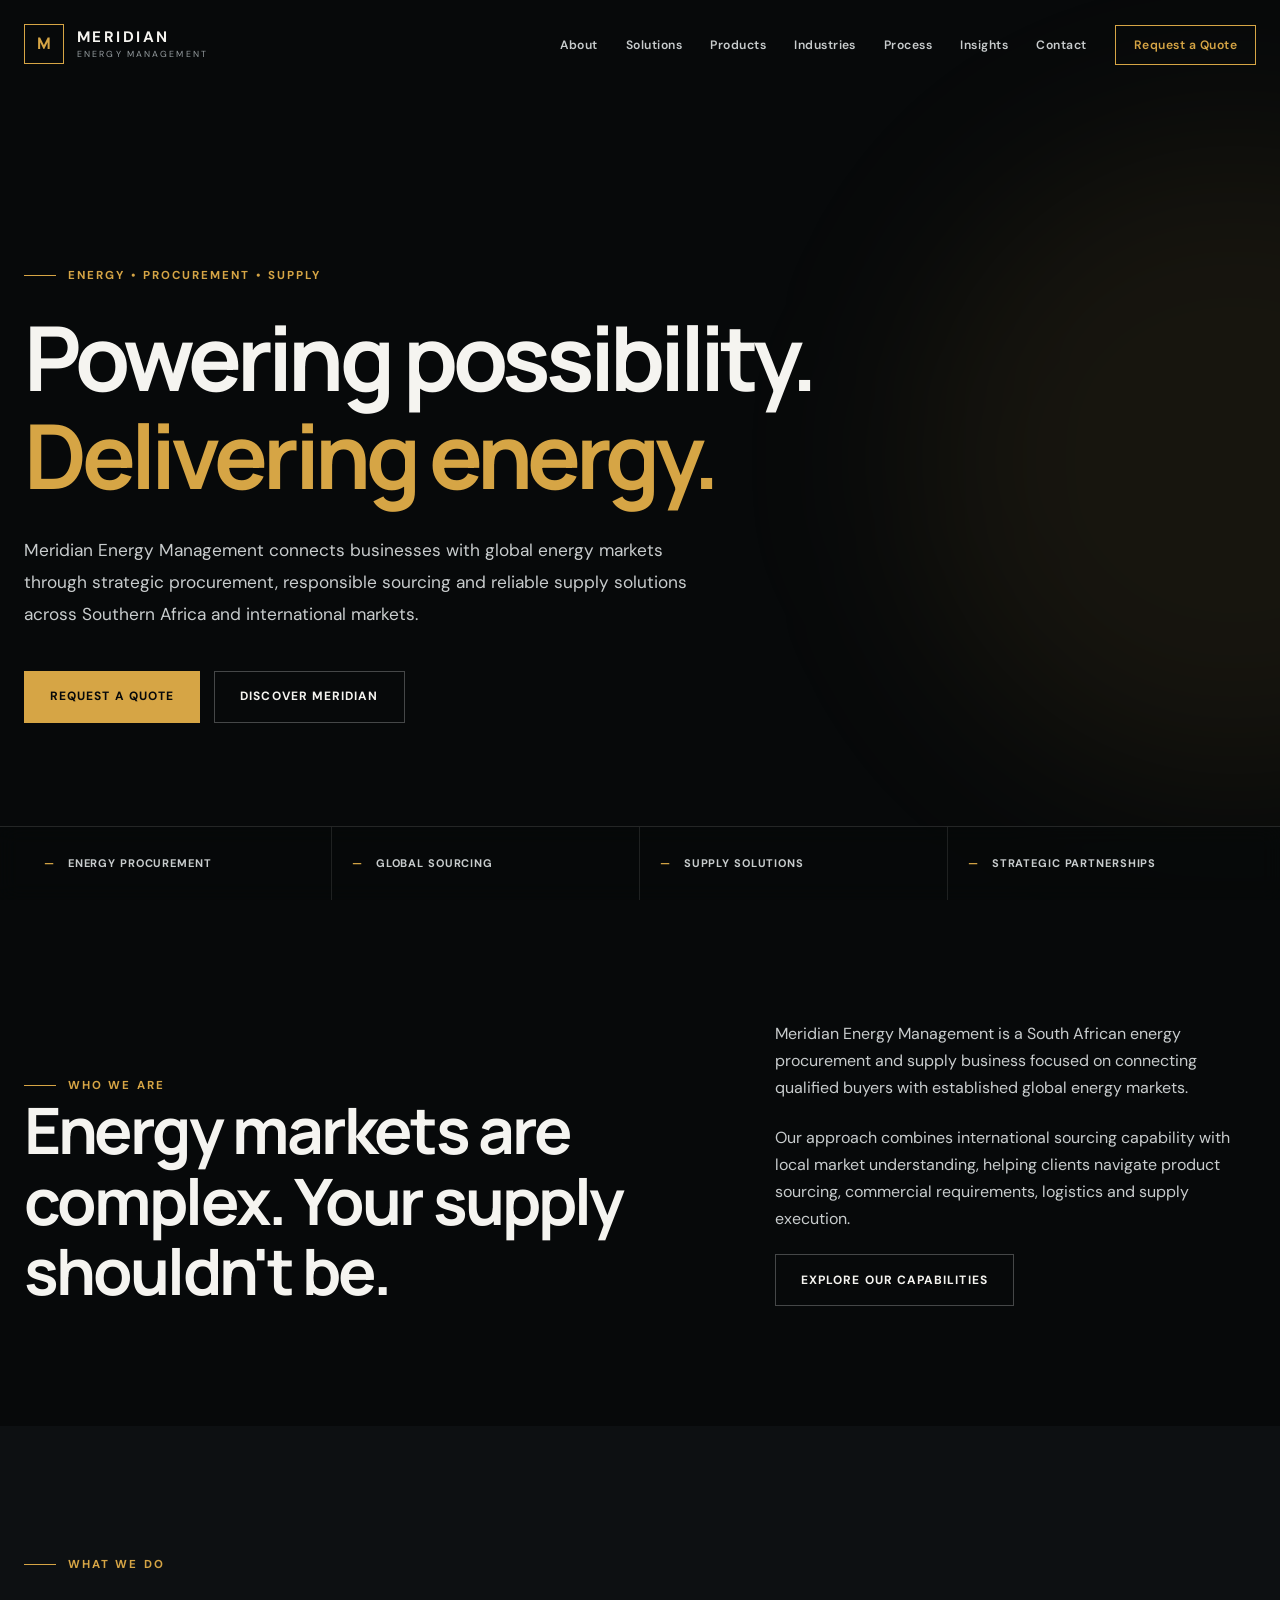
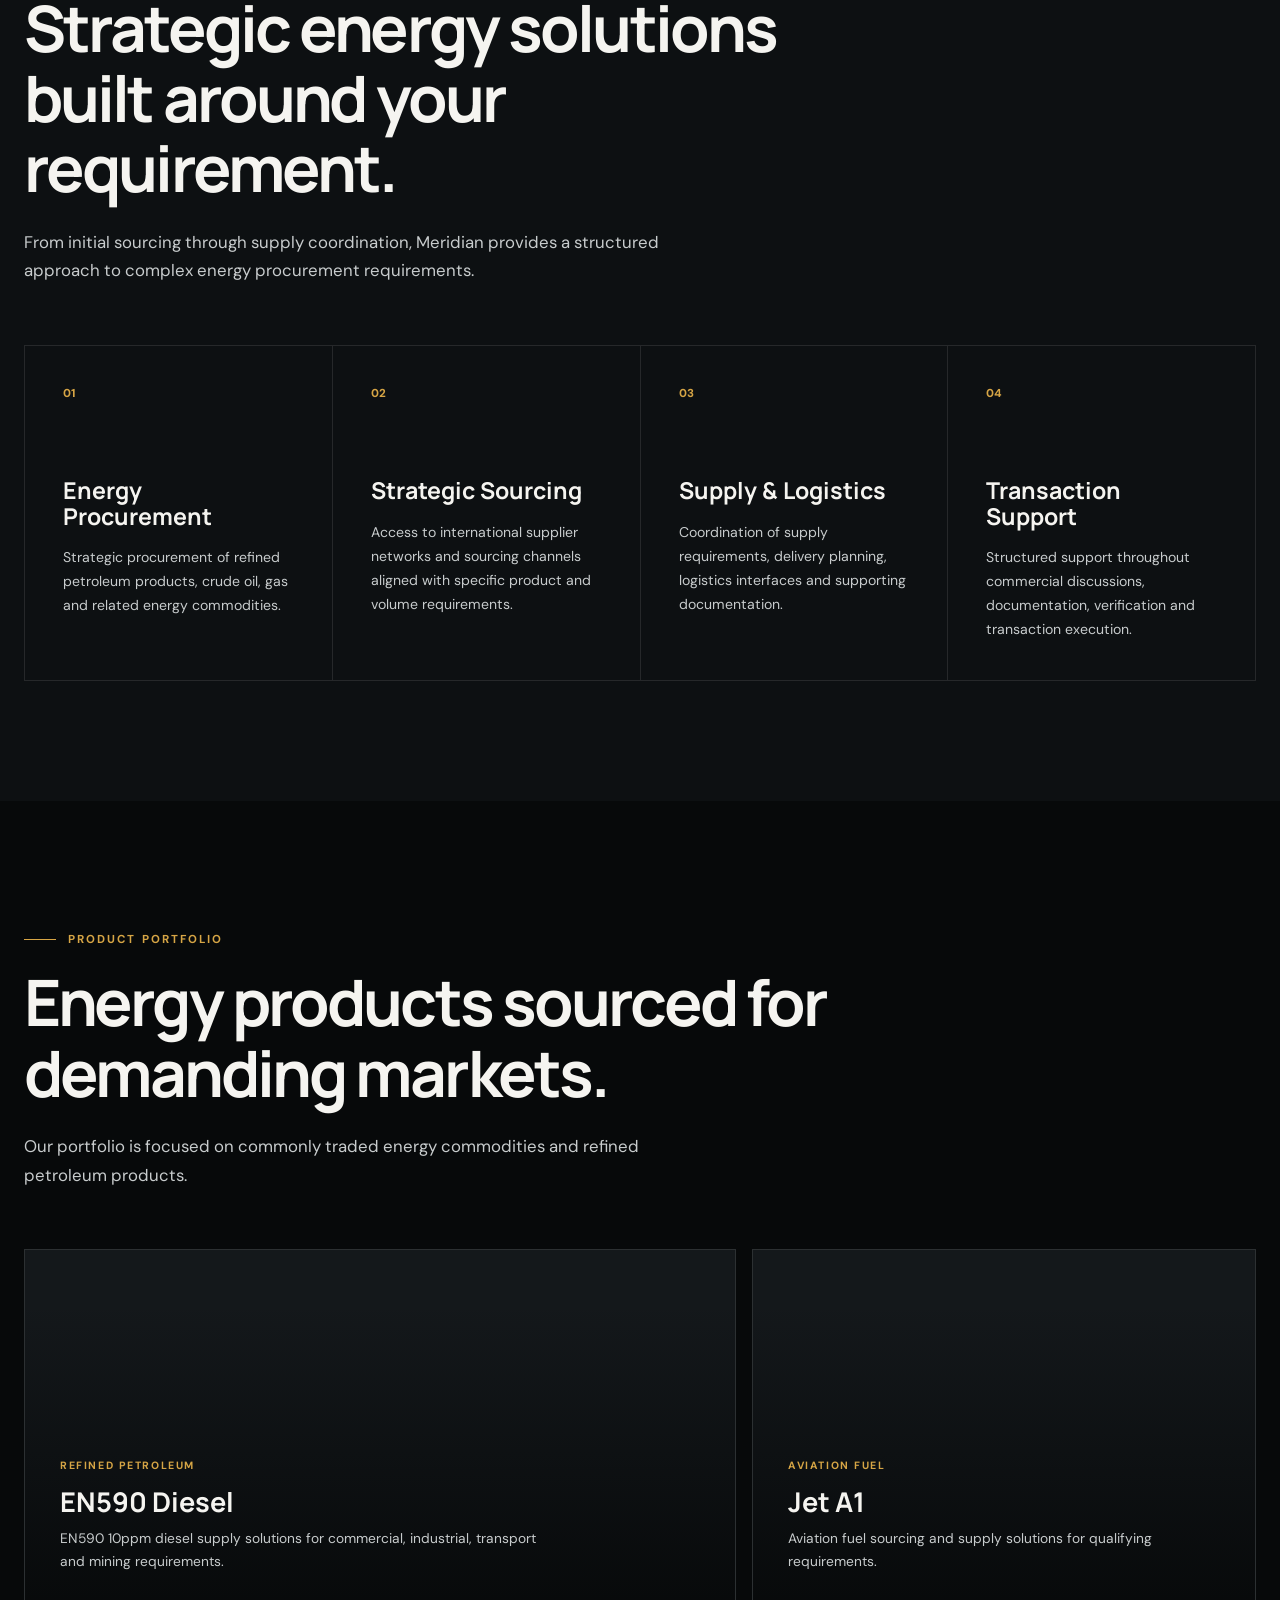
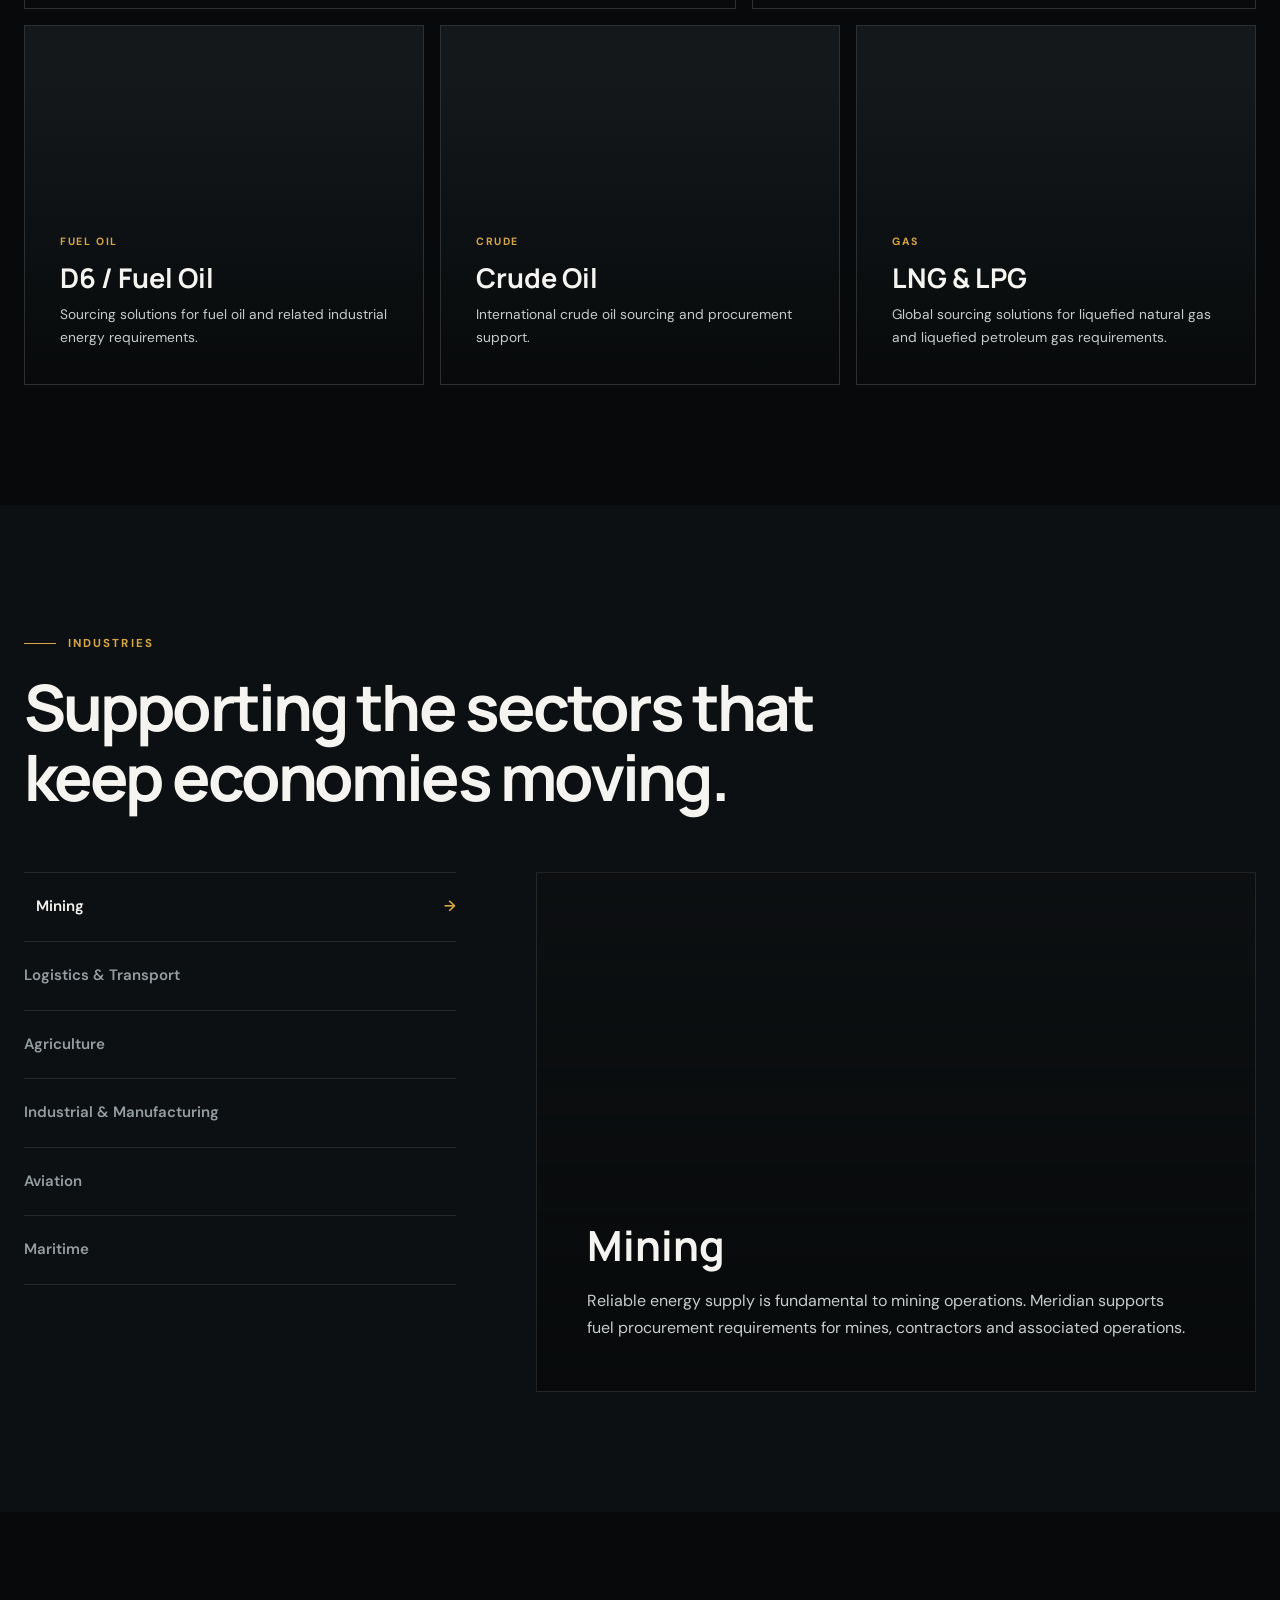
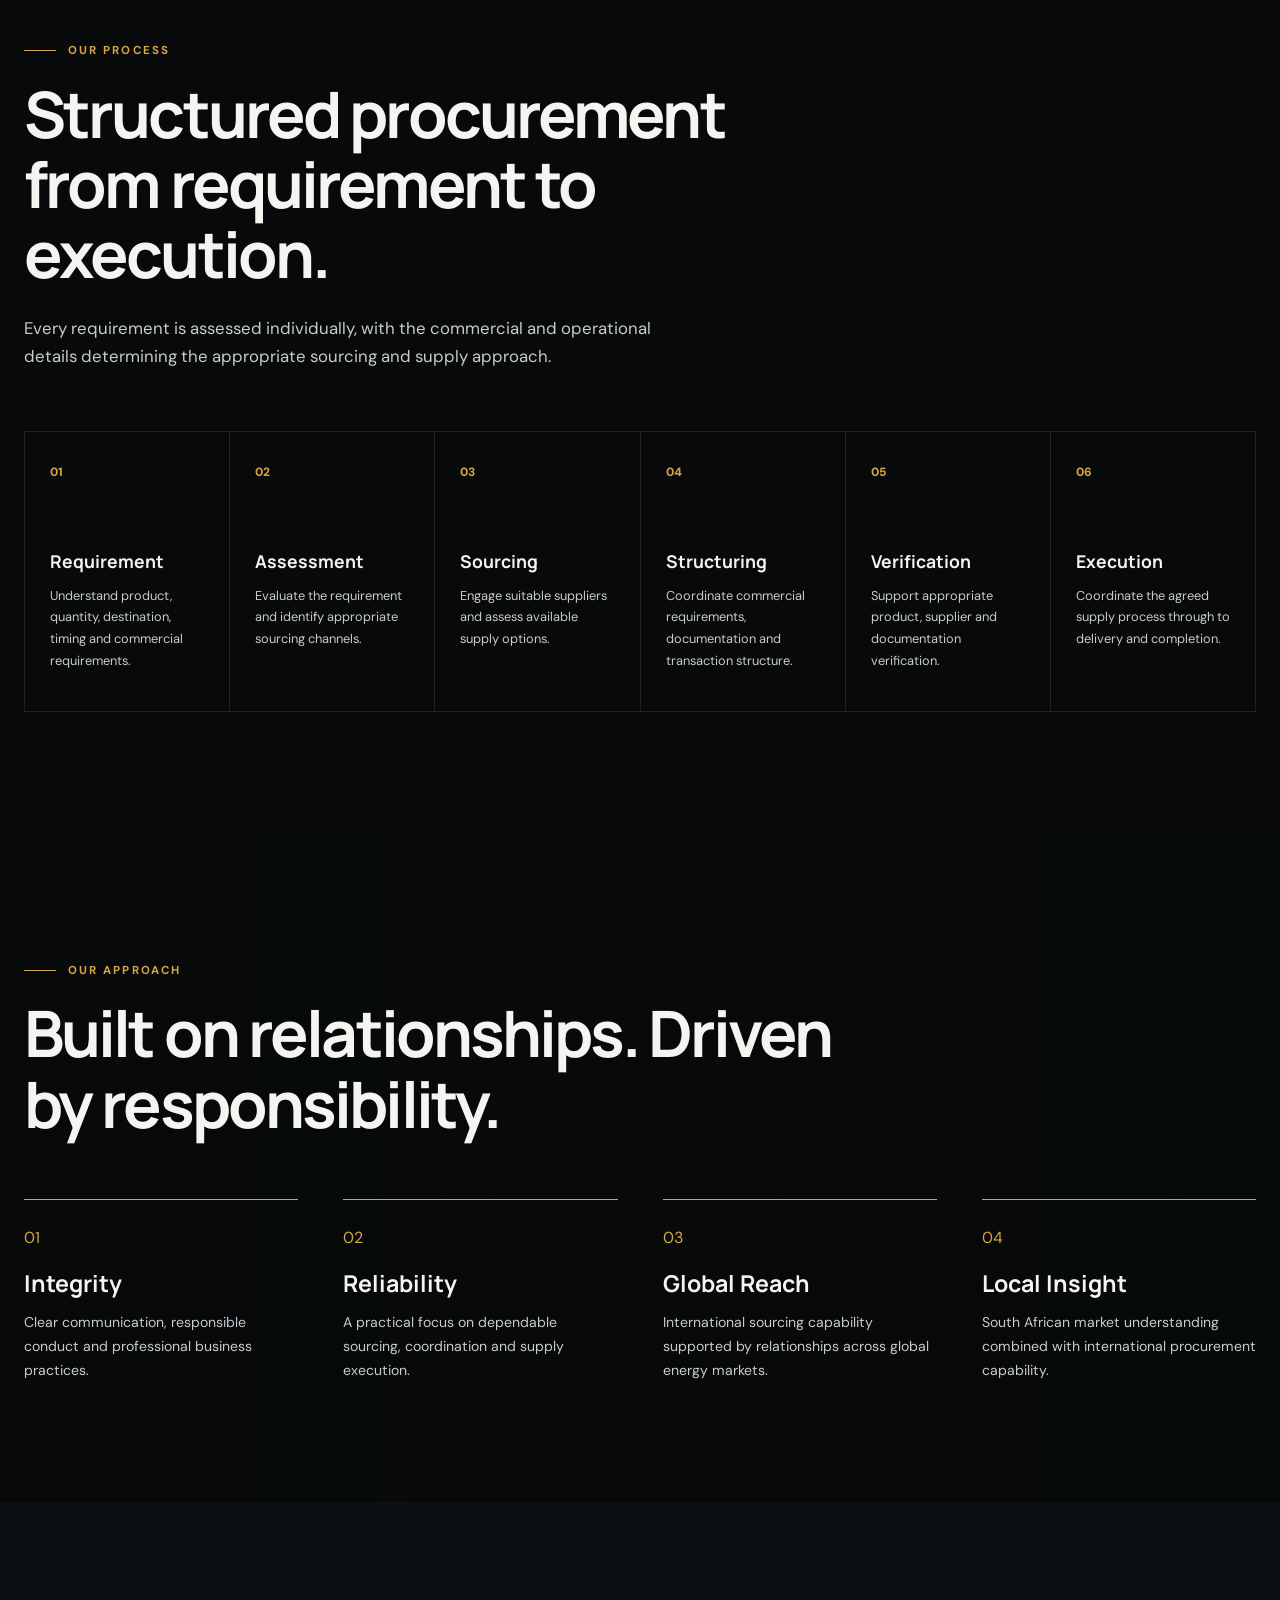
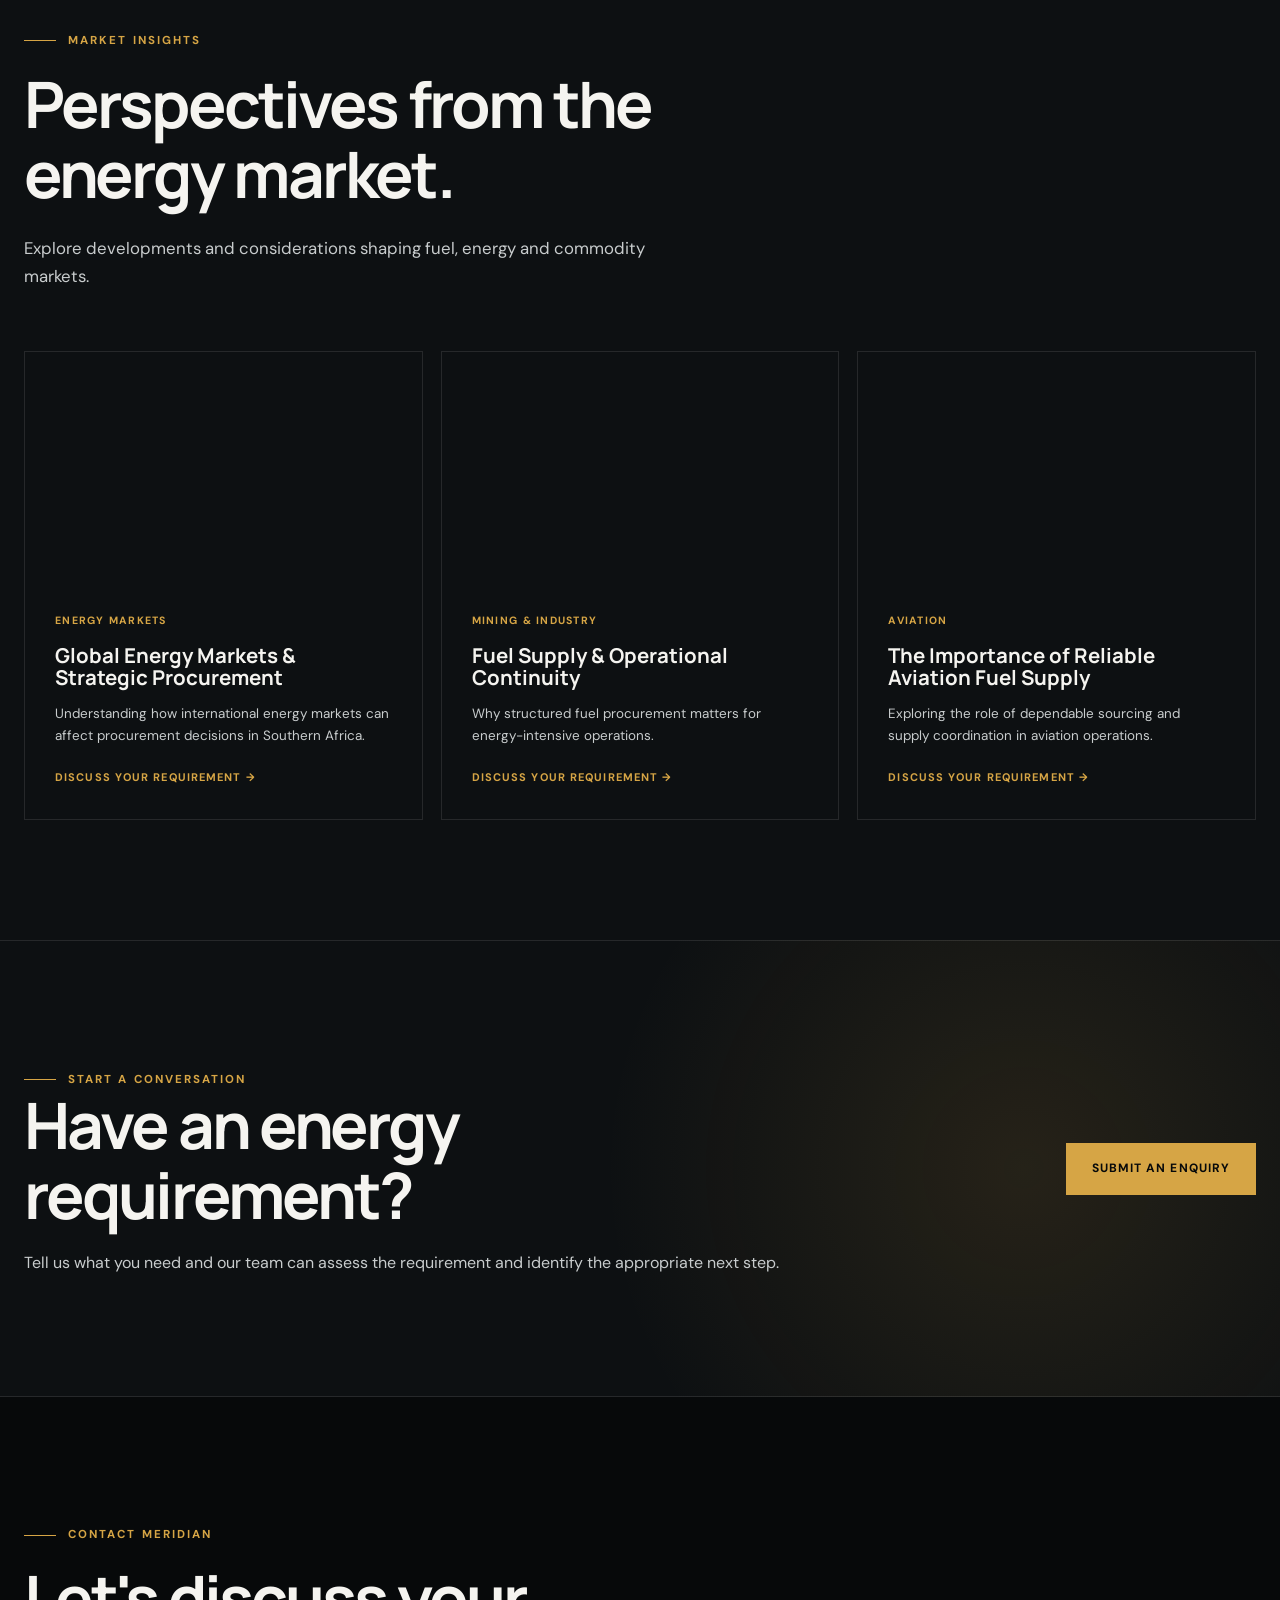
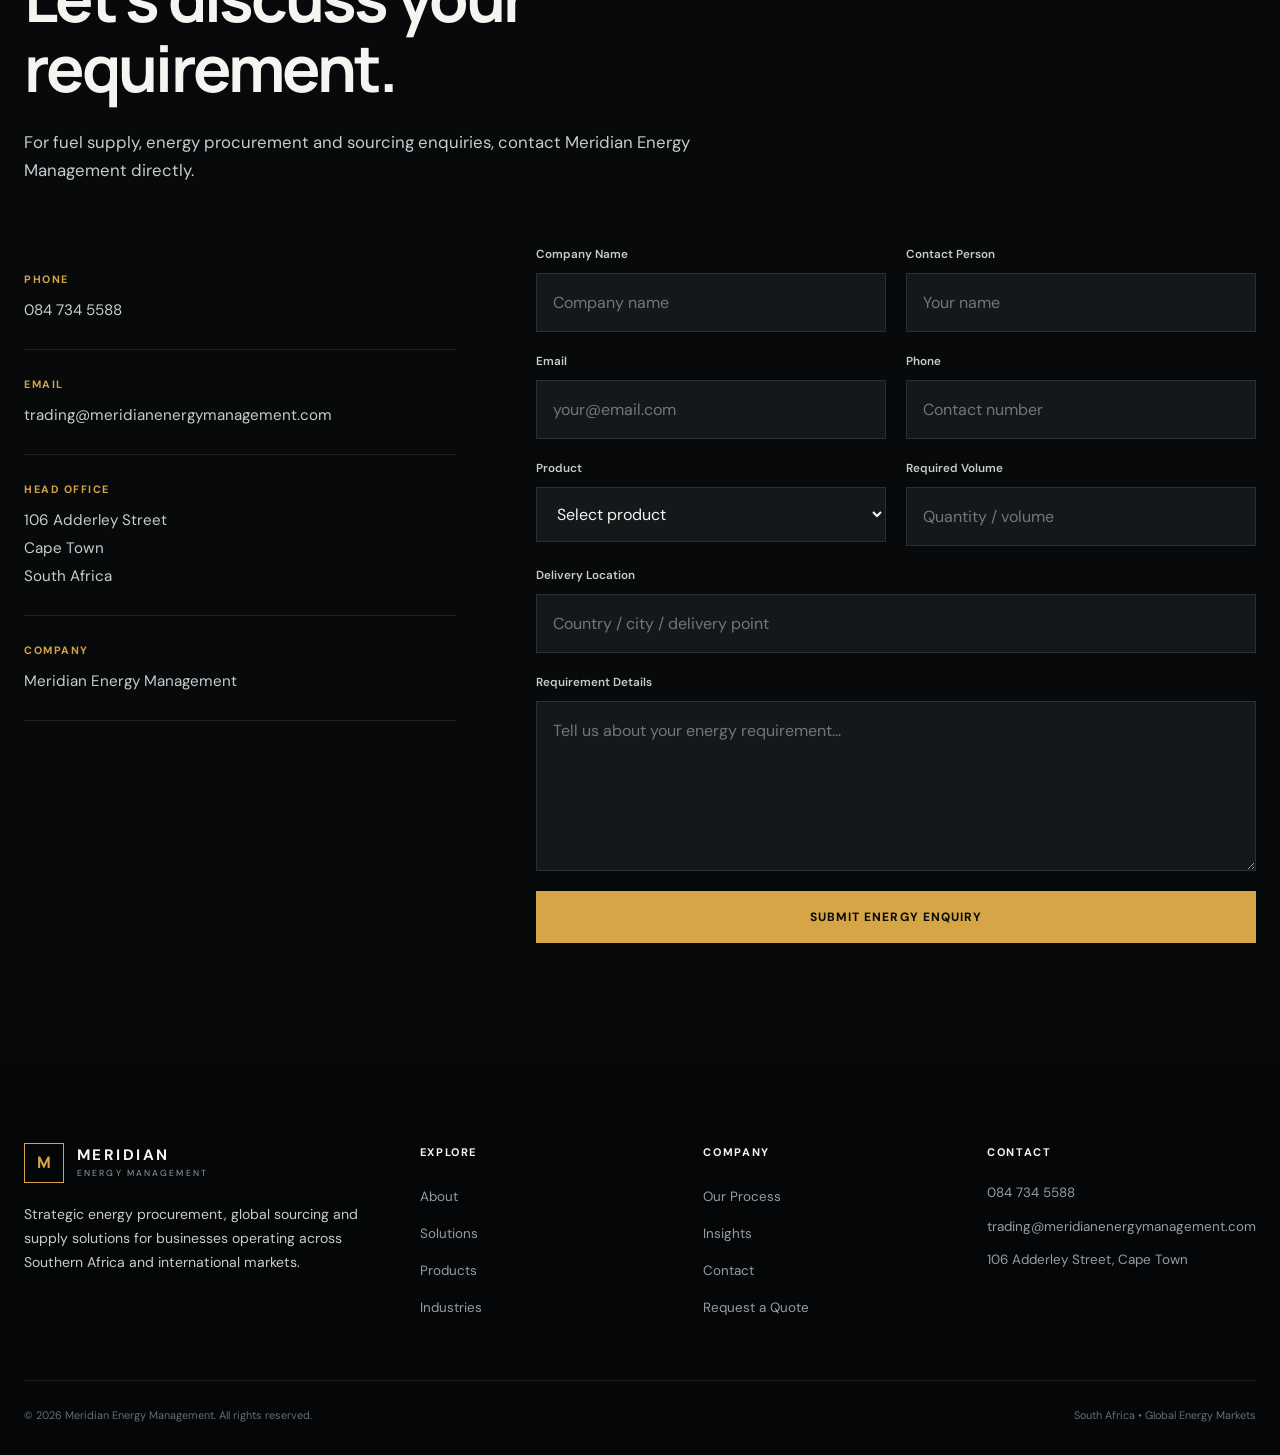
<file: index.html>
<!DOCTYPE html>
<html lang="en">
<head>
<meta charset="UTF-8">
<meta name="viewport" content="width=device-width, initial-scale=1.0">

<title>Meridian Energy Management | Strategic Energy Procurement & Supply</title>

<meta name="description" content="Meridian Energy Management provides strategic energy procurement, global sourcing and reliable fuel supply solutions across Southern Africa.">
<meta name="keywords" content="Meridian Energy Management, fuel supply South Africa, EN590 diesel, Jet A1, crude oil, LNG, LPG, energy procurement, fuel sourcing">
<meta name="author" content="Meridian Energy Management">

<meta property="og:title" content="Meridian Energy Management">
<meta property="og:description" content="Strategic energy procurement. Global sourcing. Reliable supply.">
<meta property="og:type" content="website">

<link rel="preconnect" href="https://fonts.googleapis.com">
<link rel="preconnect" href="https://fonts.gstatic.com" crossorigin>

<link href="https://fonts.googleapis.com/css2?family=DM+Sans:wght@400;500;600;700&family=Manrope:wght@500;600;700;800&display=swap" rel="stylesheet">

<style>

/* =========================================================
   MERIDIAN ENERGY MANAGEMENT
   SINGLE-FILE WEBSITE
   ========================================================= */

:root {
    --black:#07090a;
    --black2:#0d1012;
    --black3:#14181b;
    --black4:#1c2124;

    --white:#f5f4f0;
    --grey:#969da0;
    --grey-light:#c8cccd;

    --gold:#d6a545;
    --gold-light:#edc66d;
    --gold-dark:#9c7425;

    --border:rgba(255,255,255,.10);
    --gold-border:rgba(214,165,69,.30);

    --max:1240px;

    --ease:.35s ease;
}

/* RESET */

* {
    margin:0;
    padding:0;
    box-sizing:border-box;
}

html {
    scroll-behavior:smooth;
}

body {
    background:var(--black);
    color:var(--white);
    font-family:"DM Sans",Arial,sans-serif;
    line-height:1.7;
    overflow-x:hidden;
}

img {
    max-width:100%;
    display:block;
}

a {
    color:inherit;
    text-decoration:none;
}

button,
input,
textarea,
select {
    font:inherit;
}

button {
    cursor:pointer;
}

::selection {
    background:var(--gold);
    color:var(--black);
}

/* TYPOGRAPHY */

h1,h2,h3,h4 {
    font-family:"Manrope",Arial,sans-serif;
    line-height:1.1;
    font-weight:700;
}

h1 {
    font-size:clamp(3.1rem,7vw,6.7rem);
    letter-spacing:-.055em;
}

h2 {
    font-size:clamp(2.4rem,5vw,4.5rem);
    letter-spacing:-.045em;
}

h3 {
    font-size:1.45rem;
}

p {
    color:var(--grey-light);
}

.container {
    width:min(calc(100% - 48px),var(--max));
    margin:auto;
}

.section {
    padding:120px 0;
}

.dark {
    background:var(--black2);
}

.darker {
    background:var(--black3);
}

.eyebrow {
    display:inline-flex;
    align-items:center;
    gap:12px;

    color:var(--gold);

    font-size:.72rem;
    font-weight:700;
    letter-spacing:.18em;
    text-transform:uppercase;
}

.eyebrow:before {
    content:"";
    width:32px;
    height:1px;
    background:var(--gold);
}

.section-heading {
    max-width:820px;
    margin-bottom:60px;
}

.section-heading h2 {
    margin-top:18px;
}

.section-heading p {
    max-width:680px;
    margin-top:24px;
    font-size:1.05rem;
}

.gold {
    color:var(--gold);
}

/* =========================================================
   HEADER
   ========================================================= */

header {
    position:fixed;
    top:0;
    left:0;
    width:100%;
    z-index:999;

    transition:.35s ease;

    border-bottom:1px solid transparent;
}

header.scrolled {
    background:rgba(7,9,10,.94);
    border-color:var(--border);
    backdrop-filter:blur(18px);
}

.nav {
    height:88px;

    display:flex;
    align-items:center;
    justify-content:space-between;
}

.logo {
    display:flex;
    align-items:center;
    gap:13px;
}

.logo-mark {
    width:40px;
    height:40px;

    display:grid;
    place-items:center;

    border:1px solid var(--gold);

    color:var(--gold);

    font-family:"Manrope";
    font-weight:800;
}

.logo-text {
    display:flex;
    flex-direction:column;
    line-height:1;
}

.logo-text strong {
    font-size:.95rem;
    letter-spacing:.16em;
}

.logo-text span {
    margin-top:5px;
    color:var(--grey);
    font-size:.55rem;
    letter-spacing:.24em;
}

.nav-links {
    display:flex;
    align-items:center;
    gap:28px;
    list-style:none;
}

.nav-links a {
    position:relative;

    color:var(--grey-light);

    font-size:.76rem;
    font-weight:600;
    letter-spacing:.04em;

    transition:color var(--ease);
}

.nav-links a:after {
    content:"";

    position:absolute;
    left:0;
    bottom:-8px;

    width:0;
    height:1px;

    background:var(--gold);

    transition:width var(--ease);
}

.nav-links a:hover {
    color:var(--white);
}

.nav-links a:hover:after {
    width:100%;
}

.nav-quote {
    padding:11px 18px;
    border:1px solid var(--gold)!important;
    color:var(--gold)!important;
}

.nav-quote:hover {
    background:var(--gold);
    color:var(--black)!important;
}

.nav-quote:after {
    display:none;
}

.menu {
    display:none;

    width:42px;
    height:42px;

    border:1px solid var(--border);

    background:transparent;
    color:white;
}

/* =========================================================
   HERO
   ========================================================= */

.hero {
    min-height:100vh;

    position:relative;

    display:flex;
    align-items:center;

    background:
    linear-gradient(
        90deg,
        rgba(7,9,10,.98) 0%,
        rgba(7,9,10,.87) 38%,
        rgba(7,9,10,.50) 72%,
        rgba(7,9,10,.75) 100%
    ),
    url("https://images.unsplash.com/photo-1473448912268-2022ce9509d8?auto=format&fit=crop&w=2400&q=90")
    center/cover no-repeat;

    overflow:hidden;
}

.hero:after {
    content:"";

    position:absolute;

    width:650px;
    height:650px;

    right:-280px;
    top:15%;

    border-radius:50%;

    background:rgba(214,165,69,.08);

    filter:blur(90px);
}

.hero-content {
    position:relative;
    z-index:2;

    max-width:950px;

    padding-top:80px;
}

.hero h1 {
    margin-top:22px;
}

.hero h1 span {
    color:var(--gold);
}

.hero-text {
    max-width:670px;
    margin-top:30px;

    font-size:1.08rem;
    line-height:1.85;
}

.buttons {
    display:flex;
    flex-wrap:wrap;
    gap:14px;

    margin-top:40px;
}

.btn {
    min-height:52px;

    display:inline-flex;
    align-items:center;
    justify-content:center;

    padding:0 25px;

    border:1px solid transparent;

    font-size:.75rem;
    font-weight:700;
    letter-spacing:.09em;
    text-transform:uppercase;

    transition:all var(--ease);
}

.btn:hover {
    transform:translateY(-3px);
}

.btn-primary {
    background:var(--gold);
    color:var(--black);
}

.btn-primary:hover {
    background:var(--gold-light);
}

.btn-outline {
    border-color:rgba(255,255,255,.25);
    color:var(--white);
}

.btn-outline:hover {
    border-color:var(--gold);
    color:var(--gold);
}

.hero-bottom {
    position:absolute;
    bottom:0;
    left:0;
    width:100%;

    z-index:5;

    background:rgba(7,9,10,.68);

    border-top:1px solid rgba(255,255,255,.12);

    backdrop-filter:blur(10px);
}

.hero-bottom-grid {
    display:grid;
    grid-template-columns:repeat(4,1fr);
}

.hero-bottom-item {
    padding:27px 20px;

    border-right:1px solid var(--border);

    color:var(--grey-light);

    font-size:.69rem;
    font-weight:700;
    letter-spacing:.08em;
    text-transform:uppercase;
}

.hero-bottom-item:last-child {
    border-right:0;
}

.hero-bottom-item:before {
    content:"—";
    color:var(--gold);
    margin-right:9px;
}

/* =========================================================
   INTRO
   ========================================================= */

.intro-grid {
    display:grid;
    grid-template-columns:1.15fr .85fr;
    gap:100px;
    align-items:end;
}

.intro h2 {
    max-width:800px;
}

.intro-copy {
    max-width:500px;
}

.intro-copy p {
    margin-bottom:22px;
}

/* =========================================================
   CAPABILITIES
   ========================================================= */

.capabilities {
    display:grid;
    grid-template-columns:repeat(4,1fr);

    border-left:1px solid var(--border);
    border-top:1px solid var(--border);
}

.capability {
    min-height:320px;

    padding:38px;

    border-right:1px solid var(--border);
    border-bottom:1px solid var(--border);

    background:var(--black2);

    transition:all var(--ease);
}

.capability:hover {
    background:var(--black3);
    transform:translateY(-6px);
}

.cap-number {
    color:var(--gold);
    font-size:.72rem;
    font-weight:800;
}

.capability h3 {
    margin-top:75px;
}

.capability p {
    margin-top:17px;
    font-size:.88rem;
}

/* =========================================================
   PRODUCTS
   ========================================================= */

.products {
    display:grid;
    grid-template-columns:repeat(12,1fr);
    gap:16px;
}

.product {
    min-height:360px;

    position:relative;

    display:flex;
    align-items:flex-end;

    padding:35px;

    overflow:hidden;

    border:1px solid var(--border);

    background:var(--black3);

    transition:all var(--ease);
}

.product:hover {
    transform:translateY(-7px);
    border-color:var(--gold-border);
}

.product:nth-child(1) {
    grid-column:span 7;
}

.product:nth-child(2) {
    grid-column:span 5;
}

.product:nth-child(3),
.product:nth-child(4),
.product:nth-child(5) {
    grid-column:span 4;
}

.product-bg {
    position:absolute;
    inset:0;

    background-position:center;
    background-size:cover;

    filter:saturate(.55);

    transition:transform .8s ease,filter .8s ease;
}

.product:hover .product-bg {
    transform:scale(1.06);
    filter:saturate(.8);
}

.product:after {
    content:"";

    position:absolute;
    inset:0;

    background:linear-gradient(
        180deg,
        transparent 15%,
        rgba(7,9,10,.96) 100%
    );
}

.product-content {
    position:relative;
    z-index:2;
}

.product-tag {
    color:var(--gold);

    font-size:.66rem;
    font-weight:700;
    letter-spacing:.15em;
    text-transform:uppercase;
}

.product h3 {
    margin-top:12px;
    font-size:1.7rem;
}

.product p {
    margin-top:10px;
    max-width:480px;
    font-size:.86rem;
}

/* =========================================================
   INDUSTRIES
   ========================================================= */

.industry-layout {
    display:grid;
    grid-template-columns:.75fr 1.25fr;
    gap:80px;
}

.industry-tabs {
    border-top:1px solid var(--border);
}

.industry-tab {
    width:100%;

    display:flex;
    justify-content:space-between;
    align-items:center;

    padding:21px 0;

    border:0;
    border-bottom:1px solid var(--border);

    background:none;

    color:var(--grey);

    text-align:left;

    font-size:.94rem;
    font-weight:600;

    transition:all var(--ease);
}

.industry-tab span {
    color:var(--gold);
    opacity:0;
}

.industry-tab:hover,
.industry-tab.active {
    color:var(--white);
    padding-left:12px;
}

.industry-tab:hover span,
.industry-tab.active span {
    opacity:1;
}

.industry-display {
    min-height:520px;

    position:relative;

    display:flex;
    align-items:flex-end;

    padding:50px;

    border:1px solid var(--border);

    background:
    linear-gradient(
        180deg,
        rgba(7,9,10,.10),
        rgba(7,9,10,.95)
    ),
    url("https://images.unsplash.com/photo-1504917595217-d4dc5ebe6122?auto=format&fit=crop&w=1800&q=85")
    center/cover;
}

.industry-display h3 {
    font-size:2.6rem;
}

.industry-display p {
    margin-top:18px;
    max-width:600px;
}

/* =========================================================
   PROCESS
   ========================================================= */

.process {
    display:grid;
    grid-template-columns:repeat(6,1fr);

    border-left:1px solid var(--border);
    border-top:1px solid var(--border);
}

.step {
    min-height:280px;

    padding:30px 25px;

    border-right:1px solid var(--border);
    border-bottom:1px solid var(--border);
}

.step-number {
    color:var(--gold);
    font-size:.75rem;
    font-weight:800;
}

.step h3 {
    margin-top:70px;
    font-size:1.1rem;
}

.step p {
    margin-top:13px;
    font-size:.8rem;
}

/* =========================================================
   VALUES
   ========================================================= */

.values {
    background:
    linear-gradient(
        90deg,
        rgba(7,9,10,.98),
        rgba(7,9,10,.80)
    ),
    url("https://images.unsplash.com/photo-1518770660439-4636190af475?auto=format&fit=crop&w=2400&q=85")
    center/cover;
}

.values-grid {
    display:grid;
    grid-template-columns:repeat(4,1fr);
    gap:45px;
}

.value {
    padding-top:24px;
    border-top:1px solid var(--gold);
}

.value h3 {
    margin-top:20px;
}

.value p {
    margin-top:14px;
    font-size:.88rem;
}

/* =========================================================
   INSIGHTS
   ========================================================= */

.insights {
    display:grid;
    grid-template-columns:repeat(3,1fr);
    gap:18px;
}

.insight {
    overflow:hidden;

    border:1px solid var(--border);

    background:var(--black2);

    transition:all var(--ease);
}

.insight:hover {
    transform:translateY(-6px);
    border-color:var(--gold-border);
}

.insight-image {
    height:230px;
    background-size:cover;
    background-position:center;
}

.insight-body {
    padding:30px;
}

.insight-date {
    color:var(--gold);
    font-size:.66rem;
    font-weight:700;
    letter-spacing:.12em;
    text-transform:uppercase;
}

.insight h3 {
    margin-top:14px;
    font-size:1.28rem;
}

.insight p {
    margin-top:14px;
    font-size:.84rem;
}

.read {
    display:inline-block;
    margin-top:20px;

    color:var(--gold);

    font-size:.69rem;
    font-weight:700;
    letter-spacing:.1em;
    text-transform:uppercase;
}

/* =========================================================
   CTA
   ========================================================= */

.cta {
    border-top:1px solid var(--border);
    border-bottom:1px solid var(--border);

    background:
    radial-gradient(
        circle at 80% 50%,
        rgba(214,165,69,.12),
        transparent 40%
    ),
    var(--black2);
}

.cta-inner {
    display:flex;
    align-items:center;
    justify-content:space-between;
    gap:50px;
}

.cta h2 {
    max-width:800px;
}

.cta p {
    margin-top:18px;
}

/* =========================================================
   CONTACT
   ========================================================= */

.contact-grid {
    display:grid;
    grid-template-columns:.75fr 1.25fr;
    gap:80px;
}

.contact-item {
    padding:25px 0;
    border-bottom:1px solid var(--border);
}

.contact-item small {
    display:block;

    margin-bottom:8px;

    color:var(--gold);

    font-size:.67rem;
    font-weight:700;
    letter-spacing:.14em;
    text-transform:uppercase;
}

.contact-item a,
.contact-item span {
    color:var(--grey-light);
    font-size:.95rem;
}

.contact-item a:hover {
    color:var(--gold);
}

/* FORM */

.form-grid {
    display:grid;
    grid-template-columns:repeat(2,1fr);
    gap:20px;
}

.form-group {
    display:flex;
    flex-direction:column;
    gap:8px;
}

.form-group.full {
    grid-column:1/-1;
}

.form-group label {
    color:var(--grey-light);
    font-size:.73rem;
    font-weight:600;
}

.form-group input,
.form-group textarea,
.form-group select {
    width:100%;

    padding:15px 16px;

    background:var(--black3);

    border:1px solid var(--border);

    color:var(--white);

    outline:none;
}

.form-group textarea {
    min-height:170px;
    resize:vertical;
}

.form-group input:focus,
.form-group textarea:focus,
.form-group select:focus {
    border-color:var(--gold);
}

/* =========================================================
   FOOTER
   ========================================================= */

footer {
    padding:80px 0 30px;
    background:#050607;
}

.footer-grid {
    display:grid;
    grid-template-columns:1.5fr 1fr 1fr 1.2fr;
    gap:60px;

    padding-bottom:60px;

    border-bottom:1px solid var(--border);
}

.footer-brand p {
    max-width:380px;
    margin-top:20px;
    font-size:.88rem;
}

.footer-title {
    margin-bottom:20px;

    color:var(--white);

    font-size:.69rem;
    font-weight:700;
    letter-spacing:.15em;
    text-transform:uppercase;
}

.footer-links {
    list-style:none;

    display:flex;
    flex-direction:column;
    gap:10px;
}

.footer-links a {
    color:var(--grey);
    font-size:.84rem;
}

.footer-links a:hover {
    color:var(--gold);
}

.footer-contact {
    display:flex;
    flex-direction:column;
    gap:11px;
}

.footer-contact a {
    color:var(--grey);
    font-size:.84rem;
}

.footer-contact a:hover {
    color:var(--gold);
}

.footer-bottom {
    padding-top:25px;

    display:flex;
    justify-content:space-between;

    color:#666d70;

    font-size:.68rem;
}

/* =========================================================
   REVEAL
   ========================================================= */

.reveal {
    opacity:0;
    transform:translateY(30px);

    transition:
        opacity .8s ease,
        transform .8s ease;
}

.reveal.visible {
    opacity:1;
    transform:translateY(0);
}

/* =========================================================
   SCROLLBAR
   ========================================================= */

::-webkit-scrollbar {
    width:9px;
}

::-webkit-scrollbar-track {
    background:var(--black);
}

::-webkit-scrollbar-thumb {
    background:#292e31;
}

::-webkit-scrollbar-thumb:hover {
    background:var(--gold-dark);
}

/* =========================================================
   MOBILE
   ========================================================= */

@media(max-width:1000px) {

    .nav-links {
        position:absolute;
        top:88px;
        left:0;

        width:100%;

        display:none;
        flex-direction:column;
        align-items:stretch;

        padding:25px;

        background:rgba(7,9,10,.98);

        border-bottom:1px solid var(--border);
    }

    .nav-links.active {
        display:flex;
    }

    .nav-links a {
        padding:10px 0;
    }

    .menu {
        display:block;
    }

    .intro-grid,
    .industry-layout,
    .contact-grid {
        grid-template-columns:1fr;
        gap:50px;
    }

    .capabilities {
        grid-template-columns:repeat(2,1fr);
    }

    .process {
        grid-template-columns:repeat(3,1fr);
    }

    .values-grid {
        grid-template-columns:repeat(2,1fr);
    }

    .footer-grid {
        grid-template-columns:repeat(2,1fr);
    }
}

@media(max-width:700px) {

    .container {
        width:calc(100% - 32px);
    }

    .section {
        padding:80px 0;
    }

    .nav {
        height:74px;
    }

    .nav-links {
        top:74px;
    }

    .hero {
        min-height:850px;

        background:
        linear-gradient(
            180deg,
            rgba(7,9,10,.48),
            rgba(7,9,10,.97)
        ),
        url("https://images.unsplash.com/photo-1473448912268-2022ce9509d8?auto=format&fit=crop&w=1600&q=85")
        center/cover;
    }

    .hero-content {
        padding-top:90px;
    }

    h1 {
        font-size:clamp(2.8rem,13vw,4.5rem);
    }

    h2 {
        font-size:clamp(2.2rem,10vw,3.4rem);
    }

    .hero-text {
        font-size:.95rem;
    }

    .buttons {
        flex-direction:column;
        align-items:stretch;
    }

    .btn {
        width:100%;
    }

    .hero-bottom-grid {
        grid-template-columns:repeat(2,1fr);
    }

    .hero-bottom-item {
        padding:16px 10px;
        font-size:.58rem;
    }

    .capabilities {
        grid-template-columns:1fr;
    }

    .products {
        grid-template-columns:1fr;
    }

    .product,
    .product:nth-child(1),
    .product:nth-child(2),
    .product:nth-child(3),
    .product:nth-child(4),
    .product:nth-child(5) {
        grid-column:span 1;
        min-height:320px;
    }

    .industry-display {
        min-height:430px;
        padding:30px;
    }

    .industry-display h3 {
        font-size:2rem;
    }

    .process {
        grid-template-columns:repeat(2,1fr);
    }

    .step {
        min-height:230px;
    }

    .step h3 {
        margin-top:50px;
    }

    .values-grid {
        grid-template-columns:1fr;
    }

    .insights {
        grid-template-columns:1fr;
    }

    .cta-inner {
        flex-direction:column;
        align-items:flex-start;
    }

    .contact-grid {
        gap:30px;
    }

    .form-grid {
        grid-template-columns:1fr;
    }

    .form-group.full {
        grid-column:auto;
    }

    .footer-grid {
        grid-template-columns:1fr;
        gap:40px;
    }

    .footer-bottom {
        flex-direction:column;
        gap:8px;
    }
}

</style>
</head>

<body>

<!-- ======================================================
     HEADER
     ====================================================== -->

<header id="header">

<nav class="nav container">

<a href="#home" class="logo">

<div class="logo-mark">M</div>

<div class="logo-text">
<strong>MERIDIAN</strong>
<span>ENERGY MANAGEMENT</span>
</div>

</a>

<ul class="nav-links" id="navLinks">

<li><a href="#about">About</a></li>
<li><a href="#solutions">Solutions</a></li>
<li><a href="#products">Products</a></li>
<li><a href="#industries">Industries</a></li>
<li><a href="#process">Process</a></li>
<li><a href="#insights">Insights</a></li>
<li><a href="#contact">Contact</a></li>

<li>
<a href="#quote" class="nav-quote">Request a Quote</a>
</li>

</ul>

<button class="menu" id="menuButton">☰</button>

</nav>

</header>


<!-- ======================================================
     HERO
     ====================================================== -->

<section class="hero" id="home">

<div class="container">

<div class="hero-content reveal">

<div class="eyebrow">
Energy • Procurement • Supply
</div>

<h1>
Powering possibility.<br>
<span>Delivering energy.</span>
</h1>

<p class="hero-text">
Meridian Energy Management connects businesses with global energy markets through strategic procurement, responsible sourcing and reliable supply solutions across Southern Africa and international markets.
</p>

<div class="buttons">

<a href="#quote" class="btn btn-primary">
Request a Quote
</a>

<a href="#about" class="btn btn-outline">
Discover Meridian
</a>

</div>

</div>

</div>


<div class="hero-bottom">

<div class="hero-bottom-grid container">

<div class="hero-bottom-item">
Energy Procurement
</div>

<div class="hero-bottom-item">
Global Sourcing
</div>

<div class="hero-bottom-item">
Supply Solutions
</div>

<div class="hero-bottom-item">
Strategic Partnerships
</div>

</div>

</div>

</section>


<!-- ======================================================
     ABOUT / INTRO
     ====================================================== -->

<section class="section intro" id="about">

<div class="container intro-grid">

<div class="reveal">

<div class="eyebrow">
Who We Are
</div>

<h2>
Energy markets are complex.
<strong> Your supply shouldn't be.</strong>
</h2>

</div>

<div class="intro-copy reveal">

<p>
Meridian Energy Management is a South African energy procurement and supply business focused on connecting qualified buyers with established global energy markets.
</p>

<p>
Our approach combines international sourcing capability with local market understanding, helping clients navigate product sourcing, commercial requirements, logistics and supply execution.
</p>

<a href="#solutions" class="btn btn-outline">
Explore Our Capabilities
</a>

</div>

</div>

</section>


<!-- ======================================================
     SOLUTIONS
     ====================================================== -->

<section class="section dark" id="solutions">

<div class="container">

<div class="section-heading reveal">

<div class="eyebrow">
What We Do
</div>

<h2>
Strategic energy solutions built around your requirement.
</h2>

<p>
From initial sourcing through supply coordination, Meridian provides a structured approach to complex energy procurement requirements.
</p>

</div>


<div class="capabilities">

<div class="capability reveal">

<div class="cap-number">01</div>

<h3>Energy Procurement</h3>

<p>
Strategic procurement of refined petroleum products, crude oil, gas and related energy commodities.
</p>

</div>


<div class="capability reveal">

<div class="cap-number">02</div>

<h3>Strategic Sourcing</h3>

<p>
Access to international supplier networks and sourcing channels aligned with specific product and volume requirements.
</p>

</div>


<div class="capability reveal">

<div class="cap-number">03</div>

<h3>Supply & Logistics</h3>

<p>
Coordination of supply requirements, delivery planning, logistics interfaces and supporting documentation.
</p>

</div>


<div class="capability reveal">

<div class="cap-number">04</div>

<h3>Transaction Support</h3>

<p>
Structured support throughout commercial discussions, documentation, verification and transaction execution.
</p>

</div>

</div>

</div>

</section>


<!-- ======================================================
     PRODUCTS
     ====================================================== -->

<section class="section" id="products">

<div class="container">

<div class="section-heading reveal">

<div class="eyebrow">
Product Portfolio
</div>

<h2>
Energy products sourced for demanding markets.
</h2>

<p>
Our portfolio is focused on commonly traded energy commodities and refined petroleum products.
</p>

</div>


<div class="products">


<div class="product reveal">

<div class="product-bg"
style="background-image:url('https://images.unsplash.com/photo-1565610222536-ef125c59da2e?auto=format&fit=crop&w=1600&q=85');">
</div>

<div class="product-content">

<div class="product-tag">
Refined Petroleum
</div>

<h3>EN590 Diesel</h3>

<p>
EN590 10ppm diesel supply solutions for commercial, industrial, transport and mining requirements.
</p>

</div>

</div>


<div class="product reveal">

<div class="product-bg"
style="background-image:url('https://images.unsplash.com/photo-1518770660439-4636190af475?auto=format&fit=crop&w=1600&q=85');">
</div>

<div class="product-content">

<div class="product-tag">
Aviation Fuel
</div>

<h3>Jet A1</h3>

<p>
Aviation fuel sourcing and supply solutions for qualifying requirements.
</p>

</div>

</div>


<div class="product reveal">

<div class="product-bg"
style="background-image:url('https://images.unsplash.com/photo-1581094794329-c8112a89af12?auto=format&fit=crop&w=1600&q=85');">
</div>

<div class="product-content">

<div class="product-tag">
Fuel Oil
</div>

<h3>D6 / Fuel Oil</h3>

<p>
Sourcing solutions for fuel oil and related industrial energy requirements.
</p>

</div>

</div>


<div class="product reveal">

<div class="product-bg"
style="background-image:url('https://images.unsplash.com/photo-1473448912268-2022ce9509d8?auto=format&fit=crop&w=1600&q=85');">
</div>

<div class="product-content">

<div class="product-tag">
Crude
</div>

<h3>Crude Oil</h3>

<p>
International crude oil sourcing and procurement support.
</p>

</div>

</div>


<div class="product reveal">

<div class="product-bg"
style="background-image:url('https://images.unsplash.com/photo-1474487548417-781cb71495f3?auto=format&fit=crop&w=1600&q=85');">
</div>

<div class="product-content">

<div class="product-tag">
Gas
</div>

<h3>LNG & LPG</h3>

<p>
Global sourcing solutions for liquefied natural gas and liquefied petroleum gas requirements.
</p>

</div>

</div>


</div>

</div>

</section>


<!-- ======================================================
     INDUSTRIES
     ====================================================== -->

<section class="section dark" id="industries">

<div class="container">

<div class="section-heading reveal">

<div class="eyebrow">
Industries
</div>

<h2>
Supporting the sectors that keep economies moving.
</h2>

</div>


<div class="industry-layout">


<div class="industry-tabs">

<button class="industry-tab active"
data-title="Mining"
data-text="Reliable energy supply is fundamental to mining operations. Meridian supports fuel procurement requirements for mines, contractors and associated operations."
data-image="https://images.unsplash.com/photo-1513828583688-c52646db42da?auto=format&fit=crop&w=1800&q=85">
Mining
<span>→</span>
</button>


<button class="industry-tab"
data-title="Logistics & Transport"
data-text="Fuel is a critical operating input for transport fleets. We support structured procurement and supply requirements for logistics and commercial transport operations."
data-image="https://images.unsplash.com/photo-1519003722824-194d4455a60c?auto=format&fit=crop&w=1800&q=85">
Logistics & Transport
<span>→</span>
</button>


<button class="industry-tab"
data-title="Agriculture"
data-text="Agricultural operations depend on dependable energy availability. Meridian supports fuel requirements for farming, equipment and associated logistics."
data-image="https://images.unsplash.com/photo-1500076656116-558758c991c1?auto=format&fit=crop&w=1800&q=85">
Agriculture
<span>→</span>
</button>


<button class="industry-tab"
data-title="Industrial & Manufacturing"
data-text="Manufacturing and industrial environments require dependable energy inputs. We assist businesses with structured procurement and supply requirements."
data-image="https://images.unsplash.com/photo-1565793298595-6a879b1d9492?auto=format&fit=crop&w=1800&q=85">
Industrial & Manufacturing
<span>→</span>
</button>


<button class="industry-tab"
data-title="Aviation"
data-text="Meridian supports aviation fuel sourcing requirements including Jet A1 for qualifying buyers and operational requirements."
data-image="https://images.unsplash.com/photo-1436491865332-7a61a109cc05?auto=format&fit=crop&w=1800&q=85">
Aviation
<span>→</span>
</button>


<button class="industry-tab"
data-title="Maritime"
data-text="Energy supply is essential across maritime operations. Meridian supports fuel and energy sourcing requirements for qualifying marine applications."
data-image="https://images.unsplash.com/photo-1544551763-46a013bb70d5?auto=format&fit=crop&w=1800&q=85">
Maritime
<span>→</span>
</button>

</div>


<div class="industry-display" id="industryDisplay">

<div>

<h3 id="industryTitle">
Mining
</h3>

<p id="industryText">
Reliable energy supply is fundamental to mining operations. Meridian supports fuel procurement requirements for mines, contractors and associated operations.
</p>

</div>

</div>


</div>

</div>

</section>


<!-- ======================================================
     PROCESS
     ====================================================== -->

<section class="section" id="process">

<div class="container">

<div class="section-heading reveal">

<div class="eyebrow">
Our Process
</div>

<h2>
Structured procurement from requirement to execution.
</h2>

<p>
Every requirement is assessed individually, with the commercial and operational details determining the appropriate sourcing and supply approach.
</p>

</div>


<div class="process">


<div class="step reveal">

<div class="step-number">01</div>

<h3>Requirement</h3>

<p>
Understand product, quantity, destination, timing and commercial requirements.
</p>

</div>


<div class="step reveal">

<div class="step-number">02</div>

<h3>Assessment</h3>

<p>
Evaluate the requirement and identify appropriate sourcing channels.
</p>

</div>


<div class="step reveal">

<div class="step-number">03</div>

<h3>Sourcing</h3>

<p>
Engage suitable suppliers and assess available supply options.
</p>

</div>


<div class="step reveal">

<div class="step-number">04</div>

<h3>Structuring</h3>

<p>
Coordinate commercial requirements, documentation and transaction structure.
</p>

</div>


<div class="step reveal">

<div class="step-number">05</div>

<h3>Verification</h3>

<p>
Support appropriate product, supplier and documentation verification.
</p>

</div>


<div class="step reveal">

<div class="step-number">06</div>

<h3>Execution</h3>

<p>
Coordinate the agreed supply process through to delivery and completion.
</p>

</div>


</div>

</div>

</section>


<!-- ======================================================
     VALUES
     ====================================================== -->

<section class="section values">

<div class="container">

<div class="section-heading reveal">

<div class="eyebrow">
Our Approach
</div>

<h2>
Built on relationships. Driven by responsibility.
</h2>

</div>


<div class="values-grid">


<div class="value reveal">

<div class="gold">01</div>

<h3>Integrity</h3>

<p>
Clear communication, responsible conduct and professional business practices.
</p>

</div>


<div class="value reveal">

<div class="gold">02</div>

<h3>Reliability</h3>

<p>
A practical focus on dependable sourcing, coordination and supply execution.
</p>

</div>


<div class="value reveal">

<div class="gold">03</div>

<h3>Global Reach</h3>

<p>
International sourcing capability supported by relationships across global energy markets.
</p>

</div>


<div class="value reveal">

<div class="gold">04</div>

<h3>Local Insight</h3>

<p>
South African market understanding combined with international procurement capability.
</p>

</div>


</div>

</div>

</section>


<!-- ======================================================
     INSIGHTS
     ====================================================== -->

<section class="section dark" id="insights">

<div class="container">

<div class="section-heading reveal">

<div class="eyebrow">
Market Insights
</div>

<h2>
Perspectives from the energy market.
</h2>

<p>
Explore developments and considerations shaping fuel, energy and commodity markets.
</p>

</div>


<div class="insights">


<article class="insight reveal">

<div class="insight-image"
style="background-image:url('https://images.unsplash.com/photo-1473448912268-2022ce9509d8?auto=format&fit=crop&w=1200&q=80');">
</div>

<div class="insight-body">

<div class="insight-date">
Energy Markets
</div>

<h3>
Global Energy Markets & Strategic Procurement
</h3>

<p>
Understanding how international energy markets can affect procurement decisions in Southern Africa.
</p>

<a href="#contact" class="read">
Discuss Your Requirement →
</a>

</div>

</article>


<article class="insight reveal">

<div class="insight-image"
style="background-image:url('https://images.unsplash.com/photo-1513828583688-c52646db42da?auto=format&fit=crop&w=1200&q=80');">
</div>

<div class="insight-body">

<div class="insight-date">
Mining & Industry
</div>

<h3>
Fuel Supply & Operational Continuity
</h3>

<p>
Why structured fuel procurement matters for energy-intensive operations.
</p>

<a href="#contact" class="read">
Discuss Your Requirement →
</a>

</div>

</article>


<article class="insight reveal">

<div class="insight-image"
style="background-image:url('https://images.unsplash.com/photo-1436491865332-7a61a109cc05?auto=format&fit=crop&w=1200&q=80');">
</div>

<div class="insight-body">

<div class="insight-date">
Aviation
</div>

<h3>
The Importance of Reliable Aviation Fuel Supply
</h3>

<p>
Exploring the role of dependable sourcing and supply coordination in aviation operations.
</p>

<a href="#contact" class="read">
Discuss Your Requirement →
</a>

</div>

</article>


</div>

</div>

</section>


<!-- ======================================================
     QUOTE CTA
     ====================================================== -->

<section class="section cta" id="quote">

<div class="container cta-inner">

<div>

<div class="eyebrow">
Start a Conversation
</div>

<h2>
Have an energy requirement?
</h2>

<p>
Tell us what you need and our team can assess the requirement and identify the appropriate next step.
</p>

</div>

<a href="#contact" class="btn btn-primary">
Submit an Enquiry
</a>

</div>

</section>


<!-- ======================================================
     CONTACT
     ====================================================== -->

<section class="section" id="contact">

<div class="container">

<div class="section-heading reveal">

<div class="eyebrow">
Contact Meridian
</div>

<h2>
Let's discuss your requirement.
</h2>

<p>
For fuel supply, energy procurement and sourcing enquiries, contact Meridian Energy Management directly.
</p>

</div>


<div class="contact-grid">


<div class="reveal">

<div class="contact-item">

<small>Phone</small>

<a href="tel:0847345588">
084 734 5588
</a>

</div>


<div class="contact-item">

<small>Email</small>

<a href="mailto:trading@meridianenergymanagement.com">
trading@meridianenergymanagement.com
</a>

</div>


<div class="contact-item">

<small>Head Office</small>

<span>
106 Adderley Street<br>
Cape Town<br>
South Africa
</span>

</div>


<div class="contact-item">

<small>Company</small>

<span>
Meridian Energy Management
</span>

</div>

</div>


<div class="reveal">

<form id="quoteForm">

<div class="form-grid">


<div class="form-group">

<label>Company Name</label>

<input
type="text"
name="company"
placeholder="Company name"
required>

</div>


<div class="form-group">

<label>Contact Person</label>

<input
type="text"
name="contact"
placeholder="Your name"
required>

</div>


<div class="form-group">

<label>Email</label>

<input
type="email"
name="email"
placeholder="your@email.com"
required>

</div>


<div class="form-group">

<label>Phone</label>

<input
type="tel"
name="phone"
placeholder="Contact number"
required>

</div>


<div class="form-group">

<label>Product</label>

<select name="product">

<option value="">Select product</option>

<option>EN590 Diesel</option>
<option>Jet A1</option>
<option>D6 / Fuel Oil</option>
<option>Crude Oil</option>
<option>LNG</option>
<option>LPG</option>
<option>Other</option>

</select>

</div>


<div class="form-group">

<label>Required Volume</label>

<input
type="text"
name="volume"
placeholder="Quantity / volume">

</div>


<div class="form-group full">

<label>Delivery Location</label>

<input
type="text"
name="location"
placeholder="Country / city / delivery point">

</div>


<div class="form-group full">

<label>Requirement Details</label>

<textarea
name="message"
placeholder="Tell us about your energy requirement..."></textarea>

</div>


<div class="form-group full">

<button
type="submit"
class="btn btn-primary">

Submit Energy Enquiry

</button>

</div>


</div>

</form>

</div>


</div>

</div>

</section>


<!-- ======================================================
     FOOTER
     ====================================================== -->

<footer>

<div class="container">

<div class="footer-grid">


<div class="footer-brand">

<div class="logo">

<div class="logo-mark">M</div>

<div class="logo-text">

<strong>MERIDIAN</strong>

<span>ENERGY MANAGEMENT</span>

</div>

</div>

<p>
Strategic energy procurement, global sourcing and supply solutions for businesses operating across Southern Africa and international markets.
</p>

</div>


<div>

<div class="footer-title">
Explore
</div>

<ul class="footer-links">

<li><a href="#about">About</a></li>
<li><a href="#solutions">Solutions</a></li>
<li><a href="#products">Products</a></li>
<li><a href="#industries">Industries</a></li>

</ul>

</div>


<div>

<div class="footer-title">
Company
</div>

<ul class="footer-links">

<li><a href="#process">Our Process</a></li>
<li><a href="#insights">Insights</a></li>
<li><a href="#contact">Contact</a></li>
<li><a href="#quote">Request a Quote</a></li>

</ul>

</div>


<div>

<div class="footer-title">
Contact
</div>

<div class="footer-contact">

<a href="tel:0847345588">
084 734 5588
</a>

<a href="mailto:trading@meridianenergymanagement.com">
trading@meridianenergymanagement.com
</a>

<a href="#contact">
106 Adderley Street, Cape Town
</a>

</div>

</div>


</div>


<div class="footer-bottom">

<span>
© <span id="year"></span> Meridian Energy Management. All rights reserved.
</span>

<span>
South Africa • Global Energy Markets
</span>

</div>

</div>

</footer>


<!-- ======================================================
     JAVASCRIPT
     ====================================================== -->

<script>

/* HEADER */

const header = document.getElementById("header");

window.addEventListener("scroll", () => {

    if(window.scrollY > 50) {
        header.classList.add("scrolled");
    } else {
        header.classList.remove("scrolled");
    }

});


/* MOBILE MENU */

const menuButton = document.getElementById("menuButton");
const navLinks = document.getElementById("navLinks");

menuButton.addEventListener("click", () => {

    navLinks.classList.toggle("active");

});

document.querySelectorAll(".nav-links a").forEach(link => {

    link.addEventListener("click", () => {

        navLinks.classList.remove("active");

    });

});


/* REVEAL ANIMATIONS */

const revealObserver = new IntersectionObserver(
    entries => {

        entries.forEach(entry => {

            if(entry.isIntersecting) {

                entry.target.classList.add("visible");

                revealObserver.unobserve(entry.target);

            }

        });

    },
    {
        threshold:.12
    }
);

document.querySelectorAll(".reveal").forEach(element => {

    revealObserver.observe(element);

});


/* INDUSTRY SWITCHER */

const industryTabs = document.querySelectorAll(".industry-tab");

const industryDisplay = document.getElementById("industryDisplay");

const industryTitle = document.getElementById("industryTitle");

const industryText = document.getElementById("industryText");


industryTabs.forEach(tab => {

    tab.addEventListener("click", () => {

        industryTabs.forEach(item => {

            item.classList.remove("active");

        });

        tab.classList.add("active");

        industryTitle.textContent = tab.dataset.title;

        industryText.textContent = tab.dataset.text;

        industryDisplay.style.background =
        `linear-gradient(
            180deg,
            rgba(7,9,10,.10),
            rgba(7,9,10,.95)
        ),
        url("${tab.dataset.image}") center/cover`;

    });

});


/* YEAR */

document.getElementById("year").textContent =
new Date().getFullYear();


/* FORM */

document.getElementById("quoteForm").addEventListener("submit", function(event) {

    event.preventDefault();

    const company = this.company.value;
    const contact = this.contact.value;
    const email = this.email.value;
    const phone = this.phone.value;
    const product = this.product.value;
    const volume = this.volume.value;
    const location = this.location.value;
    const message = this.message.value;

    const subject =
    encodeURIComponent(
        "Meridian Energy Management - Energy Enquiry"
    );

    const body =
    encodeURIComponent(
`ENERGY ENQUIRY

Company:
${company}

Contact Person:
${contact}

Email:
${email}

Phone:
${phone}

Product:
${product}

Required Volume:
${volume}

Delivery Location:
${location}

Requirement Details:
${message}
`
    );

    window.location.href =
    `mailto:trading@meridianenergymanagement.com?subject=${subject}&body=${body}`;

});


/* SMOOTH INTERNAL LINKS */

document.querySelectorAll('a[href^="#"]').forEach(link => {

    link.addEventListener("click", function(event) {

        const target = document.querySelector(this.getAttribute("href"));

        if(target) {

            event.preventDefault();

            target.scrollIntoView({
                behavior:"smooth",
                block:"start"
            });

        }

    });

});

</script>

</body>
</html>
</file>
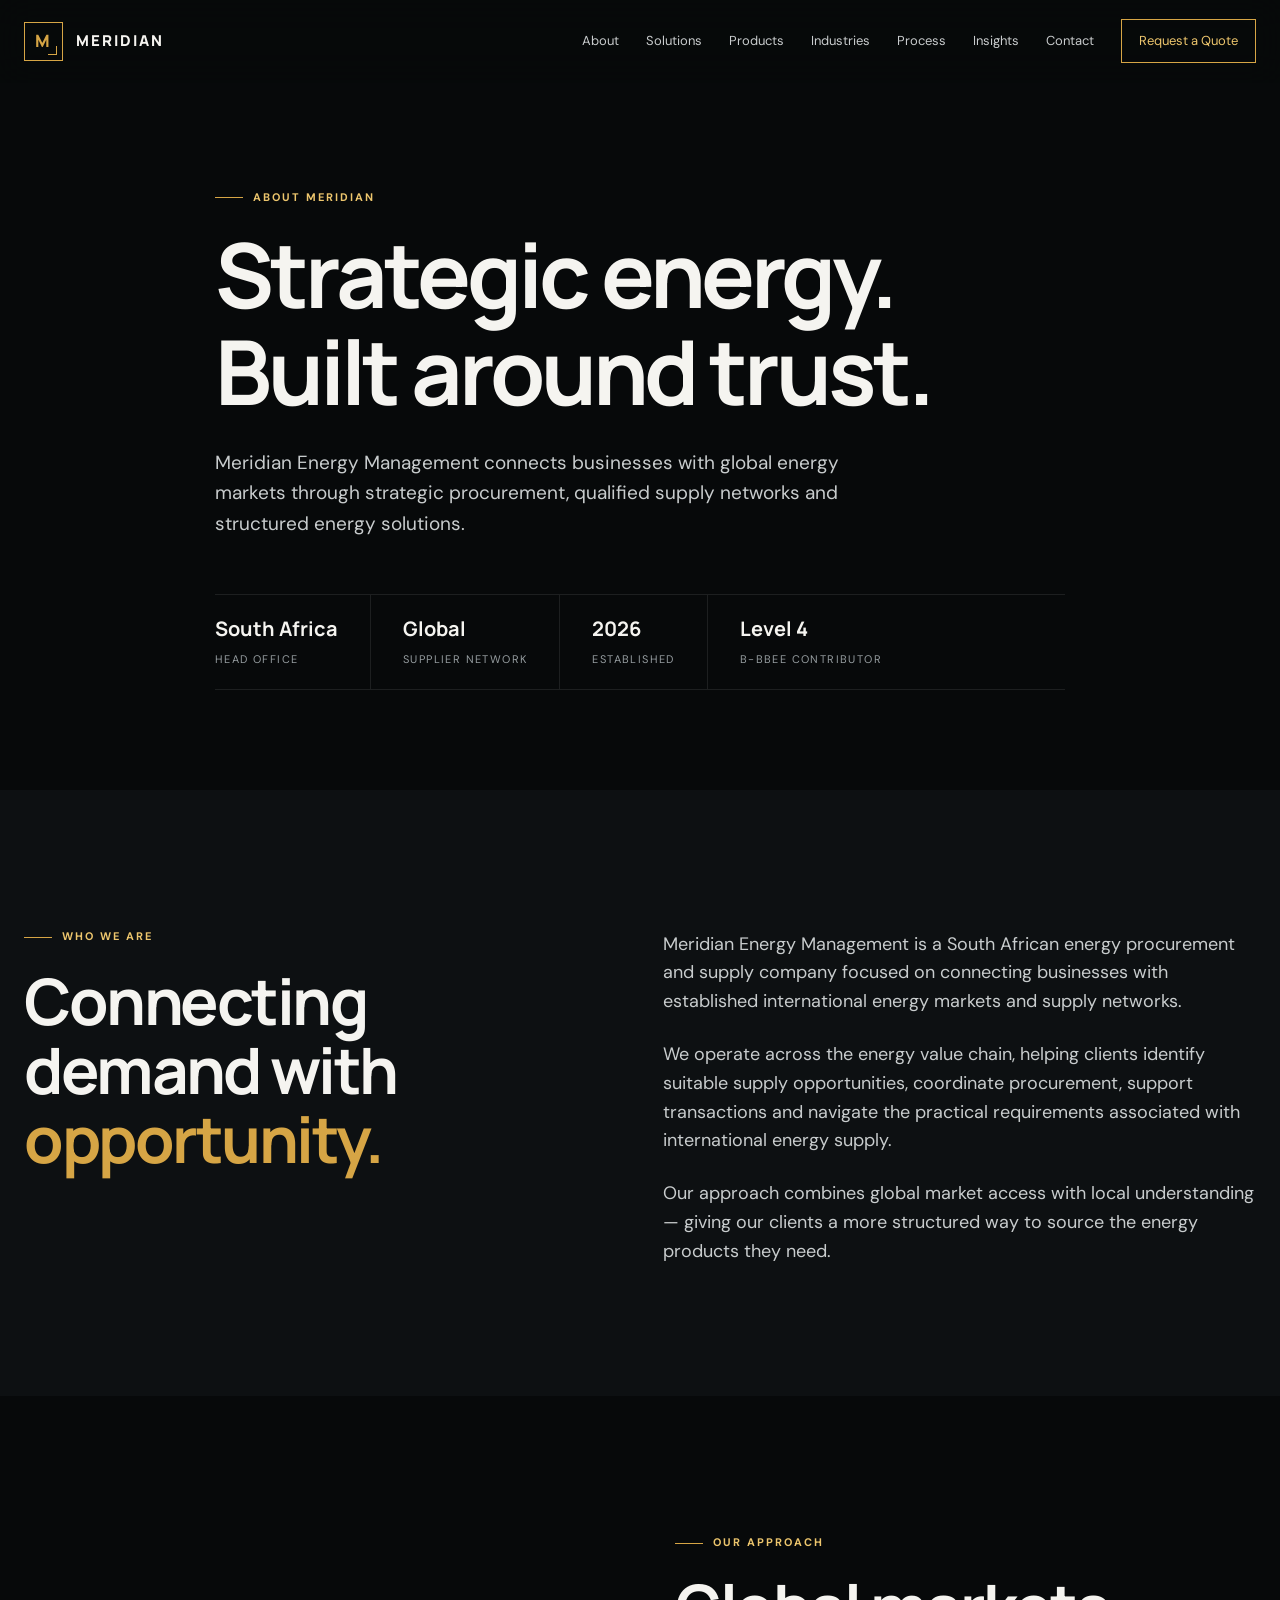
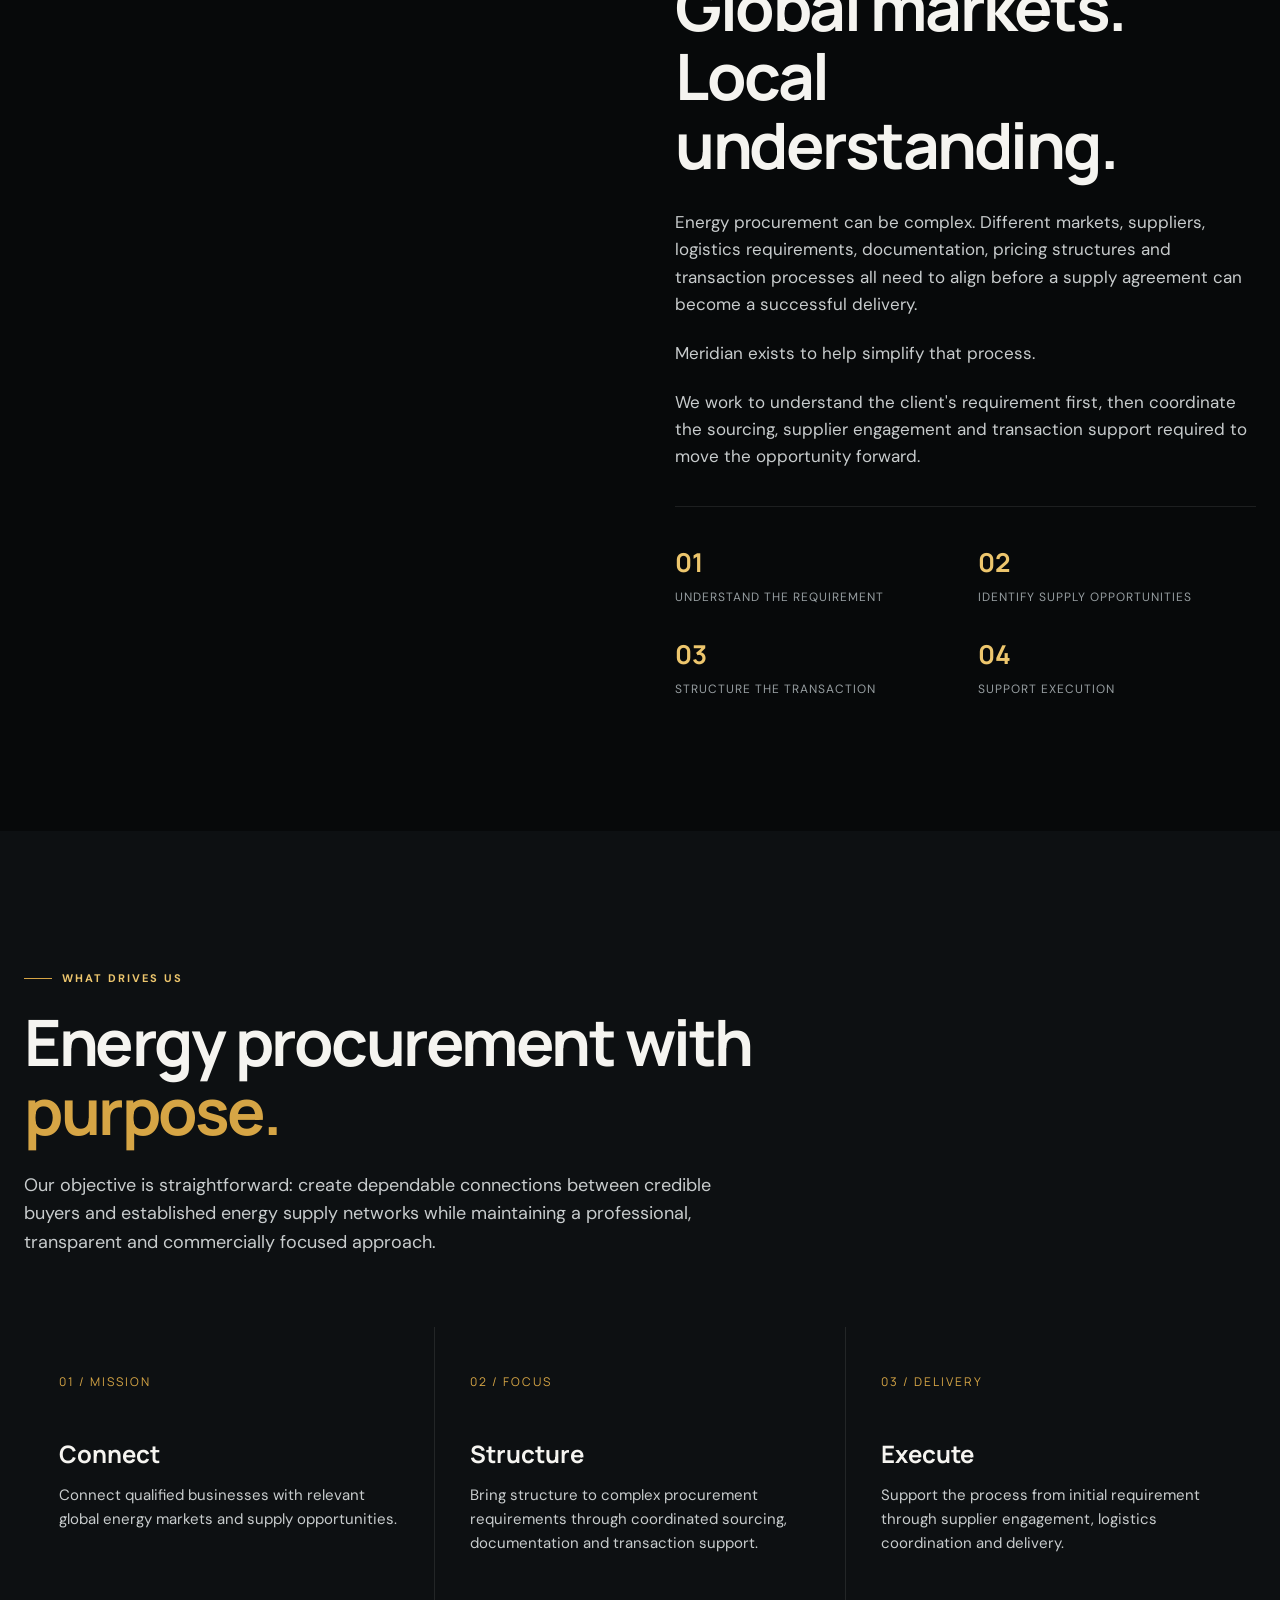
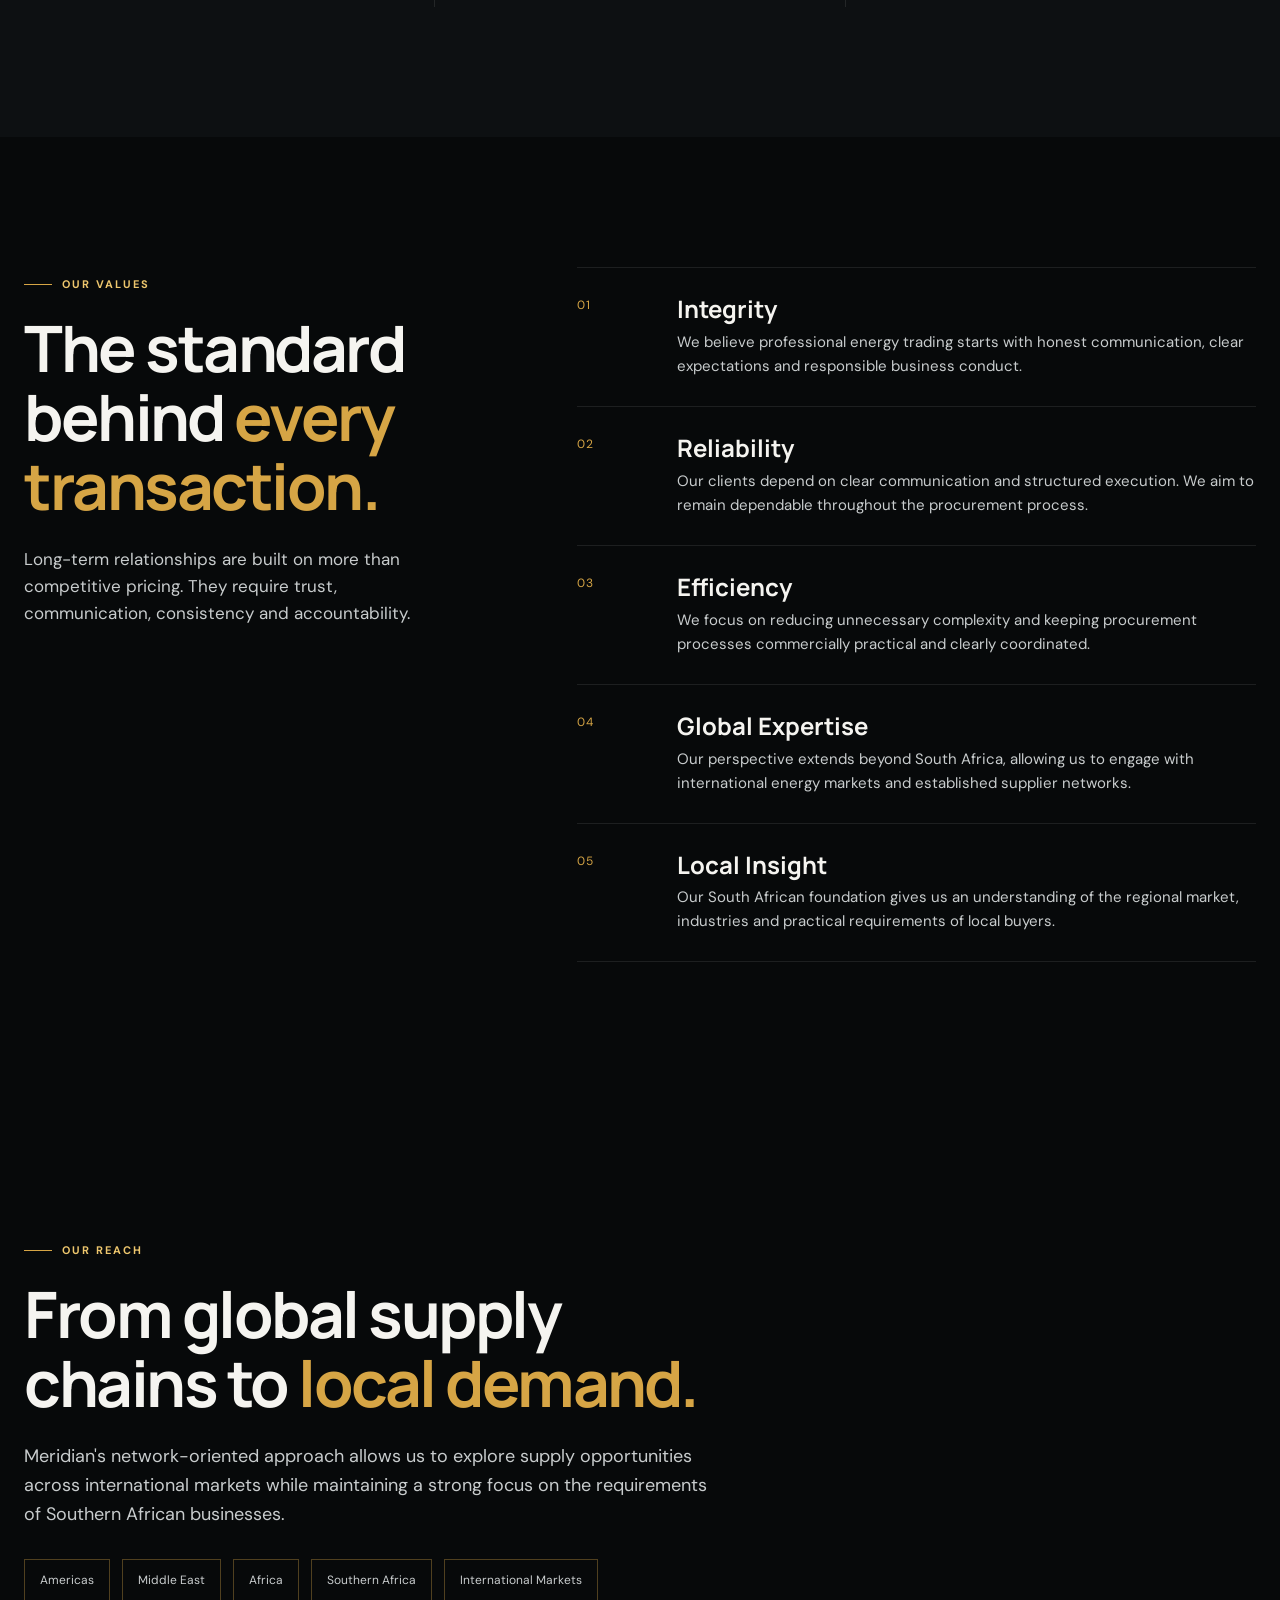
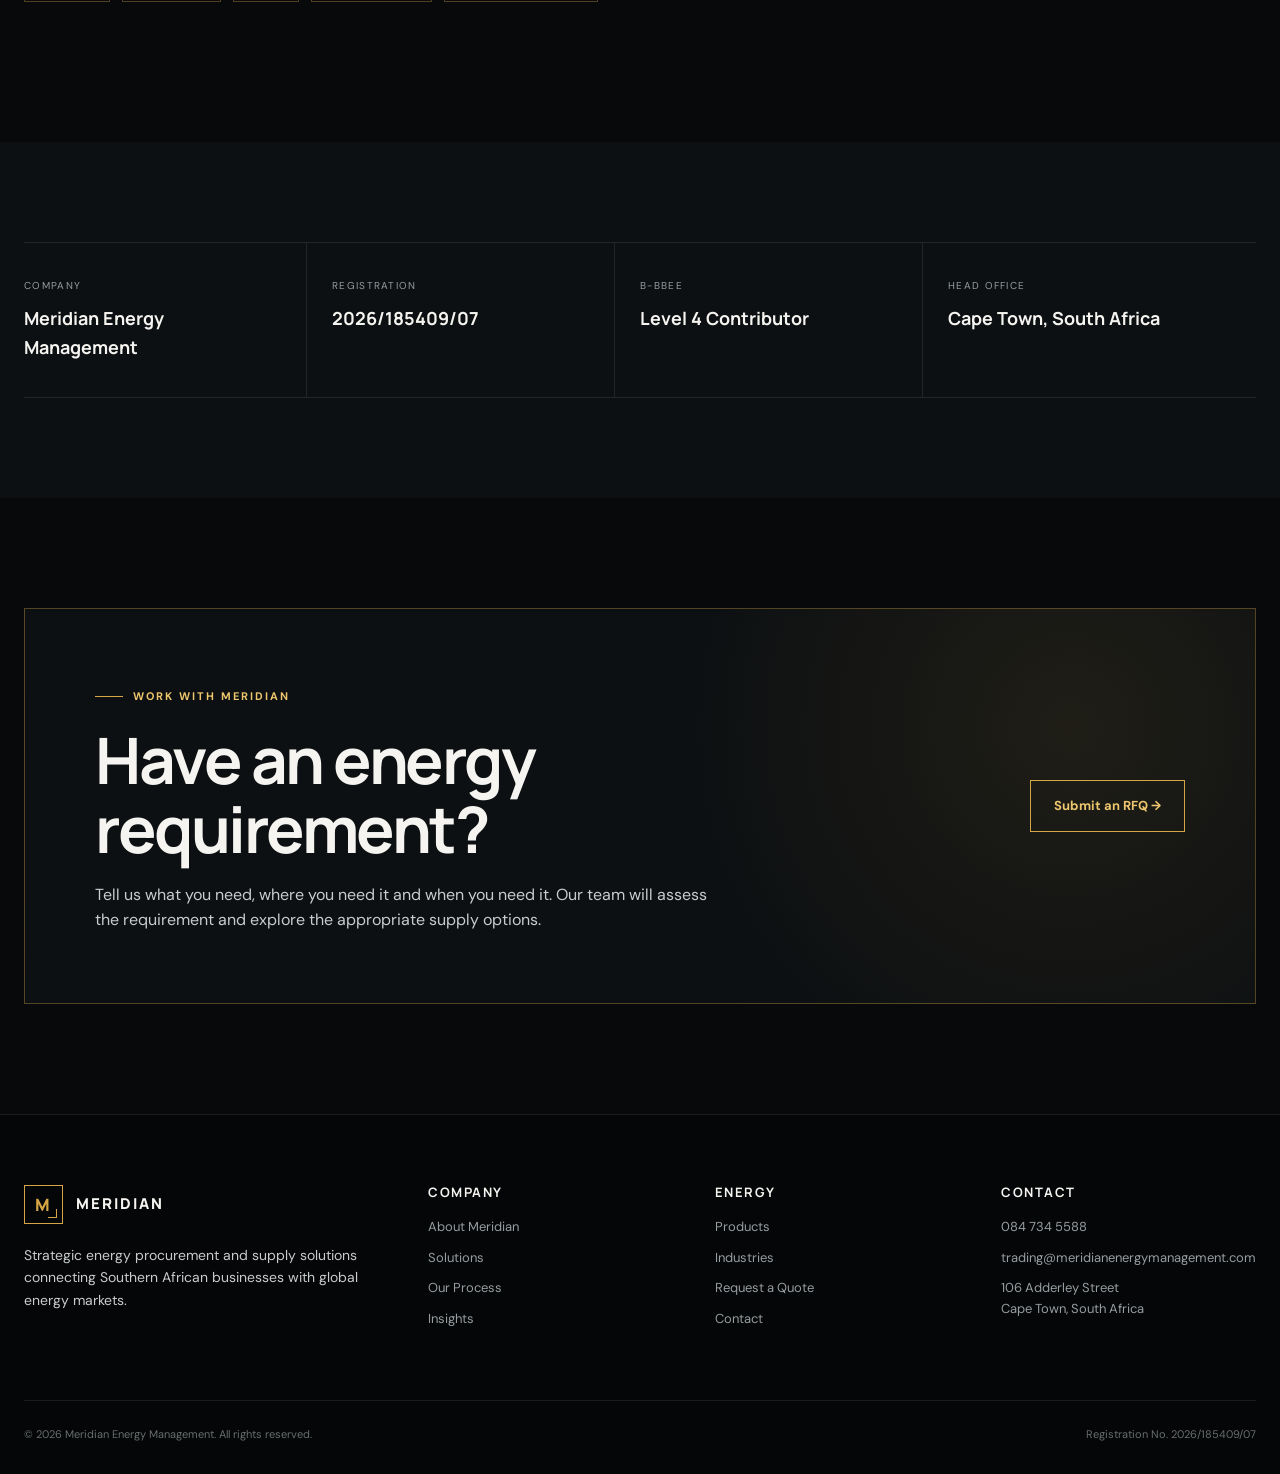
<file: about.html>
<!DOCTYPE html>
<html lang="en-ZA">
<head>
<meta charset="UTF-8">
<meta name="viewport" content="width=device-width, initial-scale=1.0">

<title>About Meridian Energy Management | Strategic Energy Procurement</title>

<meta name="description" content="Learn about Meridian Energy Management, a South African energy procurement and supply company connecting businesses with global energy markets, reliable suppliers and structured fuel solutions.">

<meta name="keywords" content="Meridian Energy Management, energy procurement South Africa, fuel supply South Africa, EN590 diesel, Jet A1, crude oil, LNG, LPG, energy trading">

<meta name="author" content="Meridian Energy Management">

<meta property="og:title" content="About Meridian Energy Management">
<meta property="og:description" content="Strategic energy procurement and supply solutions connecting Southern African businesses with global energy markets.">
<meta property="og:type" content="website">

<link rel="preconnect" href="https://fonts.googleapis.com">
<link rel="preconnect" href="https://fonts.gstatic.com" crossorigin>
<link href="https://fonts.googleapis.com/css2?family=DM+Sans:wght@400;500;600;700&family=Manrope:wght@500;600;700;800&display=swap" rel="stylesheet">

<style>

:root{
    --black:#07090a;
    --black2:#0d1012;
    --black3:#14181b;
    --black4:#1c2124;

    --white:#f5f4f0;
    --grey:#969da0;
    --grey-light:#c8cccd;

    --gold:#d6a545;
    --gold-light:#edc66d;
    --gold-dark:#9c7425;

    --border:rgba(255,255,255,.09);

    --max:1240px;
}

*{
    margin:0;
    padding:0;
    box-sizing:border-box;
}

html{
    scroll-behavior:smooth;
}

body{
    background:var(--black);
    color:var(--white);
    font-family:"DM Sans",Arial,sans-serif;
    line-height:1.6;
    overflow-x:hidden;
}

a{
    color:inherit;
    text-decoration:none;
}

img{
    width:100%;
    display:block;
}

.container{
    width:min(var(--max),calc(100% - 48px));
    margin:auto;
}

section{
    position:relative;
}

h1,h2,h3,h4{
    font-family:"Manrope",Arial,sans-serif;
    line-height:1.08;
}

h1{
    font-size:clamp(48px,7vw,92px);
    letter-spacing:-4px;
}

h2{
    font-size:clamp(36px,5vw,64px);
    letter-spacing:-2.5px;
}

h3{
    font-size:24px;
}

p{
    color:var(--grey-light);
}

.gold{
    color:var(--gold);
}

.eyebrow{
    display:inline-flex;
    align-items:center;
    gap:10px;
    color:var(--gold-light);
    text-transform:uppercase;
    letter-spacing:2px;
    font-size:11px;
    font-weight:700;
    margin-bottom:20px;
}

.eyebrow:before{
    content:"";
    width:28px;
    height:1px;
    background:var(--gold);
}

/* HEADER */

header{
    position:fixed;
    top:0;
    left:0;
    right:0;
    z-index:1000;
    background:rgba(7,9,10,.78);
    backdrop-filter:blur(18px);
    border-bottom:1px solid transparent;
    transition:.3s ease;
}

header.scrolled{
    border-color:var(--border);
}

.nav{
    height:82px;
    display:flex;
    align-items:center;
    justify-content:space-between;
}

.logo{
    display:flex;
    align-items:center;
    gap:13px;
    font-family:"Manrope";
    font-weight:800;
    letter-spacing:2px;
}

.logo-mark{
    width:39px;
    height:39px;
    border:1px solid var(--gold);
    display:grid;
    place-items:center;
    color:var(--gold);
    font-size:17px;
    position:relative;
}

.logo-mark:after{
    content:"";
    position:absolute;
    width:8px;
    height:8px;
    border-right:1px solid var(--gold);
    border-bottom:1px solid var(--gold);
    bottom:5px;
    right:5px;
}

.logo span{
    font-size:15px;
}

.nav-links{
    display:flex;
    align-items:center;
    gap:27px;
    font-size:13px;
    color:var(--grey-light);
}

.nav-links a{
    transition:.25s;
}

.nav-links a:hover{
    color:var(--white);
}

.nav-cta{
    border:1px solid var(--gold);
    padding:11px 17px;
    color:var(--gold-light)!important;
}

.menu-btn{
    display:none;
    background:none;
    border:0;
    color:white;
    font-size:25px;
}

/* HERO */

.about-hero{
    min-height:82vh;
    display:flex;
    align-items:flex-end;
    overflow:hidden;
    background:
        linear-gradient(90deg,rgba(7,9,10,.97) 0%,rgba(7,9,10,.77) 48%,rgba(7,9,10,.3) 100%),
        linear-gradient(0deg,rgba(7,9,10,.98) 0%,transparent 60%),
        url("https://images.unsplash.com/photo-1473341304170-971dccb5ac1e?auto=format&fit=crop&w=2200&q=85")
        center/cover no-repeat;
}

.hero-content{
    padding:180px 0 100px;
    max-width:850px;
}

.hero-content p{
    max-width:690px;
    font-size:19px;
    margin-top:28px;
}

.hero-meta{
    margin-top:55px;
    display:flex;
    flex-wrap:wrap;
    gap:0;
    border-top:1px solid var(--border);
    border-bottom:1px solid var(--border);
}

.hero-meta div{
    padding:18px 32px 18px 0;
    margin-right:32px;
    border-right:1px solid var(--border);
}

.hero-meta div:last-child{
    border:0;
}

.hero-meta strong{
    display:block;
    font-family:"Manrope";
    font-size:20px;
    color:var(--white);
}

.hero-meta span{
    font-size:11px;
    text-transform:uppercase;
    letter-spacing:1.4px;
    color:var(--grey);
}

/* INTRO */

.intro{
    padding:130px 0;
    background:var(--black2);
}

.intro-grid{
    display:grid;
    grid-template-columns:1fr 1.1fr;
    gap:100px;
    align-items:start;
}

.intro h2{
    max-width:570px;
}

.intro-copy{
    padding-top:10px;
}

.intro-copy p{
    font-size:18px;
    margin-bottom:24px;
}

.intro-copy p:last-child{
    margin-bottom:0;
}

/* STORY */

.story{
    padding:130px 0;
    background:var(--black);
}

.story-grid{
    display:grid;
    grid-template-columns:1fr 1fr;
    gap:70px;
    align-items:center;
}

.story-image{
    height:610px;
    background:
        linear-gradient(0deg,rgba(7,9,10,.35),rgba(7,9,10,.05)),
        url("https://images.unsplash.com/photo-1565610222536-ef125c59da2e?auto=format&fit=crop&w=1400&q=85")
        center/cover;
}

.story-copy h2{
    margin-bottom:30px;
}

.story-copy p{
    margin-bottom:22px;
    font-size:17px;
}

.story-line{
    height:1px;
    background:var(--border);
    margin:35px 0;
}

.story-stat{
    display:grid;
    grid-template-columns:1fr 1fr;
    gap:25px;
}

.story-stat strong{
    display:block;
    font-family:"Manrope";
    font-size:26px;
    color:var(--gold-light);
}

.story-stat span{
    color:var(--grey);
    font-size:12px;
    text-transform:uppercase;
    letter-spacing:1px;
}

/* MISSION */

.mission{
    padding:130px 0;
    background:var(--black2);
}

.mission-header{
    max-width:800px;
    margin-bottom:70px;
}

.mission-header p{
    margin-top:25px;
    font-size:18px;
    max-width:700px;
}

.mission-grid{
    display:grid;
    grid-template-columns:repeat(3,1fr);
    gap:1px;
    background:var(--border);
}

.mission-card{
    background:var(--black2);
    padding:45px 35px;
    min-height:280px;
    transition:.3s;
}

.mission-card:hover{
    background:var(--black3);
}

.card-number{
    color:var(--gold);
    font-family:"Manrope";
    font-size:12px;
    letter-spacing:2px;
    margin-bottom:50px;
}

.mission-card h3{
    margin-bottom:16px;
}

.mission-card p{
    font-size:15px;
}

/* VALUES */

.values{
    padding:130px 0;
    background:var(--black);
}

.values-layout{
    display:grid;
    grid-template-columns:.8fr 1.2fr;
    gap:100px;
}

.values-intro p{
    margin-top:25px;
    max-width:430px;
    font-size:17px;
}

.values-list{
    border-top:1px solid var(--border);
}

.value{
    display:grid;
    grid-template-columns:80px 1fr;
    gap:20px;
    padding:28px 0;
    border-bottom:1px solid var(--border);
    transition:.3s;
}

.value:hover{
    padding-left:10px;
}

.value-number{
    color:var(--gold);
    font-size:12px;
    letter-spacing:1px;
}

.value h3{
    margin-bottom:8px;
}

.value p{
    font-size:15px;
    max-width:650px;
}

/* GLOBAL */

.global{
    min-height:650px;
    display:flex;
    align-items:center;
    background:
        linear-gradient(90deg,rgba(7,9,10,.98) 0%,rgba(7,9,10,.82) 45%,rgba(7,9,10,.35) 100%),
        url("https://images.unsplash.com/photo-1473448912268-2022ce9509d8?auto=format&fit=crop&w=2200&q=85")
        center/cover;
}

.global-content{
    max-width:700px;
}

.global-content h2{
    margin-bottom:25px;
}

.global-content p{
    font-size:18px;
    margin-bottom:30px;
}

.global-points{
    display:flex;
    flex-wrap:wrap;
    gap:12px;
}

.global-points span{
    border:1px solid rgba(214,165,69,.35);
    padding:11px 15px;
    color:var(--grey-light);
    font-size:12px;
}

/* B-BBEE / COMPANY INFO */

.company{
    padding:100px 0;
    background:var(--black2);
}

.company-grid{
    display:grid;
    grid-template-columns:repeat(4,1fr);
    border-top:1px solid var(--border);
    border-bottom:1px solid var(--border);
}

.company-item{
    padding:35px 25px 35px 0;
    border-right:1px solid var(--border);
    margin-right:25px;
}

.company-item:last-child{
    border:0;
}

.company-item span{
    display:block;
    color:var(--grey);
    text-transform:uppercase;
    letter-spacing:1.3px;
    font-size:10px;
    margin-bottom:10px;
}

.company-item strong{
    font-family:"Manrope";
    font-size:18px;
}

/* CTA */

.cta{
    padding:110px 0;
    background:var(--black);
}

.cta-box{
    border:1px solid rgba(214,165,69,.35);
    padding:70px;
    display:flex;
    align-items:center;
    justify-content:space-between;
    gap:50px;
    background:
        radial-gradient(circle at 85% 30%,rgba(214,165,69,.09),transparent 35%),
        var(--black2);
}

.cta-box h2{
    max-width:700px;
}

.cta-box p{
    margin-top:18px;
    max-width:620px;
}

.button{
    display:inline-flex;
    align-items:center;
    justify-content:center;
    padding:15px 23px;
    border:1px solid var(--gold);
    color:var(--gold-light);
    font-weight:700;
    font-size:13px;
    white-space:nowrap;
    transition:.3s;
}

.button:hover{
    background:var(--gold);
    color:var(--black);
}

/* FOOTER */

footer{
    padding:70px 0 30px;
    background:#050607;
    border-top:1px solid var(--border);
}

.footer-grid{
    display:grid;
    grid-template-columns:1.5fr 1fr 1fr 1fr;
    gap:50px;
    padding-bottom:60px;
}

.footer-brand p{
    max-width:350px;
    margin-top:20px;
    font-size:14px;
}

.footer-col h4{
    color:var(--white);
    margin-bottom:18px;
    font-size:13px;
    text-transform:uppercase;
    letter-spacing:1.5px;
}

.footer-col a{
    display:block;
    color:var(--grey);
    font-size:13px;
    margin:10px 0;
    transition:.2s;
}

.footer-col a:hover{
    color:var(--gold-light);
}

.footer-bottom{
    border-top:1px solid var(--border);
    padding-top:25px;
    display:flex;
    justify-content:space-between;
    gap:20px;
    color:#686e70;
    font-size:11px;
}

/* REVEAL */

.reveal{
    opacity:0;
    transform:translateY(25px);
    transition:opacity .7s ease,transform .7s ease;
}

.reveal.visible{
    opacity:1;
    transform:none;
}

/* MOBILE */

@media(max-width:900px){

    .nav-links{
        display:none;
        position:absolute;
        top:82px;
        left:0;
        right:0;
        background:rgba(7,9,10,.98);
        padding:25px;
        flex-direction:column;
        align-items:flex-start;
        border-bottom:1px solid var(--border);
    }

    .nav-links.open{
        display:flex;
    }

    .menu-btn{
        display:block;
    }

    h1{
        letter-spacing:-2.5px;
    }

    .intro-grid,
    .story-grid,
    .values-layout{
        grid-template-columns:1fr;
        gap:55px;
    }

    .mission-grid{
        grid-template-columns:1fr;
    }

    .company-grid{
        grid-template-columns:1fr 1fr;
    }

    .company-item:nth-child(2){
        border:0;
    }

    .company-item{
        margin-bottom:0;
    }

    .cta-box{
        flex-direction:column;
        align-items:flex-start;
        padding:45px 30px;
    }

    .footer-grid{
        grid-template-columns:1fr 1fr;
    }

}

@media(max-width:600px){

    .container{
        width:min(var(--max),calc(100% - 32px));
    }

    .about-hero{
        min-height:760px;
    }

    .hero-content{
        padding:160px 0 65px;
    }

    .hero-content p{
        font-size:16px;
    }

    .hero-meta{
        display:grid;
        grid-template-columns:1fr 1fr;
    }

    .hero-meta div{
        border-right:0;
        margin:0;
        padding:15px 10px 15px 0;
    }

    .intro,
    .story,
    .mission,
    .values{
        padding:85px 0;
    }

    .story-image{
        height:400px;
    }

    .company{
        padding:70px 0;
    }

    .company-grid{
        grid-template-columns:1fr;
    }

    .company-item,
    .company-item:nth-child(2){
        border-right:0;
        border-bottom:1px solid var(--border);
        padding:25px 0;
    }

    .footer-grid{
        grid-template-columns:1fr;
    }

    .footer-bottom{
        flex-direction:column;
    }

}

</style>
</head>

<body>

<header id="header">

<div class="container nav">

<a href="index.html" class="logo">
    <div class="logo-mark">M</div>
    <span>MERIDIAN</span>
</a>

<nav class="nav-links" id="navLinks">

<a href="about.html">About</a>
<a href="solutions.html">Solutions</a>
<a href="products.html">Products</a>
<a href="industries.html">Industries</a>
<a href="process.html">Process</a>
<a href="insights.html">Insights</a>
<a href="contact.html">Contact</a>

<a href="quote.html" class="nav-cta">Request a Quote</a>

</nav>

<button class="menu-btn" id="menuBtn">☰</button>

</div>

</header>


<!-- HERO -->

<section class="about-hero">

<div class="container hero-content reveal">

<div class="eyebrow">About Meridian</div>

<h1>
Strategic energy.<br>
<strong>Built around trust.</strong>
</h1>

<p>
Meridian Energy Management connects businesses with global energy markets through strategic procurement, qualified supply networks and structured energy solutions.
</p>

<div class="hero-meta">

<div>
<strong>South Africa</strong>
<span>Head Office</span>
</div>

<div>
<strong>Global</strong>
<span>Supplier Network</span>
</div>

<div>
<strong>2026</strong>
<span>Established</span>
</div>

<div>
<strong>Level 4</strong>
<span>B-BBEE Contributor</span>
</div>

</div>

</div>

</section>


<!-- INTRO -->

<section class="intro">

<div class="container intro-grid">

<div class="reveal">

<div class="eyebrow">Who We Are</div>

<h2>
Connecting demand with <span class="gold">opportunity.</span>
</h2>

</div>

<div class="intro-copy reveal">

<p>
Meridian Energy Management is a South African energy procurement and supply company focused on connecting businesses with established international energy markets and supply networks.
</p>

<p>
We operate across the energy value chain, helping clients identify suitable supply opportunities, coordinate procurement, support transactions and navigate the practical requirements associated with international energy supply.
</p>

<p>
Our approach combines global market access with local understanding — giving our clients a more structured way to source the energy products they need.
</p>

</div>

</div>

</section>


<!-- STORY -->

<section class="story">

<div class="container story-grid">

<div class="story-image reveal"></div>

<div class="story-copy reveal">

<div class="eyebrow">Our Approach</div>

<h2>
Global markets.<br>
<strong>Local understanding.</strong>
</h2>

<p>
Energy procurement can be complex. Different markets, suppliers, logistics requirements, documentation, pricing structures and transaction processes all need to align before a supply agreement can become a successful delivery.
</p>

<p>
Meridian exists to help simplify that process.
</p>

<p>
We work to understand the client's requirement first, then coordinate the sourcing, supplier engagement and transaction support required to move the opportunity forward.
</p>

<div class="story-line"></div>

<div class="story-stat">

<div>
<strong>01</strong>
<span>Understand the requirement</span>
</div>

<div>
<strong>02</strong>
<span>Identify supply opportunities</span>
</div>

<div>
<strong>03</strong>
<span>Structure the transaction</span>
</div>

<div>
<strong>04</strong>
<span>Support execution</span>
</div>

</div>

</div>

</div>

</section>


<!-- MISSION -->

<section class="mission">

<div class="container">

<div class="mission-header reveal">

<div class="eyebrow">What Drives Us</div>

<h2>
Energy procurement with <span class="gold">purpose.</span>
</h2>

<p>
Our objective is straightforward: create dependable connections between credible buyers and established energy supply networks while maintaining a professional, transparent and commercially focused approach.
</p>

</div>

<div class="mission-grid">

<div class="mission-card reveal">

<div class="card-number">01 / MISSION</div>

<h3>Connect</h3>

<p>
Connect qualified businesses with relevant global energy markets and supply opportunities.
</p>

</div>

<div class="mission-card reveal">

<div class="card-number">02 / FOCUS</div>

<h3>Structure</h3>

<p>
Bring structure to complex procurement requirements through coordinated sourcing, documentation and transaction support.
</p>

</div>

<div class="mission-card reveal">

<div class="card-number">03 / DELIVERY</div>

<h3>Execute</h3>

<p>
Support the process from initial requirement through supplier engagement, logistics coordination and delivery.
</p>

</div>

</div>

</div>

</section>


<!-- VALUES -->

<section class="values">

<div class="container values-layout">

<div class="values-intro reveal">

<div class="eyebrow">Our Values</div>

<h2>
The standard behind <span class="gold">every transaction.</span>
</h2>

<p>
Long-term relationships are built on more than competitive pricing. They require trust, communication, consistency and accountability.
</p>

</div>

<div class="values-list reveal">

<div class="value">

<div class="value-number">01</div>

<div>
<h3>Integrity</h3>
<p>
We believe professional energy trading starts with honest communication, clear expectations and responsible business conduct.
</p>
</div>

</div>

<div class="value">

<div class="value-number">02</div>

<div>
<h3>Reliability</h3>
<p>
Our clients depend on clear communication and structured execution. We aim to remain dependable throughout the procurement process.
</p>
</div>

</div>

<div class="value">

<div class="value-number">03</div>

<div>
<h3>Efficiency</h3>
<p>
We focus on reducing unnecessary complexity and keeping procurement processes commercially practical and clearly coordinated.
</p>
</div>

</div>

<div class="value">

<div class="value-number">04</div>

<div>
<h3>Global Expertise</h3>
<p>
Our perspective extends beyond South Africa, allowing us to engage with international energy markets and established supplier networks.
</p>
</div>

</div>

<div class="value">

<div class="value-number">05</div>

<div>
<h3>Local Insight</h3>
<p>
Our South African foundation gives us an understanding of the regional market, industries and practical requirements of local buyers.
</p>
</div>

</div>

</div>

</div>

</section>


<!-- GLOBAL REACH -->

<section class="global">

<div class="container">

<div class="global-content reveal">

<div class="eyebrow">Our Reach</div>

<h2>
From global supply chains to <span class="gold">local demand.</span>
</h2>

<p>
Meridian's network-oriented approach allows us to explore supply opportunities across international markets while maintaining a strong focus on the requirements of Southern African businesses.
</p>

<div class="global-points">

<span>Americas</span>
<span>Middle East</span>
<span>Africa</span>
<span>Southern Africa</span>
<span>International Markets</span>

</div>

</div>

</div>

</section>


<!-- COMPANY -->

<section class="company">

<div class="container">

<div class="company-grid reveal">

<div class="company-item">

<span>Company</span>

<strong>Meridian Energy Management</strong>

</div>

<div class="company-item">

<span>Registration</span>

<strong>2026/185409/07</strong>

</div>

<div class="company-item">

<span>B-BBEE</span>

<strong>Level 4 Contributor</strong>

</div>

<div class="company-item">

<span>Head Office</span>

<strong>Cape Town, South Africa</strong>

</div>

</div>

</div>

</section>


<!-- CTA -->

<section class="cta">

<div class="container">

<div class="cta-box reveal">

<div>

<div class="eyebrow">Work With Meridian</div>

<h2>
Have an energy requirement?
</h2>

<p>
Tell us what you need, where you need it and when you need it. Our team will assess the requirement and explore the appropriate supply options.
</p>

</div>

<a href="quote.html" class="button">
Submit an RFQ →
</a>

</div>

</div>

</section>


<!-- FOOTER -->

<footer>

<div class="container">

<div class="footer-grid">

<div class="footer-brand">

<a href="index.html" class="logo">

<div class="logo-mark">M</div>

<span>MERIDIAN</span>

</a>

<p>
Strategic energy procurement and supply solutions connecting Southern African businesses with global energy markets.
</p>

</div>


<div class="footer-col">

<h4>Company</h4>

<a href="about.html">About Meridian</a>
<a href="solutions.html">Solutions</a>
<a href="process.html">Our Process</a>
<a href="insights.html">Insights</a>

</div>


<div class="footer-col">

<h4>Energy</h4>

<a href="products.html">Products</a>
<a href="industries.html">Industries</a>
<a href="quote.html">Request a Quote</a>
<a href="contact.html">Contact</a>

</div>


<div class="footer-col">

<h4>Contact</h4>

<a href="tel:0847345588">084 734 5588</a>

<a href="mailto:trading@meridianenergymanagement.com">
trading@meridianenergymanagement.com
</a>

<a href="contact.html">
106 Adderley Street<br>
Cape Town, South Africa
</a>

</div>

</div>


<div class="footer-bottom">

<span>
© <span id="year"></span> Meridian Energy Management. All rights reserved.
</span>

<span>
Registration No. 2026/185409/07
</span>

</div>

</div>

</footer>


<script>

/* HEADER */

const header = document.getElementById("header");

window.addEventListener("scroll", () => {

    if(window.scrollY > 30){
        header.classList.add("scrolled");
    }else{
        header.classList.remove("scrolled");
    }

});


/* MOBILE MENU */

const menuBtn = document.getElementById("menuBtn");
const navLinks = document.getElementById("navLinks");

menuBtn.addEventListener("click", () => {

    navLinks.classList.toggle("open");

});


/* CLOSE MOBILE MENU */

document.querySelectorAll(".nav-links a").forEach(link => {

    link.addEventListener("click", () => {

        navLinks.classList.remove("open");

    });

});


/* SCROLL REVEAL */

const observer = new IntersectionObserver((entries) => {

    entries.forEach(entry => {

        if(entry.isIntersecting){

            entry.target.classList.add("visible");

        }

    });

},{
    threshold:.12
});


document.querySelectorAll(".reveal").forEach(el => {

    observer.observe(el);

});


/* YEAR */

document.getElementById("year").textContent = new Date().getFullYear();

</script>

</body>
</html>
</file>
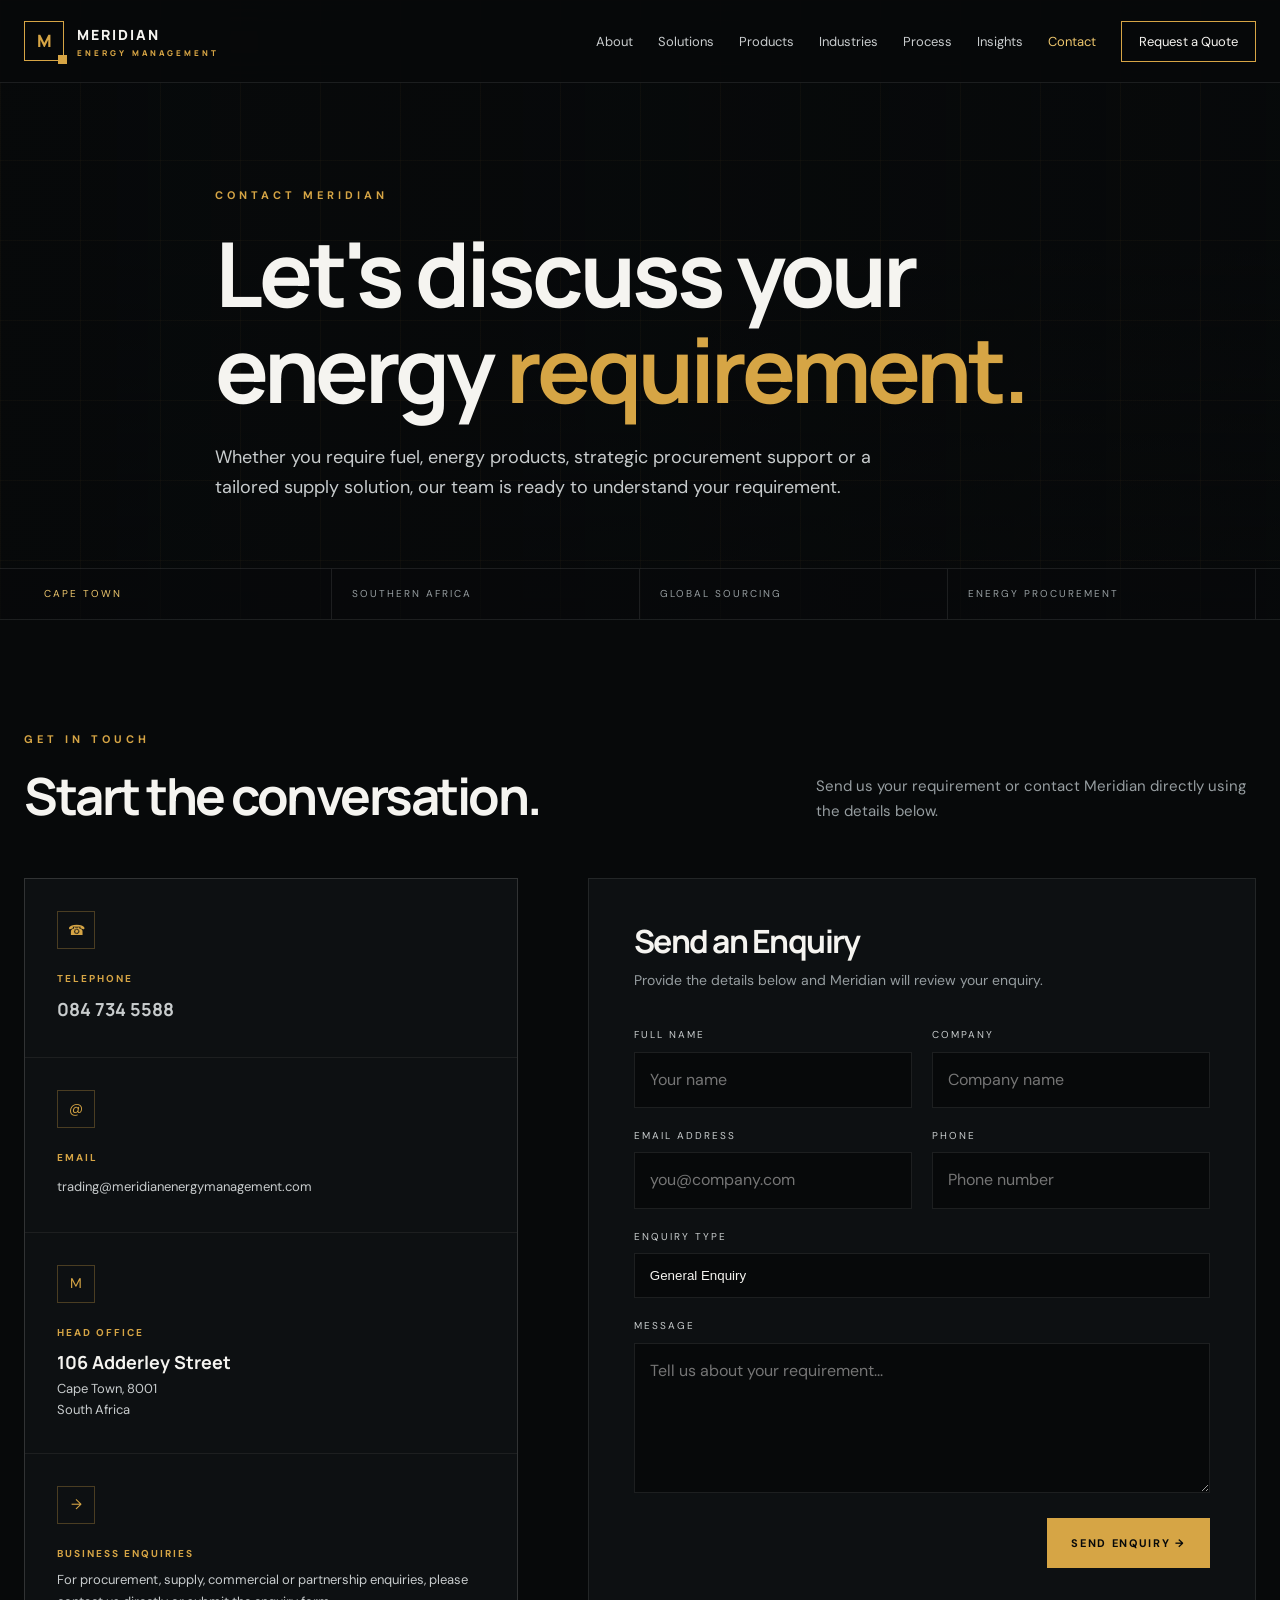
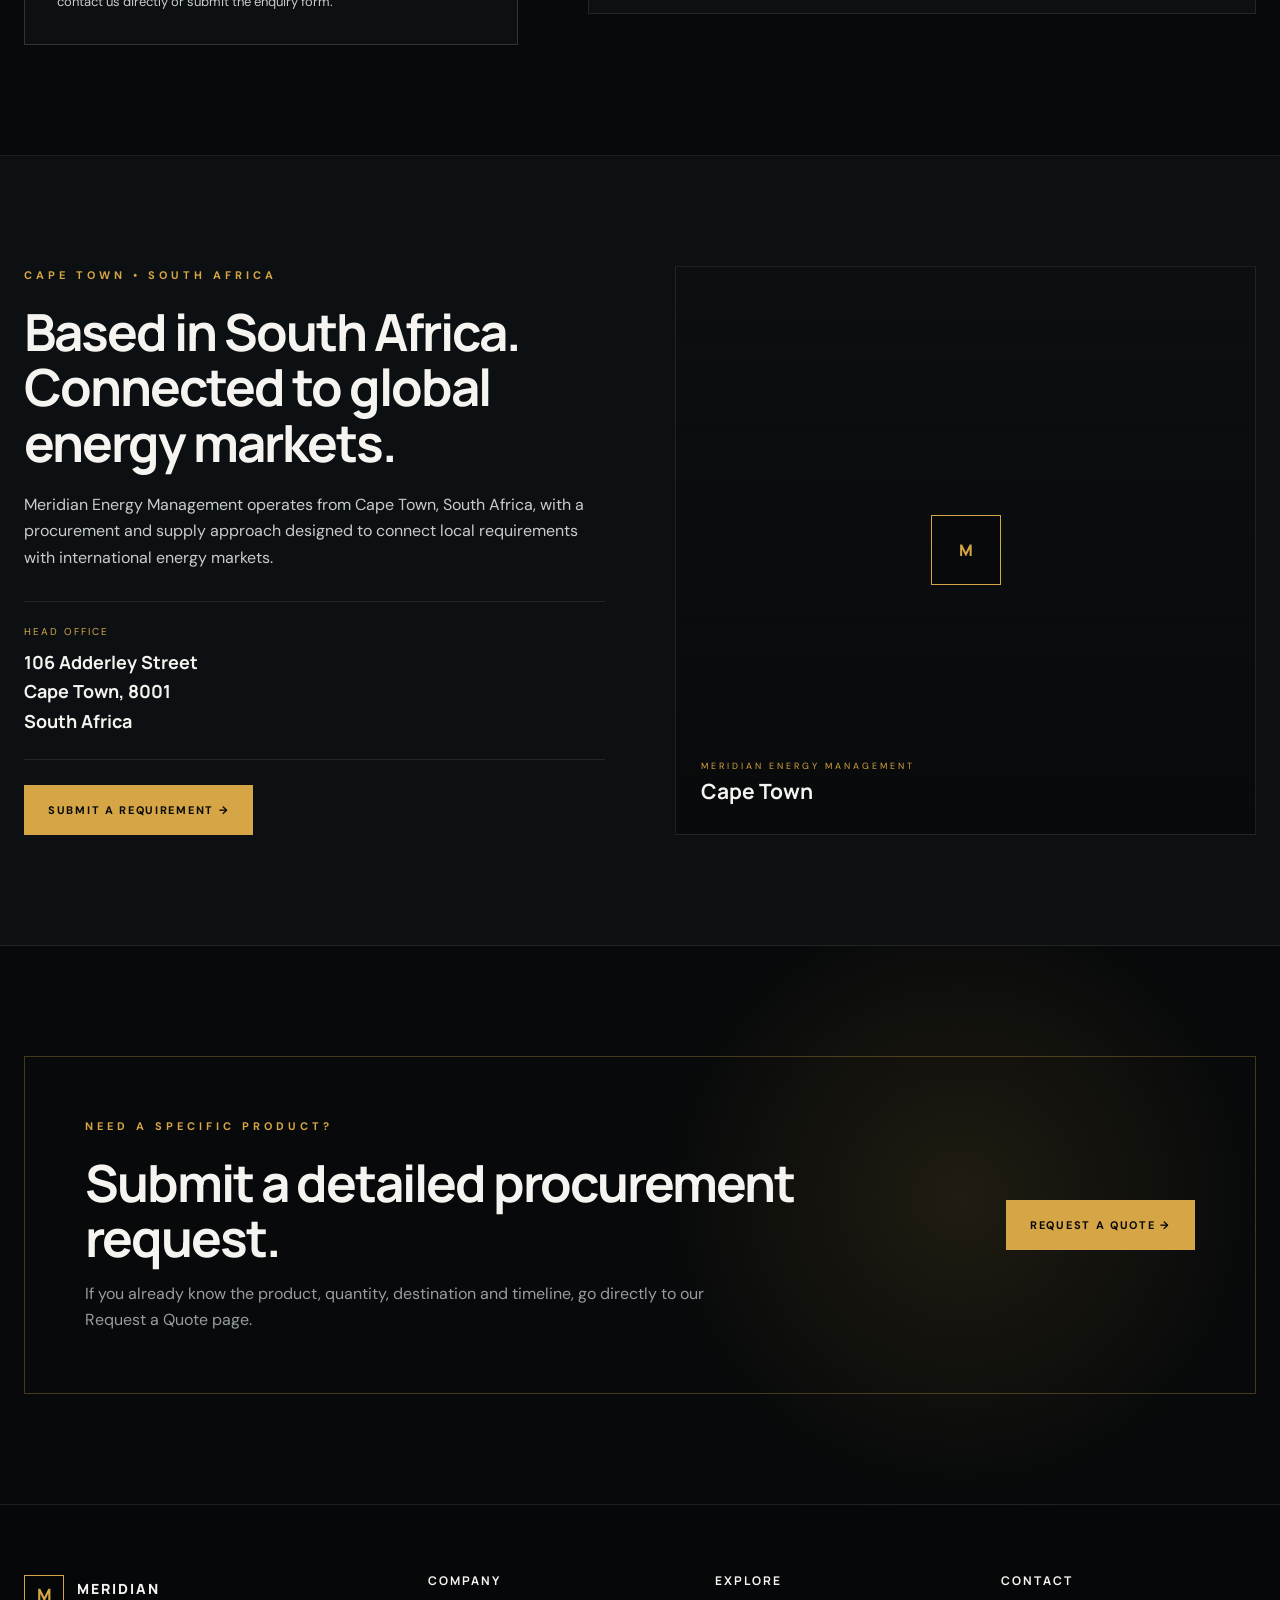
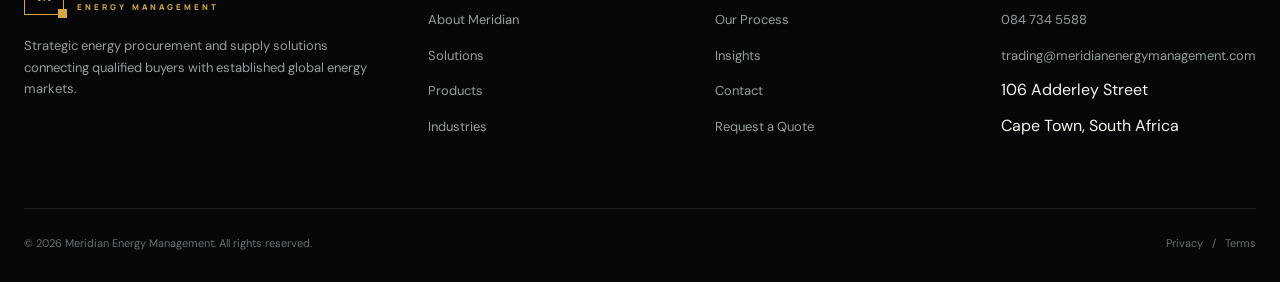
<file: contact.html>
<!DOCTYPE html>
<html lang="en-ZA">
<head>
<meta charset="UTF-8">
<meta name="viewport" content="width=device-width, initial-scale=1.0">

<title>Contact Meridian Energy Management | Cape Town</title>
<meta name="description" content="Contact Meridian Energy Management in Cape Town for energy procurement, fuel supply, strategic sourcing and supply solutions.">
<meta name="author" content="Meridian Energy Management">

<link rel="preconnect" href="https://fonts.googleapis.com">
<link rel="preconnect" href="https://fonts.gstatic.com" crossorigin>
<link href="https://fonts.googleapis.com/css2?family=DM+Sans:wght@400;500;600;700&family=Manrope:wght@400;500;600;700;800&display=swap" rel="stylesheet">

<style>
:root{
--black:#07090a;
--black2:#0d1012;
--black3:#14181b;
--black4:#1c2124;
--white:#f5f4f0;
--grey:#969da0;
--grey-light:#c8cccd;
--gold:#d6a545;
--gold-light:#edc66d;
--gold-dark:#9c7425;
--border:rgba(255,255,255,.09);
--gold-border:rgba(214,165,69,.30);
--max:1240px;
}

*{box-sizing:border-box;margin:0;padding:0}

html{scroll-behavior:smooth}

body{
background:var(--black);
color:var(--white);
font-family:"DM Sans",sans-serif;
line-height:1.65;
overflow-x:hidden;
}

a{
color:inherit;
text-decoration:none;
}

button,input,textarea{
font:inherit;
}

.container{
width:min(var(--max),calc(100% - 48px));
margin:auto;
}

header{
position:fixed;
top:0;
left:0;
width:100%;
z-index:1000;
background:rgba(7,9,10,.87);
backdrop-filter:blur(18px);
border-bottom:1px solid var(--border);
transition:.3s;
}

header.scrolled{
background:rgba(7,9,10,.97);
box-shadow:0 10px 40px rgba(0,0,0,.35);
}

.nav{
height:82px;
display:flex;
align-items:center;
justify-content:space-between;
gap:30px;
}

.brand{
display:flex;
align-items:center;
gap:13px;
}

.brand-mark{
width:40px;
height:40px;
border:1px solid var(--gold);
display:grid;
place-items:center;
color:var(--gold);
font-family:Manrope,sans-serif;
font-weight:800;
font-size:17px;
position:relative;
}

.brand-mark:after{
content:"";
position:absolute;
width:9px;
height:9px;
background:var(--gold);
right:-4px;
bottom:-4px;
}

.brand-name{
font-family:Manrope,sans-serif;
font-weight:800;
font-size:14px;
letter-spacing:2px;
}

.brand-name span{
display:block;
font-size:8px;
color:var(--gold);
letter-spacing:3px;
}

nav ul{
display:flex;
list-style:none;
gap:25px;
align-items:center;
}

nav a{
font-size:13px;
color:var(--grey-light);
transition:.25s;
}

nav a:hover,
nav a.active{
color:var(--gold-light);
}

.nav-cta{
border:1px solid var(--gold);
padding:11px 17px;
color:var(--white)!important;
}

.nav-cta:hover{
background:var(--gold);
color:var(--black)!important;
}

.menu-toggle{
display:none;
background:none;
border:0;
color:var(--white);
font-size:26px;
cursor:pointer;
}

/* HERO */

.hero{
min-height:620px;
padding:170px 0 100px;
display:flex;
align-items:center;
position:relative;
overflow:hidden;
background:
linear-gradient(90deg,rgba(7,9,10,.98),rgba(7,9,10,.82),rgba(7,9,10,.38)),
linear-gradient(0deg,var(--black),transparent 60%),
url("https://images.unsplash.com/photo-1497366754035-f200968a6e72?auto=format&fit=crop&w=2200&q=85") center/cover;
}

.hero:after{
content:"";
position:absolute;
inset:0;
background:
linear-gradient(90deg,rgba(214,165,69,.035) 1px,transparent 1px),
linear-gradient(rgba(214,165,69,.035) 1px,transparent 1px);
background-size:80px 80px;
pointer-events:none;
}

.hero-content{
position:relative;
z-index:1;
max-width:850px;
}

.eyebrow{
color:var(--gold);
font-size:11px;
font-weight:700;
text-transform:uppercase;
letter-spacing:4px;
margin-bottom:20px;
}

h1,h2,h3,h4{
font-family:Manrope,sans-serif;
line-height:1.08;
}

h1{
font-size:clamp(50px,7vw,92px);
letter-spacing:-4px;
margin-bottom:25px;
}

.hero p{
font-size:18px;
color:var(--grey-light);
max-width:700px;
}

.hero-strip{
position:absolute;
bottom:0;
left:0;
width:100%;
z-index:2;
border-top:1px solid var(--border);
background:rgba(7,9,10,.62);
}

.strip-inner{
display:grid;
grid-template-columns:repeat(4,1fr);
}

.strip-inner div{
padding:17px 20px;
border-right:1px solid var(--border);
font-size:10px;
color:var(--grey);
text-transform:uppercase;
letter-spacing:2px;
}

.strip-inner div:first-child{
color:var(--gold-light);
}

/* SECTIONS */

section{
padding:110px 0;
border-bottom:1px solid var(--border);
}

.section-head{
display:flex;
justify-content:space-between;
align-items:flex-end;
gap:50px;
margin-bottom:55px;
}

.section-head h2{
font-size:clamp(38px,4vw,58px);
letter-spacing:-2.5px;
max-width:700px;
}

.section-head p{
max-width:440px;
color:var(--grey);
font-size:15px;
}

/* CONTACT GRID */

.contact-grid{
display:grid;
grid-template-columns:.85fr 1.15fr;
gap:70px;
align-items:start;
}

.contact-info{
display:flex;
flex-direction:column;
gap:1px;
background:var(--border);
border:1px solid var(--border);
}

.contact-item{
background:var(--black2);
padding:32px;
min-height:155px;
}

.contact-item .icon{
width:38px;
height:38px;
border:1px solid var(--gold-border);
display:grid;
place-items:center;
color:var(--gold);
margin-bottom:22px;
font-size:14px;
}

.contact-item small{
display:block;
color:var(--gold);
font-size:10px;
font-weight:700;
letter-spacing:2px;
text-transform:uppercase;
margin-bottom:7px;
}

.contact-item strong{
font-family:Manrope,sans-serif;
font-size:18px;
display:block;
}

.contact-item p,
.contact-item a{
font-size:13px;
color:var(--grey-light);
}

.contact-item a:hover{
color:var(--gold-light);
}

/* FORM */

.form-box{
border:1px solid var(--border);
background:var(--black2);
padding:45px;
}

.form-box h2{
font-size:32px;
letter-spacing:-1.5px;
margin-bottom:10px;
}

.form-intro{
color:var(--grey);
font-size:14px;
margin-bottom:35px;
}

.form-grid{
display:grid;
grid-template-columns:1fr 1fr;
gap:20px;
}

.field{
display:flex;
flex-direction:column;
gap:8px;
}

.field.full{
grid-column:1/-1;
}

label{
font-size:10px;
text-transform:uppercase;
letter-spacing:2px;
color:var(--grey-light);
}

input,
textarea,
select{
width:100%;
border:1px solid var(--border);
background:var(--black);
color:var(--white);
padding:14px 15px;
outline:none;
transition:.25s;
border-radius:0;
}

input:focus,
textarea:focus,
select:focus{
border-color:var(--gold);
box-shadow:0 0 0 2px rgba(214,165,69,.07);
}

textarea{
min-height:150px;
resize:vertical;
}

select{
appearance:none;
cursor:pointer;
}

select option{
background:var(--black2);
}

.form-submit{
margin-top:25px;
display:flex;
justify-content:flex-end;
}

.button{
display:inline-flex;
align-items:center;
justify-content:center;
padding:15px 23px;
border:1px solid var(--gold);
text-transform:uppercase;
font-size:11px;
font-weight:700;
letter-spacing:1.7px;
white-space:nowrap;
transition:.3s;
background:var(--gold);
color:var(--black);
cursor:pointer;
}

.button:hover{
background:var(--gold-light);
}

/* LOCATION */

.location{
background:var(--black2);
}

.location-grid{
display:grid;
grid-template-columns:1fr 1fr;
gap:70px;
align-items:stretch;
}

.location-copy h2{
font-size:clamp(38px,4vw,55px);
letter-spacing:-2px;
margin-bottom:22px;
}

.location-copy>p{
color:var(--grey-light);
max-width:570px;
margin-bottom:30px;
}

.address{
border-top:1px solid var(--border);
border-bottom:1px solid var(--border);
padding:22px 0;
margin-bottom:25px;
}

.address span{
display:block;
color:var(--gold);
font-size:10px;
text-transform:uppercase;
letter-spacing:2px;
margin-bottom:7px;
}

.address strong{
font-family:Manrope,sans-serif;
font-size:18px;
}

.location-visual{
min-height:420px;
border:1px solid var(--border);
position:relative;
overflow:hidden;
background:
linear-gradient(0deg,rgba(7,9,10,.88),rgba(7,9,10,.15)),
url("https://images.unsplash.com/photo-1521292270410-a8c4d716d518?auto=format&fit=crop&w=1500&q=85") center/cover;
}

.location-marker{
position:absolute;
left:50%;
top:50%;
transform:translate(-50%,-50%);
width:70px;
height:70px;
border:1px solid var(--gold);
display:grid;
place-items:center;
background:rgba(7,9,10,.86);
color:var(--gold);
font-family:Manrope,sans-serif;
font-weight:800;
}

.location-label{
position:absolute;
bottom:25px;
left:25px;
}

.location-label small{
display:block;
color:var(--gold);
font-size:9px;
letter-spacing:3px;
text-transform:uppercase;
}

.location-label strong{
font-family:Manrope,sans-serif;
font-size:21px;
}

/* CTA */

.cta{
background:
radial-gradient(circle at 75% 45%,rgba(214,165,69,.12),transparent 30%),
var(--black);
}

.cta-box{
border:1px solid var(--gold-border);
padding:60px;
display:flex;
align-items:center;
justify-content:space-between;
gap:50px;
}

.cta-box h2{
font-size:clamp(37px,4vw,58px);
letter-spacing:-2px;
max-width:720px;
}

.cta-box p{
color:var(--grey);
max-width:620px;
margin-top:15px;
}

footer{
padding:70px 0 30px;
background:#050708;
}

.footer-grid{
display:grid;
grid-template-columns:1.5fr 1fr 1fr 1fr;
gap:50px;
padding-bottom:60px;
border-bottom:1px solid var(--border);
}

.footer-brand p{
color:var(--grey);
font-size:13px;
max-width:370px;
margin-top:20px;
}

footer h4{
font-size:12px;
text-transform:uppercase;
letter-spacing:2px;
margin-bottom:18px;
}

footer ul{
list-style:none;
}

footer li{
margin-bottom:9px;
}

footer li a{
color:var(--grey);
font-size:13px;
transition:.2s;
}

footer li a:hover{
color:var(--gold-light);
}

.footer-bottom{
padding-top:25px;
display:flex;
justify-content:space-between;
gap:30px;
font-size:11px;
color:#687074;
}

.reveal{
opacity:0;
transform:translateY(25px);
transition:opacity .8s ease,transform .8s ease;
}

.reveal.visible{
opacity:1;
transform:none;
}

.success{
display:none;
margin-top:20px;
border:1px solid rgba(214,165,69,.35);
background:rgba(214,165,69,.06);
padding:15px;
font-size:13px;
color:var(--gold-light);
}

/* RESPONSIVE */

@media(max-width:1050px){

nav ul{gap:14px}

.contact-grid{
grid-template-columns:1fr;
}

.location-grid{
grid-template-columns:1fr;
}

}

@media(max-width:800px){

.container{
width:min(var(--max),calc(100% - 32px));
}

.menu-toggle{
display:block;
}

nav{
display:none;
position:absolute;
top:82px;
left:0;
width:100%;
background:rgba(7,9,10,.98);
border-bottom:1px solid var(--border);
}

nav.open{
display:block;
}

nav ul{
flex-direction:column;
align-items:stretch;
padding:20px;
gap:0;
}

nav a{
display:block;
padding:14px 5px;
border-bottom:1px solid var(--border);
}

.nav-cta{
margin-top:10px;
text-align:center;
}

.hero{
min-height:680px;
}

.strip-inner{
grid-template-columns:repeat(2,1fr);
}

.strip-inner div{
padding:12px;
}

.form-grid{
grid-template-columns:1fr;
}

.field.full{
grid-column:auto;
}

.cta-box{
padding:35px 25px;
flex-direction:column;
align-items:flex-start;
}

.footer-grid{
grid-template-columns:repeat(2,1fr);
}

}

@media(max-width:600px){

section{
padding:80px 0;
}

.section-head{
display:block;
margin-bottom:40px;
}

.section-head p{
margin-top:20px;
}

h1{
font-size:48px;
letter-spacing:-2.5px;
}

.hero p{
font-size:16px;
}

.form-box{
padding:28px 22px;
}

.footer-grid{
grid-template-columns:1fr;
}

.footer-bottom{
flex-direction:column;
}

}
</style>
</head>

<body>

<header id="header">

<div class="container nav">

<a href="index.html" class="brand">
<div class="brand-mark">M</div>
<div class="brand-name">
MERIDIAN
<span>ENERGY MANAGEMENT</span>
</div>
</a>

<button class="menu-toggle" id="menuToggle">☰</button>

<nav id="mainNav">
<ul>
<li><a href="about.html">About</a></li>
<li><a href="solutions.html">Solutions</a></li>
<li><a href="products.html">Products</a></li>
<li><a href="industries.html">Industries</a></li>
<li><a href="process.html">Process</a></li>
<li><a href="insights.html">Insights</a></li>
<li><a href="contact.html" class="active">Contact</a></li>
<li><a href="quote.html" class="nav-cta">Request a Quote</a></li>
</ul>
</nav>

</div>

</header>


<!-- HERO -->

<section class="hero">

<div class="container hero-content reveal">

<div class="eyebrow">Contact Meridian</div>

<h1>
Let's discuss your<br>
energy <span style="color:var(--gold)">requirement.</span>
</h1>

<p>
Whether you require fuel, energy products, strategic procurement
support or a tailored supply solution, our team is ready to
understand your requirement.
</p>

</div>

<div class="hero-strip">

<div class="container strip-inner">
<div>Cape Town</div>
<div>Southern Africa</div>
<div>Global Sourcing</div>
<div>Energy Procurement</div>
</div>

</div>

</section>


<!-- CONTACT -->

<section>

<div class="container">

<div class="section-head reveal">

<div>

<div class="eyebrow">Get In Touch</div>

<h2>
Start the conversation.
</h2>

</div>

<p>
Send us your requirement or contact Meridian directly using the
details below.
</p>

</div>


<div class="contact-grid">

<div class="contact-info reveal">

<div class="contact-item">

<div class="icon">☎</div>

<small>Telephone</small>

<a href="tel:0847345588">
<strong>084 734 5588</strong>
</a>

</div>


<div class="contact-item">

<div class="icon">@</div>

<small>Email</small>

<a href="mailto:trading@meridianenergymanagement.com">
trading@meridianenergymanagement.com
</a>

</div>


<div class="contact-item">

<div class="icon">M</div>

<small>Head Office</small>

<strong>106 Adderley Street</strong>

<p>Cape Town, 8001<br>South Africa</p>

</div>


<div class="contact-item">

<div class="icon">→</div>

<small>Business Enquiries</small>

<p>
For procurement, supply, commercial or partnership enquiries,
please contact us directly or submit the enquiry form.
</p>

</div>

</div>


<div class="form-box reveal">

<h2>Send an Enquiry</h2>

<p class="form-intro">
Provide the details below and Meridian will review your enquiry.
</p>

<form id="contactForm">

<div class="form-grid">

<div class="field">

<label for="name">Full Name</label>

<input
type="text"
id="name"
name="name"
placeholder="Your name"
required
>

</div>


<div class="field">

<label for="company">Company</label>

<input
type="text"
id="company"
name="company"
placeholder="Company name"
>

</div>


<div class="field">

<label for="email">Email Address</label>

<input
type="email"
id="email"
name="email"
placeholder="you@company.com"
required
>

</div>


<div class="field">

<label for="phone">Phone</label>

<input
type="tel"
id="phone"
name="phone"
placeholder="Phone number"
>

</div>


<div class="field full">

<label for="subject">Enquiry Type</label>

<select id="subject" name="subject">

<option value="General Enquiry">General Enquiry</option>
<option value="Energy Procurement">Energy Procurement</option>
<option value="Fuel Supply">Fuel Supply</option>
<option value="Product Enquiry">Product Enquiry</option>
<option value="Strategic Sourcing">Strategic Sourcing</option>
<option value="Partnership">Partnership</option>
<option value="Other">Other</option>

</select>

</div>


<div class="field full">

<label for="message">Message</label>

<textarea
id="message"
name="message"
placeholder="Tell us about your requirement..."
required
></textarea>

</div>

</div>


<div class="form-submit">

<button type="submit" class="button">
Send Enquiry →
</button>

</div>

<div class="success" id="successMessage">
Your email application should now open with the enquiry prepared
for Meridian Energy Management.
</div>

</form>

</div>

</div>

</div>

</section>


<!-- LOCATION -->

<section class="location">

<div class="container location-grid">

<div class="location-copy reveal">

<div class="eyebrow">Cape Town • South Africa</div>

<h2>
Based in South Africa. Connected to global energy markets.
</h2>

<p>
Meridian Energy Management operates from Cape Town, South Africa,
with a procurement and supply approach designed to connect local
requirements with international energy markets.
</p>

<div class="address">

<span>Head Office</span>

<strong>
106 Adderley Street<br>
Cape Town, 8001<br>
South Africa
</strong>

</div>

<a href="quote.html" class="button">
Submit A Requirement →
</a>

</div>


<div class="location-visual reveal">

<div class="location-marker">M</div>

<div class="location-label">

<small>Meridian Energy Management</small>

<strong>Cape Town</strong>

</div>

</div>

</div>

</section>


<!-- CTA -->

<section class="cta">

<div class="container">

<div class="cta-box reveal">

<div>

<div class="eyebrow">Need A Specific Product?</div>

<h2>
Submit a detailed procurement request.
</h2>

<p>
If you already know the product, quantity, destination and timeline,
go directly to our Request a Quote page.
</p>

</div>

<a href="quote.html" class="button">
Request a Quote →
</a>

</div>

</div>

</section>


<!-- FOOTER -->

<footer>

<div class="container">

<div class="footer-grid">

<div class="footer-brand">

<a href="index.html" class="brand">

<div class="brand-mark">M</div>

<div class="brand-name">
MERIDIAN
<span>ENERGY MANAGEMENT</span>
</div>

</a>

<p>
Strategic energy procurement and supply solutions connecting
qualified buyers with established global energy markets.
</p>

</div>


<div>

<h4>Company</h4>

<ul>
<li><a href="about.html">About Meridian</a></li>
<li><a href="solutions.html">Solutions</a></li>
<li><a href="products.html">Products</a></li>
<li><a href="industries.html">Industries</a></li>
</ul>

</div>


<div>

<h4>Explore</h4>

<ul>
<li><a href="process.html">Our Process</a></li>
<li><a href="insights.html">Insights</a></li>
<li><a href="contact.html">Contact</a></li>
<li><a href="quote.html">Request a Quote</a></li>
</ul>

</div>


<div>

<h4>Contact</h4>

<ul>
<li><a href="tel:0847345588">084 734 5588</a></li>
<li><a href="mailto:trading@meridianenergymanagement.com">trading@meridianenergymanagement.com</a></li>
<li>106 Adderley Street</li>
<li>Cape Town, South Africa</li>
</ul>

</div>

</div>


<div class="footer-bottom">

<div>
© <span id="year"></span> Meridian Energy Management. All rights reserved.
</div>

<div>
<a href="privacy.html">Privacy</a>
&nbsp; / &nbsp;
<a href="terms.html">Terms</a>
</div>

</div>

</div>

</footer>


<script>

const header=document.getElementById("header");

window.addEventListener("scroll",()=>{

if(window.scrollY>30){
header.classList.add("scrolled");
}else{
header.classList.remove("scrolled");
}

});


const menuToggle=document.getElementById("menuToggle");
const mainNav=document.getElementById("mainNav");

menuToggle.addEventListener("click",()=>{
mainNav.classList.toggle("open");
});


document.querySelectorAll("#mainNav a").forEach(link=>{

link.addEventListener("click",()=>{
mainNav.classList.remove("open");
});

});


const observer=new IntersectionObserver(entries=>{

entries.forEach(entry=>{

if(entry.isIntersecting){

entry.target.classList.add("visible");
observer.unobserve(entry.target);

}

});

},{threshold:.12});


document.querySelectorAll(".reveal").forEach(el=>{
observer.observe(el);
});


document.getElementById("year").textContent=new Date().getFullYear();


document.getElementById("contactForm").addEventListener("submit",function(e){

e.preventDefault();

const name=document.getElementById("name").value;
const company=document.getElementById("company").value;
const email=document.getElementById("email").value;
const phone=document.getElementById("phone").value;
const subject=document.getElementById("subject").value;
const message=document.getElementById("message").value;

const body=
"Name: "+name+"\n"+
"Company: "+company+"\n"+
"Email: "+email+"\n"+
"Phone: "+phone+"\n\n"+
"Enquiry Type: "+subject+"\n\n"+
"Message:\n"+message;

const mailto=
"mailto:trading@meridianenergymanagement.com"+
"?subject="+encodeURIComponent("Website Enquiry - "+subject)+
"&body="+encodeURIComponent(body);

window.location.href=mailto;

document.getElementById("successMessage").style.display="block";

});

</script>

</body>
</html>
</file>
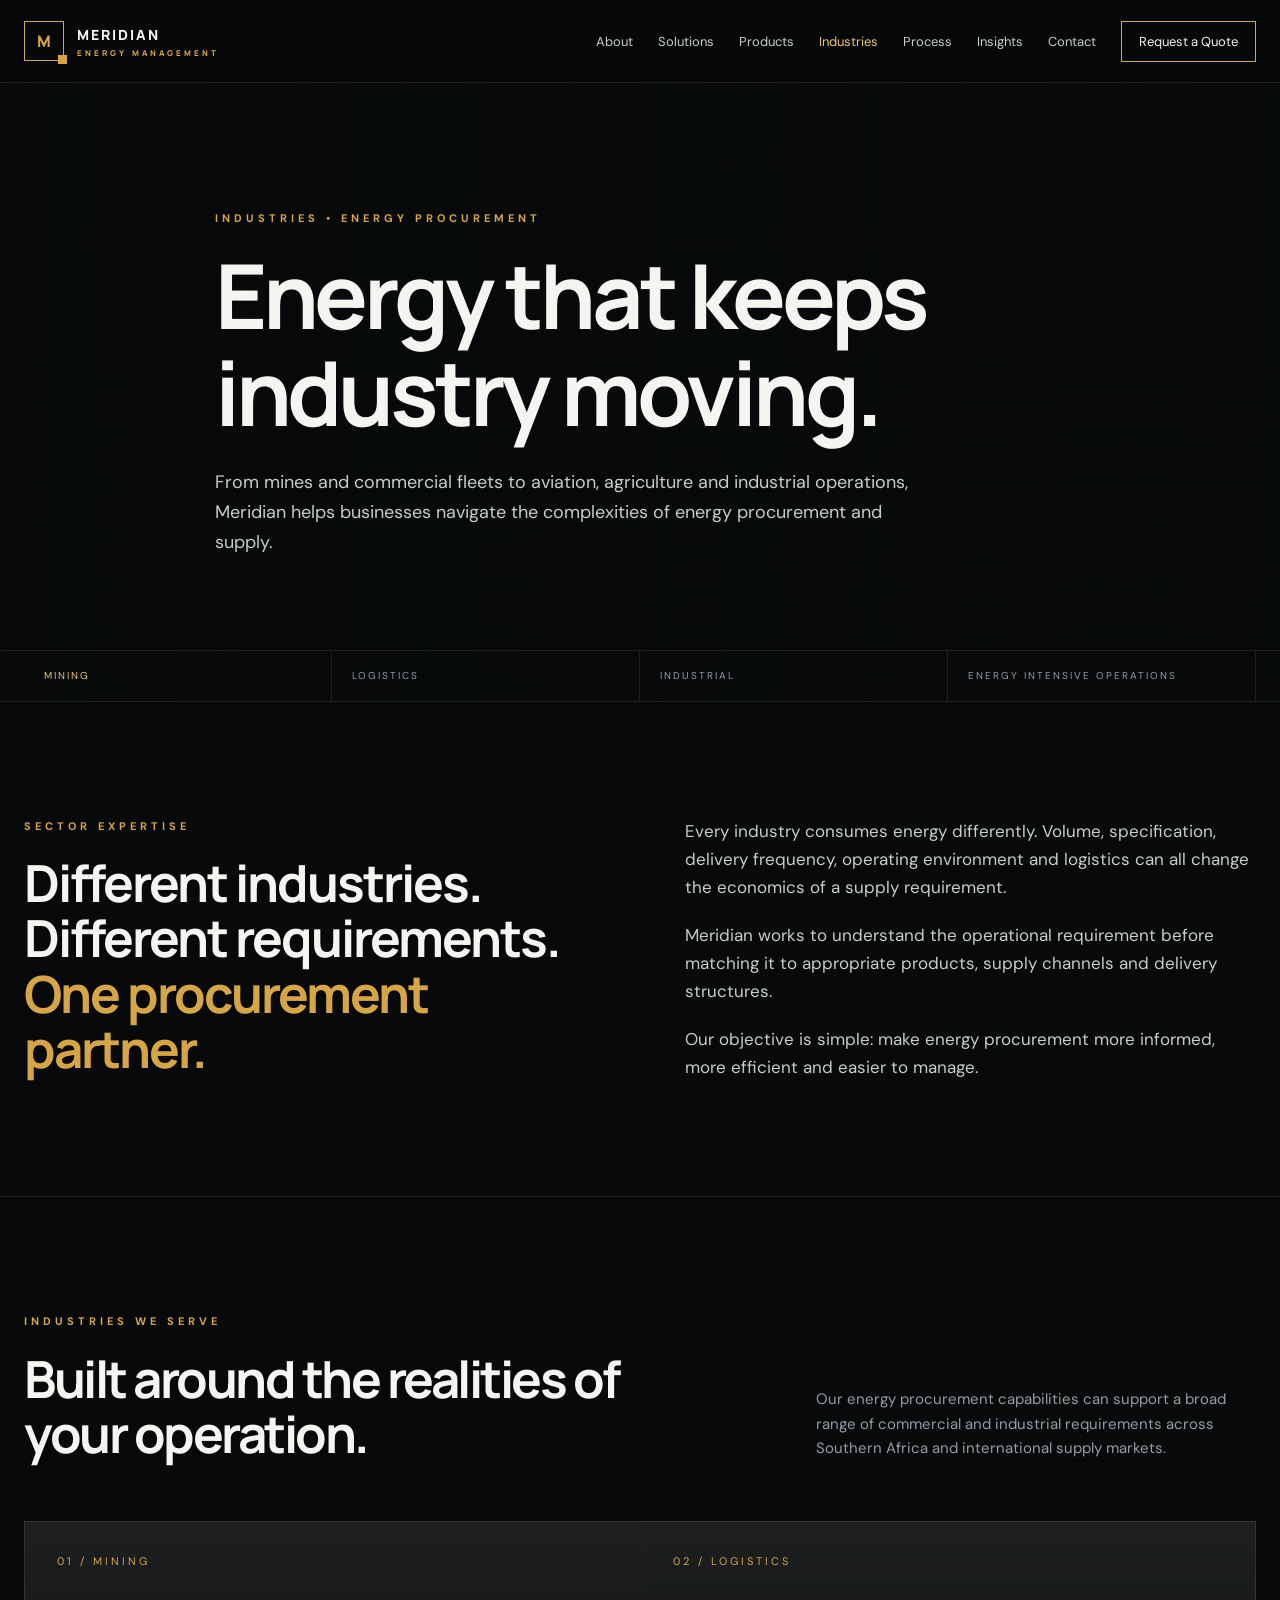
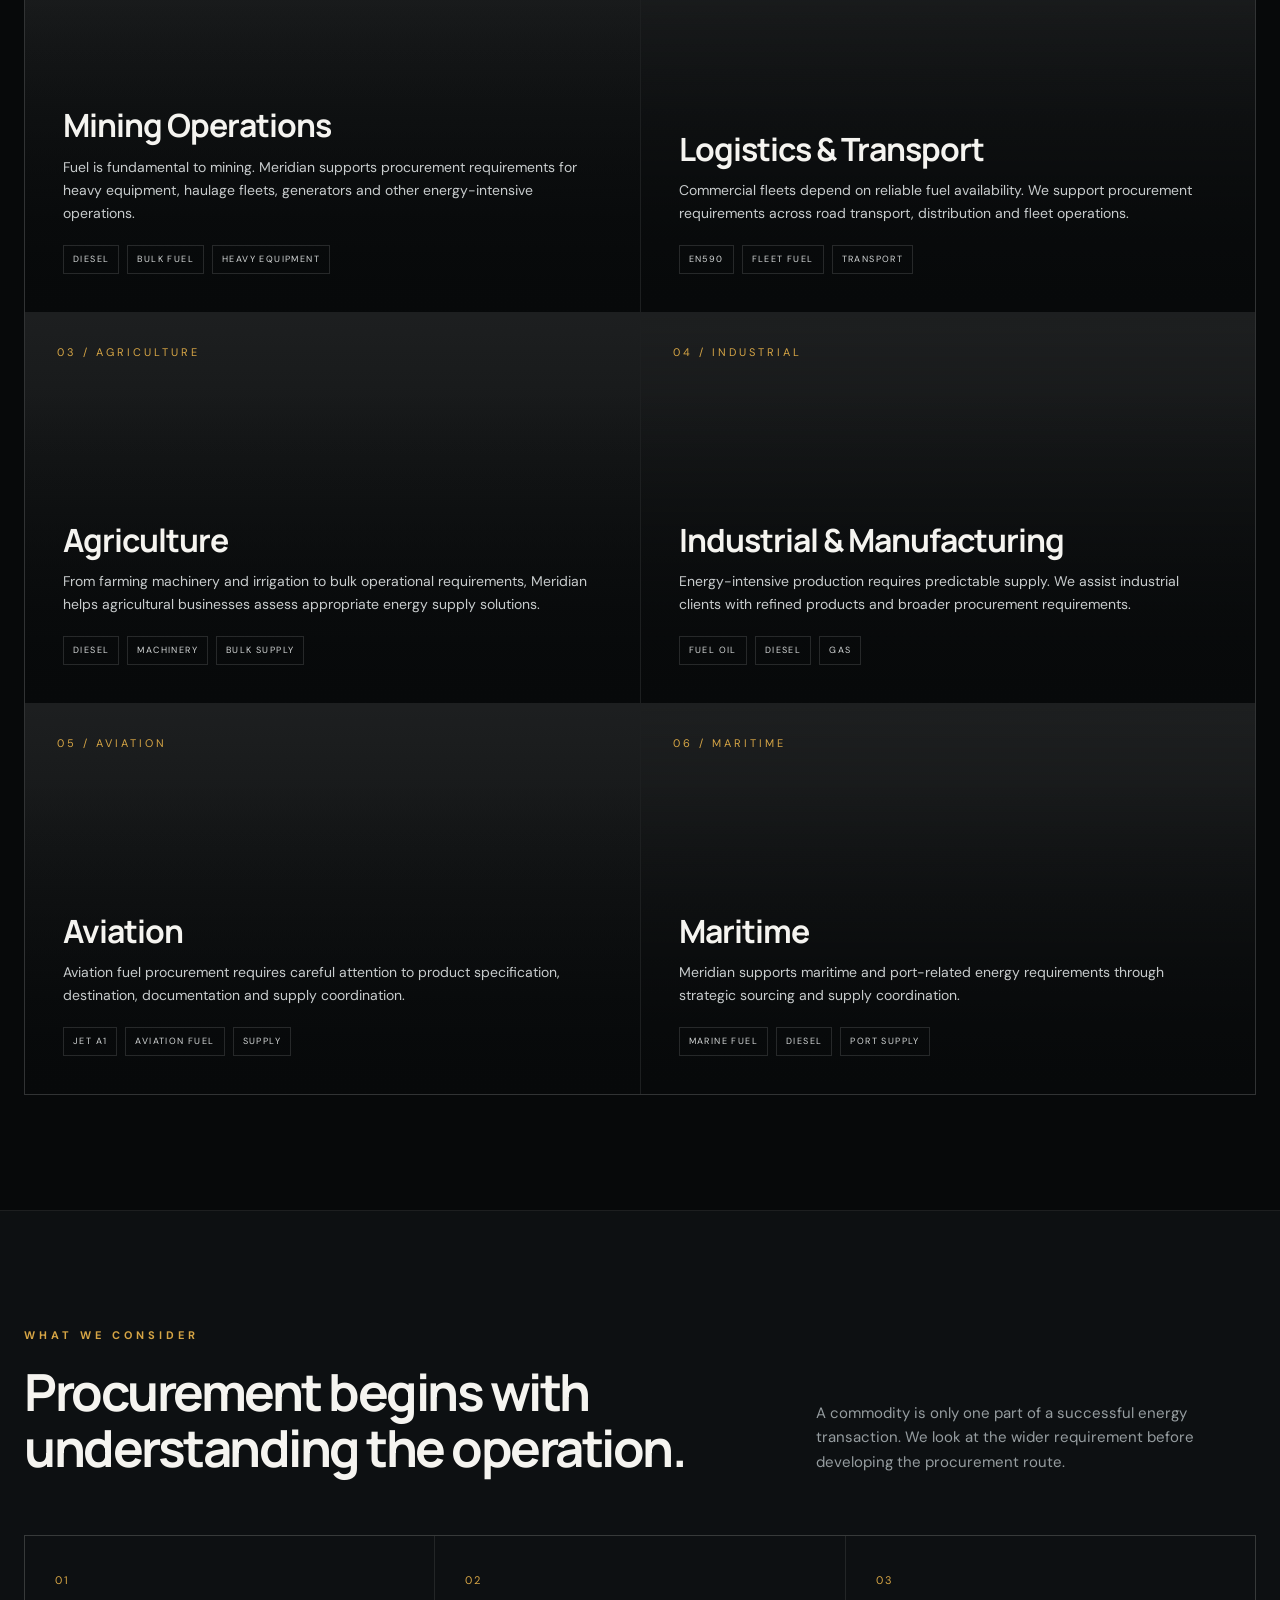
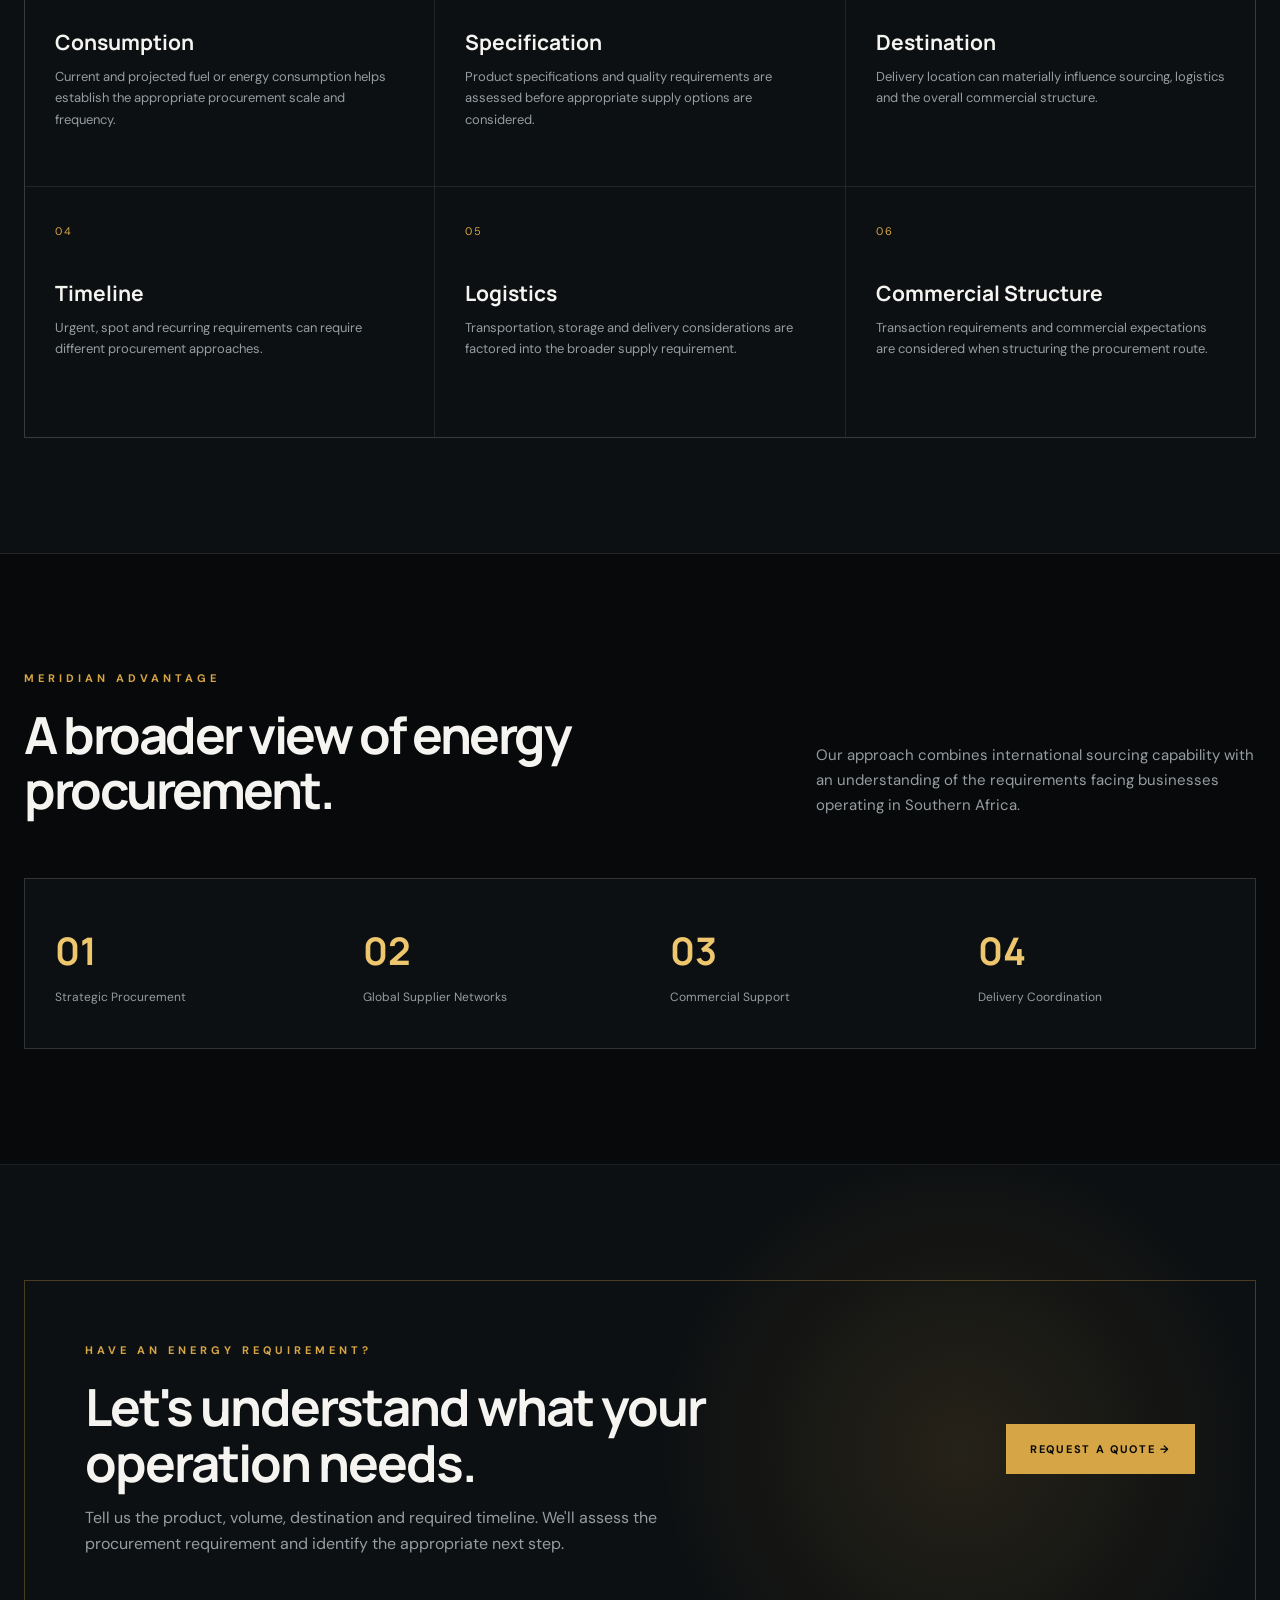
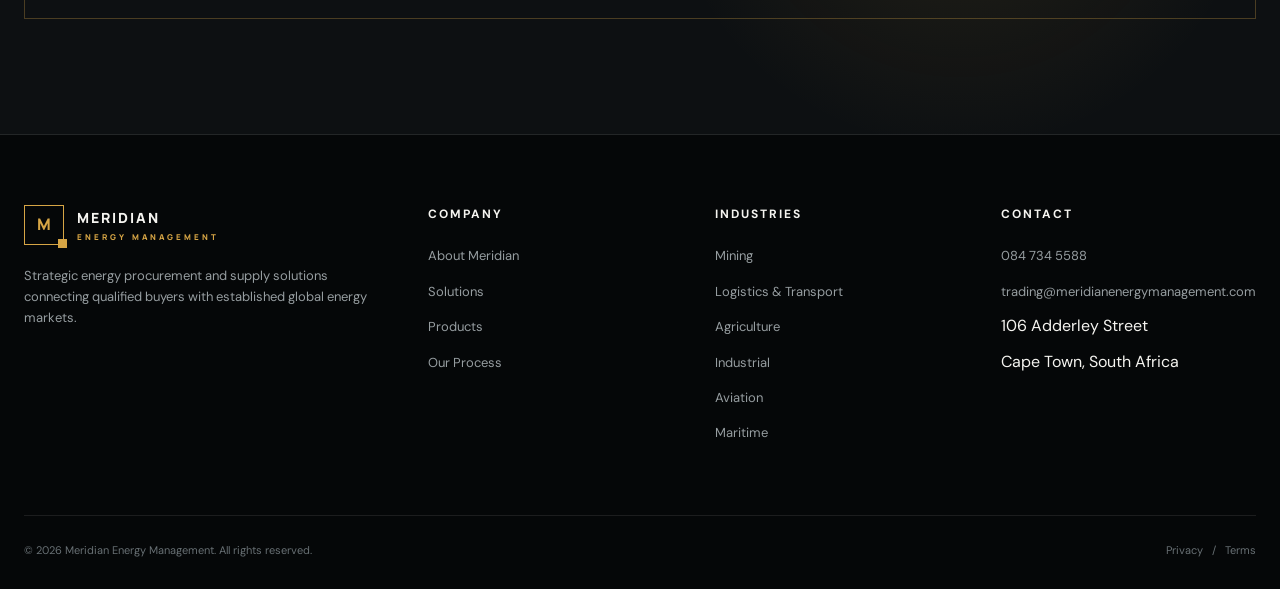
<file: industries.html>
<!DOCTYPE html>
<html lang="en-ZA">
<head>
<meta charset="UTF-8">
<meta name="viewport" content="width=device-width,initial-scale=1.0">

<title>Industries | Meridian Energy Management</title>
<meta name="description" content="Meridian Energy Management provides strategic energy procurement and supply solutions for mining, logistics, agriculture, industrial, aviation and maritime operations.">

<link rel="preconnect" href="https://fonts.googleapis.com">
<link rel="preconnect" href="https://fonts.gstatic.com" crossorigin>
<link href="https://fonts.googleapis.com/css2?family=DM+Sans:wght@400;500;600;700&family=Manrope:wght@400;500;600;700;800&display=swap" rel="stylesheet">

<style>
:root{
--black:#07090a;
--black2:#0d1012;
--black3:#14181b;
--white:#f5f4f0;
--grey:#969da0;
--grey-light:#c8cccd;
--gold:#d6a545;
--gold-light:#edc66d;
--border:rgba(255,255,255,.09);
--gold-border:rgba(214,165,69,.3);
--max:1240px
}

*{box-sizing:border-box;margin:0;padding:0}
html{scroll-behavior:smooth}
body{
background:var(--black);
color:var(--white);
font-family:"DM Sans",sans-serif;
line-height:1.65;
overflow-x:hidden
}
a{color:inherit;text-decoration:none}
button{font:inherit}
.container{width:min(var(--max),calc(100% - 48px));margin:auto}

header{
position:fixed;
top:0;
left:0;
width:100%;
z-index:1000;
background:rgba(7,9,10,.86);
backdrop-filter:blur(18px);
border-bottom:1px solid var(--border);
transition:.3s
}
header.scrolled{background:rgba(7,9,10,.97);box-shadow:0 10px 40px #0008}

.nav{
height:82px;
display:flex;
align-items:center;
justify-content:space-between;
gap:30px
}

.brand{display:flex;align-items:center;gap:13px}
.brand-mark{
width:40px;height:40px;
border:1px solid var(--gold);
display:grid;place-items:center;
color:var(--gold);
font-family:Manrope,sans-serif;
font-weight:800;
position:relative
}
.brand-mark:after{
content:"";
position:absolute;
width:9px;height:9px;
background:var(--gold);
right:-4px;bottom:-4px
}
.brand-name{
font-family:Manrope,sans-serif;
font-weight:800;
font-size:14px;
letter-spacing:2px
}
.brand-name span{
display:block;
font-size:8px;
color:var(--gold);
letter-spacing:3px
}

nav ul{
display:flex;
list-style:none;
gap:25px;
align-items:center
}
nav a{
font-size:13px;
color:var(--grey-light);
transition:.25s
}
nav a:hover,nav a.active{color:var(--gold-light)}
.nav-cta{
border:1px solid var(--gold);
padding:11px 17px;
color:var(--white)!important
}
.nav-cta:hover{background:var(--gold);color:var(--black)!important}

.menu-toggle{
display:none;
background:none;
border:0;
color:white;
font-size:26px;
cursor:pointer
}

.hero{
min-height:78vh;
padding:170px 0 105px;
display:flex;
align-items:center;
position:relative;
overflow:hidden;
background:
linear-gradient(90deg,rgba(7,9,10,.96),rgba(7,9,10,.73),rgba(7,9,10,.38)),
linear-gradient(0deg,var(--black),transparent 50%),
url("https://images.unsplash.com/photo-1504917595217-d4dc5ebe6122?auto=format&fit=crop&w=2200&q=85") center/cover
}

.hero:after{
content:"";
position:absolute;
inset:0;
background:linear-gradient(90deg,rgba(214,165,69,.035) 1px,transparent 1px),linear-gradient(rgba(214,165,69,.035) 1px,transparent 1px);
background-size:80px 80px;
mask-image:linear-gradient(to bottom,black,transparent)
}

.hero-content{position:relative;z-index:1;max-width:850px}

.eyebrow{
color:var(--gold);
font-size:11px;
font-weight:700;
text-transform:uppercase;
letter-spacing:4px;
margin-bottom:20px
}

h1,h2,h3{
font-family:Manrope,sans-serif;
line-height:1.08
}

h1{
font-size:clamp(48px,7vw,92px);
letter-spacing:-4px;
margin-bottom:28px
}
.hero p{
font-size:18px;
color:var(--grey-light);
max-width:720px
}

.hero-bottom{
position:absolute;
bottom:0;
left:0;
width:100%;
z-index:2;
border-top:1px solid var(--border);
background:#07090a99
}

.hero-strip{
display:grid;
grid-template-columns:repeat(4,1fr)
}
.hero-strip div{
padding:17px 20px;
border-right:1px solid var(--border);
font-size:10px;
color:var(--grey);
text-transform:uppercase;
letter-spacing:2px
}
.hero-strip div:first-child{color:var(--gold-light)}

section{
padding:115px 0;
border-bottom:1px solid var(--border)
}

.section-head{
display:flex;
justify-content:space-between;
align-items:end;
gap:50px;
margin-bottom:60px
}
.section-head h2{
font-size:clamp(38px,4vw,58px);
letter-spacing:-2.5px;
max-width:700px
}
.section-head p{
max-width:440px;
color:var(--grey);
font-size:15px
}

.intro-grid{
display:grid;
grid-template-columns:1fr 1fr;
gap:90px
}
.intro-title{
font-size:clamp(38px,4vw,58px);
letter-spacing:-2px
}
.intro-title span{color:var(--gold)}
.intro-copy{
font-size:17px;
color:var(--grey-light)
}
.intro-copy p+p{margin-top:20px}

.industry-grid{
display:grid;
grid-template-columns:repeat(2,1fr);
gap:1px;
background:var(--border);
border:1px solid var(--border)
}

.industry-card{
min-height:390px;
padding:38px;
background:var(--black2);
position:relative;
overflow:hidden;
transition:.4s;
display:flex;
flex-direction:column;
justify-content:flex-end
}

.industry-card:hover{
background:var(--black3);
transform:translateY(-3px);
z-index:2
}

.industry-card:before{
content:"";
position:absolute;
inset:0;
background:linear-gradient(180deg,transparent 20%,rgba(7,9,10,.96) 100%);
z-index:1
}

.industry-card.mining{
background:
linear-gradient(180deg,transparent,rgba(7,9,10,.98)),
url("https://images.unsplash.com/photo-1578662996442-48f60103fc96?auto=format&fit=crop&w=1200&q=80") center/cover
}
.industry-card.logistics{
background:
linear-gradient(180deg,transparent,rgba(7,9,10,.98)),
url("https://images.unsplash.com/photo-1586528116311-ad8dd3c8310d?auto=format&fit=crop&w=1200&q=80") center/cover
}
.industry-card.agriculture{
background:
linear-gradient(180deg,transparent,rgba(7,9,10,.98)),
url("https://images.unsplash.com/photo-1625246333195-78d9c38ad449?auto=format&fit=crop&w=1200&q=80") center/cover
}
.industry-card.industrial{
background:
linear-gradient(180deg,transparent,rgba(7,9,10,.98)),
url("https://images.unsplash.com/photo-1565793298595-6a879b1d9492?auto=format&fit=crop&w=1200&q=80") center/cover
}
.industry-card.aviation{
background:
linear-gradient(180deg,transparent,rgba(7,9,10,.98)),
url("https://images.unsplash.com/photo-1436491865332-7a61a109cc05?auto=format&fit=crop&w=1200&q=80") center/cover
}
.industry-card.maritime{
background:
linear-gradient(180deg,transparent,rgba(7,9,10,.98)),
url("https://images.unsplash.com/photo-1494412574643-ff11b0a5c1c3?auto=format&fit=crop&w=1200&q=80") center/cover
}

.industry-content{
position:relative;
z-index:2
}

.industry-number{
position:absolute;
top:30px;
left:32px;
z-index:2;
font-size:11px;
letter-spacing:3px;
color:var(--gold)
}

.industry-card h3{
font-size:32px;
letter-spacing:-1px;
margin-bottom:13px
}

.industry-card p{
color:var(--grey-light);
font-size:14px;
max-width:540px
}

.industry-tags{
display:flex;
flex-wrap:wrap;
gap:8px;
margin-top:20px
}
.industry-tags span{
border:1px solid #ffffff20;
padding:6px 9px;
font-size:9px;
letter-spacing:1.4px;
text-transform:uppercase;
color:#d5d8d8
}

.dark-section{background:var(--black2)}

.capability-grid{
display:grid;
grid-template-columns:repeat(3,1fr);
gap:1px;
background:var(--border);
border:1px solid var(--border)
}

.capability{
background:var(--black2);
padding:35px 30px;
min-height:250px
}
.capability-number{
color:var(--gold);
font-size:11px;
letter-spacing:2px
}
.capability h3{
font-size:21px;
margin:42px 0 12px
}
.capability p{
font-size:13px;
color:var(--grey)
}

.stats{
display:grid;
grid-template-columns:repeat(4,1fr);
border:1px solid var(--border);
background:var(--border)
}
.stat{
background:var(--black2);
padding:40px 30px
}
.stat strong{
font-family:Manrope,sans-serif;
font-size:38px;
color:var(--gold-light)
}
.stat span{
display:block;
color:var(--grey);
font-size:12px;
margin-top:7px
}

.cta{
background:
radial-gradient(circle at 75% 50%,rgba(214,165,69,.12),transparent 30%),
var(--black2)
}
.cta-box{
border:1px solid var(--gold-border);
padding:60px;
display:flex;
align-items:center;
justify-content:space-between;
gap:50px
}
.cta-box h2{
font-size:clamp(37px,4vw,58px);
letter-spacing:-2px;
max-width:720px
}
.cta-box p{
color:var(--grey);
max-width:620px;
margin-top:15px
}

.button{
display:inline-flex;
align-items:center;
justify-content:center;
padding:15px 23px;
border:1px solid var(--gold);
text-transform:uppercase;
font-size:11px;
font-weight:700;
letter-spacing:1.7px;
white-space:nowrap;
transition:.3s
}
.button.primary{
background:var(--gold);
color:var(--black)
}
.button.primary:hover{background:var(--gold-light)}

footer{
padding:70px 0 30px;
background:#050708
}
.footer-grid{
display:grid;
grid-template-columns:1.5fr 1fr 1fr 1fr;
gap:50px;
padding-bottom:60px;
border-bottom:1px solid var(--border)
}
.footer-brand p{
color:var(--grey);
font-size:13px;
max-width:370px;
margin-top:20px
}
footer h4{
font-size:12px;
text-transform:uppercase;
letter-spacing:2px;
margin-bottom:18px
}
footer ul{list-style:none}
footer li{margin-bottom:9px}
footer li a{
color:var(--grey);
font-size:13px;
transition:.2s
}
footer li a:hover{color:var(--gold-light)}
.footer-bottom{
padding-top:25px;
display:flex;
justify-content:space-between;
gap:30px;
font-size:11px;
color:#687074
}

.reveal{
opacity:0;
transform:translateY(25px);
transition:.8s ease
}
.reveal.visible{
opacity:1;
transform:none
}

@media(max-width:1000px){
nav ul{gap:14px}
.intro-grid{grid-template-columns:1fr;gap:50px}
.capability-grid{grid-template-columns:repeat(2,1fr)}
.stats{grid-template-columns:repeat(2,1fr)}
.footer-grid{grid-template-columns:repeat(2,1fr)}
}

@media(max-width:800px){
.container{width:min(var(--max),calc(100% - 32px))}
.menu-toggle{display:block}

nav{
display:none;
position:absolute;
top:82px;
left:0;
width:100%;
background:rgba(7,9,10,.98);
border-bottom:1px solid var(--border)
}
nav.open{display:block}
nav ul{
flex-direction:column;
align-items:stretch;
padding:20px;
gap:0
}
nav a{
display:block;
padding:14px 5px;
border-bottom:1px solid var(--border)
}
.nav-cta{
margin-top:10px;
text-align:center
}

.hero{
min-height:720px;
padding-bottom:130px
}
.hero-strip{grid-template-columns:repeat(2,1fr)}
.hero-strip div{padding:12px}

.industry-grid{grid-template-columns:1fr}
.cta-box{
padding:35px 25px;
flex-direction:column;
align-items:flex-start
}
}

@media(max-width:600px){
section{padding:80px 0}
.section-head{
display:block;
margin-bottom:40px
}
.section-head p{margin-top:20px}
h1{
font-size:48px;
letter-spacing:-2.5px
}
.hero p{font-size:16px}
.industry-card{min-height:420px}
.capability-grid{grid-template-columns:1fr}
.stats{grid-template-columns:1fr}
.footer-grid{grid-template-columns:1fr}
.footer-bottom{flex-direction:column}
}
</style>
</head>

<body>

<header id="header">
<div class="container nav">

<a href="index.html" class="brand">
<div class="brand-mark">M</div>
<div class="brand-name">
MERIDIAN
<span>ENERGY MANAGEMENT</span>
</div>
</a>

<button class="menu-toggle" id="menuToggle">☰</button>

<nav id="mainNav">
<ul>
<li><a href="about.html">About</a></li>
<li><a href="solutions.html">Solutions</a></li>
<li><a href="products.html">Products</a></li>
<li><a href="industries.html" class="active">Industries</a></li>
<li><a href="process.html">Process</a></li>
<li><a href="insights.html">Insights</a></li>
<li><a href="contact.html">Contact</a></li>
<li><a href="quote.html" class="nav-cta">Request a Quote</a></li>
</ul>
</nav>

</div>
</header>


<section class="hero">

<div class="container hero-content reveal">

<div class="eyebrow">Industries • Energy Procurement</div>

<h1>
Energy that keeps<br>
<strong>industry moving.</strong>
</h1>

<p>
From mines and commercial fleets to aviation, agriculture and
industrial operations, Meridian helps businesses navigate the
complexities of energy procurement and supply.
</p>

</div>

<div class="hero-bottom">
<div class="container hero-strip">
<div>Mining</div>
<div>Logistics</div>
<div>Industrial</div>
<div>Energy Intensive Operations</div>
</div>
</div>

</section>


<section>

<div class="container intro-grid">

<div class="reveal">

<div class="eyebrow">Sector Expertise</div>

<h2 class="intro-title">
Different industries.<br>
Different requirements.<br>
<span>One procurement partner.</span>
</h2>

</div>

<div class="intro-copy reveal">

<p>
Every industry consumes energy differently. Volume, specification,
delivery frequency, operating environment and logistics can all
change the economics of a supply requirement.
</p>

<p>
Meridian works to understand the operational requirement before
matching it to appropriate products, supply channels and delivery
structures.
</p>

<p>
Our objective is simple: make energy procurement more informed,
more efficient and easier to manage.
</p>

</div>

</div>

</section>


<section>

<div class="container">

<div class="section-head reveal">

<div>
<div class="eyebrow">Industries We Serve</div>
<h2>Built around the realities of your operation.</h2>
</div>

<p>
Our energy procurement capabilities can support a broad range
of commercial and industrial requirements across Southern Africa
and international supply markets.
</p>

</div>


<div class="industry-grid">


<article class="industry-card mining reveal">

<div class="industry-number">01 / MINING</div>

<div class="industry-content">

<h3>Mining Operations</h3>

<p>
Fuel is fundamental to mining. Meridian supports procurement
requirements for heavy equipment, haulage fleets, generators
and other energy-intensive operations.
</p>

<div class="industry-tags">
<span>Diesel</span>
<span>Bulk Fuel</span>
<span>Heavy Equipment</span>
</div>

</div>

</article>


<article class="industry-card logistics reveal">

<div class="industry-number">02 / LOGISTICS</div>

<div class="industry-content">

<h3>Logistics &amp; Transport</h3>

<p>
Commercial fleets depend on reliable fuel availability.
We support procurement requirements across road transport,
distribution and fleet operations.
</p>

<div class="industry-tags">
<span>EN590</span>
<span>Fleet Fuel</span>
<span>Transport</span>
</div>

</div>

</article>


<article class="industry-card agriculture reveal">

<div class="industry-number">03 / AGRICULTURE</div>

<div class="industry-content">

<h3>Agriculture</h3>

<p>
From farming machinery and irrigation to bulk operational
requirements, Meridian helps agricultural businesses assess
appropriate energy supply solutions.
</p>

<div class="industry-tags">
<span>Diesel</span>
<span>Machinery</span>
<span>Bulk Supply</span>
</div>

</div>

</article>


<article class="industry-card industrial reveal">

<div class="industry-number">04 / INDUSTRIAL</div>

<div class="industry-content">

<h3>Industrial &amp; Manufacturing</h3>

<p>
Energy-intensive production requires predictable supply.
We assist industrial clients with refined products and
broader procurement requirements.
</p>

<div class="industry-tags">
<span>Fuel Oil</span>
<span>Diesel</span>
<span>Gas</span>
</div>

</div>

</article>


<article class="industry-card aviation reveal">

<div class="industry-number">05 / AVIATION</div>

<div class="industry-content">

<h3>Aviation</h3>

<p>
Aviation fuel procurement requires careful attention to
product specification, destination, documentation and
supply coordination.
</p>

<div class="industry-tags">
<span>Jet A1</span>
<span>Aviation Fuel</span>
<span>Supply</span>
</div>

</div>

</article>


<article class="industry-card maritime reveal">

<div class="industry-number">06 / MARITIME</div>

<div class="industry-content">

<h3>Maritime</h3>

<p>
Meridian supports maritime and port-related energy requirements
through strategic sourcing and supply coordination.
</p>

<div class="industry-tags">
<span>Marine Fuel</span>
<span>Diesel</span>
<span>Port Supply</span>
</div>

</div>

</article>

</div>

</div>

</section>


<section class="dark-section">

<div class="container">

<div class="section-head reveal">

<div>
<div class="eyebrow">What We Consider</div>
<h2>Procurement begins with understanding the operation.</h2>
</div>

<p>
A commodity is only one part of a successful energy transaction.
We look at the wider requirement before developing the procurement route.
</p>

</div>


<div class="capability-grid">

<div class="capability reveal">
<div class="capability-number">01</div>
<h3>Consumption</h3>
<p>
Current and projected fuel or energy consumption helps establish
the appropriate procurement scale and frequency.
</p>
</div>

<div class="capability reveal">
<div class="capability-number">02</div>
<h3>Specification</h3>
<p>
Product specifications and quality requirements are assessed
before appropriate supply options are considered.
</p>
</div>

<div class="capability reveal">
<div class="capability-number">03</div>
<h3>Destination</h3>
<p>
Delivery location can materially influence sourcing, logistics
and the overall commercial structure.
</p>
</div>

<div class="capability reveal">
<div class="capability-number">04</div>
<h3>Timeline</h3>
<p>
Urgent, spot and recurring requirements can require different
procurement approaches.
</p>
</div>

<div class="capability reveal">
<div class="capability-number">05</div>
<h3>Logistics</h3>
<p>
Transportation, storage and delivery considerations are factored
into the broader supply requirement.
</p>
</div>

<div class="capability reveal">
<div class="capability-number">06</div>
<h3>Commercial Structure</h3>
<p>
Transaction requirements and commercial expectations are considered
when structuring the procurement route.
</p>
</div>

</div>

</div>

</section>


<section>

<div class="container">

<div class="section-head reveal">

<div>
<div class="eyebrow">Meridian Advantage</div>
<h2>A broader view of energy procurement.</h2>
</div>

<p>
Our approach combines international sourcing capability with
an understanding of the requirements facing businesses operating
in Southern Africa.
</p>

</div>


<div class="stats">

<div class="stat reveal">
<strong>01</strong>
<span>Strategic Procurement</span>
</div>

<div class="stat reveal">
<strong>02</strong>
<span>Global Supplier Networks</span>
</div>

<div class="stat reveal">
<strong>03</strong>
<span>Commercial Support</span>
</div>

<div class="stat reveal">
<strong>04</strong>
<span>Delivery Coordination</span>
</div>

</div>

</div>

</section>


<section class="cta">

<div class="container">

<div class="cta-box reveal">

<div>

<div class="eyebrow">Have An Energy Requirement?</div>

<h2>
Let's understand what your operation needs.
</h2>

<p>
Tell us the product, volume, destination and required timeline.
We'll assess the procurement requirement and identify the
appropriate next step.
</p>

</div>

<a href="quote.html" class="button primary">
Request a Quote →
</a>

</div>

</div>

</section>


<footer>

<div class="container">

<div class="footer-grid">

<div class="footer-brand">

<a href="index.html" class="brand">
<div class="brand-mark">M</div>
<div class="brand-name">
MERIDIAN
<span>ENERGY MANAGEMENT</span>
</div>
</a>

<p>
Strategic energy procurement and supply solutions connecting
qualified buyers with established global energy markets.
</p>

</div>


<div>

<h4>Company</h4>

<ul>
<li><a href="about.html">About Meridian</a></li>
<li><a href="solutions.html">Solutions</a></li>
<li><a href="products.html">Products</a></li>
<li><a href="process.html">Our Process</a></li>
</ul>

</div>


<div>

<h4>Industries</h4>

<ul>
<li><a href="industries.html">Mining</a></li>
<li><a href="industries.html">Logistics &amp; Transport</a></li>
<li><a href="industries.html">Agriculture</a></li>
<li><a href="industries.html">Industrial</a></li>
<li><a href="industries.html">Aviation</a></li>
<li><a href="industries.html">Maritime</a></li>
</ul>

</div>


<div>

<h4>Contact</h4>

<ul>
<li><a href="tel:0847345588">084 734 5588</a></li>
<li><a href="mailto:trading@meridianenergymanagement.com">trading@meridianenergymanagement.com</a></li>
<li>106 Adderley Street</li>
<li>Cape Town, South Africa</li>
</ul>

</div>

</div>


<div class="footer-bottom">

<div>
© <span id="year"></span> Meridian Energy Management. All rights reserved.
</div>

<div>
<a href="privacy.html">Privacy</a>
&nbsp; / &nbsp;
<a href="terms.html">Terms</a>
</div>

</div>

</div>

</footer>


<script>

const header=document.getElementById("header");

window.addEventListener("scroll",()=>{
if(window.scrollY>30){
header.classList.add("scrolled");
}else{
header.classList.remove("scrolled");
}
});

const menuToggle=document.getElementById("menuToggle");
const mainNav=document.getElementById("mainNav");

menuToggle.addEventListener("click",()=>{
mainNav.classList.toggle("open");
});

document.querySelectorAll("#mainNav a").forEach(link=>{
link.addEventListener("click",()=>{
mainNav.classList.remove("open");
});
});

const observer=new IntersectionObserver(entries=>{
entries.forEach(entry=>{
if(entry.isIntersecting){
entry.target.classList.add("visible");
observer.unobserve(entry.target);
}
});
},{threshold:.12});

document.querySelectorAll(".reveal").forEach(el=>{
observer.observe(el);
});

document.getElementById("year").textContent=new Date().getFullYear();

</script>

</body>
</html>
</file>
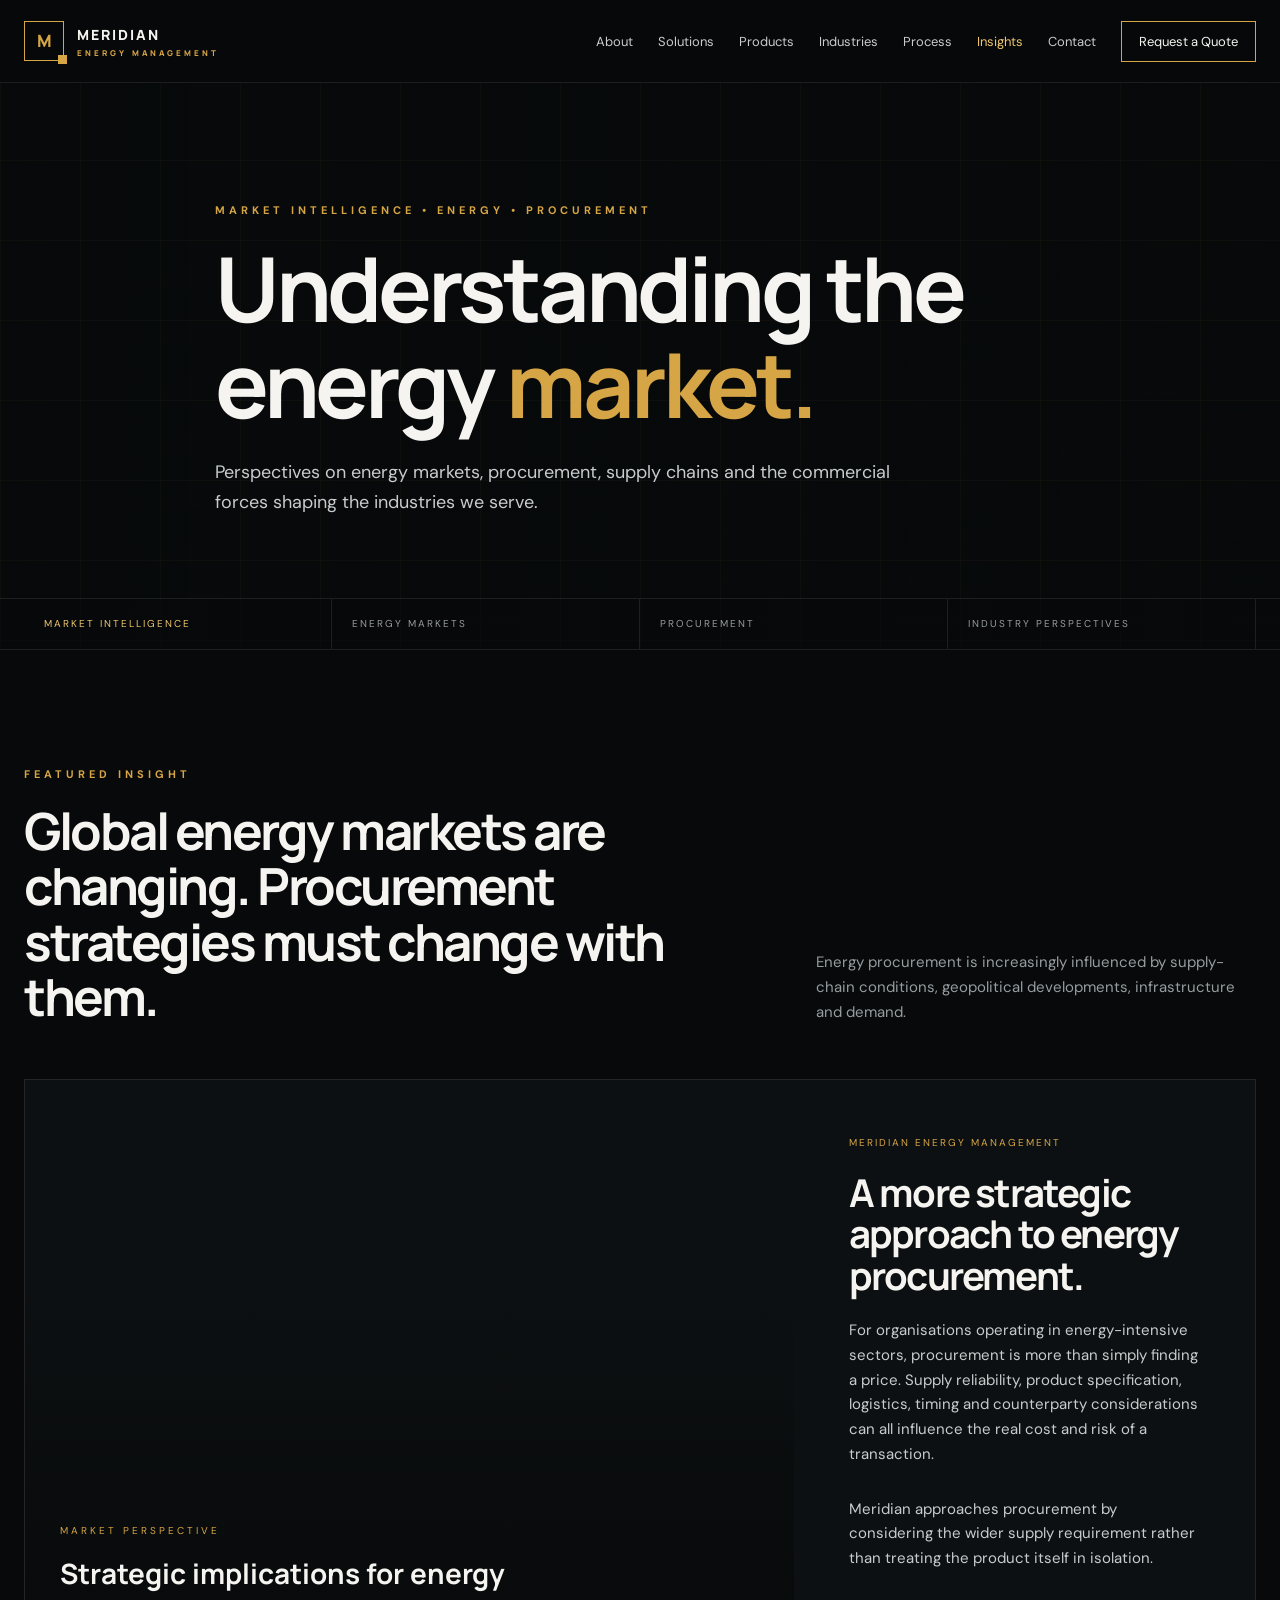
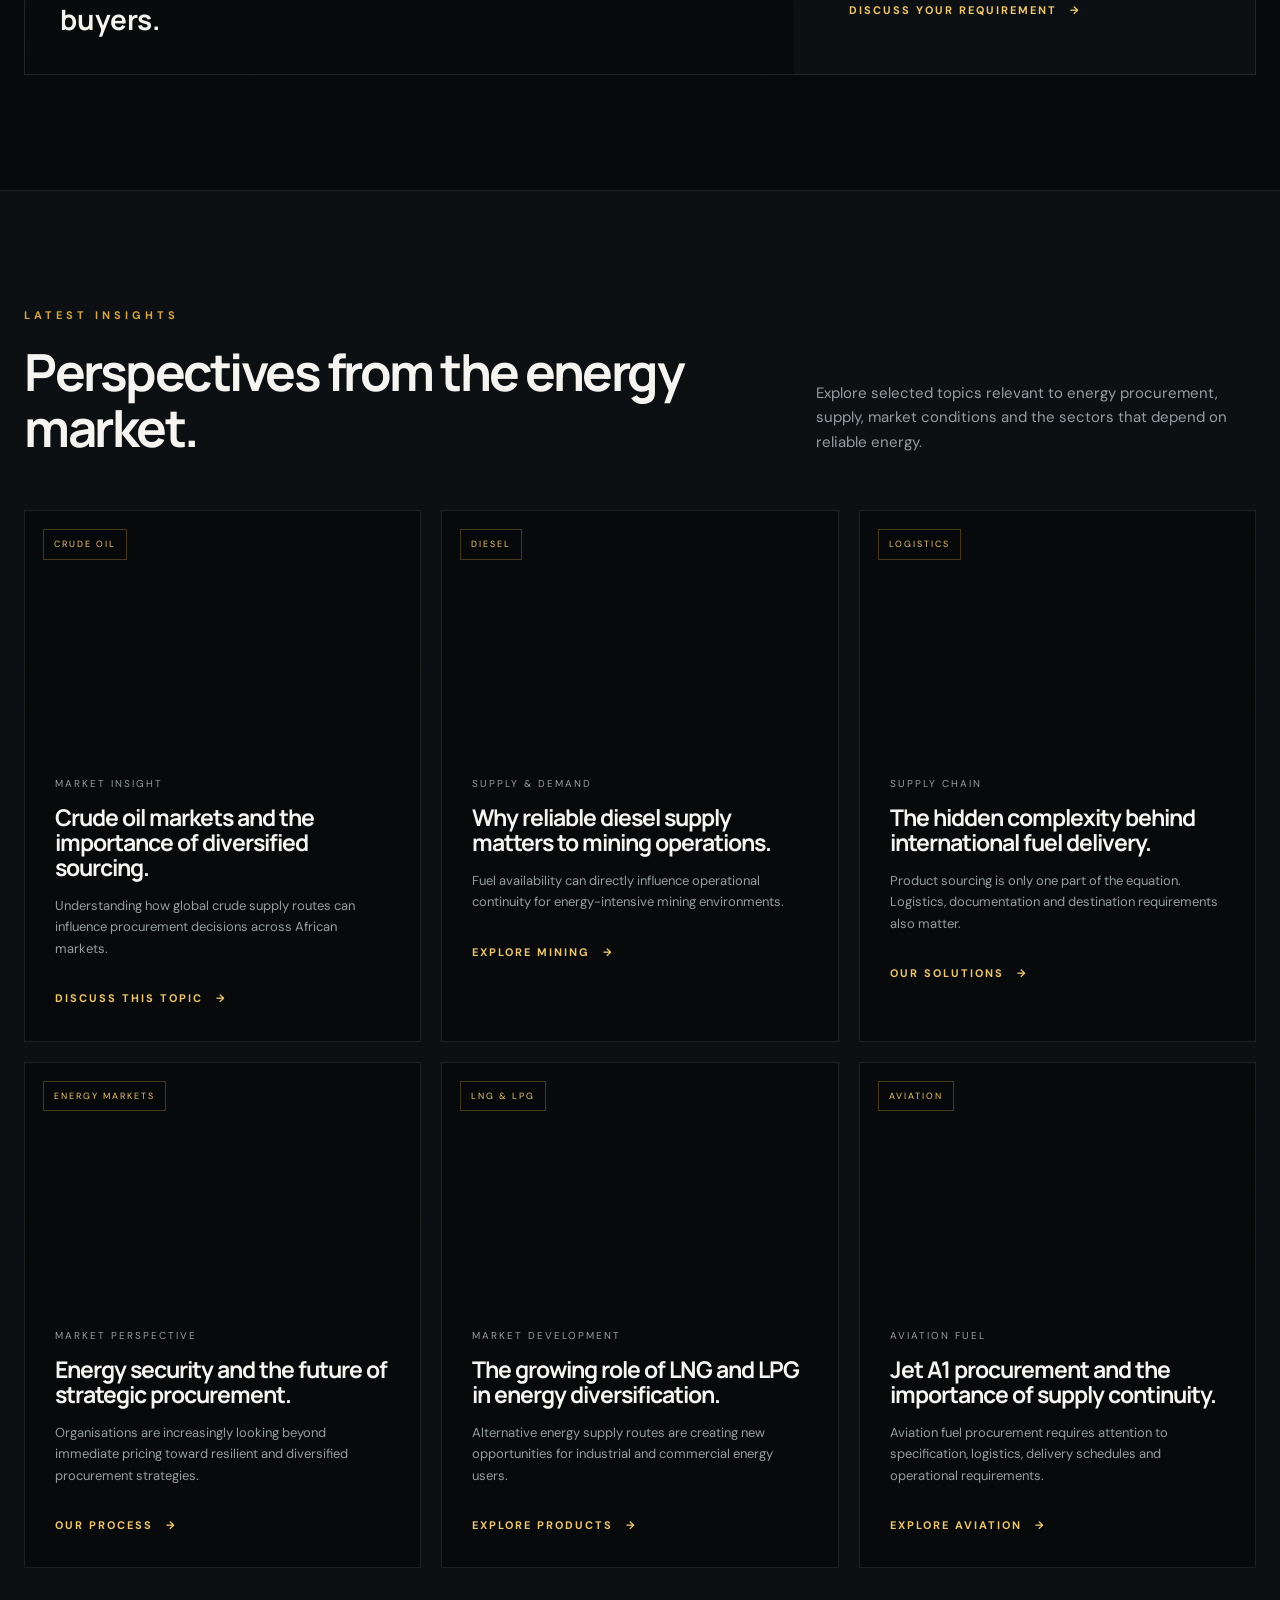
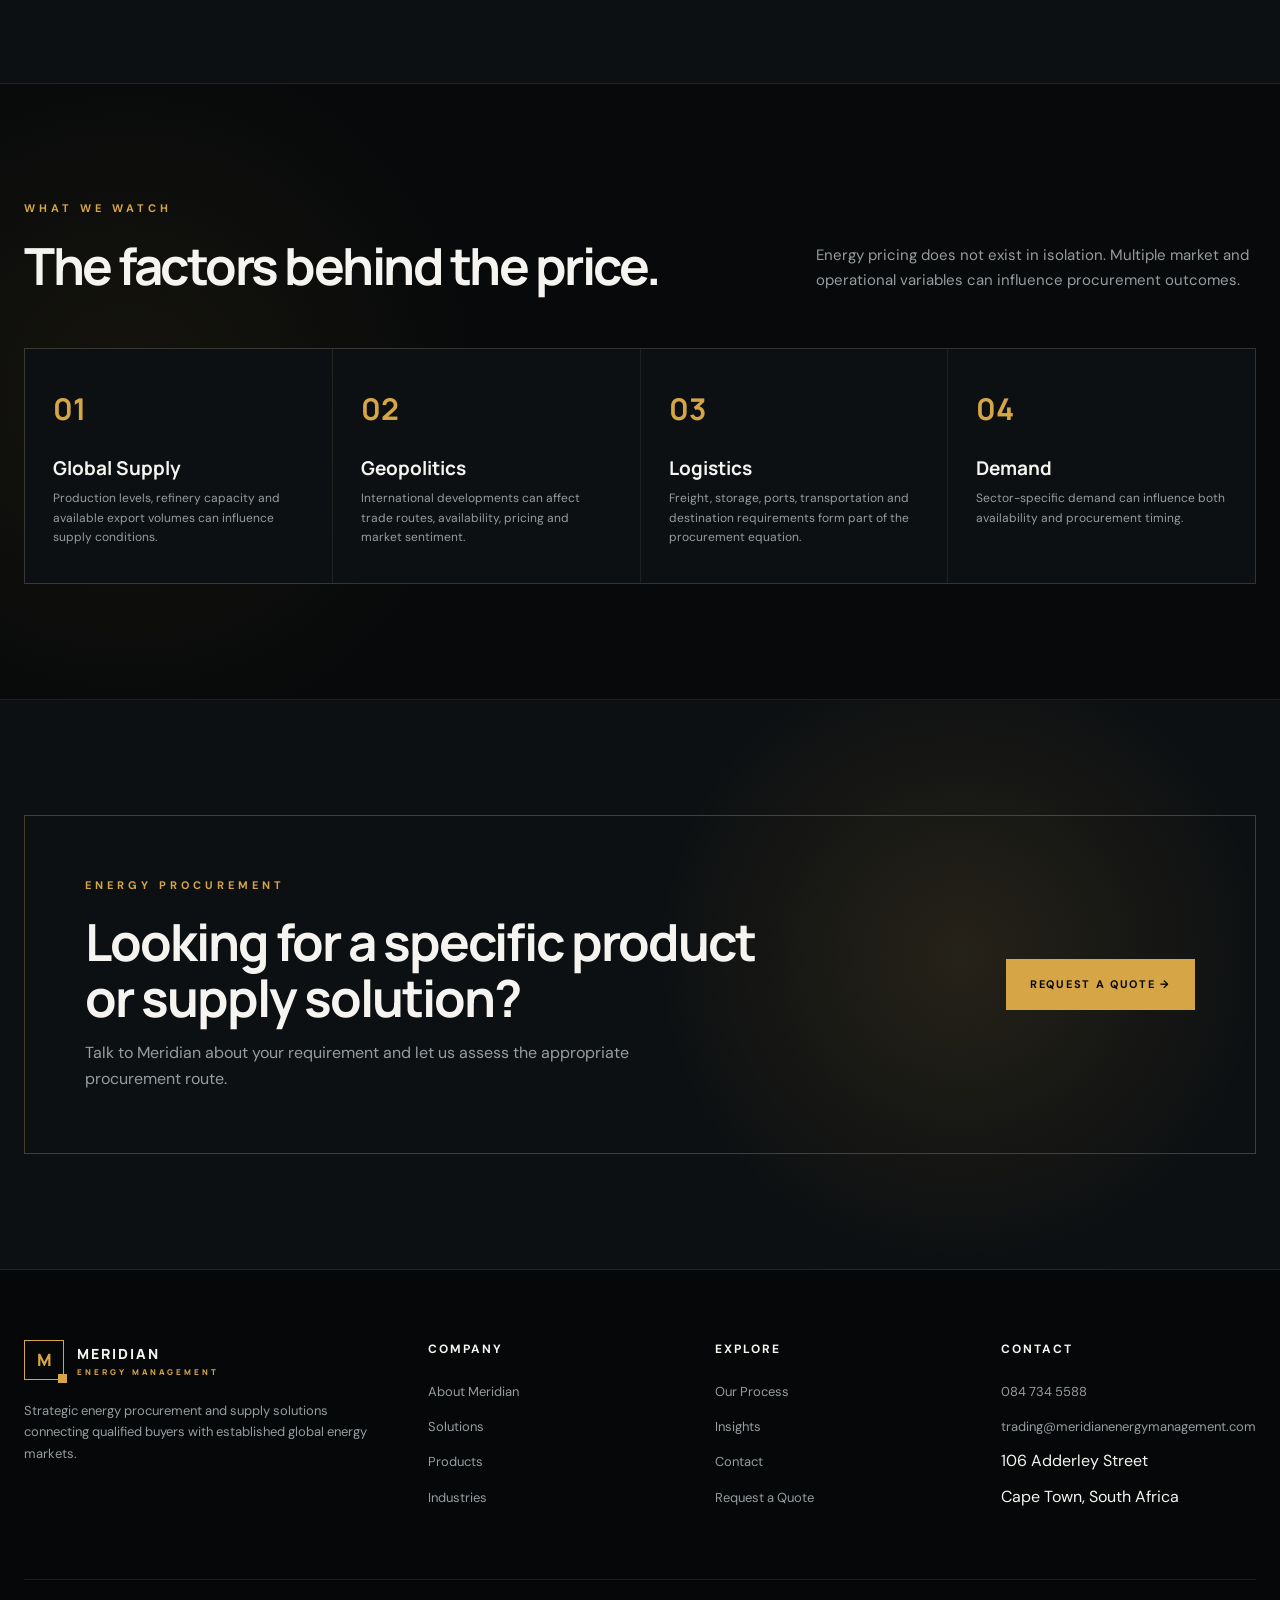
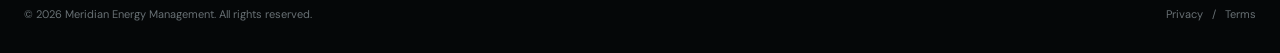
<file: insights.html>
<!DOCTYPE html>
<html lang="en-ZA">
<head>
<meta charset="UTF-8">
<meta name="viewport" content="width=device-width, initial-scale=1.0">

<title>Energy Insights | Meridian Energy Management</title>
<meta name="description" content="Energy market insights, procurement perspectives and industry developments from Meridian Energy Management.">
<meta name="author" content="Meridian Energy Management">

<link rel="preconnect" href="https://fonts.googleapis.com">
<link rel="preconnect" href="https://fonts.gstatic.com" crossorigin>
<link href="https://fonts.googleapis.com/css2?family=DM+Sans:wght@400;500;600;700&family=Manrope:wght@400;500;600;700;800&display=swap" rel="stylesheet">

<style>
:root{
--black:#07090a;
--black2:#0d1012;
--black3:#14181b;
--black4:#1c2124;
--white:#f5f4f0;
--grey:#969da0;
--grey-light:#c8cccd;
--gold:#d6a545;
--gold-light:#edc66d;
--gold-dark:#9c7425;
--border:rgba(255,255,255,.09);
--gold-border:rgba(214,165,69,.30);
--max:1240px;
}

*{box-sizing:border-box;margin:0;padding:0}

html{scroll-behavior:smooth}

body{
background:var(--black);
color:var(--white);
font-family:"DM Sans",sans-serif;
line-height:1.65;
overflow-x:hidden;
}

a{
color:inherit;
text-decoration:none;
}

.container{
width:min(var(--max),calc(100% - 48px));
margin:auto;
}

button{
font:inherit;
}

header{
position:fixed;
top:0;
left:0;
width:100%;
z-index:1000;
background:rgba(7,9,10,.87);
backdrop-filter:blur(18px);
border-bottom:1px solid var(--border);
transition:.3s;
}

header.scrolled{
background:rgba(7,9,10,.97);
box-shadow:0 10px 40px rgba(0,0,0,.35);
}

.nav{
height:82px;
display:flex;
align-items:center;
justify-content:space-between;
gap:30px;
}

.brand{
display:flex;
align-items:center;
gap:13px;
}

.brand-mark{
width:40px;
height:40px;
border:1px solid var(--gold);
display:grid;
place-items:center;
color:var(--gold);
font-family:Manrope,sans-serif;
font-weight:800;
font-size:17px;
position:relative;
}

.brand-mark:after{
content:"";
position:absolute;
width:9px;
height:9px;
background:var(--gold);
right:-4px;
bottom:-4px;
}

.brand-name{
font-family:Manrope,sans-serif;
font-weight:800;
font-size:14px;
letter-spacing:2px;
}

.brand-name span{
display:block;
font-size:8px;
color:var(--gold);
letter-spacing:3px;
}

nav ul{
display:flex;
list-style:none;
gap:25px;
align-items:center;
}

nav a{
font-size:13px;
color:var(--grey-light);
transition:.25s;
}

nav a:hover,
nav a.active{
color:var(--gold-light);
}

.nav-cta{
border:1px solid var(--gold);
padding:11px 17px;
color:var(--white)!important;
}

.nav-cta:hover{
background:var(--gold);
color:var(--black)!important;
}

.menu-toggle{
display:none;
background:none;
border:0;
color:var(--white);
font-size:26px;
cursor:pointer;
}

.hero{
min-height:650px;
padding:170px 0 100px;
display:flex;
align-items:center;
position:relative;
overflow:hidden;
background:
linear-gradient(90deg,rgba(7,9,10,.98),rgba(7,9,10,.80),rgba(7,9,10,.42)),
linear-gradient(0deg,var(--black),transparent 60%),
url("https://images.unsplash.com/photo-1497435334941-8c899ee9e8e9?auto=format&fit=crop&w=2200&q=85") center/cover;
}

.hero:after{
content:"";
position:absolute;
inset:0;
background:
linear-gradient(90deg,rgba(214,165,69,.035) 1px,transparent 1px),
linear-gradient(rgba(214,165,69,.035) 1px,transparent 1px);
background-size:80px 80px;
pointer-events:none;
}

.hero-content{
position:relative;
z-index:1;
max-width:850px;
}

.eyebrow{
color:var(--gold);
font-size:11px;
font-weight:700;
text-transform:uppercase;
letter-spacing:4px;
margin-bottom:20px;
}

h1,h2,h3{
font-family:Manrope,sans-serif;
line-height:1.08;
}

h1{
font-size:clamp(50px,7vw,92px);
letter-spacing:-4px;
margin-bottom:25px;
}

.hero p{
font-size:18px;
color:var(--grey-light);
max-width:700px;
}

.hero-strip{
position:absolute;
bottom:0;
left:0;
width:100%;
z-index:2;
border-top:1px solid var(--border);
background:rgba(7,9,10,.62);
}

.strip-inner{
display:grid;
grid-template-columns:repeat(4,1fr);
}

.strip-inner div{
padding:17px 20px;
border-right:1px solid var(--border);
font-size:10px;
color:var(--grey);
text-transform:uppercase;
letter-spacing:2px;
}

.strip-inner div:first-child{
color:var(--gold-light);
}

section{
padding:115px 0;
border-bottom:1px solid var(--border);
}

.section-head{
display:flex;
justify-content:space-between;
align-items:flex-end;
gap:50px;
margin-bottom:55px;
}

.section-head h2{
font-size:clamp(38px,4vw,58px);
letter-spacing:-2.5px;
max-width:720px;
}

.section-head p{
max-width:440px;
color:var(--grey);
font-size:15px;
}

.feature{
display:grid;
grid-template-columns:1.25fr .75fr;
min-height:560px;
border:1px solid var(--border);
background:var(--black2);
}

.feature-image{
position:relative;
background:
linear-gradient(0deg,rgba(7,9,10,.97),transparent 65%),
url("https://images.unsplash.com/photo-1565793298595-6a879b1d9492?auto=format&fit=crop&w=1800&q=85") center/cover;
}

.feature-label{
position:absolute;
left:35px;
bottom:32px;
}

.feature-label small{
display:block;
color:var(--gold);
font-size:10px;
text-transform:uppercase;
letter-spacing:3px;
margin-bottom:10px;
}

.feature-label strong{
font-family:Manrope,sans-serif;
font-size:28px;
max-width:450px;
display:block;
}

.feature-content{
padding:55px;
display:flex;
flex-direction:column;
justify-content:center;
}

.feature-content .date{
color:var(--gold);
font-size:10px;
text-transform:uppercase;
letter-spacing:2px;
margin-bottom:20px;
}

.feature-content h2{
font-size:clamp(30px,3vw,46px);
letter-spacing:-1.8px;
margin-bottom:22px;
}

.feature-content p{
color:var(--grey-light);
font-size:15px;
margin-bottom:30px;
}

.read-more{
display:inline-flex;
align-items:center;
gap:13px;
color:var(--gold-light);
font-size:11px;
font-weight:700;
letter-spacing:2px;
text-transform:uppercase;
}

.read-more span{
transition:.25s;
}

.read-more:hover span{
transform:translateX(6px);
}

.insights{
background:var(--black2);
}

.cards{
display:grid;
grid-template-columns:repeat(3,1fr);
gap:20px;
}

.card{
border:1px solid var(--border);
background:var(--black);
overflow:hidden;
transition:.35s;
}

.card:hover{
transform:translateY(-6px);
border-color:var(--gold-border);
}

.card-image{
height:235px;
background-size:cover;
background-position:center;
position:relative;
}

.card:nth-child(1) .card-image{
background-image:
linear-gradient(0deg,rgba(7,9,10,.7),transparent),
url("https://images.unsplash.com/photo-1565610222536-ef125c59da2e?auto=format&fit=crop&w=1000&q=80");
}

.card:nth-child(2) .card-image{
background-image:
linear-gradient(0deg,rgba(7,9,10,.7),transparent),
url("https://images.unsplash.com/photo-1586864387967-d02ef85d93e8?auto=format&fit=crop&w=1000&q=80");
}

.card:nth-child(3) .card-image{
background-image:
linear-gradient(0deg,rgba(7,9,10,.7),transparent),
url("https://images.unsplash.com/photo-1473448912268-2022ce9509d8?auto=format&fit=crop&w=1000&q=80");
}

.card:nth-child(4) .card-image{
background-image:
linear-gradient(0deg,rgba(7,9,10,.7),transparent),
url("https://images.unsplash.com/photo-1473341304170-971dccb5ac1e?auto=format&fit=crop&w=1000&q=80");
}

.card:nth-child(5) .card-image{
background-image:
linear-gradient(0deg,rgba(7,9,10,.7),transparent),
url("https://images.unsplash.com/photo-1532601224476-15c79f2f7a51?auto=format&fit=crop&w=1000&q=80");
}

.card:nth-child(6) .card-image{
background-image:
linear-gradient(0deg,rgba(7,9,10,.7),transparent),
url("https://images.unsplash.com/photo-1497435334941-8c899ee9e8e9?auto=format&fit=crop&w=1000&q=80");
}

.card-category{
position:absolute;
top:18px;
left:18px;
background:rgba(7,9,10,.88);
border:1px solid var(--gold-border);
padding:7px 10px;
font-size:9px;
text-transform:uppercase;
letter-spacing:2px;
color:var(--gold-light);
}

.card-content{
padding:30px;
}

.card-date{
font-size:10px;
text-transform:uppercase;
letter-spacing:2px;
color:var(--grey);
margin-bottom:13px;
}

.card h3{
font-size:23px;
letter-spacing:-1px;
margin-bottom:15px;
}

.card p{
font-size:13px;
color:var(--grey);
margin-bottom:25px;
}

.market{
background:
radial-gradient(circle at 10% 50%,rgba(214,165,69,.07),transparent 30%),
var(--black);
}

.market-grid{
display:grid;
grid-template-columns:repeat(4,1fr);
gap:1px;
background:var(--border);
border:1px solid var(--border);
}

.market-item{
background:var(--black2);
padding:35px 28px;
min-height:210px;
}

.market-number{
font-family:Manrope,sans-serif;
font-size:30px;
color:var(--gold);
font-weight:700;
}

.market-item h3{
font-size:19px;
margin:25px 0 10px;
}

.market-item p{
font-size:12px;
color:var(--grey);
}

.cta{
background:
radial-gradient(circle at 75% 45%,rgba(214,165,69,.12),transparent 30%),
var(--black2);
}

.cta-box{
border:1px solid var(--gold-border);
padding:60px;
display:flex;
align-items:center;
justify-content:space-between;
gap:50px;
}

.cta-box h2{
font-size:clamp(37px,4vw,58px);
letter-spacing:-2px;
max-width:700px;
}

.cta-box p{
color:var(--grey);
max-width:620px;
margin-top:15px;
}

.button{
display:inline-flex;
align-items:center;
justify-content:center;
padding:15px 23px;
border:1px solid var(--gold);
text-transform:uppercase;
font-size:11px;
font-weight:700;
letter-spacing:1.7px;
white-space:nowrap;
transition:.3s;
}

.button.primary{
background:var(--gold);
color:var(--black);
}

.button.primary:hover{
background:var(--gold-light);
}

footer{
padding:70px 0 30px;
background:#050708;
}

.footer-grid{
display:grid;
grid-template-columns:1.5fr 1fr 1fr 1fr;
gap:50px;
padding-bottom:60px;
border-bottom:1px solid var(--border);
}

.footer-brand p{
color:var(--grey);
font-size:13px;
max-width:370px;
margin-top:20px;
}

footer h4{
font-size:12px;
text-transform:uppercase;
letter-spacing:2px;
margin-bottom:18px;
}

footer ul{
list-style:none;
}

footer li{
margin-bottom:9px;
}

footer li a{
color:var(--grey);
font-size:13px;
transition:.2s;
}

footer li a:hover{
color:var(--gold-light);
}

.footer-bottom{
padding-top:25px;
display:flex;
justify-content:space-between;
gap:30px;
font-size:11px;
color:#687074;
}

.reveal{
opacity:0;
transform:translateY(25px);
transition:opacity .8s ease,transform .8s ease;
}

.reveal.visible{
opacity:1;
transform:none;
}

@media(max-width:1050px){

nav ul{gap:14px}

.cards{
grid-template-columns:repeat(2,1fr);
}

.market-grid{
grid-template-columns:repeat(2,1fr);
}

}

@media(max-width:800px){

.container{
width:min(var(--max),calc(100% - 32px));
}

.menu-toggle{
display:block;
}

nav{
display:none;
position:absolute;
top:82px;
left:0;
width:100%;
background:rgba(7,9,10,.98);
border-bottom:1px solid var(--border);
}

nav.open{
display:block;
}

nav ul{
flex-direction:column;
align-items:stretch;
padding:20px;
gap:0;
}

nav a{
display:block;
padding:14px 5px;
border-bottom:1px solid var(--border);
}

.nav-cta{
margin-top:10px;
text-align:center;
}

.hero{
min-height:680px;
}

.strip-inner{
grid-template-columns:repeat(2,1fr);
}

.strip-inner div{
padding:12px;
}

.feature{
grid-template-columns:1fr;
}

.feature-image{
min-height:400px;
}

.cta-box{
padding:35px 25px;
flex-direction:column;
align-items:flex-start;
}

.footer-grid{
grid-template-columns:repeat(2,1fr);
}

}

@media(max-width:600px){

section{
padding:80px 0;
}

.section-head{
display:block;
margin-bottom:40px;
}

.section-head p{
margin-top:20px;
}

h1{
font-size:48px;
letter-spacing:-2.5px;
}

.hero p{
font-size:16px;
}

.cards{
grid-template-columns:1fr;
}

.market-grid{
grid-template-columns:1fr;
}

.feature-content{
padding:35px 25px;
}

.footer-grid{
grid-template-columns:1fr;
}

.footer-bottom{
flex-direction:column;
}

}
</style>
</head>

<body>

<header id="header">

<div class="container nav">

<a href="index.html" class="brand">
<div class="brand-mark">M</div>
<div class="brand-name">
MERIDIAN
<span>ENERGY MANAGEMENT</span>
</div>
</a>

<button class="menu-toggle" id="menuToggle">☰</button>

<nav id="mainNav">
<ul>
<li><a href="about.html">About</a></li>
<li><a href="solutions.html">Solutions</a></li>
<li><a href="products.html">Products</a></li>
<li><a href="industries.html">Industries</a></li>
<li><a href="process.html">Process</a></li>
<li><a href="insights.html" class="active">Insights</a></li>
<li><a href="contact.html">Contact</a></li>
<li><a href="quote.html" class="nav-cta">Request a Quote</a></li>
</ul>
</nav>

</div>

</header>


<section class="hero">

<div class="container hero-content reveal">

<div class="eyebrow">Market Intelligence • Energy • Procurement</div>

<h1>
Understanding the<br>
energy <span style="color:var(--gold)">market.</span>
</h1>

<p>
Perspectives on energy markets, procurement, supply chains and
the commercial forces shaping the industries we serve.
</p>

</div>

<div class="hero-strip">

<div class="container strip-inner">
<div>Market Intelligence</div>
<div>Energy Markets</div>
<div>Procurement</div>
<div>Industry Perspectives</div>
</div>

</div>

</section>


<section>

<div class="container">

<div class="section-head reveal">

<div>

<div class="eyebrow">Featured Insight</div>

<h2>
Global energy markets are changing. Procurement strategies must change with them.
</h2>

</div>

<p>
Energy procurement is increasingly influenced by supply-chain
conditions, geopolitical developments, infrastructure and demand.
</p>

</div>


<div class="feature reveal">

<div class="feature-image">

<div class="feature-label">
<small>Market Perspective</small>
<strong>Strategic implications for energy buyers.</strong>
</div>

</div>

<div class="feature-content">

<div class="date">Meridian Energy Management</div>

<h2>
A more strategic approach to energy procurement.
</h2>

<p>
For organisations operating in energy-intensive sectors, procurement
is more than simply finding a price. Supply reliability, product
specification, logistics, timing and counterparty considerations can
all influence the real cost and risk of a transaction.
</p>

<p>
Meridian approaches procurement by considering the wider supply
requirement rather than treating the product itself in isolation.
</p>

<a href="quote.html" class="read-more">
Discuss Your Requirement <span>→</span>
</a>

</div>

</div>

</div>

</section>


<section class="insights">

<div class="container">

<div class="section-head reveal">

<div>

<div class="eyebrow">Latest Insights</div>

<h2>
Perspectives from the energy market.
</h2>

</div>

<p>
Explore selected topics relevant to energy procurement, supply,
market conditions and the sectors that depend on reliable energy.
</p>

</div>


<div class="cards">


<article class="card reveal">

<div class="card-image">
<div class="card-category">Crude Oil</div>
</div>

<div class="card-content">

<div class="card-date">Market Insight</div>

<h3>
Crude oil markets and the importance of diversified sourcing.
</h3>

<p>
Understanding how global crude supply routes can influence
procurement decisions across African markets.
</p>

<a href="quote.html" class="read-more">
Discuss This Topic <span>→</span>
</a>

</div>

</article>


<article class="card reveal">

<div class="card-image">
<div class="card-category">Diesel</div>
</div>

<div class="card-content">

<div class="card-date">Supply &amp; Demand</div>

<h3>
Why reliable diesel supply matters to mining operations.
</h3>

<p>
Fuel availability can directly influence operational continuity
for energy-intensive mining environments.
</p>

<a href="industries.html" class="read-more">
Explore Mining <span>→</span>
</a>

</div>

</article>


<article class="card reveal">

<div class="card-image">
<div class="card-category">Logistics</div>
</div>

<div class="card-content">

<div class="card-date">Supply Chain</div>

<h3>
The hidden complexity behind international fuel delivery.
</h3>

<p>
Product sourcing is only one part of the equation. Logistics,
documentation and destination requirements also matter.
</p>

<a href="solutions.html" class="read-more">
Our Solutions <span>→</span>
</a>

</div>

</article>


<article class="card reveal">

<div class="card-image">
<div class="card-category">Energy Markets</div>
</div>

<div class="card-content">

<div class="card-date">Market Perspective</div>

<h3>
Energy security and the future of strategic procurement.
</h3>

<p>
Organisations are increasingly looking beyond immediate pricing
toward resilient and diversified procurement strategies.
</p>

<a href="process.html" class="read-more">
Our Process <span>→</span>
</a>

</div>

</article>


<article class="card reveal">

<div class="card-image">
<div class="card-category">LNG &amp; LPG</div>
</div>

<div class="card-content">

<div class="card-date">Market Development</div>

<h3>
The growing role of LNG and LPG in energy diversification.
</h3>

<p>
Alternative energy supply routes are creating new opportunities
for industrial and commercial energy users.
</p>

<a href="products.html" class="read-more">
Explore Products <span>→</span>
</a>

</div>

</article>


<article class="card reveal">

<div class="card-image">
<div class="card-category">Aviation</div>
</div>

<div class="card-content">

<div class="card-date">Aviation Fuel</div>

<h3>
Jet A1 procurement and the importance of supply continuity.
</h3>

<p>
Aviation fuel procurement requires attention to specification,
logistics, delivery schedules and operational requirements.
</p>

<a href="industries.html" class="read-more">
Explore Aviation <span>→</span>
</a>

</div>

</article>

</div>

</div>

</section>


<section class="market">

<div class="container">

<div class="section-head reveal">

<div>

<div class="eyebrow">What We Watch</div>

<h2>
The factors behind the price.
</h2>

</div>

<p>
Energy pricing does not exist in isolation. Multiple market and
operational variables can influence procurement outcomes.
</p>

</div>


<div class="market-grid">

<div class="market-item reveal">

<div class="market-number">01</div>

<h3>Global Supply</h3>

<p>
Production levels, refinery capacity and available export volumes
can influence supply conditions.
</p>

</div>


<div class="market-item reveal">

<div class="market-number">02</div>

<h3>Geopolitics</h3>

<p>
International developments can affect trade routes, availability,
pricing and market sentiment.
</p>

</div>


<div class="market-item reveal">

<div class="market-number">03</div>

<h3>Logistics</h3>

<p>
Freight, storage, ports, transportation and destination
requirements form part of the procurement equation.
</p>

</div>


<div class="market-item reveal">

<div class="market-number">04</div>

<h3>Demand</h3>

<p>
Sector-specific demand can influence both availability and
procurement timing.
</p>

</div>

</div>

</div>

</section>


<section class="cta">

<div class="container">

<div class="cta-box reveal">

<div>

<div class="eyebrow">Energy Procurement</div>

<h2>
Looking for a specific product or supply solution?
</h2>

<p>
Talk to Meridian about your requirement and let us assess the
appropriate procurement route.
</p>

</div>

<a href="quote.html" class="button primary">
Request a Quote →
</a>

</div>

</div>

</section>


<footer>

<div class="container">

<div class="footer-grid">

<div class="footer-brand">

<a href="index.html" class="brand">

<div class="brand-mark">M</div>

<div class="brand-name">
MERIDIAN
<span>ENERGY MANAGEMENT</span>
</div>

</a>

<p>
Strategic energy procurement and supply solutions connecting
qualified buyers with established global energy markets.
</p>

</div>


<div>

<h4>Company</h4>

<ul>
<li><a href="about.html">About Meridian</a></li>
<li><a href="solutions.html">Solutions</a></li>
<li><a href="products.html">Products</a></li>
<li><a href="industries.html">Industries</a></li>
</ul>

</div>


<div>

<h4>Explore</h4>

<ul>
<li><a href="process.html">Our Process</a></li>
<li><a href="insights.html">Insights</a></li>
<li><a href="contact.html">Contact</a></li>
<li><a href="quote.html">Request a Quote</a></li>
</ul>

</div>


<div>

<h4>Contact</h4>

<ul>
<li><a href="tel:0847345588">084 734 5588</a></li>
<li><a href="mailto:trading@meridianenergymanagement.com">trading@meridianenergymanagement.com</a></li>
<li>106 Adderley Street</li>
<li>Cape Town, South Africa</li>
</ul>

</div>

</div>


<div class="footer-bottom">

<div>
© <span id="year"></span> Meridian Energy Management. All rights reserved.
</div>

<div>
<a href="privacy.html">Privacy</a>
&nbsp; / &nbsp;
<a href="terms.html">Terms</a>
</div>

</div>

</div>

</footer>


<script>

const header=document.getElementById("header");

window.addEventListener("scroll",()=>{

if(window.scrollY>30){
header.classList.add("scrolled");
}else{
header.classList.remove("scrolled");
}

});


const menuToggle=document.getElementById("menuToggle");
const mainNav=document.getElementById("mainNav");

menuToggle.addEventListener("click",()=>{

mainNav.classList.toggle("open");

});


document.querySelectorAll("#mainNav a").forEach(link=>{

link.addEventListener("click",()=>{

mainNav.classList.remove("open");

});

});


const observer=new IntersectionObserver(entries=>{

entries.forEach(entry=>{

if(entry.isIntersecting){

entry.target.classList.add("visible");

observer.unobserve(entry.target);

}

});

},{threshold:.12});


document.querySelectorAll(".reveal").forEach(el=>{

observer.observe(el);

});


document.getElementById("year").textContent=new Date().getFullYear();

</script>

</body>
</html>
</file>
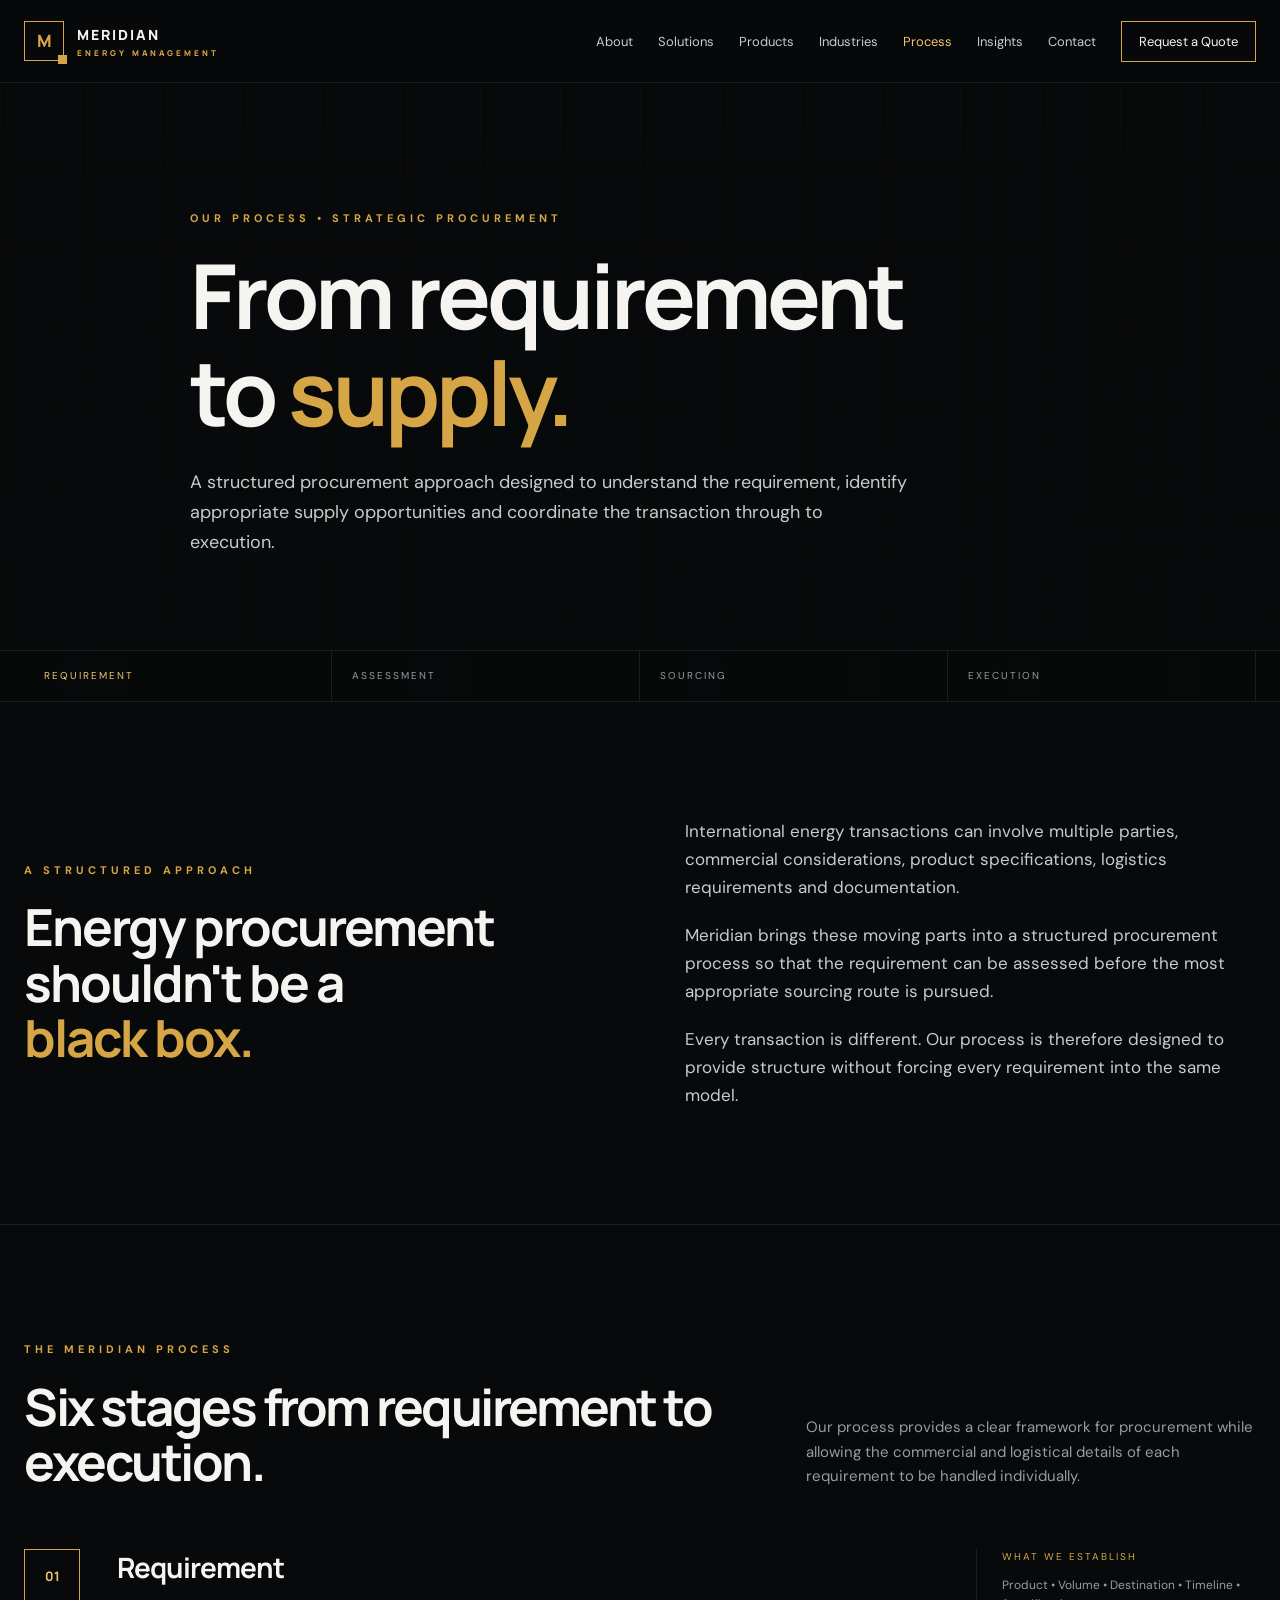
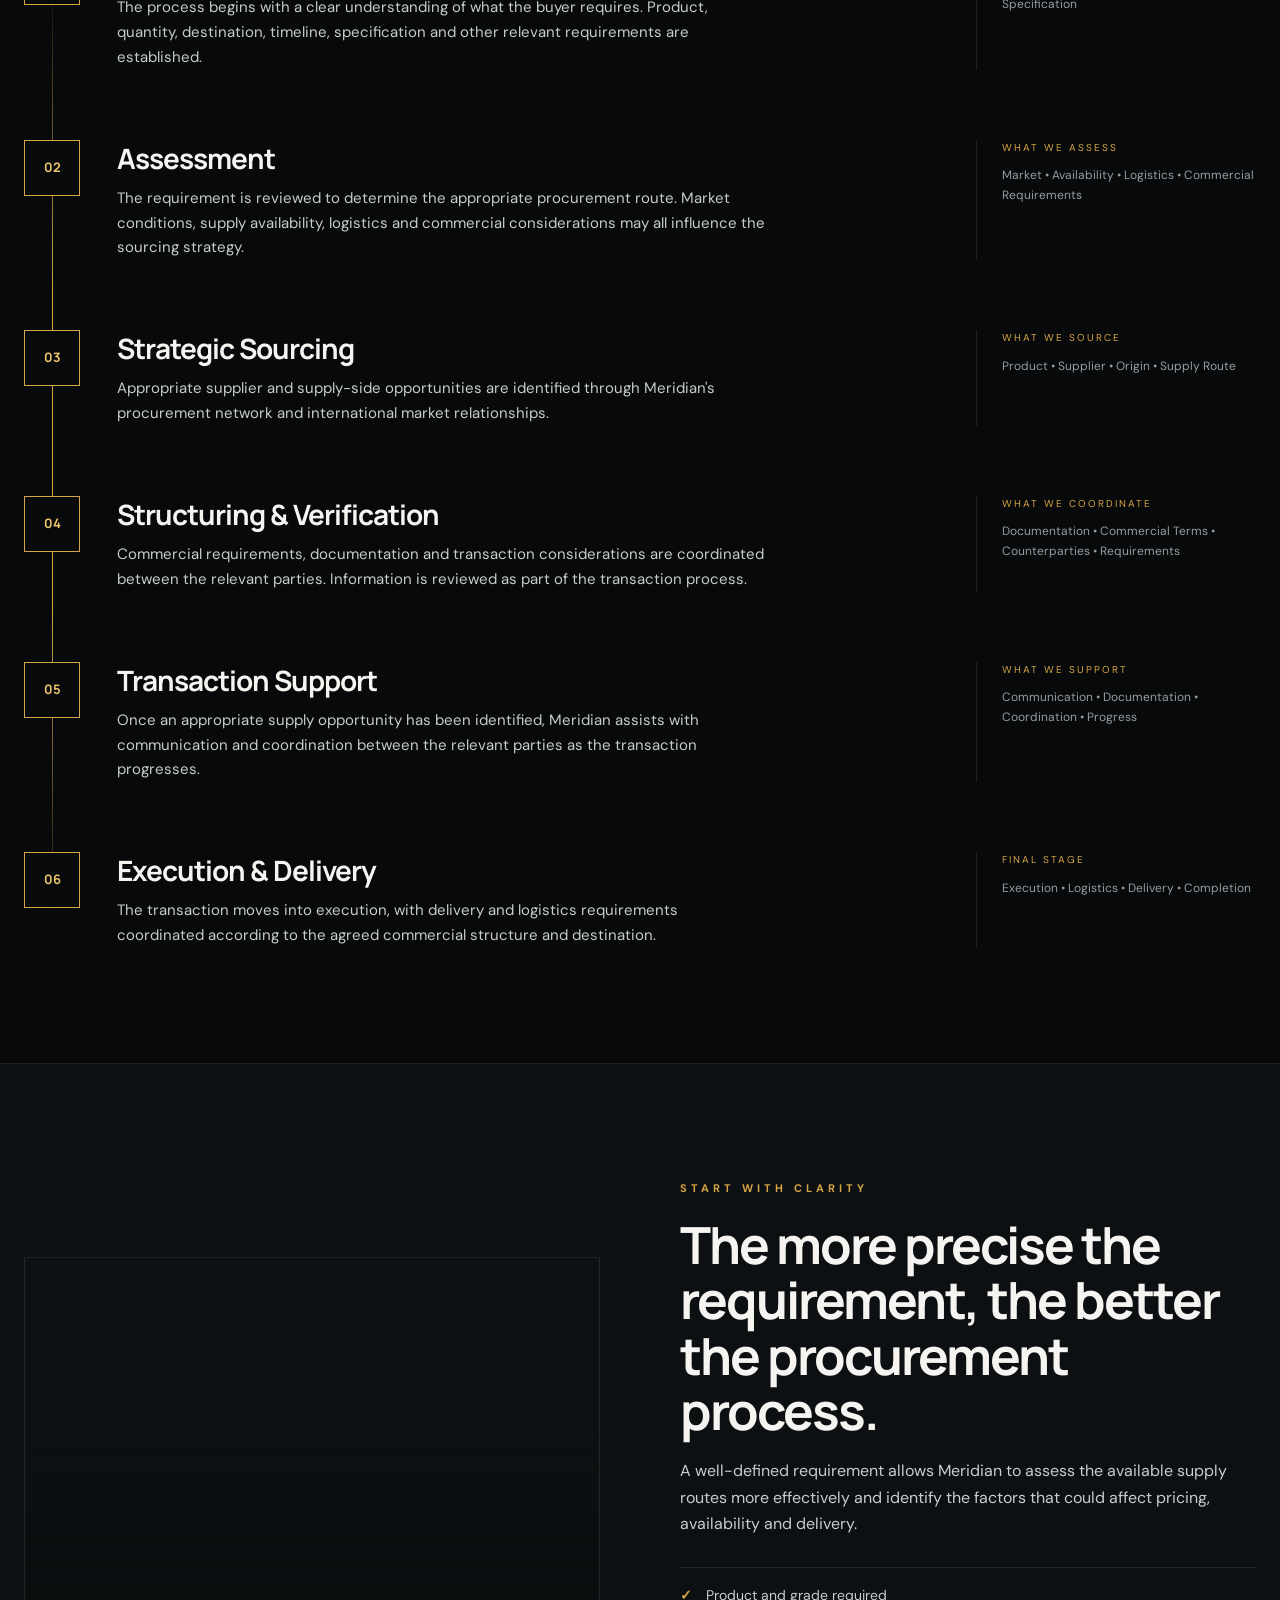
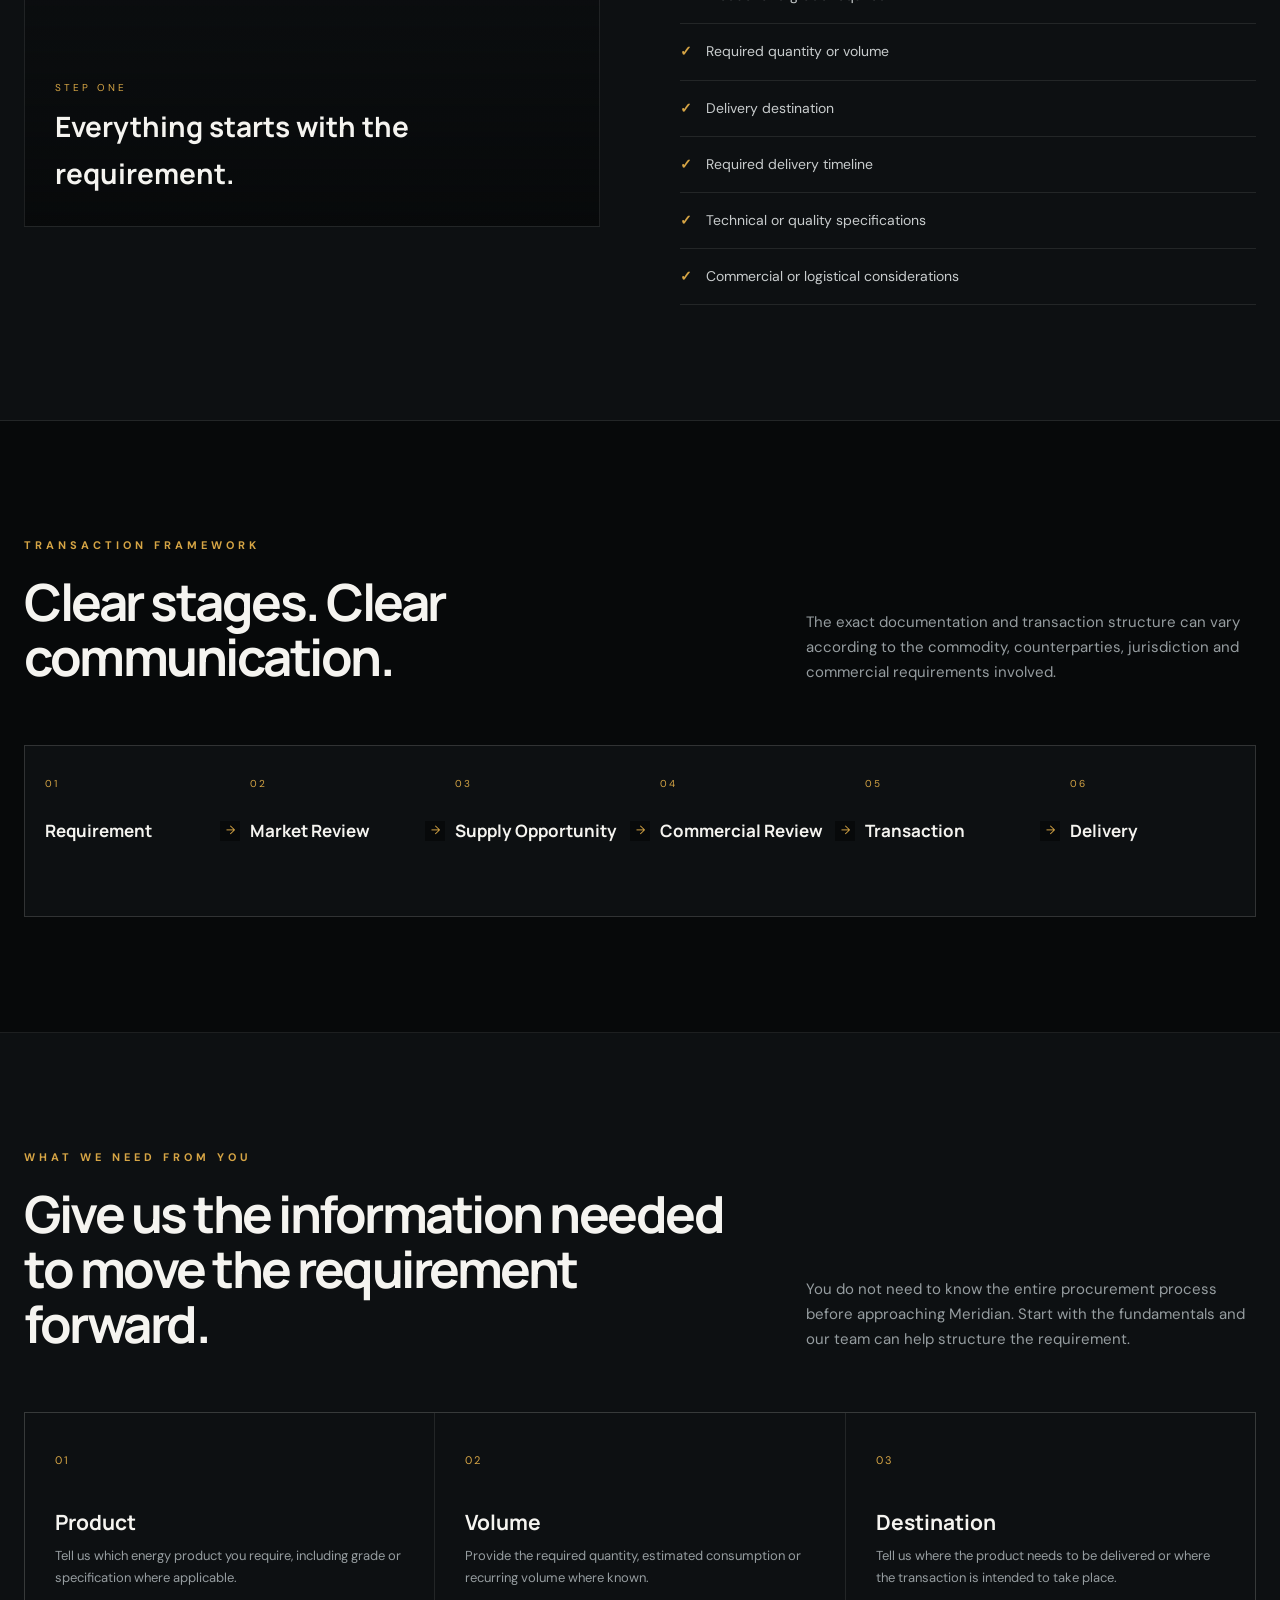
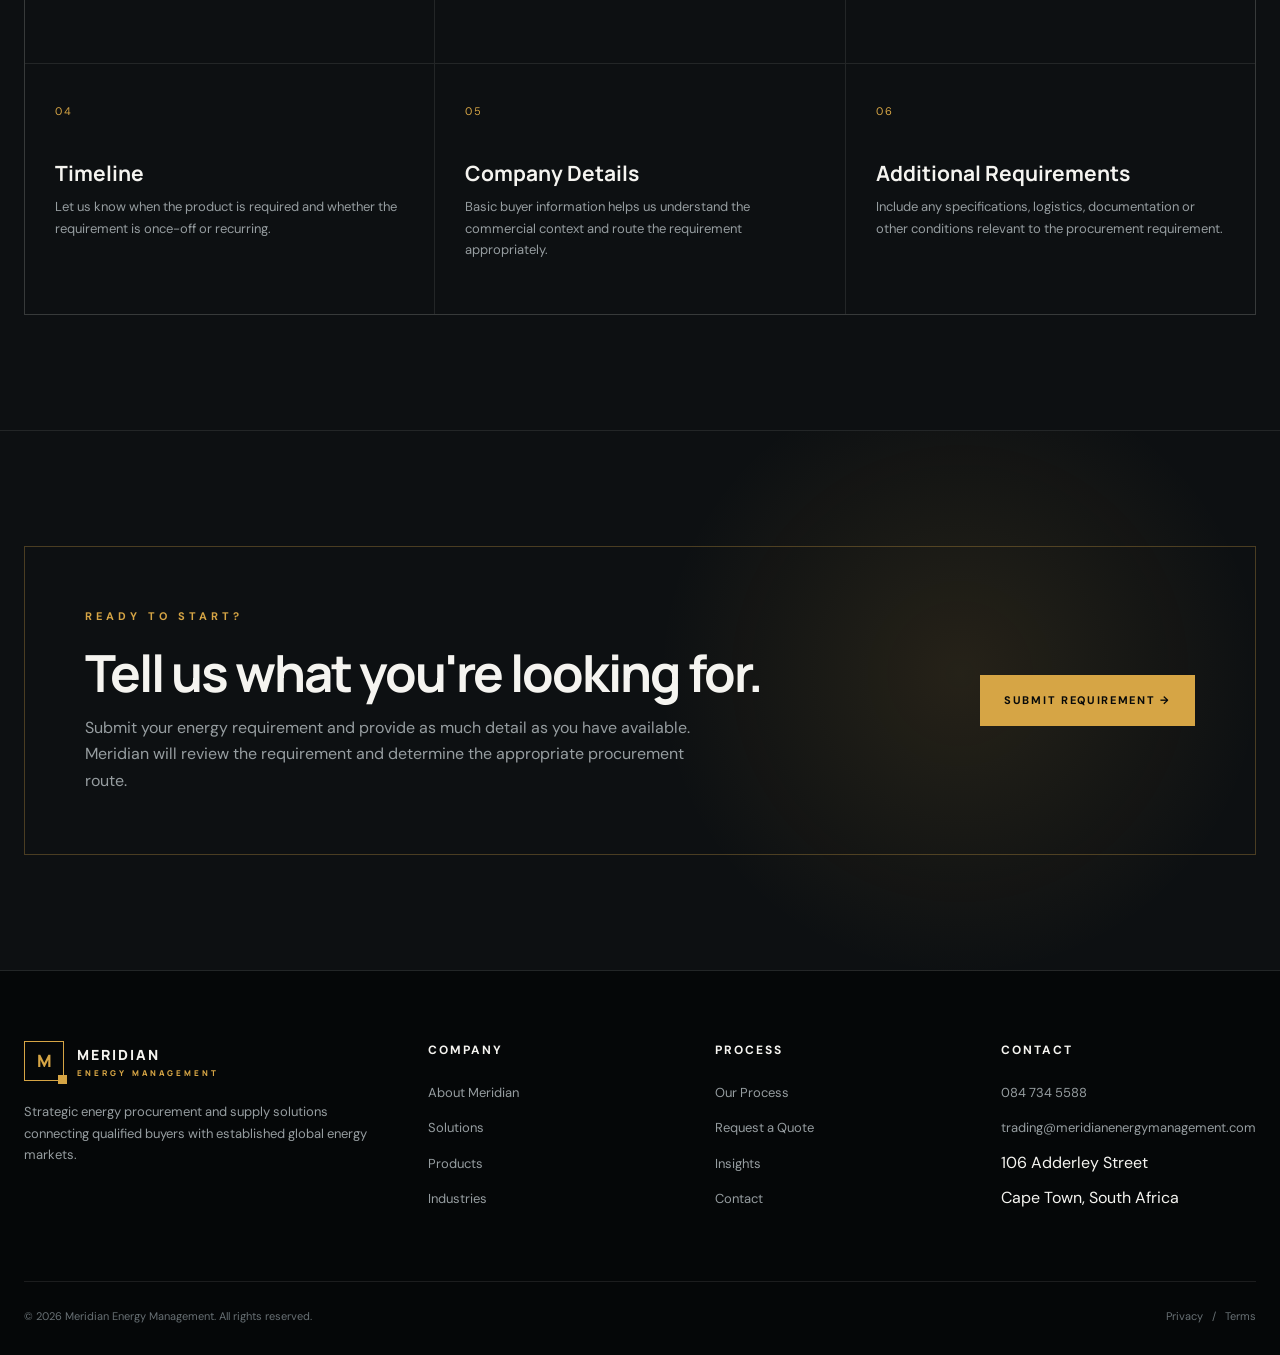
<file: process.html>
<!DOCTYPE html>
<html lang="en-ZA">
<head>
<meta charset="UTF-8">
<meta name="viewport" content="width=device-width,initial-scale=1.0">

<title>Our Process | Meridian Energy Management</title>
<meta name="description" content="Explore the Meridian Energy Management procurement process, from requirement assessment and strategic sourcing through supplier coordination, verification, transaction support and delivery.">
<meta name="author" content="Meridian Energy Management">

<link rel="preconnect" href="https://fonts.googleapis.com">
<link rel="preconnect" href="https://fonts.gstatic.com" crossorigin>
<link href="https://fonts.googleapis.com/css2?family=DM+Sans:wght@400;500;600;700&family=Manrope:wght@400;500;600;700;800&display=swap" rel="stylesheet">

<style>
:root{
--black:#07090a;
--black2:#0d1012;
--black3:#14181b;
--black4:#1c2124;
--white:#f5f4f0;
--grey:#969da0;
--grey-light:#c8cccd;
--gold:#d6a545;
--gold-light:#edc66d;
--gold-dark:#9c7425;
--border:rgba(255,255,255,.09);
--gold-border:rgba(214,165,69,.30);
--max:1240px;
}

*{box-sizing:border-box;margin:0;padding:0}

html{scroll-behavior:smooth}

body{
background:var(--black);
color:var(--white);
font-family:"DM Sans",sans-serif;
line-height:1.65;
overflow-x:hidden;
}

a{
color:inherit;
text-decoration:none;
}

button,input,textarea,select{
font:inherit;
}

.container{
width:min(var(--max),calc(100% - 48px));
margin:auto;
}

/* HEADER */

header{
position:fixed;
top:0;
left:0;
width:100%;
z-index:1000;
background:rgba(7,9,10,.87);
backdrop-filter:blur(18px);
border-bottom:1px solid var(--border);
transition:.3s;
}

header.scrolled{
background:rgba(7,9,10,.97);
box-shadow:0 10px 40px rgba(0,0,0,.35);
}

.nav{
height:82px;
display:flex;
align-items:center;
justify-content:space-between;
gap:30px;
}

.brand{
display:flex;
align-items:center;
gap:13px;
}

.brand-mark{
width:40px;
height:40px;
border:1px solid var(--gold);
display:grid;
place-items:center;
color:var(--gold);
font-family:Manrope,sans-serif;
font-weight:800;
font-size:17px;
position:relative;
}

.brand-mark:after{
content:"";
position:absolute;
width:9px;
height:9px;
background:var(--gold);
right:-4px;
bottom:-4px;
}

.brand-name{
font-family:Manrope,sans-serif;
font-weight:800;
font-size:14px;
letter-spacing:2px;
}

.brand-name span{
display:block;
font-size:8px;
color:var(--gold);
letter-spacing:3px;
}

nav ul{
display:flex;
list-style:none;
gap:25px;
align-items:center;
}

nav a{
font-size:13px;
color:var(--grey-light);
transition:.25s;
}

nav a:hover,
nav a.active{
color:var(--gold-light);
}

.nav-cta{
border:1px solid var(--gold);
padding:11px 17px;
color:var(--white)!important;
}

.nav-cta:hover{
background:var(--gold);
color:var(--black)!important;
}

.menu-toggle{
display:none;
background:none;
border:0;
color:var(--white);
font-size:26px;
cursor:pointer;
}

/* HERO */

.hero{
min-height:78vh;
padding:170px 0 105px;
display:flex;
align-items:center;
position:relative;
overflow:hidden;
background:
linear-gradient(90deg,rgba(7,9,10,.97),rgba(7,9,10,.78),rgba(7,9,10,.38)),
linear-gradient(0deg,var(--black),transparent 50%),
url("https://images.unsplash.com/photo-1551836022-d5d88e9218df?auto=format&fit=crop&w=2200&q=85") center/cover;
}

.hero:after{
content:"";
position:absolute;
inset:0;
background:
linear-gradient(90deg,rgba(214,165,69,.035) 1px,transparent 1px),
linear-gradient(rgba(214,165,69,.035) 1px,transparent 1px);
background-size:80px 80px;
mask-image:linear-gradient(to bottom,black,transparent);
pointer-events:none;
}

.hero-content{
position:relative;
z-index:1;
max-width:900px;
}

.eyebrow{
color:var(--gold);
font-size:11px;
font-weight:700;
text-transform:uppercase;
letter-spacing:4px;
margin-bottom:20px;
}

h1,h2,h3{
font-family:Manrope,sans-serif;
line-height:1.08;
}

h1{
font-size:clamp(48px,7vw,92px);
letter-spacing:-4px;
margin-bottom:28px;
}

.hero p{
font-size:18px;
color:var(--grey-light);
max-width:720px;
}

.hero-bottom{
position:absolute;
bottom:0;
left:0;
width:100%;
z-index:2;
border-top:1px solid var(--border);
background:rgba(7,9,10,.58);
}

.hero-strip{
display:grid;
grid-template-columns:repeat(4,1fr);
}

.hero-strip div{
padding:17px 20px;
border-right:1px solid var(--border);
font-size:10px;
color:var(--grey);
text-transform:uppercase;
letter-spacing:2px;
}

.hero-strip div:first-child{
color:var(--gold-light);
}

/* SECTIONS */

section{
padding:115px 0;
border-bottom:1px solid var(--border);
}

.section-head{
display:flex;
justify-content:space-between;
align-items:flex-end;
gap:50px;
margin-bottom:60px;
}

.section-head h2{
font-size:clamp(38px,4vw,58px);
letter-spacing:-2.5px;
max-width:720px;
}

.section-head p{
max-width:450px;
color:var(--grey);
font-size:15px;
}

/* INTRO */

.intro-grid{
display:grid;
grid-template-columns:1fr 1fr;
gap:90px;
align-items:center;
}

.intro-title{
font-size:clamp(38px,4vw,58px);
letter-spacing:-2px;
}

.intro-title span{
color:var(--gold);
}

.intro-copy{
font-size:17px;
color:var(--grey-light);
}

.intro-copy p+p{
margin-top:20px;
}

/* PROCESS */

.process-wrapper{
position:relative;
}

.process-line{
position:absolute;
left:28px;
top:30px;
bottom:30px;
width:1px;
background:linear-gradient(
to bottom,
transparent,
var(--gold),
var(--gold),
transparent
);
}

.process-step{
position:relative;
display:grid;
grid-template-columns:58px 1fr 280px;
gap:35px;
padding:0 0 70px;
}

.process-step:last-child{
padding-bottom:0;
}

.step-number{
width:56px;
height:56px;
border:1px solid var(--gold);
background:var(--black);
display:grid;
place-items:center;
font-family:Manrope,sans-serif;
font-size:13px;
font-weight:700;
color:var(--gold-light);
position:relative;
z-index:2;
}

.step-main h3{
font-size:28px;
letter-spacing:-1px;
margin:3px 0 13px;
}

.step-main p{
color:var(--grey-light);
font-size:15px;
max-width:650px;
}

.step-side{
border-left:1px solid var(--border);
padding-left:25px;
}

.step-side span{
display:block;
font-size:10px;
text-transform:uppercase;
letter-spacing:2px;
color:var(--gold);
margin-bottom:10px;
}

.step-side p{
font-size:12px;
color:var(--grey);
}

/* DETAIL */

.detail{
background:var(--black2);
}

.detail-grid{
display:grid;
grid-template-columns:1fr 1fr;
gap:80px;
align-items:center;
}

.detail-image{
min-height:570px;
border:1px solid var(--border);
position:relative;
background:
linear-gradient(180deg,transparent 30%,rgba(7,9,10,.94)),
url("https://images.unsplash.com/photo-1581091226825-a6a2a5aee158?auto=format&fit=crop&w=1500&q=85") center/cover;
}

.image-label{
position:absolute;
bottom:30px;
left:30px;
right:30px;
}

.image-label small{
display:block;
color:var(--gold);
font-size:10px;
text-transform:uppercase;
letter-spacing:3px;
margin-bottom:7px;
}

.image-label strong{
font-family:Manrope,sans-serif;
font-size:28px;
}

.detail-content h2{
font-size:clamp(38px,4vw,58px);
letter-spacing:-2px;
margin-bottom:20px;
}

.detail-content>p{
color:var(--grey-light);
margin-bottom:30px;
}

.check-list{
list-style:none;
border-top:1px solid var(--border);
}

.check-list li{
padding:16px 0;
border-bottom:1px solid var(--border);
display:flex;
gap:14px;
color:var(--grey-light);
font-size:14px;
}

.check-list li:before{
content:"✓";
color:var(--gold);
font-weight:700;
}

/* REQUIREMENTS */

.requirements{
display:grid;
grid-template-columns:repeat(3,1fr);
gap:1px;
background:var(--border);
border:1px solid var(--border);
}

.requirement{
background:var(--black2);
padding:38px 30px;
min-height:250px;
}

.requirement-number{
color:var(--gold);
font-size:11px;
letter-spacing:2px;
}

.requirement h3{
font-size:21px;
margin:42px 0 12px;
}

.requirement p{
font-size:13px;
color:var(--grey);
}

/* TRANSACTION FLOW */

.flow{
display:grid;
grid-template-columns:repeat(6,1fr);
border:1px solid var(--border);
background:var(--border);
}

.flow-item{
background:var(--black2);
padding:30px 20px;
position:relative;
min-height:170px;
}

.flow-item:not(:last-child):after{
content:"→";
position:absolute;
right:-10px;
top:50%;
transform:translateY(-50%);
z-index:3;
color:var(--gold);
background:var(--black);
width:20px;
height:20px;
display:grid;
place-items:center;
font-size:12px;
}

.flow-number{
color:var(--gold);
font-size:10px;
letter-spacing:2px;
}

.flow-item h3{
font-size:17px;
margin-top:30px;
}

/* CTA */

.cta{
background:
radial-gradient(circle at 75% 45%,rgba(214,165,69,.12),transparent 30%),
var(--black2);
}

.cta-box{
border:1px solid var(--gold-border);
padding:60px;
display:flex;
align-items:center;
justify-content:space-between;
gap:50px;
}

.cta-box h2{
font-size:clamp(37px,4vw,58px);
letter-spacing:-2px;
max-width:720px;
}

.cta-box p{
color:var(--grey);
max-width:620px;
margin-top:15px;
}

.button{
display:inline-flex;
align-items:center;
justify-content:center;
padding:15px 23px;
border:1px solid var(--gold);
text-transform:uppercase;
font-size:11px;
font-weight:700;
letter-spacing:1.7px;
white-space:nowrap;
transition:.3s;
}

.button.primary{
background:var(--gold);
color:var(--black);
}

.button.primary:hover{
background:var(--gold-light);
}

/* FOOTER */

footer{
padding:70px 0 30px;
background:#050708;
}

.footer-grid{
display:grid;
grid-template-columns:1.5fr 1fr 1fr 1fr;
gap:50px;
padding-bottom:60px;
border-bottom:1px solid var(--border);
}

.footer-brand p{
color:var(--grey);
font-size:13px;
max-width:370px;
margin-top:20px;
}

footer h4{
font-size:12px;
text-transform:uppercase;
letter-spacing:2px;
margin-bottom:18px;
}

footer ul{
list-style:none;
}

footer li{
margin-bottom:9px;
}

footer li a{
color:var(--grey);
font-size:13px;
transition:.2s;
}

footer li a:hover{
color:var(--gold-light);
}

.footer-bottom{
padding-top:25px;
display:flex;
justify-content:space-between;
gap:30px;
font-size:11px;
color:#687074;
}

/* ANIMATION */

.reveal{
opacity:0;
transform:translateY(25px);
transition:opacity .8s ease,transform .8s ease;
}

.reveal.visible{
opacity:1;
transform:none;
}

/* RESPONSIVE */

@media(max-width:1050px){

nav ul{
gap:14px;
}

.process-step{
grid-template-columns:58px 1fr;
}

.step-side{
grid-column:2;
border-left:0;
border-top:1px solid var(--border);
padding:18px 0 0;
}

.flow{
grid-template-columns:repeat(3,1fr);
}

.flow-item:nth-child(3):after{
display:none;
}

}

@media(max-width:900px){

.intro-grid,
.detail-grid{
grid-template-columns:1fr;
gap:50px;
}

.requirements{
grid-template-columns:repeat(2,1fr);
}

.footer-grid{
grid-template-columns:repeat(2,1fr);
}

}

@media(max-width:800px){

.container{
width:min(var(--max),calc(100% - 32px));
}

.menu-toggle{
display:block;
}

nav{
display:none;
position:absolute;
top:82px;
left:0;
width:100%;
background:rgba(7,9,10,.98);
border-bottom:1px solid var(--border);
}

nav.open{
display:block;
}

nav ul{
flex-direction:column;
align-items:stretch;
padding:20px;
gap:0;
}

nav a{
display:block;
padding:14px 5px;
border-bottom:1px solid var(--border);
}

.nav-cta{
margin-top:10px;
text-align:center;
}

.hero{
min-height:720px;
padding-bottom:130px;
}

.hero-strip{
grid-template-columns:repeat(2,1fr);
}

.hero-strip div{
padding:12px;
}

.flow{
grid-template-columns:repeat(2,1fr);
}

.flow-item:after{
display:none!important;
}

.cta-box{
padding:35px 25px;
flex-direction:column;
align-items:flex-start;
}

}

@media(max-width:600px){

section{
padding:80px 0;
}

.section-head{
display:block;
margin-bottom:40px;
}

.section-head p{
margin-top:20px;
}

h1{
font-size:48px;
letter-spacing:-2.5px;
}

.hero p{
font-size:16px;
}

.process-line{
left:23px;
}

.process-step{
grid-template-columns:48px 1fr;
gap:20px;
padding-bottom:55px;
}

.step-number{
width:46px;
height:46px;
}

.step-main h3{
font-size:23px;
}

.step-side{
grid-column:2;
}

.detail-image{
min-height:400px;
}

.requirements{
grid-template-columns:1fr;
}

.flow{
grid-template-columns:1fr;
}

.footer-grid{
grid-template-columns:1fr;
}

.footer-bottom{
flex-direction:column;
}

}
</style>
</head>

<body>

<header id="header">

<div class="container nav">

<a href="index.html" class="brand">
<div class="brand-mark">M</div>
<div class="brand-name">
MERIDIAN
<span>ENERGY MANAGEMENT</span>
</div>
</a>

<button class="menu-toggle" id="menuToggle">☰</button>

<nav id="mainNav">
<ul>
<li><a href="about.html">About</a></li>
<li><a href="solutions.html">Solutions</a></li>
<li><a href="products.html">Products</a></li>
<li><a href="industries.html">Industries</a></li>
<li><a href="process.html" class="active">Process</a></li>
<li><a href="insights.html">Insights</a></li>
<li><a href="contact.html">Contact</a></li>
<li><a href="quote.html" class="nav-cta">Request a Quote</a></li>
</ul>
</nav>

</div>

</header>


<!-- HERO -->

<section class="hero">

<div class="container hero-content reveal">

<div class="eyebrow">Our Process • Strategic Procurement</div>

<h1>
From requirement<br>
to <span style="color:var(--gold)">supply.</span>
</h1>

<p>
A structured procurement approach designed to understand the
requirement, identify appropriate supply opportunities and
coordinate the transaction through to execution.
</p>

</div>

<div class="hero-bottom">

<div class="container hero-strip">
<div>Requirement</div>
<div>Assessment</div>
<div>Sourcing</div>
<div>Execution</div>
</div>

</div>

</section>


<!-- INTRO -->

<section>

<div class="container intro-grid">

<div class="reveal">

<div class="eyebrow">A Structured Approach</div>

<h2 class="intro-title">
Energy procurement<br>
shouldn't be a<br>
<span>black box.</span>
</h2>

</div>

<div class="intro-copy reveal">

<p>
International energy transactions can involve multiple parties,
commercial considerations, product specifications, logistics
requirements and documentation.
</p>

<p>
Meridian brings these moving parts into a structured procurement
process so that the requirement can be assessed before the most
appropriate sourcing route is pursued.
</p>

<p>
Every transaction is different. Our process is therefore designed
to provide structure without forcing every requirement into the
same model.
</p>

</div>

</div>

</section>


<!-- PROCESS -->

<section>

<div class="container">

<div class="section-head reveal">

<div>

<div class="eyebrow">The Meridian Process</div>

<h2>
Six stages from requirement to execution.
</h2>

</div>

<p>
Our process provides a clear framework for procurement while
allowing the commercial and logistical details of each requirement
to be handled individually.
</p>

</div>


<div class="process-wrapper">

<div class="process-line"></div>


<!-- 01 -->

<div class="process-step reveal">

<div class="step-number">01</div>

<div class="step-main">

<h3>Requirement</h3>

<p>
The process begins with a clear understanding of what the buyer
requires. Product, quantity, destination, timeline, specification
and other relevant requirements are established.
</p>

</div>

<div class="step-side">

<span>What we establish</span>

<p>
Product • Volume • Destination • Timeline • Specification
</p>

</div>

</div>


<!-- 02 -->

<div class="process-step reveal">

<div class="step-number">02</div>

<div class="step-main">

<h3>Assessment</h3>

<p>
The requirement is reviewed to determine the appropriate
procurement route. Market conditions, supply availability,
logistics and commercial considerations may all influence
the sourcing strategy.
</p>

</div>

<div class="step-side">

<span>What we assess</span>

<p>
Market • Availability • Logistics • Commercial Requirements
</p>

</div>

</div>


<!-- 03 -->

<div class="process-step reveal">

<div class="step-number">03</div>

<div class="step-main">

<h3>Strategic Sourcing</h3>

<p>
Appropriate supplier and supply-side opportunities are identified
through Meridian's procurement network and international market
relationships.
</p>

</div>

<div class="step-side">

<span>What we source</span>

<p>
Product • Supplier • Origin • Supply Route
</p>

</div>

</div>


<!-- 04 -->

<div class="process-step reveal">

<div class="step-number">04</div>

<div class="step-main">

<h3>Structuring &amp; Verification</h3>

<p>
Commercial requirements, documentation and transaction considerations
are coordinated between the relevant parties. Information is reviewed
as part of the transaction process.
</p>

</div>

<div class="step-side">

<span>What we coordinate</span>

<p>
Documentation • Commercial Terms • Counterparties • Requirements
</p>

</div>

</div>


<!-- 05 -->

<div class="process-step reveal">

<div class="step-number">05</div>

<div class="step-main">

<h3>Transaction Support</h3>

<p>
Once an appropriate supply opportunity has been identified,
Meridian assists with communication and coordination between
the relevant parties as the transaction progresses.
</p>

</div>

<div class="step-side">

<span>What we support</span>

<p>
Communication • Documentation • Coordination • Progress
</p>

</div>

</div>


<!-- 06 -->

<div class="process-step reveal">

<div class="step-number">06</div>

<div class="step-main">

<h3>Execution &amp; Delivery</h3>

<p>
The transaction moves into execution, with delivery and logistics
requirements coordinated according to the agreed commercial
structure and destination.
</p>

</div>

<div class="step-side">

<span>Final stage</span>

<p>
Execution • Logistics • Delivery • Completion
</p>

</div>

</div>

</div>

</div>

</section>


<!-- REQUIREMENT -->

<section class="detail">

<div class="container detail-grid">

<div class="detail-image reveal">

<div class="image-label">

<small>Step One</small>

<strong>Everything starts with the requirement.</strong>

</div>

</div>


<div class="detail-content reveal">

<div class="eyebrow">Start With Clarity</div>

<h2>
The more precise the requirement, the better the procurement process.
</h2>

<p>
A well-defined requirement allows Meridian to assess the available
supply routes more effectively and identify the factors that could
affect pricing, availability and delivery.
</p>

<ul class="check-list">

<li>Product and grade required</li>

<li>Required quantity or volume</li>

<li>Delivery destination</li>

<li>Required delivery timeline</li>

<li>Technical or quality specifications</li>

<li>Commercial or logistical considerations</li>

</ul>

</div>

</div>

</section>


<!-- TRANSACTION STRUCTURE -->

<section>

<div class="container">

<div class="section-head reveal">

<div>

<div class="eyebrow">Transaction Framework</div>

<h2>
Clear stages. Clear communication.
</h2>

</div>

<p>
The exact documentation and transaction structure can vary according
to the commodity, counterparties, jurisdiction and commercial
requirements involved.
</p>

</div>


<div class="flow">

<div class="flow-item reveal">

<div class="flow-number">01</div>

<h3>Requirement</h3>

</div>

<div class="flow-item reveal">

<div class="flow-number">02</div>

<h3>Market Review</h3>

</div>

<div class="flow-item reveal">

<div class="flow-number">03</div>

<h3>Supply Opportunity</h3>

</div>

<div class="flow-item reveal">

<div class="flow-number">04</div>

<h3>Commercial Review</h3>

</div>

<div class="flow-item reveal">

<div class="flow-number">05</div>

<h3>Transaction</h3>

</div>

<div class="flow-item reveal">

<div class="flow-number">06</div>

<h3>Delivery</h3>

</div>

</div>

</div>

</section>


<!-- REQUIREMENTS -->

<section class="detail">

<div class="container">

<div class="section-head reveal">

<div>

<div class="eyebrow">What We Need From You</div>

<h2>
Give us the information needed to move the requirement forward.
</h2>

</div>

<p>
You do not need to know the entire procurement process before
approaching Meridian. Start with the fundamentals and our team
can help structure the requirement.
</p>

</div>


<div class="requirements">

<div class="requirement reveal">

<div class="requirement-number">01</div>

<h3>Product</h3>

<p>
Tell us which energy product you require, including grade or
specification where applicable.
</p>

</div>


<div class="requirement reveal">

<div class="requirement-number">02</div>

<h3>Volume</h3>

<p>
Provide the required quantity, estimated consumption or recurring
volume where known.
</p>

</div>


<div class="requirement reveal">

<div class="requirement-number">03</div>

<h3>Destination</h3>

<p>
Tell us where the product needs to be delivered or where the
transaction is intended to take place.
</p>

</div>


<div class="requirement reveal">

<div class="requirement-number">04</div>

<h3>Timeline</h3>

<p>
Let us know when the product is required and whether the
requirement is once-off or recurring.
</p>

</div>


<div class="requirement reveal">

<div class="requirement-number">05</div>

<h3>Company Details</h3>

<p>
Basic buyer information helps us understand the commercial
context and route the requirement appropriately.
</p>

</div>


<div class="requirement reveal">

<div class="requirement-number">06</div>

<h3>Additional Requirements</h3>

<p>
Include any specifications, logistics, documentation or other
conditions relevant to the procurement requirement.
</p>

</div>

</div>

</div>

</section>


<!-- CTA -->

<section class="cta">

<div class="container">

<div class="cta-box reveal">

<div>

<div class="eyebrow">Ready To Start?</div>

<h2>
Tell us what you're looking for.
</h2>

<p>
Submit your energy requirement and provide as much detail as
you have available. Meridian will review the requirement and
determine the appropriate procurement route.
</p>

</div>

<a href="quote.html" class="button primary">
Submit Requirement →
</a>

</div>

</div>

</section>


<!-- FOOTER -->

<footer>

<div class="container">

<div class="footer-grid">

<div class="footer-brand">

<a href="index.html" class="brand">

<div class="brand-mark">M</div>

<div class="brand-name">
MERIDIAN
<span>ENERGY MANAGEMENT</span>
</div>

</a>

<p>
Strategic energy procurement and supply solutions connecting
qualified buyers with established global energy markets.
</p>

</div>


<div>

<h4>Company</h4>

<ul>
<li><a href="about.html">About Meridian</a></li>
<li><a href="solutions.html">Solutions</a></li>
<li><a href="products.html">Products</a></li>
<li><a href="industries.html">Industries</a></li>
</ul>

</div>


<div>

<h4>Process</h4>

<ul>
<li><a href="process.html">Our Process</a></li>
<li><a href="quote.html">Request a Quote</a></li>
<li><a href="insights.html">Insights</a></li>
<li><a href="contact.html">Contact</a></li>
</ul>

</div>


<div>

<h4>Contact</h4>

<ul>
<li><a href="tel:0847345588">084 734 5588</a></li>
<li><a href="mailto:trading@meridianenergymanagement.com">trading@meridianenergymanagement.com</a></li>
<li>106 Adderley Street</li>
<li>Cape Town, South Africa</li>
</ul>

</div>

</div>


<div class="footer-bottom">

<div>
© <span id="year"></span> Meridian Energy Management. All rights reserved.
</div>

<div>
<a href="privacy.html">Privacy</a>
&nbsp; / &nbsp;
<a href="terms.html">Terms</a>
</div>

</div>

</div>

</footer>


<script>

const header=document.getElementById("header");

window.addEventListener("scroll",()=>{

if(window.scrollY>30){
header.classList.add("scrolled");
}else{
header.classList.remove("scrolled");
}

});


const menuToggle=document.getElementById("menuToggle");
const mainNav=document.getElementById("mainNav");

menuToggle.addEventListener("click",()=>{

mainNav.classList.toggle("open");

});


document.querySelectorAll("#mainNav a").forEach(link=>{

link.addEventListener("click",()=>{

mainNav.classList.remove("open");

});

});


const observer=new IntersectionObserver(entries=>{

entries.forEach(entry=>{

if(entry.isIntersecting){

entry.target.classList.add("visible");

observer.unobserve(entry.target);

}

});

},{threshold:.12});


document.querySelectorAll(".reveal").forEach(el=>{

observer.observe(el);

});


document.getElementById("year").textContent=new Date().getFullYear();

</script>

</body>
</html>
</file>
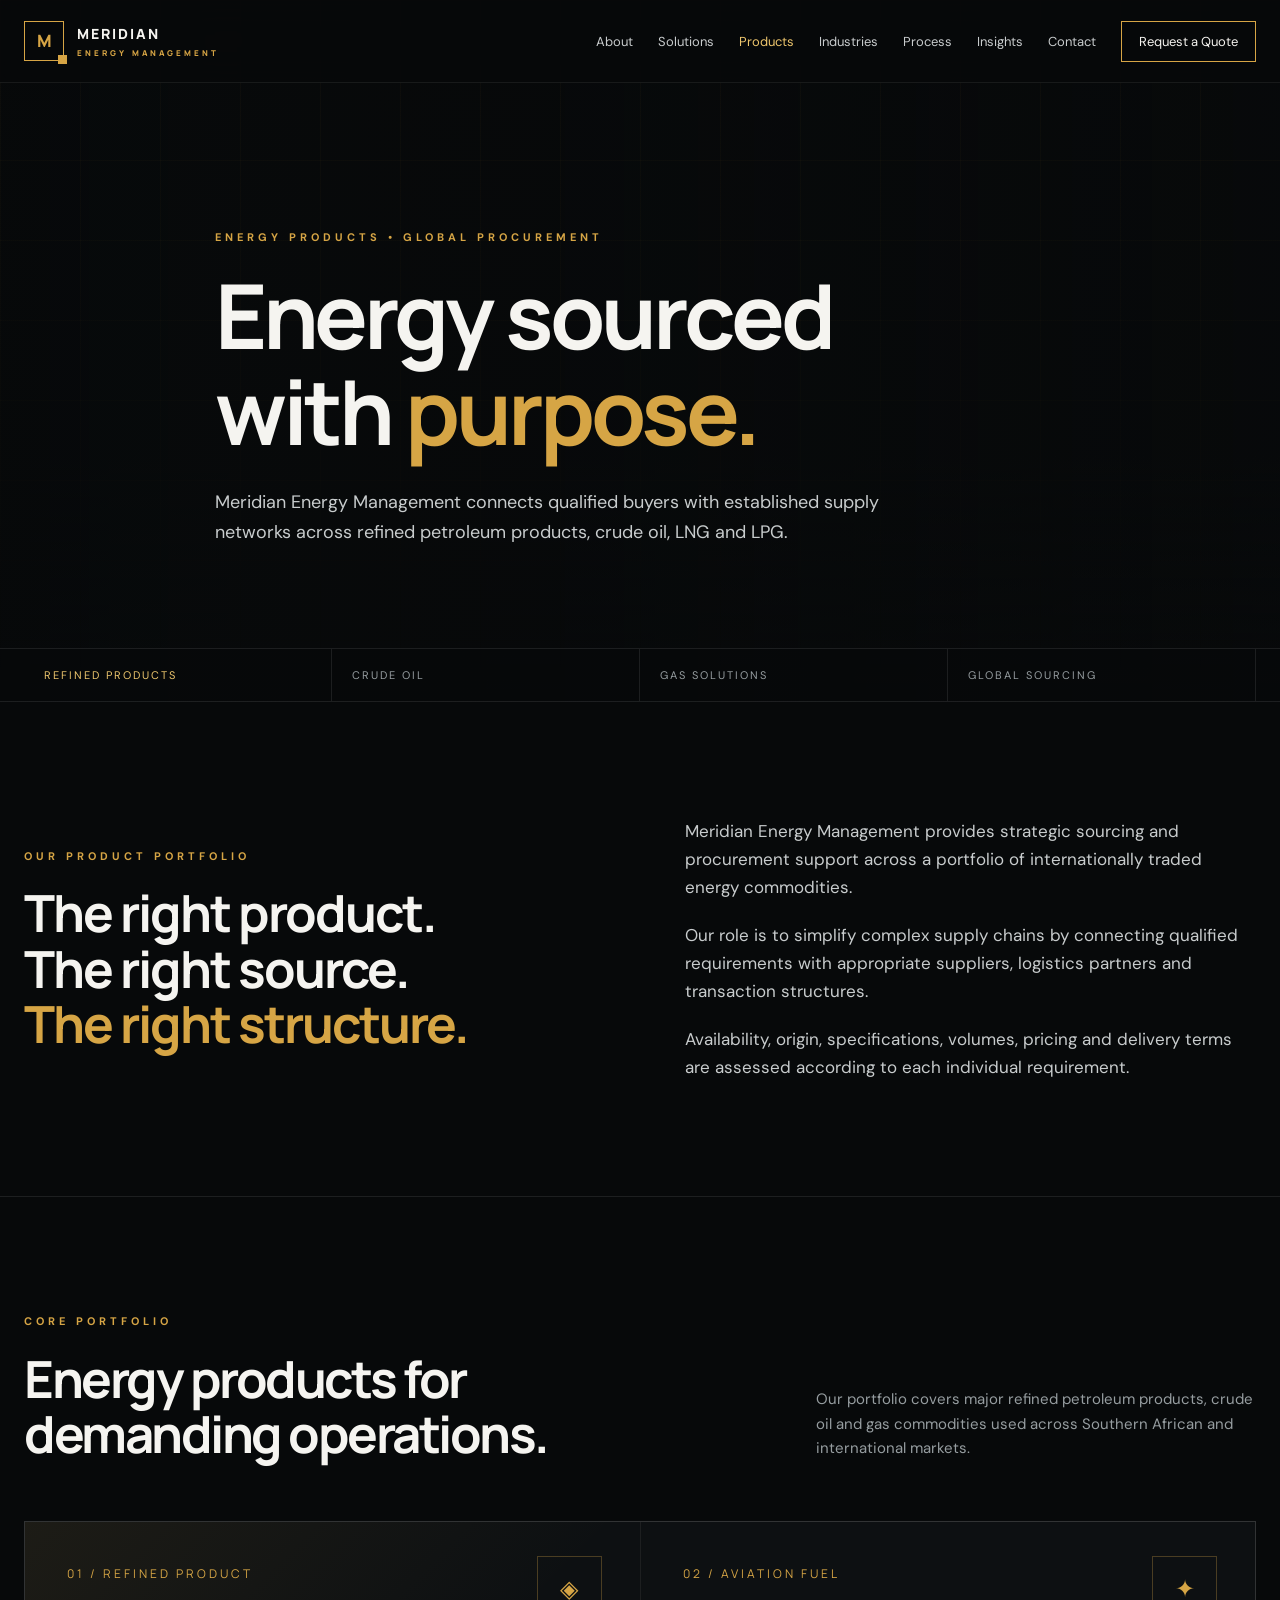
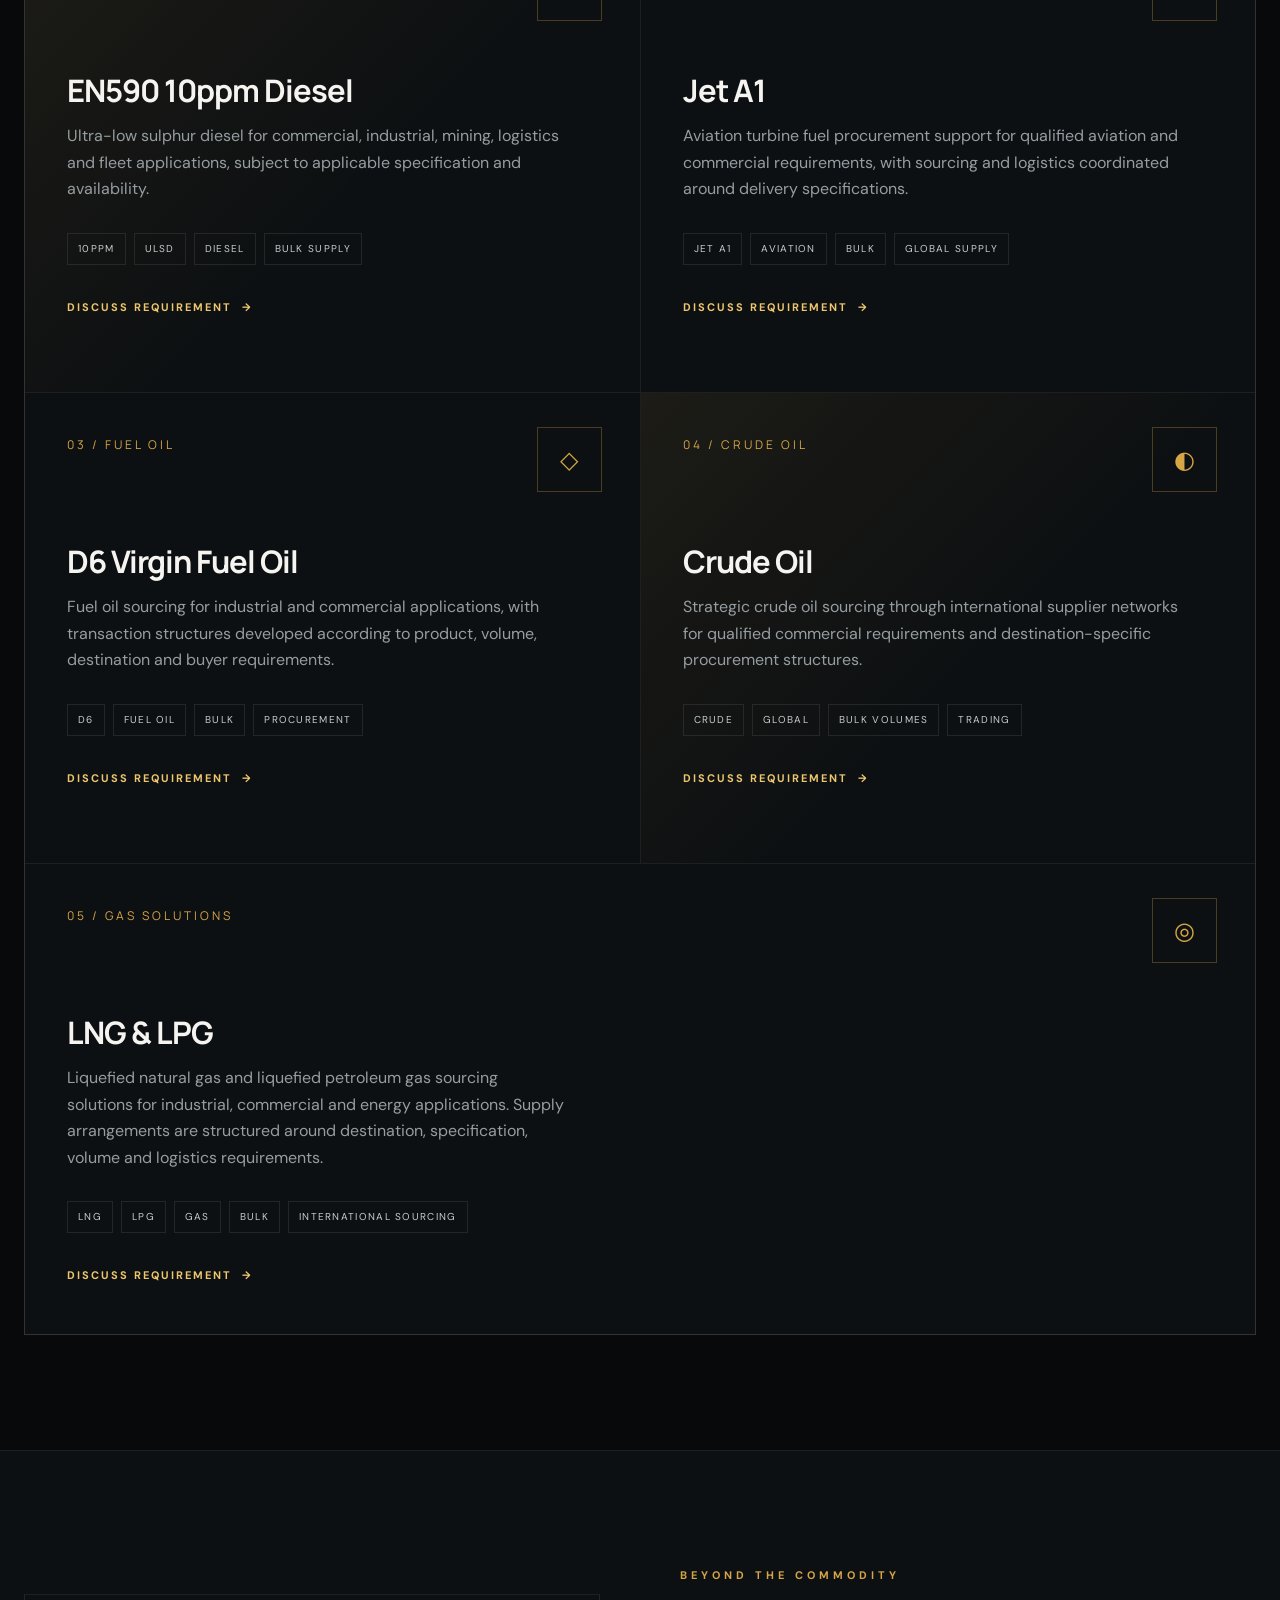
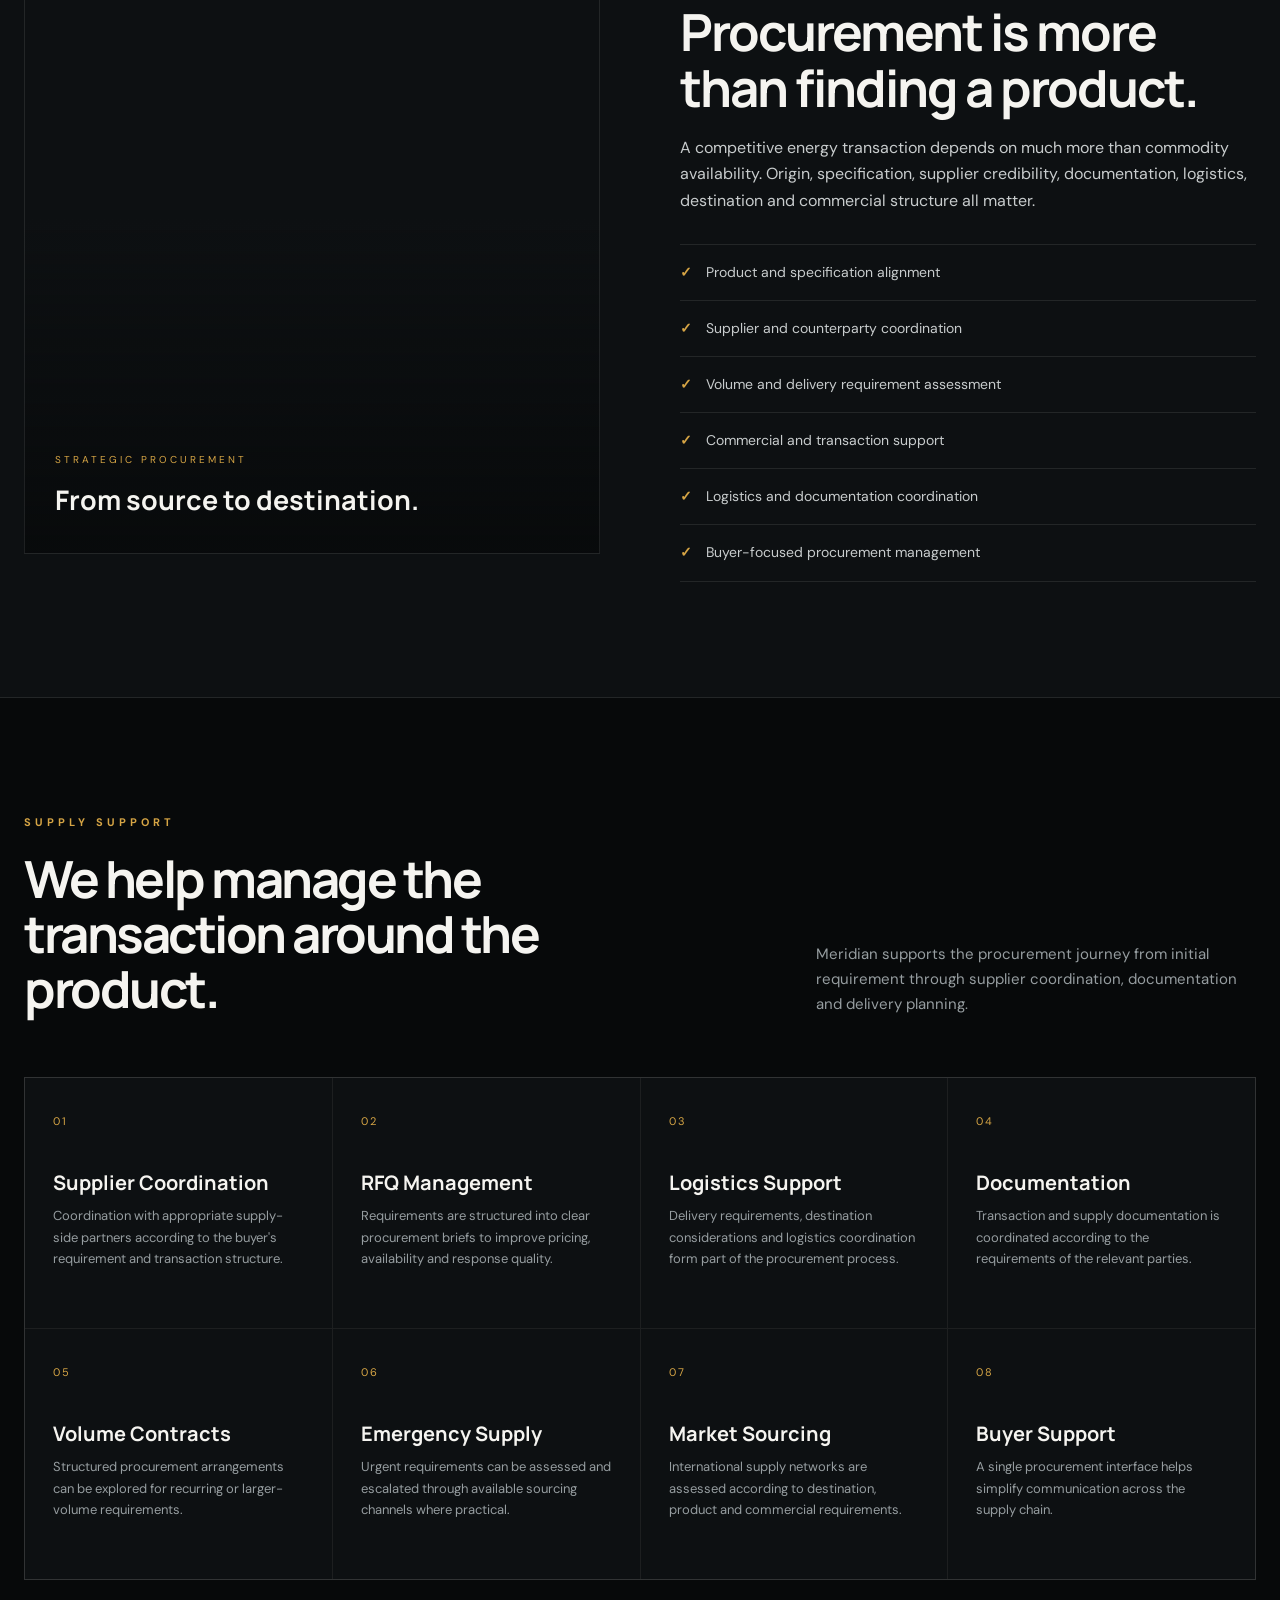
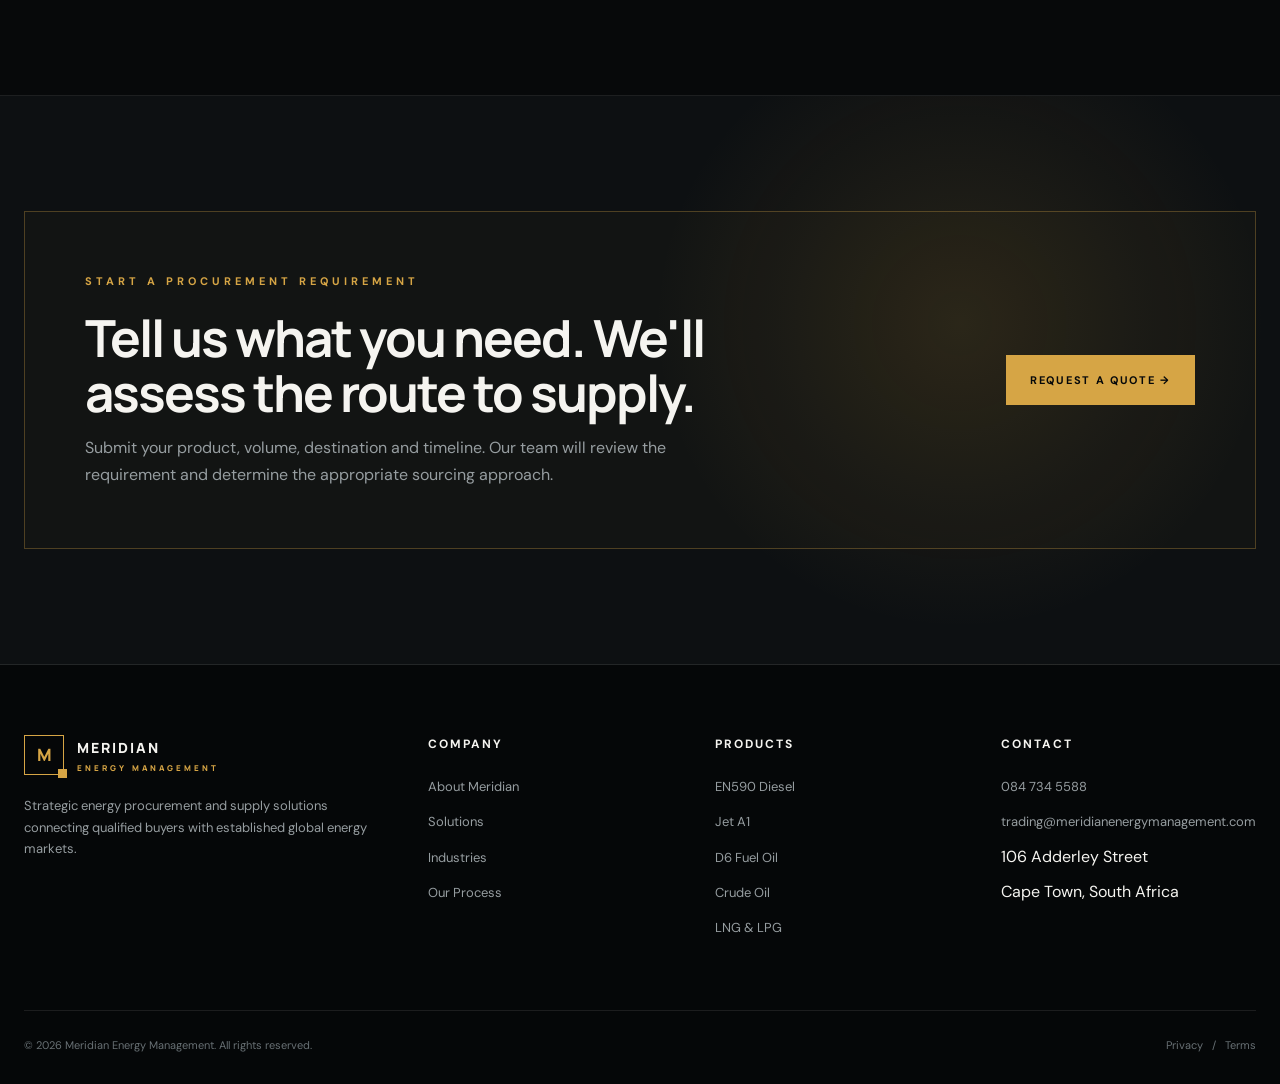
<file: products.html>
<!DOCTYPE html>
<html lang="en-ZA">
<head>
  <meta charset="UTF-8">
  <meta name="viewport" content="width=device-width, initial-scale=1.0">

  <title>Energy Products | Meridian Energy Management</title>
  <meta name="description" content="Meridian Energy Management sources and supplies EN590 10ppm Diesel, Jet A1 Aviation Fuel, D6 Virgin Fuel Oil, Crude Oil, LNG and LPG through strategic global procurement networks.">
  <meta name="keywords" content="EN590 10ppm diesel South Africa, Jet A1 South Africa, D6 fuel oil, crude oil procurement, LNG LPG South Africa, fuel supplier South Africa, energy procurement">
  <meta name="author" content="Meridian Energy Management">

  <meta property="og:title" content="Energy Products | Meridian Energy Management">
  <meta property="og:description" content="Strategic sourcing and supply of refined petroleum products, crude oil, LNG and LPG.">
  <meta property="og:type" content="website">

  <link rel="preconnect" href="https://fonts.googleapis.com">
  <link rel="preconnect" href="https://fonts.gstatic.com" crossorigin>
  <link href="https://fonts.googleapis.com/css2?family=DM+Sans:wght@400;500;600;700&family=Manrope:wght@400;500;600;700;800&display=swap" rel="stylesheet">

  <style>
    :root {
      --black:#07090a;
      --black2:#0d1012;
      --black3:#14181b;
      --black4:#1c2124;
      --white:#f5f4f0;
      --grey:#969da0;
      --grey-light:#c8cccd;
      --gold:#d6a545;
      --gold-light:#edc66d;
      --gold-dark:#9c7425;
      --border:rgba(255,255,255,.09);
      --border-gold:rgba(214,165,69,.30);
      --max:1240px;
    }

    * {
      box-sizing:border-box;
      margin:0;
      padding:0;
    }

    html {
      scroll-behavior:smooth;
    }

    body {
      background:var(--black);
      color:var(--white);
      font-family:"DM Sans",sans-serif;
      line-height:1.65;
      overflow-x:hidden;
    }

    a {
      color:inherit;
      text-decoration:none;
    }

    img {
      max-width:100%;
      display:block;
    }

    button,
    input,
    textarea,
    select {
      font:inherit;
    }

    .container {
      width:min(var(--max),calc(100% - 48px));
      margin:auto;
    }

    /* HEADER */

    header {
      position:fixed;
      top:0;
      left:0;
      width:100%;
      z-index:1000;
      border-bottom:1px solid rgba(255,255,255,.07);
      background:rgba(7,9,10,.88);
      backdrop-filter:blur(18px);
      transition:.3s;
    }

    header.scrolled {
      background:rgba(7,9,10,.97);
      box-shadow:0 10px 40px rgba(0,0,0,.3);
    }

    .nav {
      min-height:82px;
      display:flex;
      align-items:center;
      justify-content:space-between;
      gap:30px;
    }

    .brand {
      display:flex;
      align-items:center;
      gap:13px;
      flex-shrink:0;
    }

    .brand-mark {
      width:40px;
      height:40px;
      border:1px solid var(--gold);
      display:grid;
      place-items:center;
      color:var(--gold);
      font-family:Manrope,sans-serif;
      font-weight:800;
      font-size:17px;
      letter-spacing:-1px;
      position:relative;
    }

    .brand-mark:after {
      content:"";
      position:absolute;
      width:9px;
      height:9px;
      background:var(--gold);
      right:-4px;
      bottom:-4px;
    }

    .brand-name {
      font-family:Manrope,sans-serif;
      font-weight:800;
      letter-spacing:2px;
      font-size:14px;
    }

    .brand-name span {
      display:block;
      font-size:8px;
      color:var(--gold);
      letter-spacing:3px;
      margin-top:1px;
    }

    nav ul {
      display:flex;
      list-style:none;
      gap:25px;
      align-items:center;
    }

    nav a {
      font-size:13px;
      color:var(--grey-light);
      transition:.25s;
    }

    nav a:hover,
    nav a.active {
      color:var(--gold-light);
    }

    .nav-cta {
      border:1px solid var(--gold);
      padding:11px 17px;
      color:var(--white)!important;
      transition:.3s;
    }

    .nav-cta:hover {
      background:var(--gold);
      color:var(--black)!important;
    }

    .menu-toggle {
      display:none;
      background:none;
      border:0;
      color:var(--white);
      font-size:26px;
      cursor:pointer;
    }

    /* HERO */

    .hero {
      min-height:78vh;
      padding:170px 0 95px;
      position:relative;
      display:flex;
      align-items:flex-end;
      overflow:hidden;
      background:
        linear-gradient(90deg,rgba(7,9,10,.96) 0%,rgba(7,9,10,.84) 48%,rgba(7,9,10,.42) 100%),
        linear-gradient(0deg,var(--black) 0%,transparent 35%),
        url("https://images.unsplash.com/photo-1518770660439-4636190af475?auto=format&fit=crop&w=2200&q=85") center/cover;
    }

    .hero:before {
      content:"";
      position:absolute;
      inset:0;
      background:
        linear-gradient(90deg,rgba(214,165,69,.04) 1px,transparent 1px),
        linear-gradient(rgba(214,165,69,.04) 1px,transparent 1px);
      background-size:80px 80px;
      mask-image:linear-gradient(to bottom,black,transparent);
      pointer-events:none;
    }

    .hero-content {
      position:relative;
      max-width:850px;
    }

    .eyebrow {
      color:var(--gold);
      text-transform:uppercase;
      letter-spacing:4px;
      font-size:11px;
      font-weight:700;
      margin-bottom:20px;
    }

    h1,
    h2,
    h3 {
      font-family:Manrope,sans-serif;
      line-height:1.08;
    }

    h1 {
      font-size:clamp(46px,7vw,92px);
      letter-spacing:-4px;
      max-width:950px;
      margin-bottom:28px;
    }

    .hero p {
      max-width:700px;
      font-size:18px;
      color:var(--grey-light);
    }

    .hero-bottom {
      position:absolute;
      bottom:0;
      left:0;
      width:100%;
      border-top:1px solid var(--border);
      background:rgba(7,9,10,.55);
    }

    .hero-strip {
      display:grid;
      grid-template-columns:repeat(4,1fr);
    }

    .hero-strip div {
      padding:17px 20px;
      border-right:1px solid var(--border);
      color:var(--grey);
      font-size:11px;
      text-transform:uppercase;
      letter-spacing:2px;
    }

    .hero-strip div:first-child {
      color:var(--gold-light);
    }

    /* SECTIONS */

    section {
      padding:115px 0;
      border-bottom:1px solid var(--border);
    }

    .section-head {
      display:flex;
      justify-content:space-between;
      align-items:flex-end;
      gap:50px;
      margin-bottom:60px;
    }

    .section-head h2 {
      font-size:clamp(35px,4vw,58px);
      letter-spacing:-2.5px;
      max-width:700px;
    }

    .section-head p {
      max-width:440px;
      color:var(--grey);
      font-size:15px;
    }

    /* INTRO */

    .intro-grid {
      display:grid;
      grid-template-columns:1fr 1fr;
      gap:90px;
      align-items:center;
    }

    .intro-title {
      font-size:clamp(36px,4vw,58px);
      letter-spacing:-2px;
    }

    .intro-title span {
      color:var(--gold);
    }

    .intro-copy {
      color:var(--grey-light);
      font-size:17px;
    }

    .intro-copy p + p {
      margin-top:20px;
    }

    /* PRODUCTS */

    .products-grid {
      display:grid;
      grid-template-columns:repeat(2,1fr);
      gap:1px;
      background:var(--border);
      border:1px solid var(--border);
    }

    .product-card {
      background:var(--black2);
      min-height:470px;
      padding:42px;
      position:relative;
      overflow:hidden;
      transition:.4s;
    }

    .product-card:hover {
      background:var(--black3);
      transform:translateY(-3px);
      z-index:2;
    }

    .product-card.featured {
      background:
        linear-gradient(135deg,rgba(214,165,69,.08),transparent 55%),
        var(--black2);
    }

    .product-number {
      color:var(--gold);
      font-family:Manrope,sans-serif;
      font-size:12px;
      letter-spacing:3px;
      margin-bottom:90px;
    }

    .product-icon {
      position:absolute;
      top:34px;
      right:38px;
      width:65px;
      height:65px;
      border:1px solid var(--border-gold);
      display:grid;
      place-items:center;
      color:var(--gold);
      font-size:24px;
    }

    .product-card h3 {
      font-size:31px;
      letter-spacing:-1px;
      margin-bottom:16px;
    }

    .product-card p {
      color:var(--grey);
      max-width:500px;
      margin-bottom:30px;
    }

    .product-tags {
      display:flex;
      flex-wrap:wrap;
      gap:8px;
      margin-bottom:28px;
    }

    .product-tags span {
      border:1px solid var(--border);
      padding:7px 10px;
      color:var(--grey-light);
      font-size:10px;
      text-transform:uppercase;
      letter-spacing:1.3px;
    }

    .product-link {
      display:inline-flex;
      align-items:center;
      gap:10px;
      color:var(--gold-light);
      text-transform:uppercase;
      letter-spacing:2px;
      font-size:11px;
      font-weight:700;
    }

    .product-link span {
      transition:.3s;
    }

    .product-link:hover span {
      transform:translateX(5px);
    }

    /* PRODUCT DETAIL */

    .detail-section {
      background:var(--black2);
    }

    .detail-grid {
      display:grid;
      grid-template-columns:1fr 1fr;
      gap:80px;
      align-items:center;
    }

    .detail-image {
      min-height:560px;
      background:
        linear-gradient(180deg,transparent 40%,rgba(7,9,10,.85)),
        url("https://images.unsplash.com/photo-1586864387967-d02ef85d93e8?auto=format&fit=crop&w=1500&q=85") center/cover;
      position:relative;
      border:1px solid var(--border);
    }

    .detail-image-label {
      position:absolute;
      left:30px;
      bottom:30px;
      right:30px;
    }

    .detail-image-label small {
      color:var(--gold);
      text-transform:uppercase;
      letter-spacing:3px;
      font-size:10px;
    }

    .detail-image-label strong {
      display:block;
      font-family:Manrope,sans-serif;
      font-size:27px;
      margin-top:7px;
    }

    .detail-content h2 {
      font-size:clamp(35px,4vw,55px);
      letter-spacing:-2px;
      margin-bottom:20px;
    }

    .detail-content > p {
      color:var(--grey-light);
      margin-bottom:30px;
    }

    .check-list {
      list-style:none;
      border-top:1px solid var(--border);
    }

    .check-list li {
      padding:16px 0;
      border-bottom:1px solid var(--border);
      display:flex;
      gap:14px;
      color:var(--grey-light);
      font-size:14px;
    }

    .check-list li:before {
      content:"✓";
      color:var(--gold);
      font-weight:bold;
    }

    /* PROCUREMENT */

    .procurement-grid {
      display:grid;
      grid-template-columns:repeat(4,1fr);
      gap:1px;
      background:var(--border);
      border:1px solid var(--border);
    }

    .procurement-card {
      background:var(--black2);
      padding:34px 28px;
      min-height:250px;
    }

    .procurement-card .num {
      color:var(--gold);
      font-size:11px;
      letter-spacing:2px;
    }

    .procurement-card h3 {
      font-size:20px;
      margin:42px 0 12px;
    }

    .procurement-card p {
      color:var(--grey);
      font-size:13px;
    }

    /* CTA */

    .cta {
      background:
        radial-gradient(circle at 75% 40%,rgba(214,165,69,.13),transparent 30%),
        var(--black2);
    }

    .cta-box {
      display:flex;
      justify-content:space-between;
      align-items:center;
      gap:50px;
      border:1px solid var(--border-gold);
      padding:60px;
      background:rgba(214,165,69,.025);
    }

    .cta-box h2 {
      font-size:clamp(35px,4vw,58px);
      letter-spacing:-2px;
      max-width:700px;
    }

    .cta-box p {
      color:var(--grey);
      max-width:600px;
      margin-top:15px;
    }

    .button {
      display:inline-flex;
      justify-content:center;
      align-items:center;
      gap:10px;
      padding:15px 23px;
      border:1px solid var(--gold);
      text-transform:uppercase;
      letter-spacing:1.7px;
      font-size:11px;
      font-weight:700;
      white-space:nowrap;
      transition:.3s;
    }

    .button.primary {
      background:var(--gold);
      color:var(--black);
    }

    .button.primary:hover {
      background:var(--gold-light);
    }

    .button.secondary:hover {
      background:rgba(214,165,69,.1);
    }

    /* FOOTER */

    footer {
      padding:70px 0 30px;
      background:#050708;
    }

    .footer-grid {
      display:grid;
      grid-template-columns:1.5fr 1fr 1fr 1fr;
      gap:50px;
      padding-bottom:60px;
      border-bottom:1px solid var(--border);
    }

    .footer-brand p {
      color:var(--grey);
      max-width:370px;
      margin-top:20px;
      font-size:13px;
    }

    footer h4 {
      color:var(--white);
      font-size:12px;
      text-transform:uppercase;
      letter-spacing:2px;
      margin-bottom:18px;
    }

    footer ul {
      list-style:none;
    }

    footer li {
      margin-bottom:9px;
    }

    footer li a {
      color:var(--grey);
      font-size:13px;
      transition:.2s;
    }

    footer li a:hover {
      color:var(--gold-light);
    }

    .footer-bottom {
      padding-top:25px;
      display:flex;
      justify-content:space-between;
      gap:30px;
      color:#687074;
      font-size:11px;
    }

    /* REVEAL */

    .reveal {
      opacity:0;
      transform:translateY(25px);
      transition:opacity .8s ease,transform .8s ease;
    }

    .reveal.visible {
      opacity:1;
      transform:none;
    }

    /* RESPONSIVE */

    @media(max-width:1000px) {
      nav ul {
        gap:14px;
      }

      .intro-grid,
      .detail-grid {
        grid-template-columns:1fr;
        gap:50px;
      }

      .procurement-grid {
        grid-template-columns:repeat(2,1fr);
      }

      .footer-grid {
        grid-template-columns:repeat(2,1fr);
      }
    }

    @media(max-width:800px) {
      .container {
        width:min(var(--max),calc(100% - 32px));
      }

      .menu-toggle {
        display:block;
      }

      nav {
        display:none;
        position:absolute;
        top:82px;
        left:0;
        width:100%;
        background:rgba(7,9,10,.98);
        border-bottom:1px solid var(--border);
      }

      nav.open {
        display:block;
      }

      nav ul {
        flex-direction:column;
        align-items:stretch;
        padding:20px;
        gap:0;
      }

      nav li a {
        display:block;
        padding:14px 5px;
        border-bottom:1px solid var(--border);
      }

      .nav-cta {
        margin-top:10px;
        text-align:center;
      }

      .hero {
        min-height:720px;
        padding-bottom:130px;
      }

      .hero-strip {
        grid-template-columns:repeat(2,1fr);
      }

      .hero-strip div {
        padding:12px;
      }

      .products-grid {
        grid-template-columns:1fr;
      }

      .product-card {
        min-height:420px;
      }

      .cta-box {
        padding:35px 25px;
        flex-direction:column;
        align-items:flex-start;
      }
    }

    @media(max-width:600px) {
      section {
        padding:80px 0;
      }

      .section-head {
        display:block;
        margin-bottom:40px;
      }

      .section-head p {
        margin-top:20px;
      }

      h1 {
        font-size:47px;
        letter-spacing:-2.5px;
      }

      .hero p {
        font-size:16px;
      }

      .hero-strip {
        grid-template-columns:1fr 1fr;
      }

      .hero-strip div {
        font-size:9px;
        letter-spacing:1px;
      }

      .product-card {
        padding:30px;
      }

      .product-number {
        margin-bottom:65px;
      }

      .detail-image {
        min-height:400px;
      }

      .procurement-grid {
        grid-template-columns:1fr;
      }

      .footer-grid {
        grid-template-columns:1fr;
      }

      .footer-bottom {
        flex-direction:column;
      }
    }
  </style>
</head>

<body>

<header id="header">
  <div class="container nav">

    <a href="index.html" class="brand">
      <div class="brand-mark">M</div>
      <div class="brand-name">
        MERIDIAN
        <span>ENERGY MANAGEMENT</span>
      </div>
    </a>

    <button class="menu-toggle" id="menuToggle" aria-label="Open navigation">
      ☰
    </button>

    <nav id="mainNav">
      <ul>
        <li><a href="about.html">About</a></li>
        <li><a href="solutions.html">Solutions</a></li>
        <li><a href="products.html" class="active">Products</a></li>
        <li><a href="industries.html">Industries</a></li>
        <li><a href="process.html">Process</a></li>
        <li><a href="insights.html">Insights</a></li>
        <li><a href="contact.html">Contact</a></li>
        <li><a href="quote.html" class="nav-cta">Request a Quote</a></li>
      </ul>
    </nav>

  </div>
</header>


<!-- HERO -->

<section class="hero">
  <div class="container hero-content reveal">

    <div class="eyebrow">Energy Products • Global Procurement</div>

    <h1>
      Energy sourced<br>
      with <span style="color:var(--gold)">purpose.</span>
    </h1>

    <p>
      Meridian Energy Management connects qualified buyers with established
      supply networks across refined petroleum products, crude oil,
      LNG and LPG.
    </p>

  </div>

  <div class="hero-bottom">
    <div class="container hero-strip">
      <div>Refined Products</div>
      <div>Crude Oil</div>
      <div>Gas Solutions</div>
      <div>Global Sourcing</div>
    </div>
  </div>
</section>


<!-- INTRO -->

<section>
  <div class="container intro-grid">

    <div class="reveal">
      <div class="eyebrow">Our Product Portfolio</div>

      <h2 class="intro-title">
        The right product.<br>
        The right source.<br>
        <span>The right structure.</span>
      </h2>
    </div>

    <div class="intro-copy reveal">
      <p>
        Meridian Energy Management provides strategic sourcing and
        procurement support across a portfolio of internationally traded
        energy commodities.
      </p>

      <p>
        Our role is to simplify complex supply chains by connecting
        qualified requirements with appropriate suppliers, logistics
        partners and transaction structures.
      </p>

      <p>
        Availability, origin, specifications, volumes, pricing and delivery
        terms are assessed according to each individual requirement.
      </p>
    </div>

  </div>
</section>


<!-- PRODUCTS -->

<section>
  <div class="container">

    <div class="section-head reveal">
      <div>
        <div class="eyebrow">Core Portfolio</div>
        <h2>Energy products for demanding operations.</h2>
      </div>

      <p>
        Our portfolio covers major refined petroleum products,
        crude oil and gas commodities used across Southern African
        and international markets.
      </p>
    </div>


    <div class="products-grid">

      <!-- EN590 -->

      <article class="product-card featured reveal">

        <div class="product-number">01 / REFINED PRODUCT</div>

        <div class="product-icon">◈</div>

        <h3>EN590 10ppm Diesel</h3>

        <p>
          Ultra-low sulphur diesel for commercial, industrial,
          mining, logistics and fleet applications, subject to
          applicable specification and availability.
        </p>

        <div class="product-tags">
          <span>10ppm</span>
          <span>ULSD</span>
          <span>Diesel</span>
          <span>Bulk Supply</span>
        </div>

        <a href="quote.html" class="product-link">
          Discuss requirement <span>→</span>
        </a>

      </article>


      <!-- JET A1 -->

      <article class="product-card reveal">

        <div class="product-number">02 / AVIATION FUEL</div>

        <div class="product-icon">✦</div>

        <h3>Jet A1</h3>

        <p>
          Aviation turbine fuel procurement support for qualified
          aviation and commercial requirements, with sourcing and
          logistics coordinated around delivery specifications.
        </p>

        <div class="product-tags">
          <span>Jet A1</span>
          <span>Aviation</span>
          <span>Bulk</span>
          <span>Global Supply</span>
        </div>

        <a href="quote.html" class="product-link">
          Discuss requirement <span>→</span>
        </a>

      </article>


      <!-- D6 -->

      <article class="product-card reveal">

        <div class="product-number">03 / FUEL OIL</div>

        <div class="product-icon">◇</div>

        <h3>D6 Virgin Fuel Oil</h3>

        <p>
          Fuel oil sourcing for industrial and commercial applications,
          with transaction structures developed according to product,
          volume, destination and buyer requirements.
        </p>

        <div class="product-tags">
          <span>D6</span>
          <span>Fuel Oil</span>
          <span>Bulk</span>
          <span>Procurement</span>
        </div>

        <a href="quote.html" class="product-link">
          Discuss requirement <span>→</span>
        </a>

      </article>


      <!-- CRUDE -->

      <article class="product-card featured reveal">

        <div class="product-number">04 / CRUDE OIL</div>

        <div class="product-icon">◐</div>

        <h3>Crude Oil</h3>

        <p>
          Strategic crude oil sourcing through international supplier
          networks for qualified commercial requirements and
          destination-specific procurement structures.
        </p>

        <div class="product-tags">
          <span>Crude</span>
          <span>Global</span>
          <span>Bulk Volumes</span>
          <span>Trading</span>
        </div>

        <a href="quote.html" class="product-link">
          Discuss requirement <span>→</span>
        </a>

      </article>


      <!-- LNG LPG -->

      <article class="product-card reveal" style="grid-column:1 / -1;">

        <div class="product-number">05 / GAS SOLUTIONS</div>

        <div class="product-icon">◎</div>

        <h3>LNG &amp; LPG</h3>

        <p>
          Liquefied natural gas and liquefied petroleum gas sourcing
          solutions for industrial, commercial and energy applications.
          Supply arrangements are structured around destination,
          specification, volume and logistics requirements.
        </p>

        <div class="product-tags">
          <span>LNG</span>
          <span>LPG</span>
          <span>Gas</span>
          <span>Bulk</span>
          <span>International Sourcing</span>
        </div>

        <a href="quote.html" class="product-link">
          Discuss requirement <span>→</span>
        </a>

      </article>

    </div>

  </div>
</section>


<!-- PRODUCT FOCUS -->

<section class="detail-section">

  <div class="container detail-grid">

    <div class="detail-image reveal">
      <div class="detail-image-label">
        <small>Strategic Procurement</small>
        <strong>From source to destination.</strong>
      </div>
    </div>

    <div class="detail-content reveal">

      <div class="eyebrow">Beyond The Commodity</div>

      <h2>
        Procurement is more than finding a product.
      </h2>

      <p>
        A competitive energy transaction depends on much more than
        commodity availability. Origin, specification, supplier
        credibility, documentation, logistics, destination and
        commercial structure all matter.
      </p>

      <ul class="check-list">
        <li>Product and specification alignment</li>
        <li>Supplier and counterparty coordination</li>
        <li>Volume and delivery requirement assessment</li>
        <li>Commercial and transaction support</li>
        <li>Logistics and documentation coordination</li>
        <li>Buyer-focused procurement management</li>
      </ul>

    </div>

  </div>

</section>


<!-- PROCUREMENT SERVICES -->

<section>

  <div class="container">

    <div class="section-head reveal">

      <div>
        <div class="eyebrow">Supply Support</div>
        <h2>We help manage the transaction around the product.</h2>
      </div>

      <p>
        Meridian supports the procurement journey from initial
        requirement through supplier coordination, documentation
        and delivery planning.
      </p>

    </div>


    <div class="procurement-grid">

      <div class="procurement-card reveal">
        <div class="num">01</div>
        <h3>Supplier Coordination</h3>
        <p>
          Coordination with appropriate supply-side partners
          according to the buyer's requirement and transaction structure.
        </p>
      </div>

      <div class="procurement-card reveal">
        <div class="num">02</div>
        <h3>RFQ Management</h3>
        <p>
          Requirements are structured into clear procurement briefs
          to improve pricing, availability and response quality.
        </p>
      </div>

      <div class="procurement-card reveal">
        <div class="num">03</div>
        <h3>Logistics Support</h3>
        <p>
          Delivery requirements, destination considerations and
          logistics coordination form part of the procurement process.
        </p>
      </div>

      <div class="procurement-card reveal">
        <div class="num">04</div>
        <h3>Documentation</h3>
        <p>
          Transaction and supply documentation is coordinated according
          to the requirements of the relevant parties.
        </p>
      </div>

      <div class="procurement-card reveal">
        <div class="num">05</div>
        <h3>Volume Contracts</h3>
        <p>
          Structured procurement arrangements can be explored for
          recurring or larger-volume requirements.
        </p>
      </div>

      <div class="procurement-card reveal">
        <div class="num">06</div>
        <h3>Emergency Supply</h3>
        <p>
          Urgent requirements can be assessed and escalated through
          available sourcing channels where practical.
        </p>
      </div>

      <div class="procurement-card reveal">
        <div class="num">07</div>
        <h3>Market Sourcing</h3>
        <p>
          International supply networks are assessed according to
          destination, product and commercial requirements.
        </p>
      </div>

      <div class="procurement-card reveal">
        <div class="num">08</div>
        <h3>Buyer Support</h3>
        <p>
          A single procurement interface helps simplify communication
          across the supply chain.
        </p>
      </div>

    </div>

  </div>

</section>


<!-- CTA -->

<section class="cta">

  <div class="container">

    <div class="cta-box reveal">

      <div>
        <div class="eyebrow">Start A Procurement Requirement</div>

        <h2>
          Tell us what you need. We'll assess the route to supply.
        </h2>

        <p>
          Submit your product, volume, destination and timeline.
          Our team will review the requirement and determine the
          appropriate sourcing approach.
        </p>
      </div>

      <a href="quote.html" class="button primary">
        Request a Quote →
      </a>

    </div>

  </div>

</section>


<!-- FOOTER -->

<footer>

  <div class="container">

    <div class="footer-grid">

      <div class="footer-brand">

        <a href="index.html" class="brand">

          <div class="brand-mark">M</div>

          <div class="brand-name">
            MERIDIAN
            <span>ENERGY MANAGEMENT</span>
          </div>

        </a>

        <p>
          Strategic energy procurement and supply solutions connecting
          qualified buyers with established global energy markets.
        </p>

      </div>


      <div>

        <h4>Company</h4>

        <ul>
          <li><a href="about.html">About Meridian</a></li>
          <li><a href="solutions.html">Solutions</a></li>
          <li><a href="industries.html">Industries</a></li>
          <li><a href="process.html">Our Process</a></li>
        </ul>

      </div>


      <div>

        <h4>Products</h4>

        <ul>
          <li><a href="products.html">EN590 Diesel</a></li>
          <li><a href="products.html">Jet A1</a></li>
          <li><a href="products.html">D6 Fuel Oil</a></li>
          <li><a href="products.html">Crude Oil</a></li>
          <li><a href="products.html">LNG &amp; LPG</a></li>
        </ul>

      </div>


      <div>

        <h4>Contact</h4>

        <ul>
          <li><a href="tel:0847345588">084 734 5588</a></li>
          <li><a href="mailto:trading@meridianenergymanagement.com">trading@meridianenergymanagement.com</a></li>
          <li>106 Adderley Street</li>
          <li>Cape Town, South Africa</li>
        </ul>

      </div>

    </div>


    <div class="footer-bottom">

      <div>
        © <span id="year"></span> Meridian Energy Management. All rights reserved.
      </div>

      <div>
        <a href="privacy.html">Privacy</a>
        &nbsp; / &nbsp;
        <a href="terms.html">Terms</a>
      </div>

    </div>

  </div>

</footer>


<script>

  /* HEADER */

  const header = document.getElementById("header");

  window.addEventListener("scroll", () => {

    if(window.scrollY > 30) {
      header.classList.add("scrolled");
    } else {
      header.classList.remove("scrolled");
    }

  });


  /* MOBILE MENU */

  const menuToggle = document.getElementById("menuToggle");
  const mainNav = document.getElementById("mainNav");

  menuToggle.addEventListener("click", () => {
    mainNav.classList.toggle("open");
  });


  document.querySelectorAll("#mainNav a").forEach(link => {

    link.addEventListener("click", () => {
      mainNav.classList.remove("open");
    });

  });


  /* REVEAL ANIMATION */

  const revealObserver = new IntersectionObserver(
    entries => {

      entries.forEach(entry => {

        if(entry.isIntersecting) {
          entry.target.classList.add("visible");
          revealObserver.unobserve(entry.target);
        }

      });

    },
    {
      threshold:.12
    }
  );


  document.querySelectorAll(".reveal").forEach(el => {
    revealObserver.observe(el);
  });


  /* YEAR */

  document.getElementById("year").textContent =
    new Date().getFullYear();

</script>

</body>
</html>
</file>
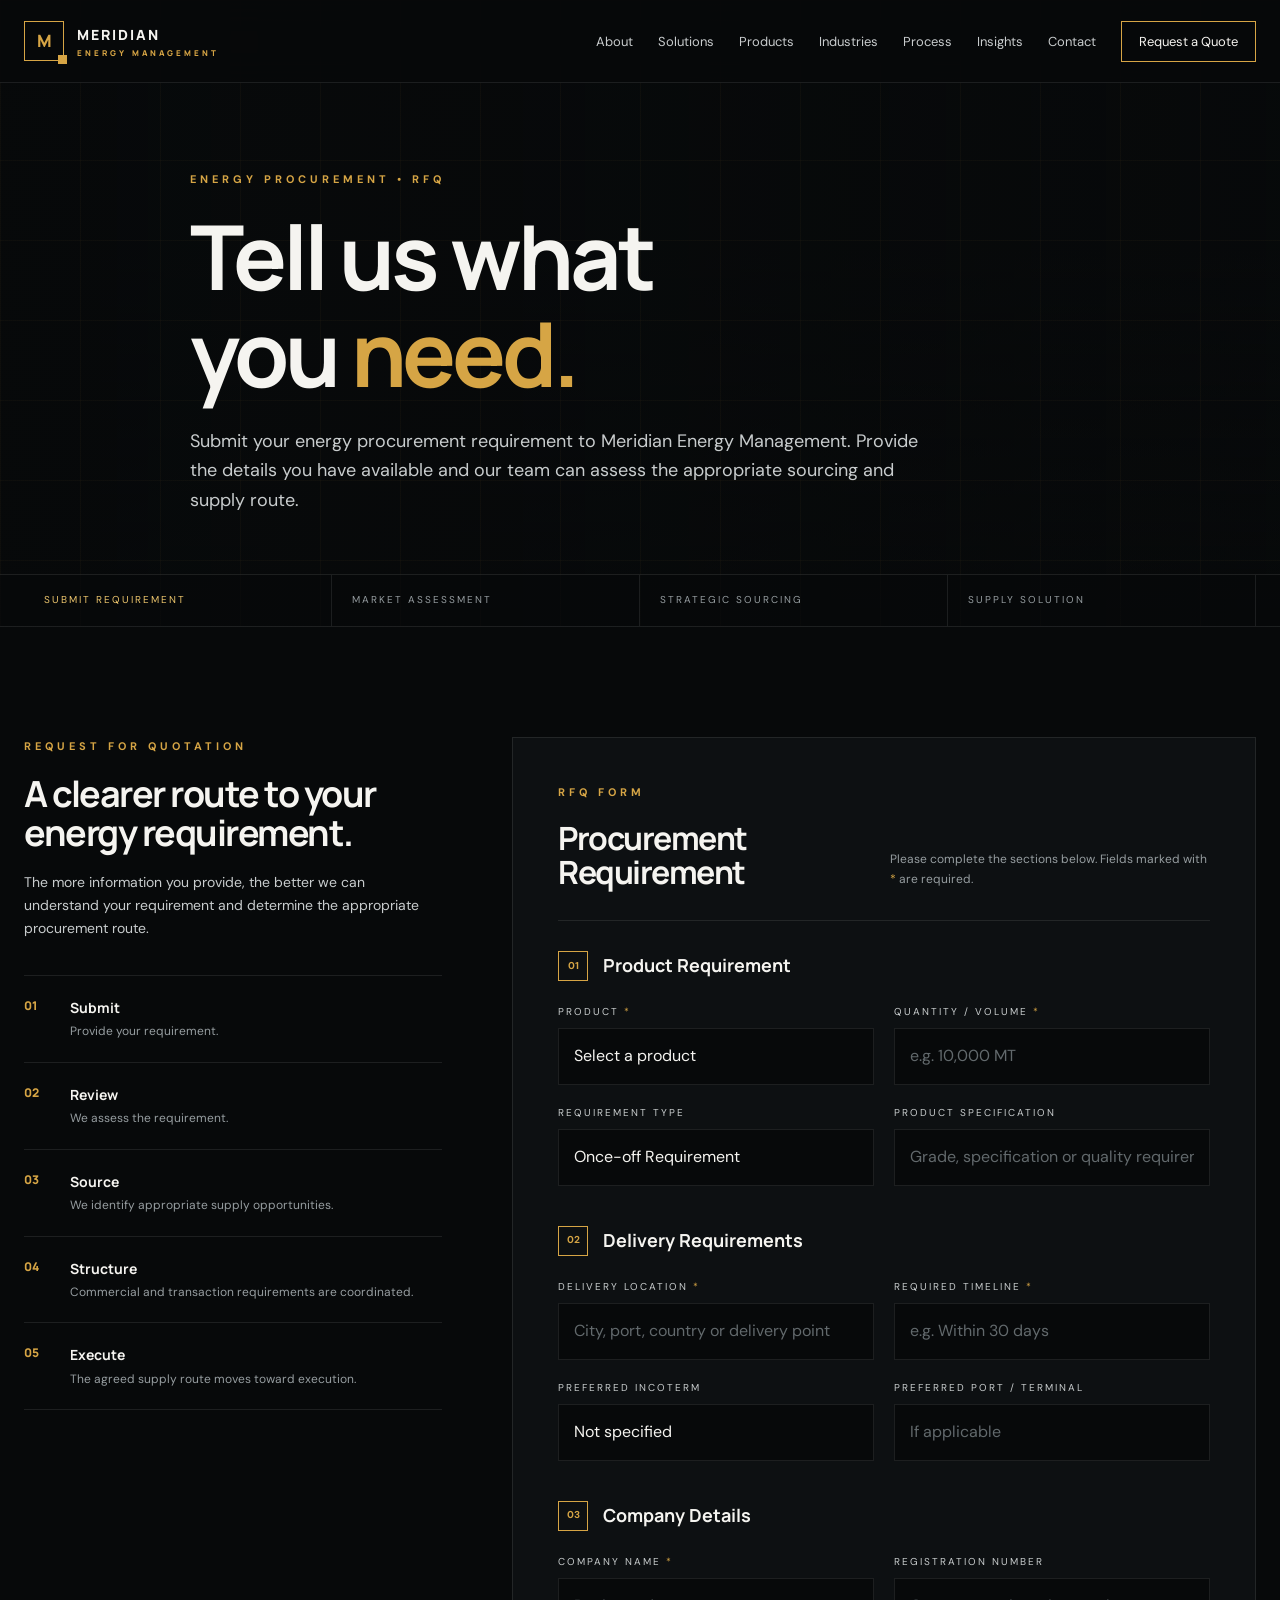
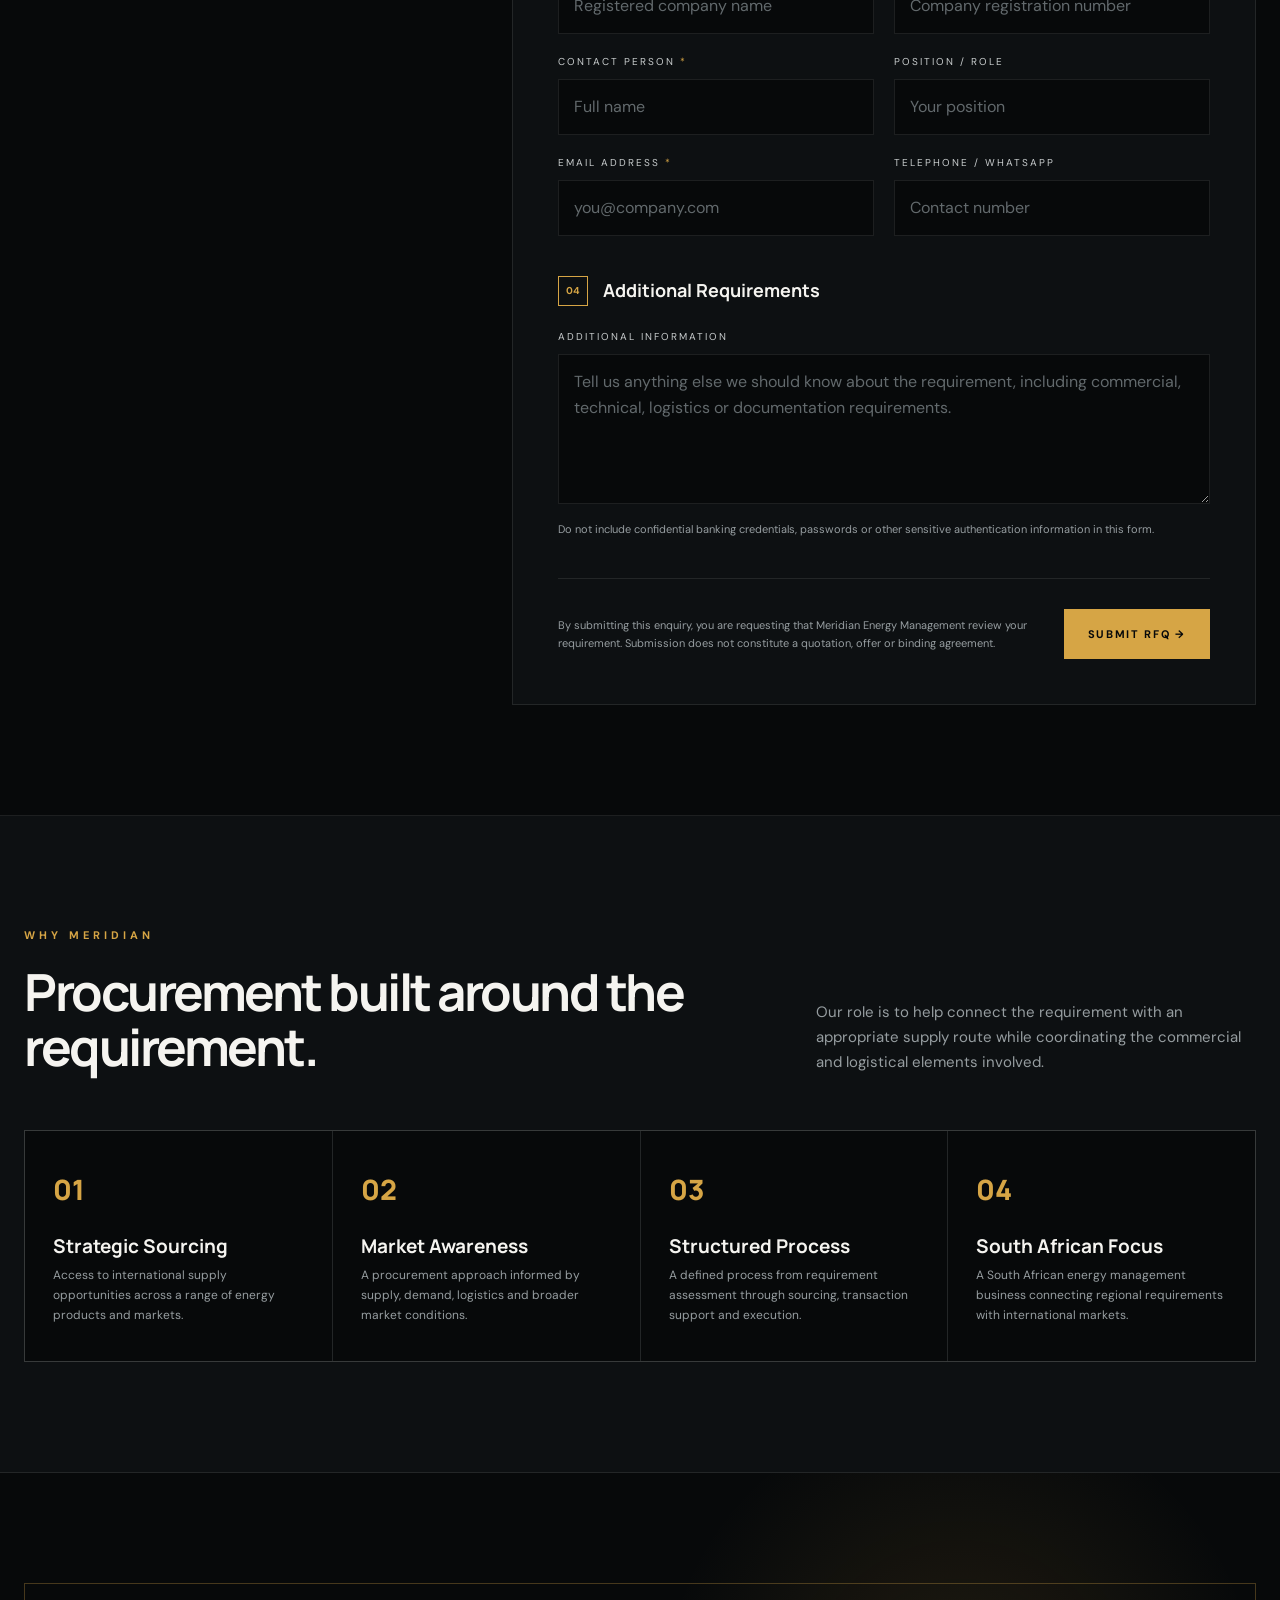
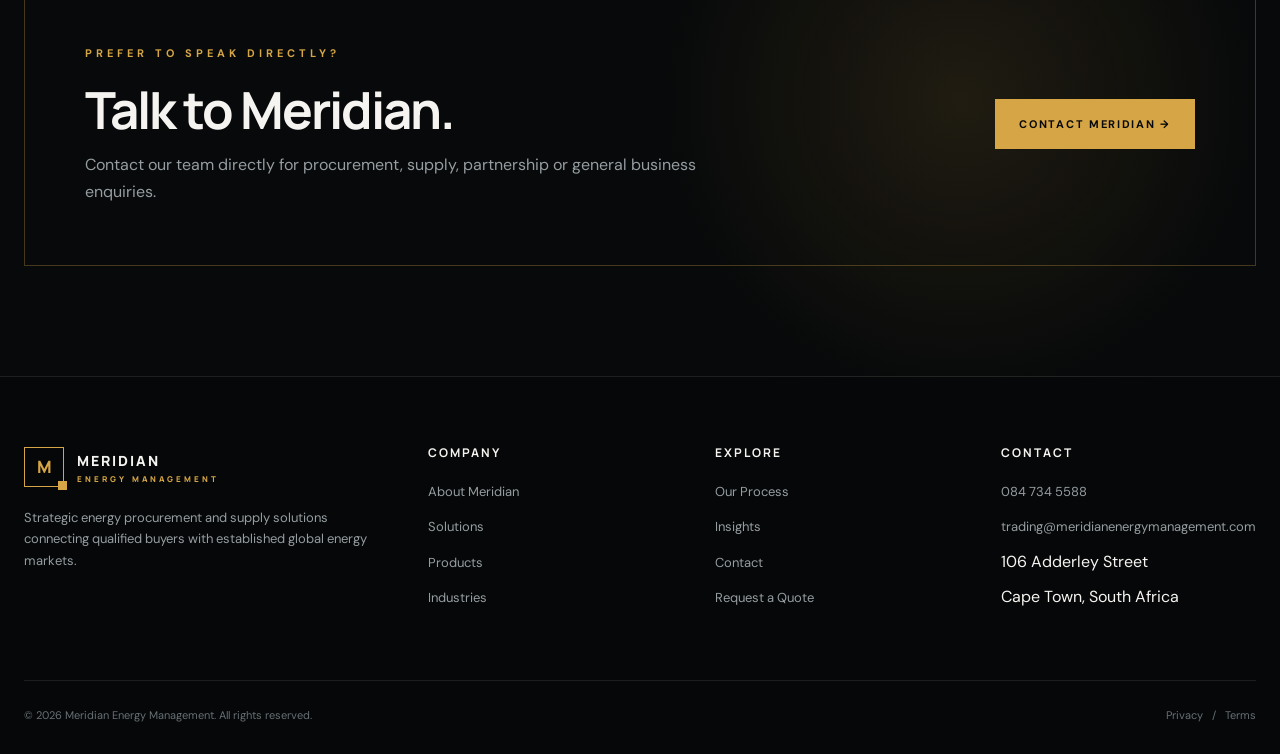
<file: quote.html>
<!DOCTYPE html>
<html lang="en-ZA">
<head>
<meta charset="UTF-8">
<meta name="viewport" content="width=device-width, initial-scale=1.0">

<title>Request a Quote | Meridian Energy Management</title>
<meta name="description" content="Submit an energy procurement request to Meridian Energy Management for EN590 Diesel, Jet A1, Crude Oil, Fuel Oil, LNG, LPG and strategic energy supply solutions.">
<meta name="author" content="Meridian Energy Management">

<link rel="preconnect" href="https://fonts.googleapis.com">
<link rel="preconnect" href="https://fonts.gstatic.com" crossorigin>
<link href="https://fonts.googleapis.com/css2?family=DM+Sans:wght@400;500;600;700&family=Manrope:wght@400;500;600;700;800&display=swap" rel="stylesheet">

<style>

:root{
--black:#07090a;
--black2:#0d1012;
--black3:#14181b;
--black4:#1c2124;
--white:#f5f4f0;
--grey:#969da0;
--grey-light:#c8cccd;
--gold:#d6a545;
--gold-light:#edc66d;
--gold-dark:#9c7425;
--border:rgba(255,255,255,.09);
--gold-border:rgba(214,165,69,.30);
--max:1240px;
}

*{
box-sizing:border-box;
margin:0;
padding:0;
}

html{
scroll-behavior:smooth;
}

body{
background:var(--black);
color:var(--white);
font-family:"DM Sans",sans-serif;
line-height:1.65;
overflow-x:hidden;
}

a{
color:inherit;
text-decoration:none;
}

button,
input,
textarea,
select{
font:inherit;
}

.container{
width:min(var(--max),calc(100% - 48px));
margin:auto;
}

/* HEADER */

header{
position:fixed;
top:0;
left:0;
width:100%;
z-index:1000;
background:rgba(7,9,10,.87);
backdrop-filter:blur(18px);
border-bottom:1px solid var(--border);
transition:.3s;
}

header.scrolled{
background:rgba(7,9,10,.97);
box-shadow:0 10px 40px rgba(0,0,0,.35);
}

.nav{
height:82px;
display:flex;
align-items:center;
justify-content:space-between;
gap:30px;
}

.brand{
display:flex;
align-items:center;
gap:13px;
}

.brand-mark{
width:40px;
height:40px;
border:1px solid var(--gold);
display:grid;
place-items:center;
color:var(--gold);
font-family:Manrope,sans-serif;
font-weight:800;
font-size:17px;
position:relative;
}

.brand-mark:after{
content:"";
position:absolute;
width:9px;
height:9px;
background:var(--gold);
right:-4px;
bottom:-4px;
}

.brand-name{
font-family:Manrope,sans-serif;
font-weight:800;
font-size:14px;
letter-spacing:2px;
}

.brand-name span{
display:block;
font-size:8px;
color:var(--gold);
letter-spacing:3px;
}

nav ul{
display:flex;
list-style:none;
gap:25px;
align-items:center;
}

nav a{
font-size:13px;
color:var(--grey-light);
transition:.25s;
}

nav a:hover,
nav a.active{
color:var(--gold-light);
}

.nav-cta{
border:1px solid var(--gold);
padding:11px 17px;
color:var(--white)!important;
}

.nav-cta:hover{
background:var(--gold);
color:var(--black)!important;
}

.menu-toggle{
display:none;
background:none;
border:0;
color:var(--white);
font-size:26px;
cursor:pointer;
}

/* HERO */

.hero{
min-height:620px;
padding:170px 0 110px;
display:flex;
align-items:center;
position:relative;
overflow:hidden;
background:
linear-gradient(90deg,rgba(7,9,10,.98),rgba(7,9,10,.82),rgba(7,9,10,.38)),
linear-gradient(0deg,var(--black),transparent 60%),
url("https://images.unsplash.com/photo-1565793298595-6a879b1d9492?auto=format&fit=crop&w=2200&q=85") center/cover;
}

.hero:after{
content:"";
position:absolute;
inset:0;
background:
linear-gradient(90deg,rgba(214,165,69,.035) 1px,transparent 1px),
linear-gradient(rgba(214,165,69,.035) 1px,transparent 1px);
background-size:80px 80px;
pointer-events:none;
}

.hero-content{
position:relative;
z-index:1;
max-width:900px;
}

.eyebrow{
color:var(--gold);
font-size:11px;
font-weight:700;
text-transform:uppercase;
letter-spacing:4px;
margin-bottom:20px;
}

h1,
h2,
h3,
h4{
font-family:Manrope,sans-serif;
line-height:1.08;
}

h1{
font-size:clamp(50px,7vw,92px);
letter-spacing:-4px;
margin-bottom:25px;
}

.hero p{
font-size:18px;
color:var(--grey-light);
max-width:730px;
}

.hero-strip{
position:absolute;
bottom:0;
left:0;
width:100%;
z-index:2;
border-top:1px solid var(--border);
background:rgba(7,9,10,.62);
}

.strip-inner{
display:grid;
grid-template-columns:repeat(4,1fr);
}

.strip-inner div{
padding:17px 20px;
border-right:1px solid var(--border);
font-size:10px;
color:var(--grey);
text-transform:uppercase;
letter-spacing:2px;
}

.strip-inner div:first-child{
color:var(--gold-light);
}

/* SECTIONS */

section{
padding:110px 0;
border-bottom:1px solid var(--border);
}

.section-head{
display:flex;
justify-content:space-between;
align-items:flex-end;
gap:50px;
margin-bottom:55px;
}

.section-head h2{
font-size:clamp(38px,4vw,58px);
letter-spacing:-2.5px;
max-width:700px;
}

.section-head p{
max-width:440px;
color:var(--grey);
font-size:15px;
}

/* RFQ AREA */

.rfq-grid{
display:grid;
grid-template-columns:.72fr 1.28fr;
gap:70px;
align-items:start;
}

.sidebar{
position:sticky;
top:115px;
}

.sidebar h2{
font-size:36px;
letter-spacing:-1.5px;
margin-bottom:18px;
}

.sidebar>p{
font-size:14px;
color:var(--grey-light);
margin-bottom:35px;
}

.process-list{
border-top:1px solid var(--border);
}

.process-item{
padding:20px 0;
border-bottom:1px solid var(--border);
display:flex;
gap:18px;
align-items:flex-start;
}

.process-number{
color:var(--gold);
font-family:Manrope,sans-serif;
font-size:12px;
font-weight:800;
min-width:28px;
}

.process-item strong{
display:block;
font-family:Manrope,sans-serif;
font-size:14px;
margin-bottom:3px;
}

.process-item span{
display:block;
color:var(--grey);
font-size:12px;
}

/* FORM */

.form-box{
background:var(--black2);
border:1px solid var(--border);
padding:45px;
}

.form-top{
display:flex;
justify-content:space-between;
align-items:flex-end;
gap:30px;
padding-bottom:30px;
margin-bottom:30px;
border-bottom:1px solid var(--border);
}

.form-top h2{
font-size:32px;
letter-spacing:-1.5px;
}

.form-top p{
max-width:360px;
font-size:12px;
color:var(--grey);
}

.form-section{
margin-bottom:40px;
}

.form-section-title{
display:flex;
align-items:center;
gap:15px;
margin-bottom:23px;
}

.form-section-number{
width:30px;
height:30px;
border:1px solid var(--gold);
display:grid;
place-items:center;
color:var(--gold);
font-size:10px;
font-weight:700;
}

.form-section-title h3{
font-size:18px;
}

.form-grid{
display:grid;
grid-template-columns:1fr 1fr;
gap:20px;
}

.field{
display:flex;
flex-direction:column;
gap:8px;
}

.field.full{
grid-column:1/-1;
}

label{
font-size:10px;
text-transform:uppercase;
letter-spacing:2px;
color:var(--grey-light);
}

.required{
color:var(--gold);
}

input,
textarea,
select{
width:100%;
border:1px solid var(--border);
background:var(--black);
color:var(--white);
padding:14px 15px;
outline:none;
border-radius:0;
transition:.25s;
}

input:focus,
textarea:focus,
select:focus{
border-color:var(--gold);
box-shadow:0 0 0 2px rgba(214,165,69,.07);
}

input::placeholder,
textarea::placeholder{
color:#62696c;
}

textarea{
min-height:150px;
resize:vertical;
}

select{
appearance:none;
cursor:pointer;
}

select option{
background:var(--black2);
}

.form-note{
font-size:11px;
color:var(--grey);
margin-top:8px;
}

.submit-area{
border-top:1px solid var(--border);
padding-top:30px;
display:flex;
align-items:center;
justify-content:space-between;
gap:30px;
}

.submit-area p{
font-size:11px;
color:var(--grey);
max-width:470px;
}

.button{
display:inline-flex;
align-items:center;
justify-content:center;
padding:15px 23px;
border:1px solid var(--gold);
text-transform:uppercase;
font-size:11px;
font-weight:700;
letter-spacing:1.7px;
white-space:nowrap;
transition:.3s;
background:var(--gold);
color:var(--black);
cursor:pointer;
}

.button:hover{
background:var(--gold-light);
}

.success{
display:none;
margin-top:25px;
padding:18px;
border:1px solid rgba(214,165,69,.35);
background:rgba(214,165,69,.06);
color:var(--gold-light);
font-size:13px;
}

.error{
display:none;
margin-top:25px;
padding:18px;
border:1px solid rgba(200,70,70,.35);
background:rgba(200,70,70,.05);
color:#e8aaaa;
font-size:13px;
}

/* TRUST */

.trust{
background:var(--black2);
}

.trust-grid{
display:grid;
grid-template-columns:repeat(4,1fr);
gap:1px;
background:var(--border);
border:1px solid var(--border);
}

.trust-item{
background:var(--black);
padding:35px 28px;
min-height:200px;
}

.trust-number{
font-family:Manrope,sans-serif;
font-size:28px;
font-weight:800;
color:var(--gold);
}

.trust-item h3{
font-size:19px;
margin:24px 0 10px;
}

.trust-item p{
font-size:12px;
color:var(--grey);
}

/* CTA */

.cta{
background:
radial-gradient(circle at 75% 45%,rgba(214,165,69,.12),transparent 30%),
var(--black);
}

.cta-box{
border:1px solid var(--gold-border);
padding:60px;
display:flex;
align-items:center;
justify-content:space-between;
gap:50px;
}

.cta-box h2{
font-size:clamp(37px,4vw,58px);
letter-spacing:-2px;
max-width:720px;
}

.cta-box p{
color:var(--grey);
max-width:620px;
margin-top:15px;
}

/* FOOTER */

footer{
padding:70px 0 30px;
background:#050708;
}

.footer-grid{
display:grid;
grid-template-columns:1.5fr 1fr 1fr 1fr;
gap:50px;
padding-bottom:60px;
border-bottom:1px solid var(--border);
}

.footer-brand p{
color:var(--grey);
font-size:13px;
max-width:370px;
margin-top:20px;
}

footer h4{
font-size:12px;
text-transform:uppercase;
letter-spacing:2px;
margin-bottom:18px;
}

footer ul{
list-style:none;
}

footer li{
margin-bottom:9px;
}

footer li a{
color:var(--grey);
font-size:13px;
transition:.2s;
}

footer li a:hover{
color:var(--gold-light);
}

.footer-bottom{
padding-top:25px;
display:flex;
justify-content:space-between;
gap:30px;
font-size:11px;
color:#687074;
}

/* ANIMATION */

.reveal{
opacity:0;
transform:translateY(25px);
transition:opacity .8s ease,transform .8s ease;
}

.reveal.visible{
opacity:1;
transform:none;
}

/* RESPONSIVE */

@media(max-width:1050px){

nav ul{
gap:14px;
}

.rfq-grid{
grid-template-columns:1fr;
}

.sidebar{
position:static;
}

.trust-grid{
grid-template-columns:repeat(2,1fr);
}

}

@media(max-width:800px){

.container{
width:min(var(--max),calc(100% - 32px));
}

.menu-toggle{
display:block;
}

nav{
display:none;
position:absolute;
top:82px;
left:0;
width:100%;
background:rgba(7,9,10,.98);
border-bottom:1px solid var(--border);
}

nav.open{
display:block;
}

nav ul{
flex-direction:column;
align-items:stretch;
padding:20px;
gap:0;
}

nav a{
display:block;
padding:14px 5px;
border-bottom:1px solid var(--border);
}

.nav-cta{
margin-top:10px;
text-align:center;
}

.hero{
min-height:680px;
}

.strip-inner{
grid-template-columns:repeat(2,1fr);
}

.strip-inner div{
padding:12px;
}

.form-grid{
grid-template-columns:1fr;
}

.field.full{
grid-column:auto;
}

.form-box{
padding:32px 24px;
}

.form-top{
display:block;
}

.form-top p{
margin-top:15px;
}

.submit-area{
display:block;
}

.submit-area .button{
margin-top:20px;
}

.cta-box{
padding:35px 25px;
flex-direction:column;
align-items:flex-start;
}

.footer-grid{
grid-template-columns:repeat(2,1fr);
}

}

@media(max-width:600px){

section{
padding:80px 0;
}

.section-head{
display:block;
margin-bottom:40px;
}

.section-head p{
margin-top:20px;
}

h1{
font-size:48px;
letter-spacing:-2.5px;
}

.hero p{
font-size:16px;
}

.trust-grid{
grid-template-columns:1fr;
}

.footer-grid{
grid-template-columns:1fr;
}

.footer-bottom{
flex-direction:column;
}

}

</style>
</head>

<body>

<header id="header">

<div class="container nav">

<a href="index.html" class="brand">

<div class="brand-mark">M</div>

<div class="brand-name">
MERIDIAN
<span>ENERGY MANAGEMENT</span>
</div>

</a>

<button class="menu-toggle" id="menuToggle">☰</button>

<nav id="mainNav">

<ul>

<li><a href="about.html">About</a></li>
<li><a href="solutions.html">Solutions</a></li>
<li><a href="products.html">Products</a></li>
<li><a href="industries.html">Industries</a></li>
<li><a href="process.html">Process</a></li>
<li><a href="insights.html">Insights</a></li>
<li><a href="contact.html">Contact</a></li>
<li><a href="quote.html" class="nav-cta active">Request a Quote</a></li>

</ul>

</nav>

</div>

</header>


<!-- HERO -->

<section class="hero">

<div class="container hero-content reveal">

<div class="eyebrow">
Energy Procurement • RFQ
</div>

<h1>
Tell us what<br>
you <span style="color:var(--gold)">need.</span>
</h1>

<p>
Submit your energy procurement requirement to Meridian Energy
Management. Provide the details you have available and our team
can assess the appropriate sourcing and supply route.
</p>

</div>

<div class="hero-strip">

<div class="container strip-inner">

<div>Submit Requirement</div>
<div>Market Assessment</div>
<div>Strategic Sourcing</div>
<div>Supply Solution</div>

</div>

</div>

</section>


<!-- RFQ -->

<section>

<div class="container">

<div class="rfq-grid">

<!-- SIDEBAR -->

<div class="sidebar reveal">

<div class="eyebrow">
Request For Quotation
</div>

<h2>
A clearer route to your energy requirement.
</h2>

<p>
The more information you provide, the better we can understand
your requirement and determine the appropriate procurement route.
</p>

<div class="process-list">

<div class="process-item">

<div class="process-number">01</div>

<div>

<strong>Submit</strong>

<span>Provide your requirement.</span>

</div>

</div>


<div class="process-item">

<div class="process-number">02</div>

<div>

<strong>Review</strong>

<span>We assess the requirement.</span>

</div>

</div>


<div class="process-item">

<div class="process-number">03</div>

<div>

<strong>Source</strong>

<span>We identify appropriate supply opportunities.</span>

</div>

</div>


<div class="process-item">

<div class="process-number">04</div>

<div>

<strong>Structure</strong>

<span>Commercial and transaction requirements are coordinated.</span>

</div>

</div>


<div class="process-item">

<div class="process-number">05</div>

<div>

<strong>Execute</strong>

<span>The agreed supply route moves toward execution.</span>

</div>

</div>

</div>

</div>


<!-- FORM -->

<div class="form-box reveal">

<div class="form-top">

<div>

<div class="eyebrow">RFQ Form</div>

<h2>Procurement Requirement</h2>

</div>

<p>
Please complete the sections below. Fields marked with
<span style="color:var(--gold)">*</span> are required.
</p>

</div>


<form id="rfqForm">


<!-- PRODUCT -->

<div class="form-section">

<div class="form-section-title">

<div class="form-section-number">01</div>

<h3>Product Requirement</h3>

</div>


<div class="form-grid">

<div class="field">

<label for="product">
Product <span class="required">*</span>
</label>

<select id="product" required>

<option value="">Select a product</option>

<option>EN590 10ppm Diesel</option>
<option>EN590 50ppm Diesel</option>
<option>Jet A1 Aviation Fuel</option>
<option>D6 Virgin Fuel Oil</option>
<option>Crude Oil</option>
<option>LNG</option>
<option>LPG</option>
<option>Other / Not Listed</option>

</select>

</div>


<div class="field">

<label for="quantity">
Quantity / Volume <span class="required">*</span>
</label>

<input
type="text"
id="quantity"
placeholder="e.g. 10,000 MT"
required
>

</div>


<div class="field">

<label for="frequency">
Requirement Type
</label>

<select id="frequency">

<option>Once-off Requirement</option>
<option>Recurring Supply</option>
<option>Long-Term Contract</option>
<option>Not Yet Determined</option>

</select>

</div>


<div class="field">

<label for="specification">
Product Specification
</label>

<input
type="text"
id="specification"
placeholder="Grade, specification or quality requirement"
>

</div>

</div>

</div>


<!-- DELIVERY -->

<div class="form-section">

<div class="form-section-title">

<div class="form-section-number">02</div>

<h3>Delivery Requirements</h3>

</div>


<div class="form-grid">

<div class="field">

<label for="destination">
Delivery Location <span class="required">*</span>
</label>

<input
type="text"
id="destination"
placeholder="City, port, country or delivery point"
required
>

</div>


<div class="field">

<label for="timeline">
Required Timeline <span class="required">*</span>
</label>

<input
type="text"
id="timeline"
placeholder="e.g. Within 30 days"
required
>

</div>


<div class="field">

<label for="incoterm">
Preferred Incoterm
</label>

<select id="incoterm">

<option value="">Not specified</option>
<option>EXW</option>
<option>FCA</option>
<option>FOB</option>
<option>CFR</option>
<option>CIF</option>
<option>DAP</option>
<option>DDP</option>
<option>Other</option>

</select>

</div>


<div class="field">

<label for="port">
Preferred Port / Terminal
</label>

<input
type="text"
id="port"
placeholder="If applicable"
>

</div>

</div>

</div>


<!-- COMPANY -->

<div class="form-section">

<div class="form-section-title">

<div class="form-section-number">03</div>

<h3>Company Details</h3>

</div>


<div class="form-grid">

<div class="field">

<label for="company">
Company Name <span class="required">*</span>
</label>

<input
type="text"
id="company"
placeholder="Registered company name"
required
>

</div>


<div class="field">

<label for="registration">
Registration Number
</label>

<input
type="text"
id="registration"
placeholder="Company registration number"
>

</div>


<div class="field">

<label for="contact">
Contact Person <span class="required">*</span>
</label>

<input
type="text"
id="contact"
placeholder="Full name"
required
>

</div>


<div class="field">

<label for="position">
Position / Role
</label>

<input
type="text"
id="position"
placeholder="Your position"
>

</div>


<div class="field">

<label for="email">
Email Address <span class="required">*</span>
</label>

<input
type="email"
id="email"
placeholder="you@company.com"
required
>

</div>


<div class="field">

<label for="phone">
Telephone / WhatsApp
</label>

<input
type="tel"
id="phone"
placeholder="Contact number"
>

</div>

</div>

</div>


<!-- ADDITIONAL -->

<div class="form-section">

<div class="form-section-title">

<div class="form-section-number">04</div>

<h3>Additional Requirements</h3>

</div>


<div class="form-grid">

<div class="field full">

<label for="message">
Additional Information
</label>

<textarea
id="message"
placeholder="Tell us anything else we should know about the requirement, including commercial, technical, logistics or documentation requirements."
></textarea>

<p class="form-note">
Do not include confidential banking credentials, passwords or
other sensitive authentication information in this form.
</p>

</div>

</div>

</div>


<div class="submit-area">

<p>
By submitting this enquiry, you are requesting that Meridian
Energy Management review your requirement. Submission does not
constitute a quotation, offer or binding agreement.
</p>

<button type="submit" class="button">
Submit RFQ →
</button>

</div>


<div class="success" id="success">
Your RFQ has been prepared. Your email application should now open
with the completed procurement request addressed to Meridian Energy Management.
</div>

<div class="error" id="error">
Please complete all required fields before submitting the RFQ.
</div>

</form>

</div>

</div>

</div>

</section>


<!-- TRUST -->

<section class="trust">

<div class="container">

<div class="section-head reveal">

<div>

<div class="eyebrow">Why Meridian</div>

<h2>
Procurement built around the requirement.
</h2>

</div>

<p>
Our role is to help connect the requirement with an appropriate
supply route while coordinating the commercial and logistical
elements involved.
</p>

</div>


<div class="trust-grid">

<div class="trust-item reveal">

<div class="trust-number">01</div>

<h3>Strategic Sourcing</h3>

<p>
Access to international supply opportunities across a range of
energy products and markets.
</p>

</div>


<div class="trust-item reveal">

<div class="trust-number">02</div>

<h3>Market Awareness</h3>

<p>
A procurement approach informed by supply, demand, logistics and
broader market conditions.
</p>

</div>


<div class="trust-item reveal">

<div class="trust-number">03</div>

<h3>Structured Process</h3>

<p>
A defined process from requirement assessment through sourcing,
transaction support and execution.
</p>

</div>


<div class="trust-item reveal">

<div class="trust-number">04</div>

<h3>South African Focus</h3>

<p>
A South African energy management business connecting regional
requirements with international markets.
</p>

</div>

</div>

</div>

</section>


<!-- CTA -->

<section class="cta">

<div class="container">

<div class="cta-box reveal">

<div>

<div class="eyebrow">Prefer To Speak Directly?</div>

<h2>
Talk to Meridian.
</h2>

<p>
Contact our team directly for procurement, supply, partnership
or general business enquiries.
</p>

</div>

<a href="contact.html" class="button">
Contact Meridian →
</a>

</div>

</div>

</section>


<!-- FOOTER -->

<footer>

<div class="container">

<div class="footer-grid">

<div class="footer-brand">

<a href="index.html" class="brand">

<div class="brand-mark">M</div>

<div class="brand-name">
MERIDIAN
<span>ENERGY MANAGEMENT</span>
</div>

</a>

<p>
Strategic energy procurement and supply solutions connecting
qualified buyers with established global energy markets.
</p>

</div>


<div>

<h4>Company</h4>

<ul>
<li><a href="about.html">About Meridian</a></li>
<li><a href="solutions.html">Solutions</a></li>
<li><a href="products.html">Products</a></li>
<li><a href="industries.html">Industries</a></li>
</ul>

</div>


<div>

<h4>Explore</h4>

<ul>
<li><a href="process.html">Our Process</a></li>
<li><a href="insights.html">Insights</a></li>
<li><a href="contact.html">Contact</a></li>
<li><a href="quote.html">Request a Quote</a></li>
</ul>

</div>


<div>

<h4>Contact</h4>

<ul>
<li><a href="tel:0847345588">084 734 5588</a></li>
<li><a href="mailto:trading@meridianenergymanagement.com">trading@meridianenergymanagement.com</a></li>
<li>106 Adderley Street</li>
<li>Cape Town, South Africa</li>
</ul>

</div>

</div>


<div class="footer-bottom">

<div>
© <span id="year"></span> Meridian Energy Management. All rights reserved.
</div>

<div>
<a href="privacy.html">Privacy</a>
&nbsp; / &nbsp;
<a href="terms.html">Terms</a>
</div>

</div>

</div>

</footer>


<script>

const header=document.getElementById("header");

window.addEventListener("scroll",()=>{

if(window.scrollY>30){
header.classList.add("scrolled");
}else{
header.classList.remove("scrolled");
}

});


const menuToggle=document.getElementById("menuToggle");
const mainNav=document.getElementById("mainNav");

menuToggle.addEventListener("click",()=>{

mainNav.classList.toggle("open");

});


document.querySelectorAll("#mainNav a").forEach(link=>{

link.addEventListener("click",()=>{
mainNav.classList.remove("open");
});

});


const observer=new IntersectionObserver(entries=>{

entries.forEach(entry=>{

if(entry.isIntersecting){

entry.target.classList.add("visible");

observer.unobserve(entry.target);

}

});

},{threshold:.12});


document.querySelectorAll(".reveal").forEach(el=>{
observer.observe(el);
});


document.getElementById("year").textContent=new Date().getFullYear();


document.getElementById("rfqForm").addEventListener("submit",function(e){

e.preventDefault();

const requiredFields=[
document.getElementById("product"),
document.getElementById("quantity"),
document.getElementById("destination"),
document.getElementById("timeline"),
document.getElementById("company"),
document.getElementById("contact"),
document.getElementById("email")
];

let valid=true;

requiredFields.forEach(field=>{

if(!field.value.trim()){

field.style.borderColor="#b85c5c";
valid=false;

}else{

field.style.borderColor="";

}

});


if(!valid){

document.getElementById("error").style.display="block";

window.scrollTo({
top:document.getElementById("rfqForm").offsetTop-130,
behavior:"smooth"
});

return;

}


document.getElementById("error").style.display="none";


const product=document.getElementById("product").value;
const quantity=document.getElementById("quantity").value;
const frequency=document.getElementById("frequency").value;
const specification=document.getElementById("specification").value;
const destination=document.getElementById("destination").value;
const timeline=document.getElementById("timeline").value;
const incoterm=document.getElementById("incoterm").value;
const port=document.getElementById("port").value;

const company=document.getElementById("company").value;
const registration=document.getElementById("registration").value;
const contact=document.getElementById("contact").value;
const position=document.getElementById("position").value;
const email=document.getElementById("email").value;
const phone=document.getElementById("phone").value;
const message=document.getElementById("message").value;


const body=

"MERIDIAN ENERGY MANAGEMENT - REQUEST FOR QUOTATION\n\n"+

"PRODUCT REQUIREMENT\n"+
"Product: "+product+"\n"+
"Quantity / Volume: "+quantity+"\n"+
"Requirement Type: "+frequency+"\n"+
"Product Specification: "+specification+"\n\n"+

"DELIVERY REQUIREMENTS\n"+
"Delivery Location: "+destination+"\n"+
"Required Timeline: "+timeline+"\n"+
"Preferred Incoterm: "+incoterm+"\n"+
"Preferred Port / Terminal: "+port+"\n\n"+

"COMPANY DETAILS\n"+
"Company: "+company+"\n"+
"Registration Number: "+registration+"\n"+
"Contact Person: "+contact+"\n"+
"Position: "+position+"\n"+
"Email: "+email+"\n"+
"Phone: "+phone+"\n\n"+

"ADDITIONAL INFORMATION\n"+
message+"\n\n"+

"Submitted via Meridian Energy Management website.";


const mailto=

"mailto:trading@meridianenergymanagement.com"+
"?subject="+encodeURIComponent("RFQ - "+product+" - "+company)+
"&body="+encodeURIComponent(body);


document.getElementById("success").style.display="block";

window.location.href=mailto;

});

</script>

</body>
</html>
</file>
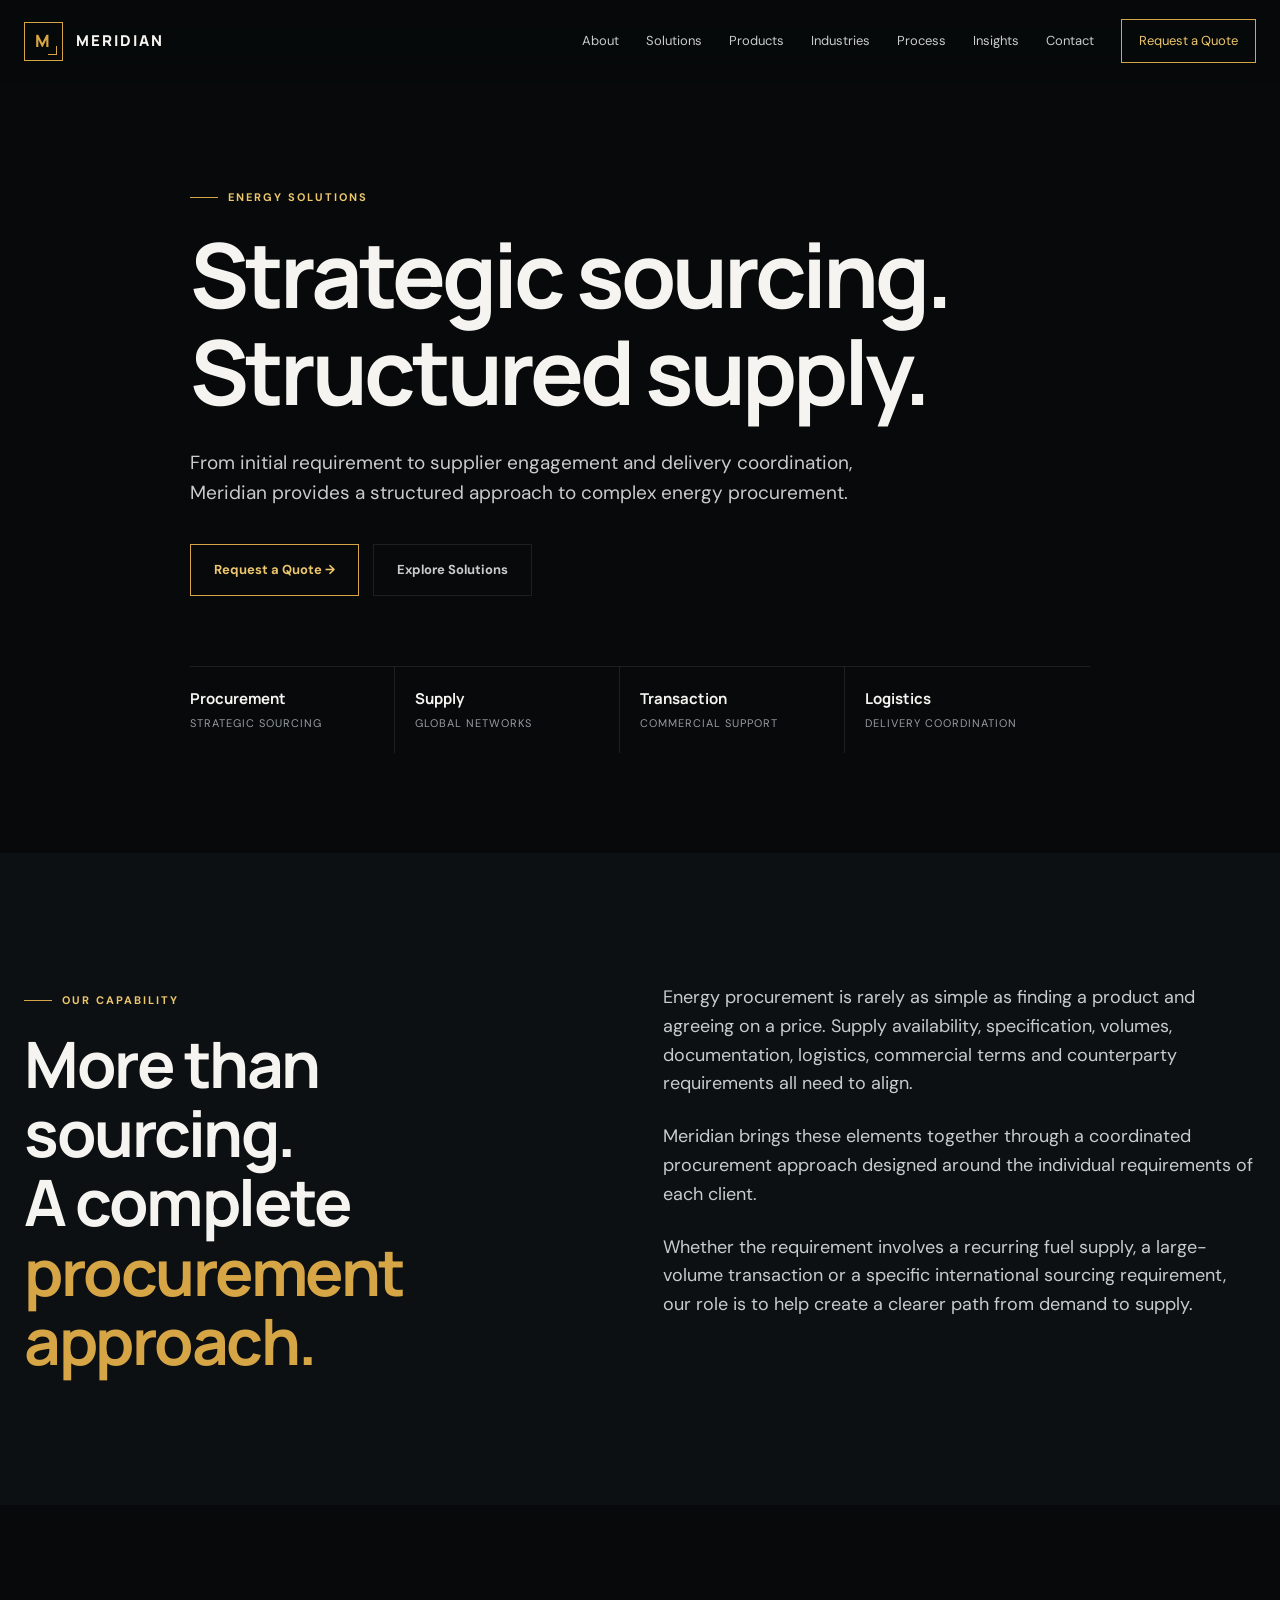
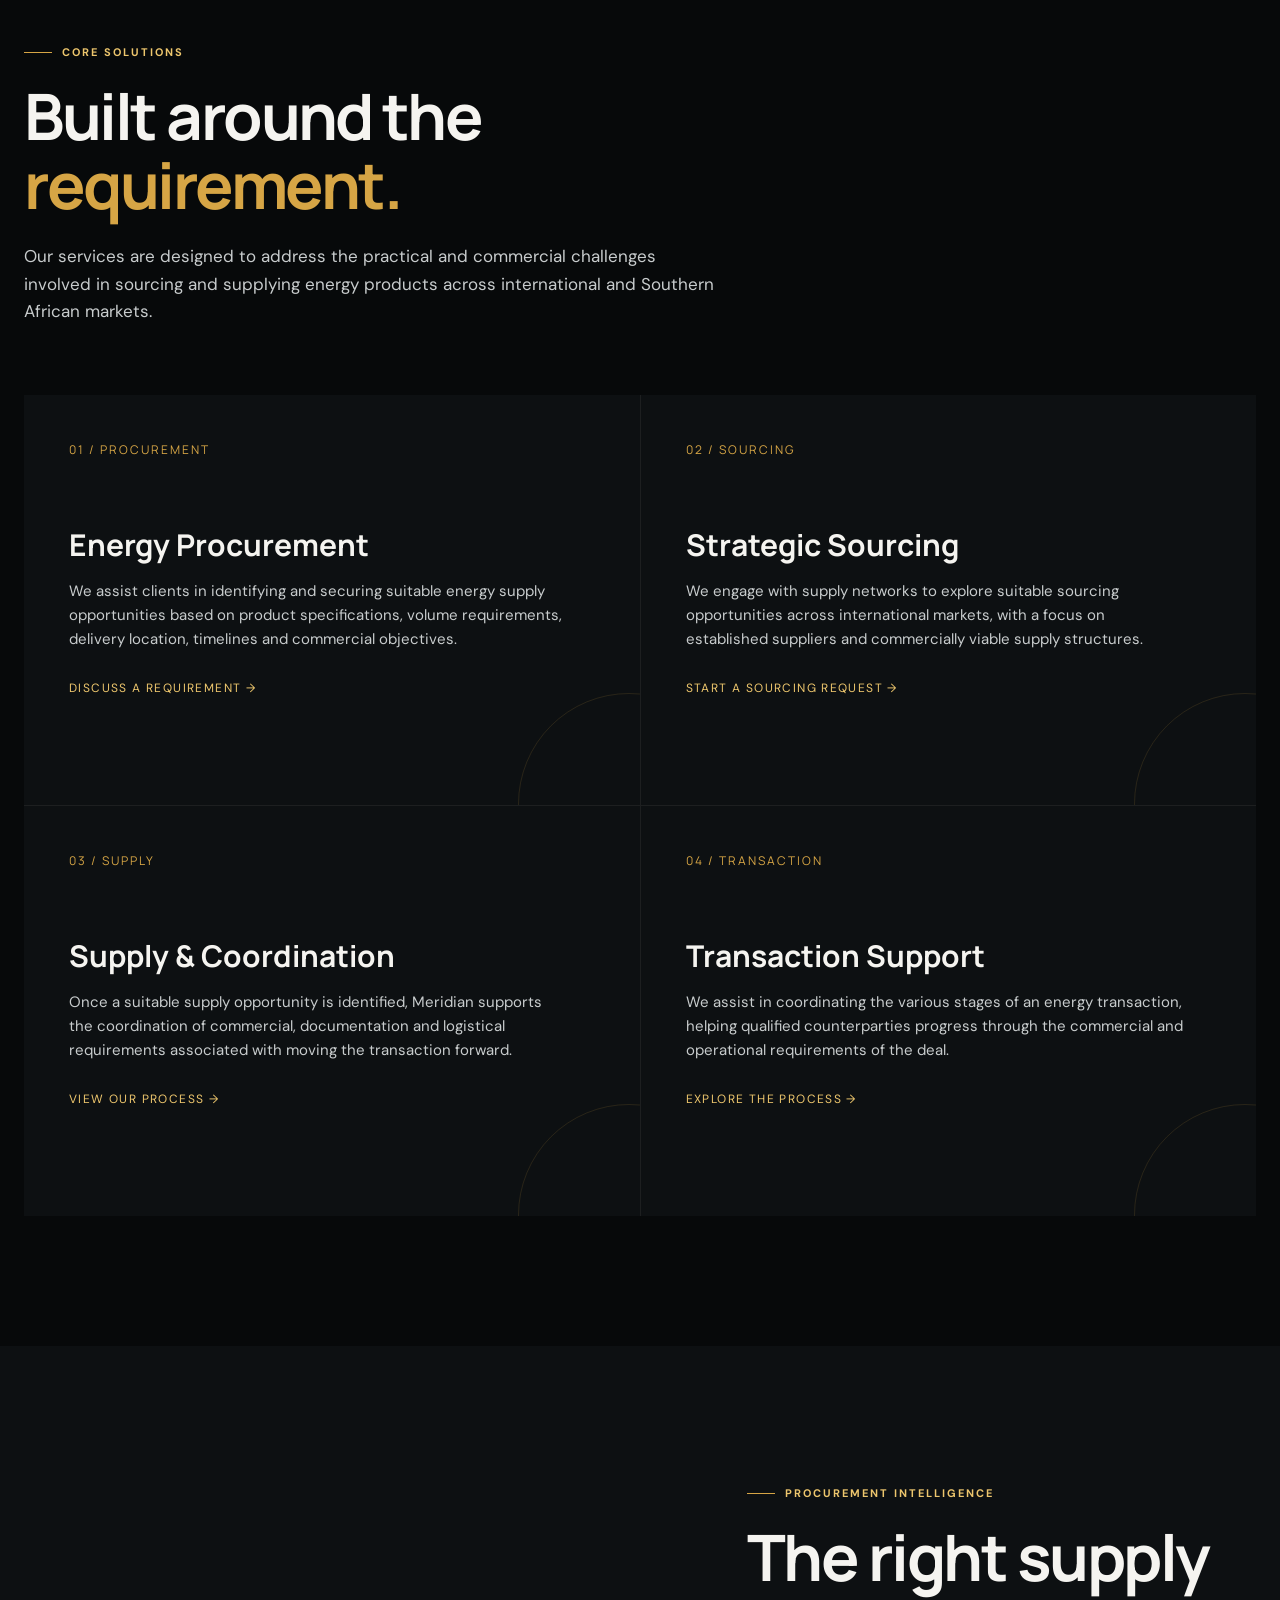
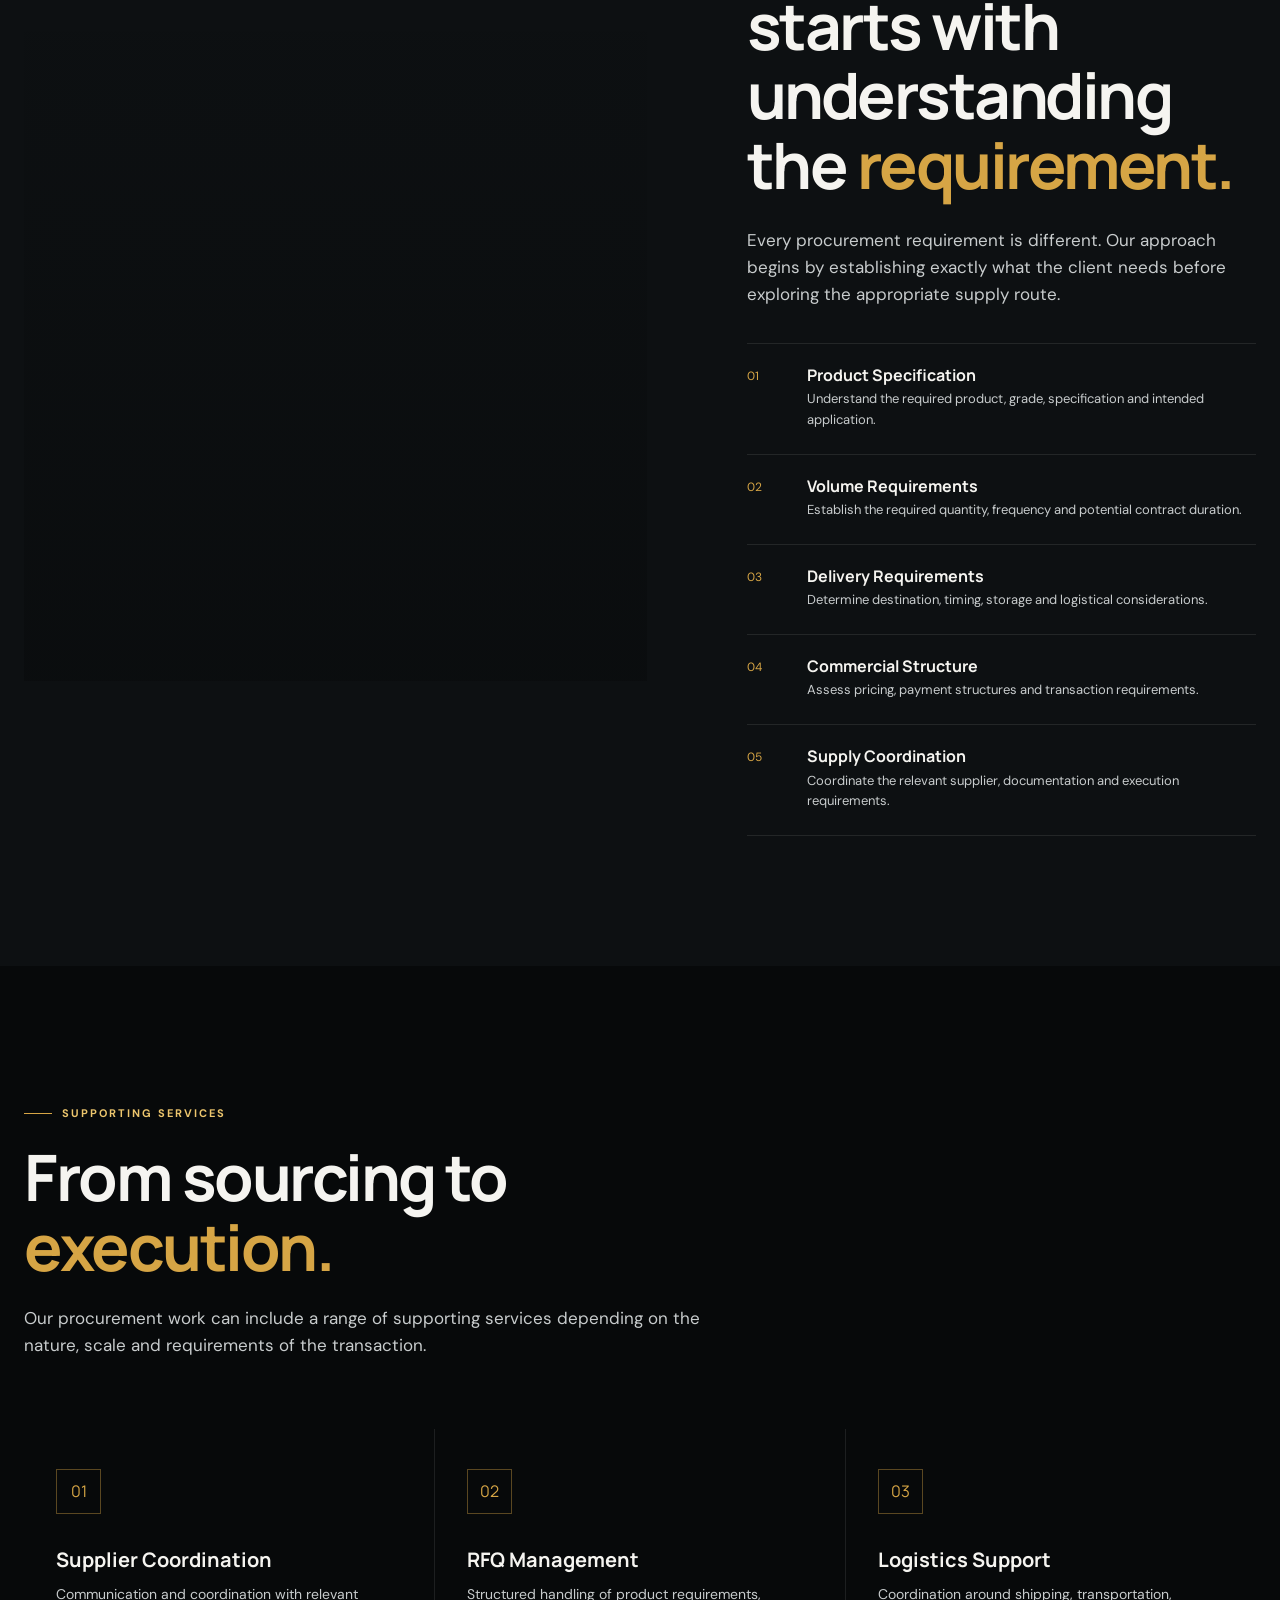
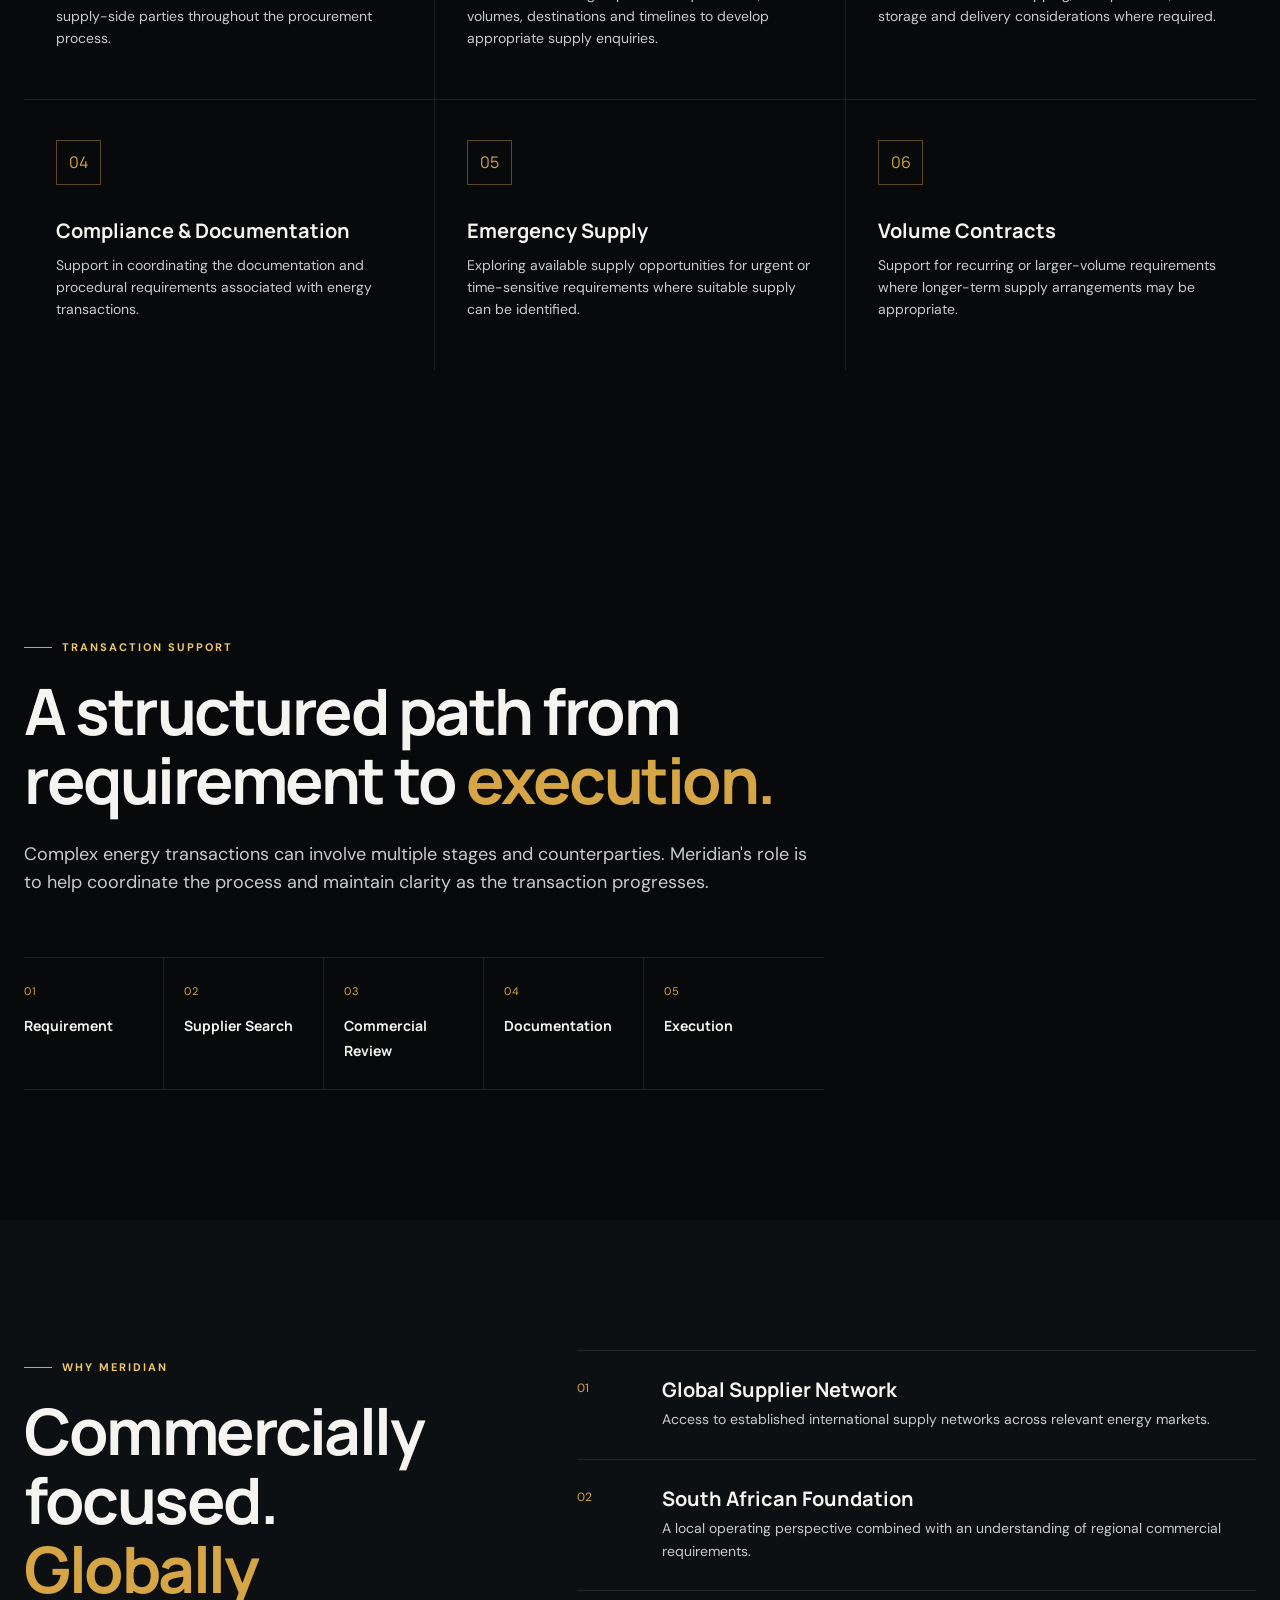
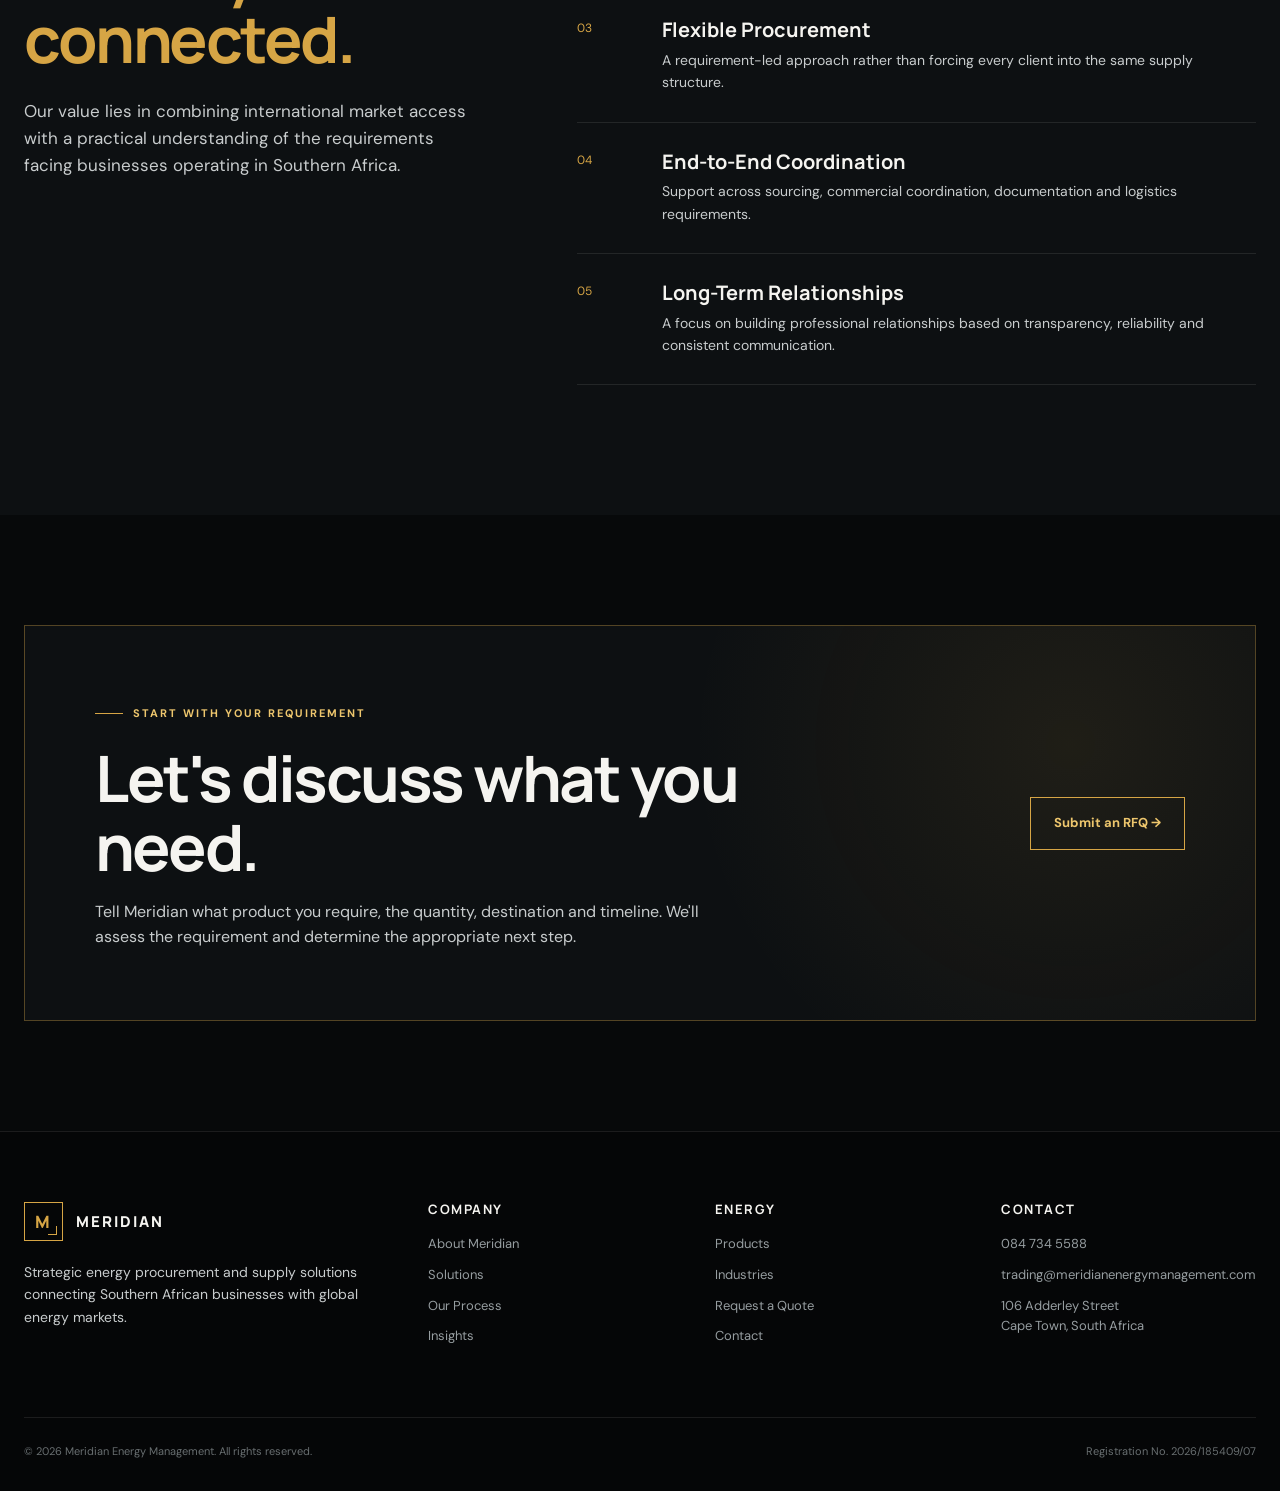
<file: solutions.html>
<!DOCTYPE html>
<html lang="en-ZA">
<head>
<meta charset="UTF-8">
<meta name="viewport" content="width=device-width, initial-scale=1.0">

<title>Energy Solutions | Meridian Energy Management</title>

<meta name="description" content="Meridian Energy Management provides strategic energy procurement, global sourcing, supply coordination, transaction support and logistics solutions for businesses across Southern Africa.">

<meta name="keywords" content="energy solutions South Africa, energy procurement, fuel procurement, fuel sourcing, energy supply, EN590 procurement, Jet A1 procurement, crude oil sourcing, LNG LPG">

<meta name="author" content="Meridian Energy Management">

<meta property="og:title" content="Energy Solutions | Meridian Energy Management">
<meta property="og:description" content="Strategic procurement, sourcing and supply solutions for complex energy requirements.">
<meta property="og:type" content="website">

<link rel="preconnect" href="https://fonts.googleapis.com">
<link rel="preconnect" href="https://fonts.gstatic.com" crossorigin>
<link href="https://fonts.googleapis.com/css2?family=DM+Sans:wght@400;500;600;700&family=Manrope:wght@500;600;700;800&display=swap" rel="stylesheet">

<style>

:root{
    --black:#07090a;
    --black2:#0d1012;
    --black3:#14181b;
    --black4:#1c2124;
    --white:#f5f4f0;
    --grey:#969da0;
    --grey-light:#c8cccd;
    --gold:#d6a545;
    --gold-light:#edc66d;
    --gold-dark:#9c7425;
    --border:rgba(255,255,255,.09);
    --max:1240px;
}

*{
    margin:0;
    padding:0;
    box-sizing:border-box;
}

html{
    scroll-behavior:smooth;
}

body{
    background:var(--black);
    color:var(--white);
    font-family:"DM Sans",Arial,sans-serif;
    line-height:1.6;
    overflow-x:hidden;
}

a{
    color:inherit;
    text-decoration:none;
}

img{
    width:100%;
    display:block;
}

.container{
    width:min(var(--max),calc(100% - 48px));
    margin:auto;
}

h1,h2,h3,h4{
    font-family:"Manrope",Arial,sans-serif;
    line-height:1.08;
}

h1{
    font-size:clamp(48px,7vw,92px);
    letter-spacing:-4px;
}

h2{
    font-size:clamp(36px,5vw,64px);
    letter-spacing:-2.5px;
}

h3{
    font-size:24px;
}

p{
    color:var(--grey-light);
}

.gold{
    color:var(--gold);
}

.eyebrow{
    display:inline-flex;
    align-items:center;
    gap:10px;
    color:var(--gold-light);
    text-transform:uppercase;
    letter-spacing:2px;
    font-size:11px;
    font-weight:700;
    margin-bottom:20px;
}

.eyebrow:before{
    content:"";
    width:28px;
    height:1px;
    background:var(--gold);
}


/* HEADER */

header{
    position:fixed;
    top:0;
    left:0;
    right:0;
    z-index:1000;
    background:rgba(7,9,10,.78);
    backdrop-filter:blur(18px);
    border-bottom:1px solid transparent;
    transition:.3s ease;
}

header.scrolled{
    border-color:var(--border);
}

.nav{
    height:82px;
    display:flex;
    align-items:center;
    justify-content:space-between;
}

.logo{
    display:flex;
    align-items:center;
    gap:13px;
    font-family:"Manrope";
    font-weight:800;
    letter-spacing:2px;
}

.logo-mark{
    width:39px;
    height:39px;
    border:1px solid var(--gold);
    display:grid;
    place-items:center;
    color:var(--gold);
    font-size:17px;
    position:relative;
}

.logo-mark:after{
    content:"";
    position:absolute;
    width:8px;
    height:8px;
    border-right:1px solid var(--gold);
    border-bottom:1px solid var(--gold);
    bottom:5px;
    right:5px;
}

.logo span{
    font-size:15px;
}

.nav-links{
    display:flex;
    align-items:center;
    gap:27px;
    font-size:13px;
    color:var(--grey-light);
}

.nav-links a{
    transition:.25s;
}

.nav-links a:hover{
    color:var(--white);
}

.nav-cta{
    border:1px solid var(--gold);
    padding:11px 17px;
    color:var(--gold-light)!important;
}

.menu-btn{
    display:none;
    background:none;
    border:0;
    color:white;
    font-size:25px;
}


/* HERO */

.solutions-hero{
    min-height:82vh;
    display:flex;
    align-items:flex-end;
    overflow:hidden;

    background:
        linear-gradient(
            90deg,
            rgba(7,9,10,.98) 0%,
            rgba(7,9,10,.80) 48%,
            rgba(7,9,10,.35) 100%
        ),
        linear-gradient(
            0deg,
            rgba(7,9,10,.98) 0%,
            transparent 65%
        ),
        url("https://images.unsplash.com/photo-1497435334941-8c899ee9e8e9?auto=format&fit=crop&w=2200&q=85")
        center/cover no-repeat;
}

.hero-content{
    padding:180px 0 100px;
    max-width:900px;
}

.hero-content p{
    max-width:700px;
    font-size:19px;
    margin-top:28px;
}

.hero-actions{
    display:flex;
    gap:14px;
    flex-wrap:wrap;
    margin-top:35px;
}

.button{
    display:inline-flex;
    align-items:center;
    justify-content:center;
    padding:15px 23px;
    border:1px solid var(--gold);
    color:var(--gold-light);
    font-weight:700;
    font-size:13px;
    transition:.3s;
}

.button:hover{
    background:var(--gold);
    color:var(--black);
}

.button.secondary{
    border-color:var(--border);
    color:var(--grey-light);
}

.button.secondary:hover{
    border-color:var(--gold);
    color:var(--gold-light);
    background:transparent;
}

.hero-strip{
    display:grid;
    grid-template-columns:repeat(4,1fr);
    border-top:1px solid var(--border);
    margin-top:70px;
}

.hero-strip div{
    padding:20px 20px 20px 0;
    border-right:1px solid var(--border);
    margin-right:20px;
}

.hero-strip div:last-child{
    border:0;
}

.hero-strip strong{
    display:block;
    font-family:"Manrope";
    font-size:15px;
}

.hero-strip span{
    display:block;
    color:var(--grey);
    font-size:11px;
    text-transform:uppercase;
    letter-spacing:1px;
    margin-top:4px;
}


/* INTRO */

.intro{
    padding:130px 0;
    background:var(--black2);
}

.intro-grid{
    display:grid;
    grid-template-columns:1fr 1.1fr;
    gap:100px;
}

.intro h2{
    max-width:600px;
}

.intro-copy p{
    font-size:18px;
    margin-bottom:24px;
}

.intro-copy p:last-child{
    margin-bottom:0;
}


/* SOLUTION CARDS */

.solutions{
    padding:130px 0;
    background:var(--black);
}

.section-header{
    display:flex;
    justify-content:space-between;
    align-items:flex-end;
    gap:50px;
    margin-bottom:70px;
}

.section-header-text{
    max-width:700px;
}

.section-header-text p{
    margin-top:24px;
    font-size:17px;
}

.solution-grid{
    display:grid;
    grid-template-columns:1fr 1fr;
    gap:1px;
    background:var(--border);
}

.solution-card{
    background:var(--black2);
    min-height:410px;
    padding:45px;
    position:relative;
    overflow:hidden;
    transition:.4s ease;
}

.solution-card:hover{
    background:var(--black3);
}

.solution-card:after{
    content:"";
    position:absolute;
    width:220px;
    height:220px;
    right:-100px;
    bottom:-110px;
    border:1px solid rgba(214,165,69,.14);
    border-radius:50%;
    transition:.5s;
}

.solution-card:hover:after{
    transform:scale(1.35);
}

.solution-number{
    color:var(--gold);
    font-family:"Manrope";
    font-size:12px;
    letter-spacing:2px;
    margin-bottom:70px;
}

.solution-card h3{
    font-size:30px;
    margin-bottom:18px;
}

.solution-card p{
    max-width:500px;
    font-size:15px;
}

.solution-link{
    display:inline-block;
    margin-top:28px;
    color:var(--gold-light);
    font-size:12px;
    text-transform:uppercase;
    letter-spacing:1.4px;
}


/* PROCUREMENT */

.procurement{
    padding:130px 0;
    background:var(--black2);
}

.procurement-grid{
    display:grid;
    grid-template-columns:1.1fr .9fr;
    gap:100px;
    align-items:center;
}

.procurement-image{
    height:650px;
    background:
        linear-gradient(0deg,rgba(7,9,10,.45),rgba(7,9,10,.05)),
        url("https://images.unsplash.com/photo-1578575437130-527eed3abbec?auto=format&fit=crop&w=1500&q=85")
        center/cover;
}

.procurement-copy h2{
    margin-bottom:28px;
}

.procurement-copy > p{
    font-size:17px;
    margin-bottom:35px;
}

.procurement-list{
    border-top:1px solid var(--border);
}

.procurement-item{
    display:grid;
    grid-template-columns:45px 1fr;
    gap:15px;
    padding:23px 0;
    border-bottom:1px solid var(--border);
}

.procurement-item span{
    color:var(--gold);
    font-size:12px;
}

.procurement-item h4{
    font-size:16px;
    margin-bottom:5px;
}

.procurement-item p{
    font-size:13px;
}


/* SERVICES */

.services{
    padding:130px 0;
    background:var(--black);
}

.services-grid{
    display:grid;
    grid-template-columns:repeat(3,1fr);
    gap:1px;
    background:var(--border);
}

.service{
    background:var(--black);
    padding:40px 32px;
    min-height:270px;
    transition:.3s;
}

.service:hover{
    background:var(--black3);
}

.service-icon{
    width:45px;
    height:45px;
    border:1px solid rgba(214,165,69,.4);
    display:grid;
    place-items:center;
    color:var(--gold);
    margin-bottom:35px;
    font-family:"Manrope";
}

.service h3{
    font-size:20px;
    margin-bottom:12px;
}

.service p{
    font-size:14px;
}


/* TRANSACTION */

.transaction{
    padding:130px 0;
    background:
        linear-gradient(
            90deg,
            rgba(7,9,10,.97),
            rgba(7,9,10,.85)
        ),
        url("https://images.unsplash.com/photo-1535320903710-d993d3d77d29?auto=format&fit=crop&w=2200&q=85")
        center/cover;
}

.transaction-content{
    max-width:800px;
}

.transaction-content h2{
    margin-bottom:25px;
}

.transaction-content > p{
    font-size:18px;
    margin-bottom:60px;
}

.transaction-flow{
    display:grid;
    grid-template-columns:repeat(5,1fr);
    border-top:1px solid var(--border);
    border-bottom:1px solid var(--border);
}

.flow-item{
    padding:25px 20px 25px 0;
    border-right:1px solid var(--border);
    margin-right:20px;
}

.flow-item:last-child{
    border:0;
}

.flow-item span{
    display:block;
    color:var(--gold);
    font-size:11px;
    letter-spacing:1px;
    margin-bottom:12px;
}

.flow-item strong{
    font-family:"Manrope";
    font-size:14px;
}


/* WHY */

.why{
    padding:130px 0;
    background:var(--black2);
}

.why-grid{
    display:grid;
    grid-template-columns:.8fr 1.2fr;
    gap:100px;
}

.why-intro p{
    margin-top:25px;
    font-size:17px;
    max-width:450px;
}

.why-list{
    border-top:1px solid var(--border);
}

.why-item{
    display:grid;
    grid-template-columns:65px 1fr;
    gap:20px;
    padding:28px 0;
    border-bottom:1px solid var(--border);
}

.why-number{
    color:var(--gold);
    font-size:12px;
}

.why-item h3{
    font-size:20px;
    margin-bottom:8px;
}

.why-item p{
    font-size:14px;
}


/* CTA */

.cta{
    padding:110px 0;
    background:var(--black);
}

.cta-box{
    border:1px solid rgba(214,165,69,.35);
    padding:70px;
    display:flex;
    align-items:center;
    justify-content:space-between;
    gap:50px;
    background:
        radial-gradient(
            circle at 85% 30%,
            rgba(214,165,69,.09),
            transparent 35%
        ),
        var(--black2);
}

.cta-box h2{
    max-width:700px;
}

.cta-box p{
    margin-top:18px;
    max-width:620px;
}


/* FOOTER */

footer{
    padding:70px 0 30px;
    background:#050607;
    border-top:1px solid var(--border);
}

.footer-grid{
    display:grid;
    grid-template-columns:1.5fr 1fr 1fr 1fr;
    gap:50px;
    padding-bottom:60px;
}

.footer-brand p{
    max-width:350px;
    margin-top:20px;
    font-size:14px;
}

.footer-col h4{
    color:var(--white);
    margin-bottom:18px;
    font-size:13px;
    text-transform:uppercase;
    letter-spacing:1.5px;
}

.footer-col a{
    display:block;
    color:var(--grey);
    font-size:13px;
    margin:10px 0;
    transition:.2s;
}

.footer-col a:hover{
    color:var(--gold-light);
}

.footer-bottom{
    border-top:1px solid var(--border);
    padding-top:25px;
    display:flex;
    justify-content:space-between;
    gap:20px;
    color:#686e70;
    font-size:11px;
}


/* ANIMATION */

.reveal{
    opacity:0;
    transform:translateY(25px);
    transition:
        opacity .7s ease,
        transform .7s ease;
}

.reveal.visible{
    opacity:1;
    transform:none;
}


/* MOBILE */

@media(max-width:900px){

    .nav-links{
        display:none;
        position:absolute;
        top:82px;
        left:0;
        right:0;
        background:rgba(7,9,10,.98);
        padding:25px;
        flex-direction:column;
        align-items:flex-start;
        border-bottom:1px solid var(--border);
    }

    .nav-links.open{
        display:flex;
    }

    .menu-btn{
        display:block;
    }

    .intro-grid,
    .procurement-grid,
    .why-grid{
        grid-template-columns:1fr;
        gap:55px;
    }

    .solution-grid{
        grid-template-columns:1fr;
    }

    .services-grid{
        grid-template-columns:1fr 1fr;
    }

    .transaction-flow{
        grid-template-columns:repeat(2,1fr);
    }

    .flow-item:nth-child(2){
        border-right:0;
    }

    .cta-box{
        flex-direction:column;
        align-items:flex-start;
        padding:45px 30px;
    }

    .footer-grid{
        grid-template-columns:1fr 1fr;
    }

}

@media(max-width:600px){

    .container{
        width:min(var(--max),calc(100% - 32px));
    }

    h1{
        letter-spacing:-2.5px;
    }

    .solutions-hero{
        min-height:780px;
    }

    .hero-content{
        padding:160px 0 65px;
    }

    .hero-content p{
        font-size:16px;
    }

    .hero-strip{
        grid-template-columns:1fr 1fr;
    }

    .hero-strip div{
        margin:0;
        border-right:0;
        border-bottom:1px solid var(--border);
        padding:15px 10px 15px 0;
    }

    .intro,
    .solutions,
    .procurement,
    .services,
    .transaction,
    .why{
        padding:85px 0;
    }

    .section-header{
        display:block;
    }

    .solution-card{
        min-height:350px;
        padding:32px;
    }

    .procurement-image{
        height:400px;
    }

    .services-grid{
        grid-template-columns:1fr;
    }

    .transaction-flow{
        grid-template-columns:1fr;
    }

    .flow-item{
        border-right:0;
        border-bottom:1px solid var(--border);
        margin:0;
    }

    .footer-grid{
        grid-template-columns:1fr;
    }

    .footer-bottom{
        flex-direction:column;
    }

}

</style>
</head>

<body>


<header id="header">

<div class="container nav">

<a href="index.html" class="logo">
    <div class="logo-mark">M</div>
    <span>MERIDIAN</span>
</a>

<nav class="nav-links" id="navLinks">

<a href="about.html">About</a>
<a href="solutions.html">Solutions</a>
<a href="products.html">Products</a>
<a href="industries.html">Industries</a>
<a href="process.html">Process</a>
<a href="insights.html">Insights</a>
<a href="contact.html">Contact</a>

<a href="quote.html" class="nav-cta">Request a Quote</a>

</nav>

<button class="menu-btn" id="menuBtn">☰</button>

</div>

</header>


<!-- HERO -->

<section class="solutions-hero">

<div class="container hero-content reveal">

<div class="eyebrow">Energy Solutions</div>

<h1>
Strategic sourcing.<br>
<strong>Structured supply.</strong>
</h1>

<p>
From initial requirement to supplier engagement and delivery coordination, Meridian provides a structured approach to complex energy procurement.
</p>

<div class="hero-actions">

<a href="quote.html" class="button">
Request a Quote →
</a>

<a href="#solutions" class="button secondary">
Explore Solutions
</a>

</div>

<div class="hero-strip">

<div>
<strong>Procurement</strong>
<span>Strategic sourcing</span>
</div>

<div>
<strong>Supply</strong>
<span>Global networks</span>
</div>

<div>
<strong>Transaction</strong>
<span>Commercial support</span>
</div>

<div>
<strong>Logistics</strong>
<span>Delivery coordination</span>
</div>

</div>

</div>

</section>


<!-- INTRO -->

<section class="intro">

<div class="container intro-grid">

<div class="reveal">

<div class="eyebrow">Our Capability</div>

<h2>
More than sourcing.<br>
A complete <span class="gold">procurement approach.</span>
</h2>

</div>

<div class="intro-copy reveal">

<p>
Energy procurement is rarely as simple as finding a product and agreeing on a price. Supply availability, specification, volumes, documentation, logistics, commercial terms and counterparty requirements all need to align.
</p>

<p>
Meridian brings these elements together through a coordinated procurement approach designed around the individual requirements of each client.
</p>

<p>
Whether the requirement involves a recurring fuel supply, a large-volume transaction or a specific international sourcing requirement, our role is to help create a clearer path from demand to supply.
</p>

</div>

</div>

</section>


<!-- MAIN SOLUTIONS -->

<section class="solutions" id="solutions">

<div class="container">

<div class="section-header reveal">

<div class="section-header-text">

<div class="eyebrow">Core Solutions</div>

<h2>
Built around the <span class="gold">requirement.</span>
</h2>

<p>
Our services are designed to address the practical and commercial challenges involved in sourcing and supplying energy products across international and Southern African markets.
</p>

</div>

</div>


<div class="solution-grid">

<div class="solution-card reveal">

<div class="solution-number">01 / PROCUREMENT</div>

<h3>Energy Procurement</h3>

<p>
We assist clients in identifying and securing suitable energy supply opportunities based on product specifications, volume requirements, delivery location, timelines and commercial objectives.
</p>

<a href="quote.html" class="solution-link">
Discuss a Requirement →
</a>

</div>


<div class="solution-card reveal">

<div class="solution-number">02 / SOURCING</div>

<h3>Strategic Sourcing</h3>

<p>
We engage with supply networks to explore suitable sourcing opportunities across international markets, with a focus on established suppliers and commercially viable supply structures.
</p>

<a href="quote.html" class="solution-link">
Start a Sourcing Request →
</a>

</div>


<div class="solution-card reveal">

<div class="solution-number">03 / SUPPLY</div>

<h3>Supply & Coordination</h3>

<p>
Once a suitable supply opportunity is identified, Meridian supports the coordination of commercial, documentation and logistical requirements associated with moving the transaction forward.
</p>

<a href="process.html" class="solution-link">
View Our Process →
</a>

</div>


<div class="solution-card reveal">

<div class="solution-number">04 / TRANSACTION</div>

<h3>Transaction Support</h3>

<p>
We assist in coordinating the various stages of an energy transaction, helping qualified counterparties progress through the commercial and operational requirements of the deal.
</p>

<a href="process.html" class="solution-link">
Explore The Process →
</a>

</div>

</div>

</div>

</section>


<!-- PROCUREMENT -->

<section class="procurement">

<div class="container procurement-grid">

<div class="procurement-image reveal"></div>

<div class="procurement-copy reveal">

<div class="eyebrow">Procurement Intelligence</div>

<h2>
The right supply starts with understanding the <span class="gold">requirement.</span>
</h2>

<p>
Every procurement requirement is different. Our approach begins by establishing exactly what the client needs before exploring the appropriate supply route.
</p>

<div class="procurement-list">

<div class="procurement-item">

<span>01</span>

<div>

<h4>Product Specification</h4>

<p>
Understand the required product, grade, specification and intended application.
</p>

</div>

</div>


<div class="procurement-item">

<span>02</span>

<div>

<h4>Volume Requirements</h4>

<p>
Establish the required quantity, frequency and potential contract duration.
</p>

</div>

</div>


<div class="procurement-item">

<span>03</span>

<div>

<h4>Delivery Requirements</h4>

<p>
Determine destination, timing, storage and logistical considerations.
</p>

</div>

</div>


<div class="procurement-item">

<span>04</span>

<div>

<h4>Commercial Structure</h4>

<p>
Assess pricing, payment structures and transaction requirements.
</p>

</div>

</div>


<div class="procurement-item">

<span>05</span>

<div>

<h4>Supply Coordination</h4>

<p>
Coordinate the relevant supplier, documentation and execution requirements.
</p>

</div>

</div>

</div>

</div>

</div>

</section>


<!-- SUPPORT SERVICES -->

<section class="services">

<div class="container">

<div class="section-header reveal">

<div class="section-header-text">

<div class="eyebrow">Supporting Services</div>

<h2>
From sourcing to <span class="gold">execution.</span>
</h2>

<p>
Our procurement work can include a range of supporting services depending on the nature, scale and requirements of the transaction.
</p>

</div>

</div>


<div class="services-grid">

<div class="service reveal">

<div class="service-icon">01</div>

<h3>Supplier Coordination</h3>

<p>
Communication and coordination with relevant supply-side parties throughout the procurement process.
</p>

</div>


<div class="service reveal">

<div class="service-icon">02</div>

<h3>RFQ Management</h3>

<p>
Structured handling of product requirements, volumes, destinations and timelines to develop appropriate supply enquiries.
</p>

</div>


<div class="service reveal">

<div class="service-icon">03</div>

<h3>Logistics Support</h3>

<p>
Coordination around shipping, transportation, storage and delivery considerations where required.
</p>

</div>


<div class="service reveal">

<div class="service-icon">04</div>

<h3>Compliance & Documentation</h3>

<p>
Support in coordinating the documentation and procedural requirements associated with energy transactions.
</p>

</div>


<div class="service reveal">

<div class="service-icon">05</div>

<h3>Emergency Supply</h3>

<p>
Exploring available supply opportunities for urgent or time-sensitive requirements where suitable supply can be identified.
</p>

</div>


<div class="service reveal">

<div class="service-icon">06</div>

<h3>Volume Contracts</h3>

<p>
Support for recurring or larger-volume requirements where longer-term supply arrangements may be appropriate.
</p>

</div>

</div>

</div>

</section>


<!-- TRANSACTION -->

<section class="transaction">

<div class="container">

<div class="transaction-content reveal">

<div class="eyebrow">Transaction Support</div>

<h2>
A structured path from requirement to <span class="gold">execution.</span>
</h2>

<p>
Complex energy transactions can involve multiple stages and counterparties. Meridian's role is to help coordinate the process and maintain clarity as the transaction progresses.
</p>


<div class="transaction-flow">

<div class="flow-item">

<span>01</span>
<strong>Requirement</strong>

</div>

<div class="flow-item">

<span>02</span>
<strong>Supplier Search</strong>

</div>

<div class="flow-item">

<span>03</span>
<strong>Commercial Review</strong>

</div>

<div class="flow-item">

<span>04</span>
<strong>Documentation</strong>

</div>

<div class="flow-item">

<span>05</span>
<strong>Execution</strong>

</div>

</div>

</div>

</div>

</section>


<!-- WHY MERIDIAN -->

<section class="why">

<div class="container why-grid">

<div class="why-intro reveal">

<div class="eyebrow">Why Meridian</div>

<h2>
Commercially focused. <span class="gold">Globally connected.</span>
</h2>

<p>
Our value lies in combining international market access with a practical understanding of the requirements facing businesses operating in Southern Africa.
</p>

</div>


<div class="why-list reveal">

<div class="why-item">

<div class="why-number">01</div>

<div>

<h3>Global Supplier Network</h3>

<p>
Access to established international supply networks across relevant energy markets.
</p>

</div>

</div>


<div class="why-item">

<div class="why-number">02</div>

<div>

<h3>South African Foundation</h3>

<p>
A local operating perspective combined with an understanding of regional commercial requirements.
</p>

</div>

</div>


<div class="why-item">

<div class="why-number">03</div>

<div>

<h3>Flexible Procurement</h3>

<p>
A requirement-led approach rather than forcing every client into the same supply structure.
</p>

</div>

</div>


<div class="why-item">

<div class="why-number">04</div>

<div>

<h3>End-to-End Coordination</h3>

<p>
Support across sourcing, commercial coordination, documentation and logistics requirements.
</p>

</div>

</div>


<div class="why-item">

<div class="why-number">05</div>

<div>

<h3>Long-Term Relationships</h3>

<p>
A focus on building professional relationships based on transparency, reliability and consistent communication.
</p>

</div>

</div>

</div>

</div>

</section>


<!-- CTA -->

<section class="cta">

<div class="container">

<div class="cta-box reveal">

<div>

<div class="eyebrow">Start With Your Requirement</div>

<h2>
Let's discuss what you need.
</h2>

<p>
Tell Meridian what product you require, the quantity, destination and timeline. We'll assess the requirement and determine the appropriate next step.
</p>

</div>

<a href="quote.html" class="button">
Submit an RFQ →
</a>

</div>

</div>

</section>


<!-- FOOTER -->

<footer>

<div class="container">

<div class="footer-grid">

<div class="footer-brand">

<a href="index.html" class="logo">

<div class="logo-mark">M</div>

<span>MERIDIAN</span>

</a>

<p>
Strategic energy procurement and supply solutions connecting Southern African businesses with global energy markets.
</p>

</div>


<div class="footer-col">

<h4>Company</h4>

<a href="about.html">About Meridian</a>
<a href="solutions.html">Solutions</a>
<a href="process.html">Our Process</a>
<a href="insights.html">Insights</a>

</div>


<div class="footer-col">

<h4>Energy</h4>

<a href="products.html">Products</a>
<a href="industries.html">Industries</a>
<a href="quote.html">Request a Quote</a>
<a href="contact.html">Contact</a>

</div>


<div class="footer-col">

<h4>Contact</h4>

<a href="tel:0847345588">084 734 5588</a>

<a href="mailto:trading@meridianenergymanagement.com">
trading@meridianenergymanagement.com
</a>

<a href="contact.html">
106 Adderley Street<br>
Cape Town, South Africa
</a>

</div>

</div>


<div class="footer-bottom">

<span>
© <span id="year"></span> Meridian Energy Management. All rights reserved.
</span>

<span>
Registration No. 2026/185409/07
</span>

</div>

</div>

</footer>


<script>

/* HEADER */

const header = document.getElementById("header");

window.addEventListener("scroll", () => {

    if(window.scrollY > 30){
        header.classList.add("scrolled");
    }else{
        header.classList.remove("scrolled");
    }

});


/* MOBILE MENU */

const menuBtn = document.getElementById("menuBtn");
const navLinks = document.getElementById("navLinks");

menuBtn.addEventListener("click", () => {

    navLinks.classList.toggle("open");

});


/* CLOSE MENU AFTER CLICK */

document.querySelectorAll(".nav-links a").forEach(link => {

    link.addEventListener("click", () => {

        navLinks.classList.remove("open");

    });

});


/* SCROLL REVEAL */

const observer = new IntersectionObserver((entries) => {

    entries.forEach(entry => {

        if(entry.isIntersecting){

            entry.target.classList.add("visible");

        }

    });

},{
    threshold:.12
});


document.querySelectorAll(".reveal").forEach(el => {

    observer.observe(el);

});


/* YEAR */

document.getElementById("year").textContent = new Date().getFullYear();

</script>

</body>
</html>
</file>
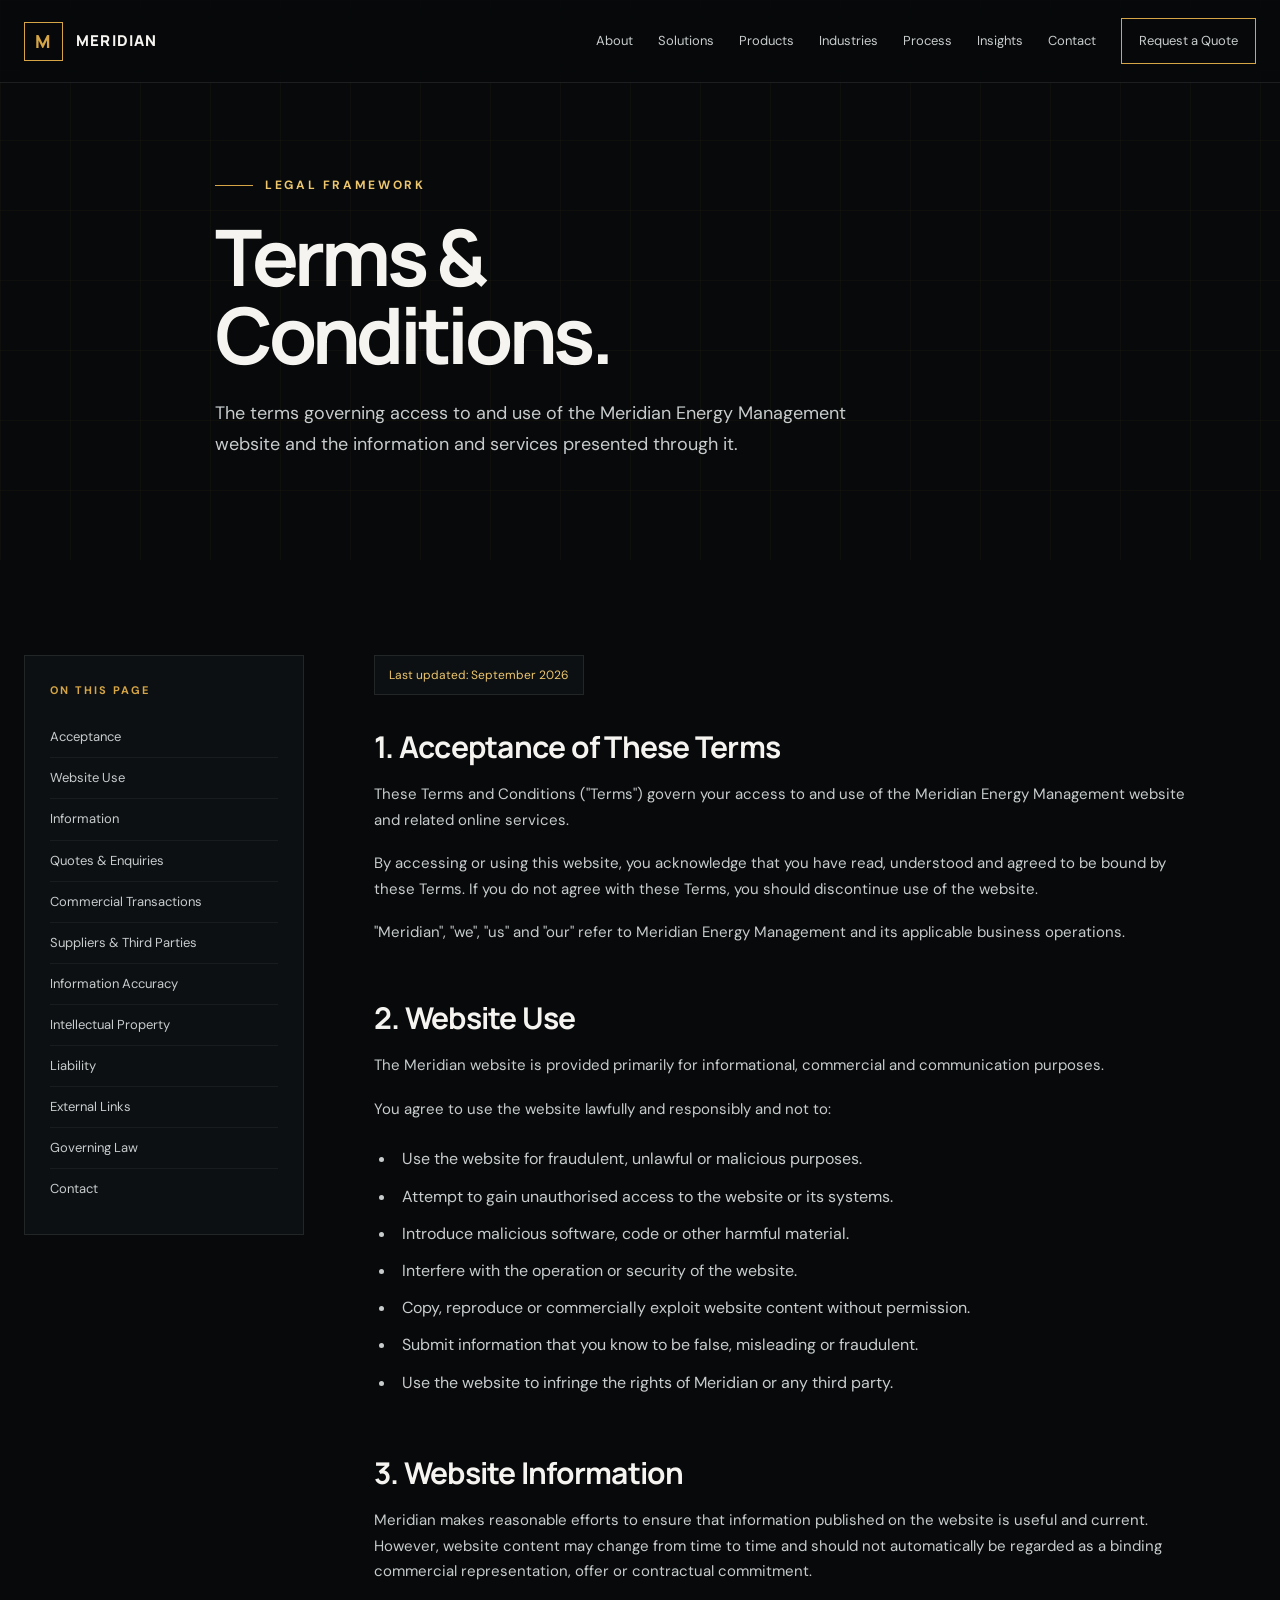
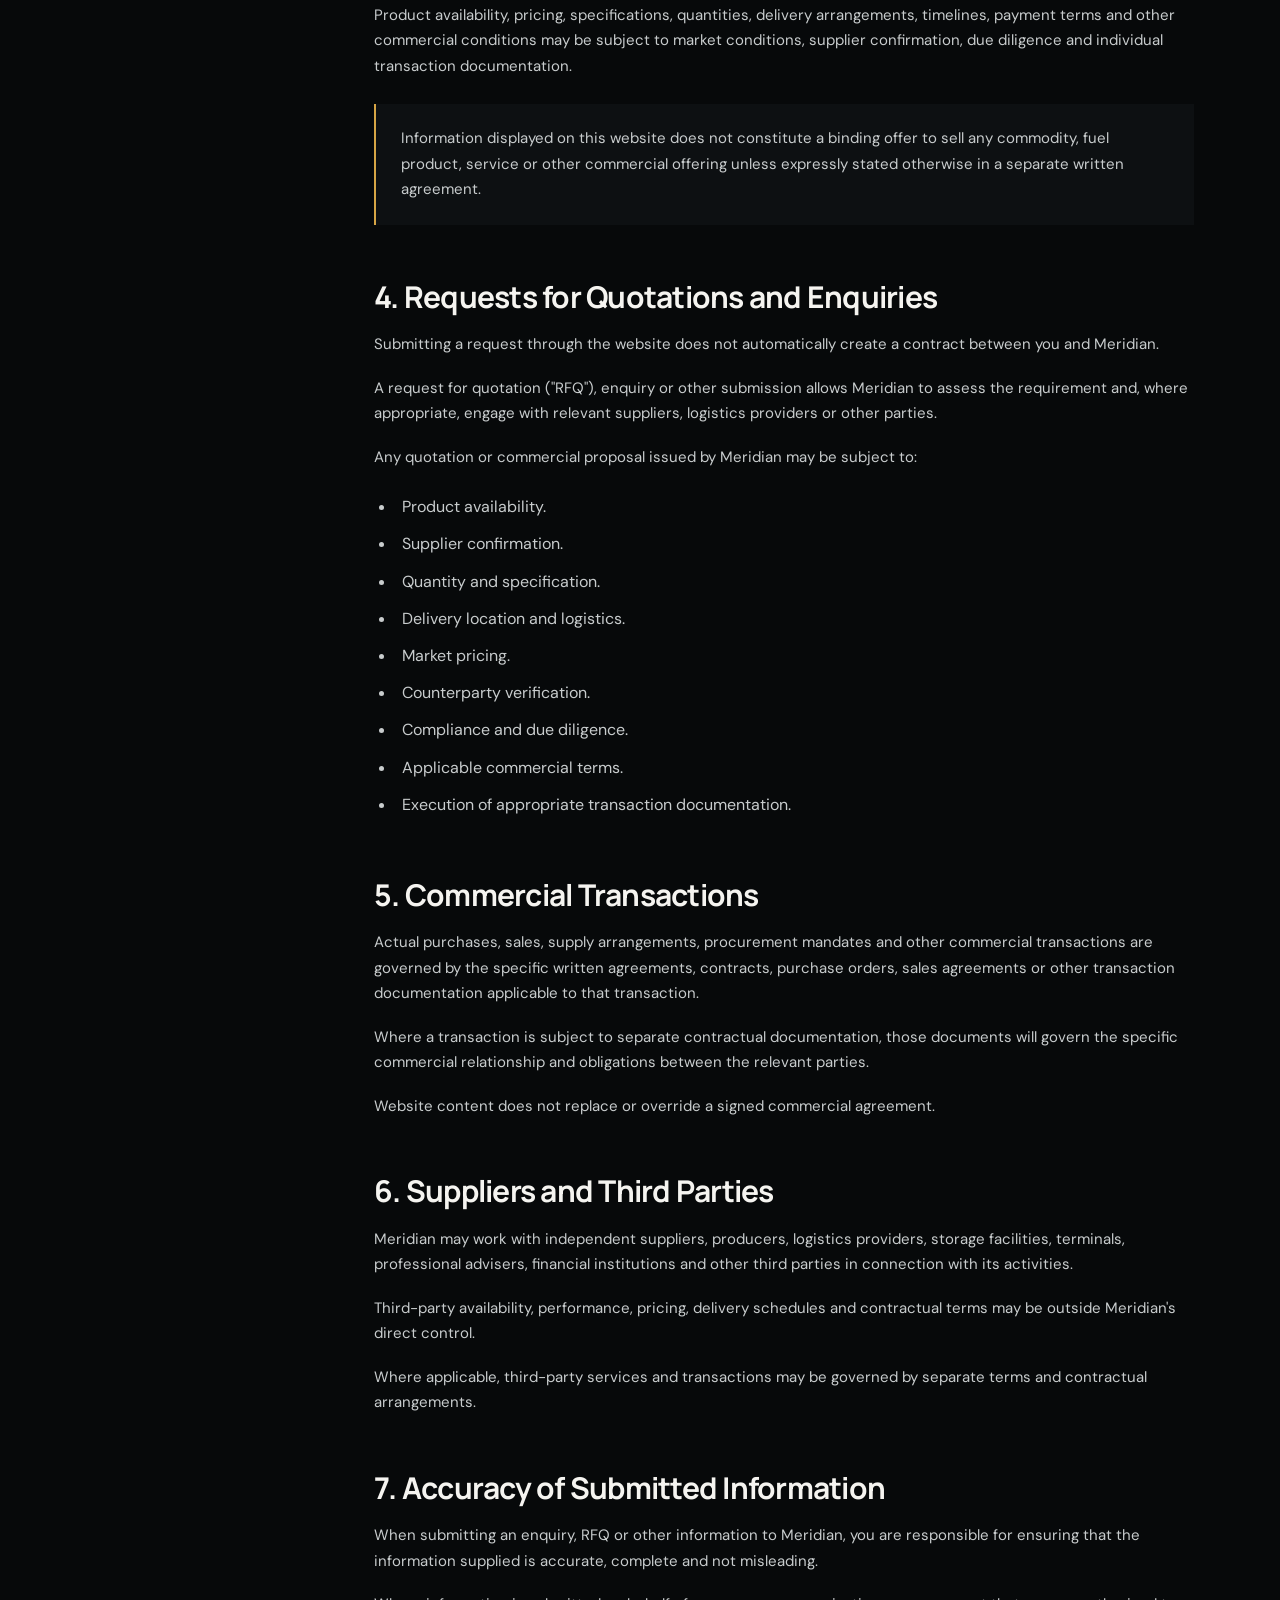
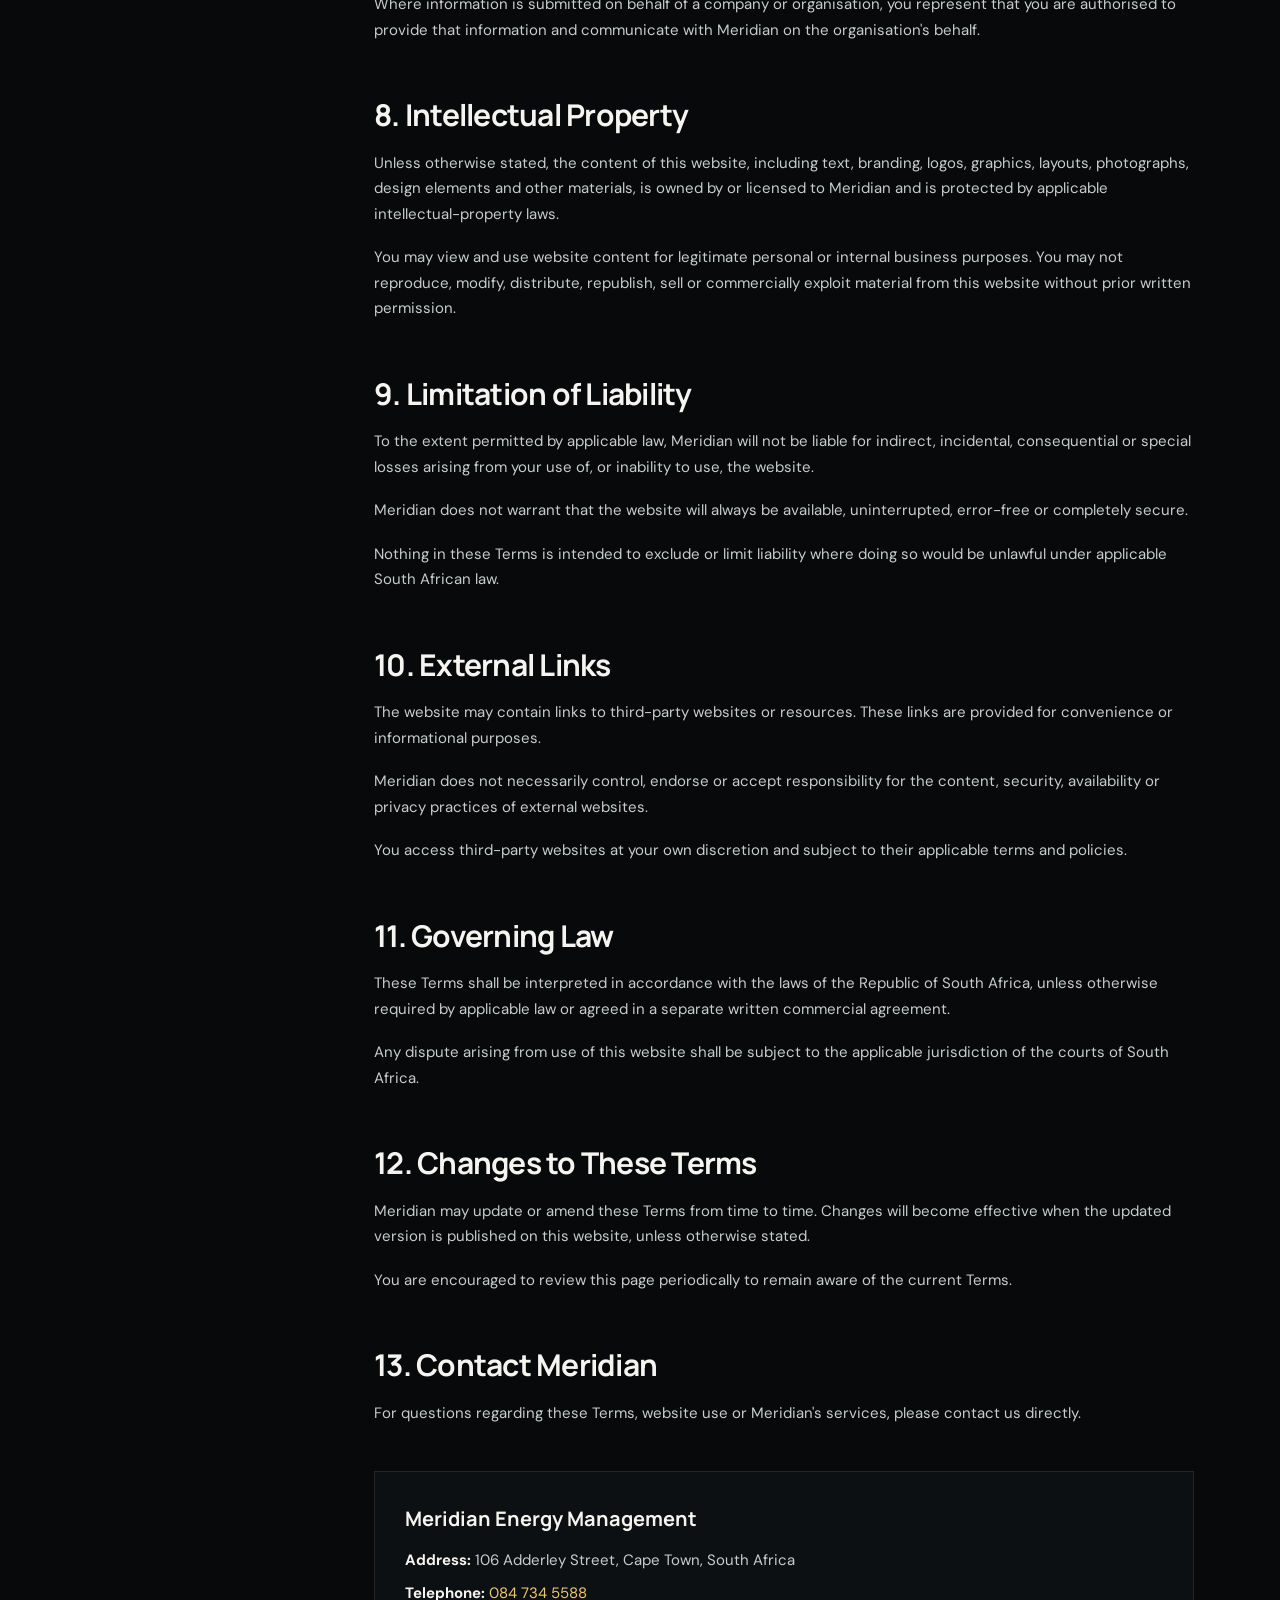
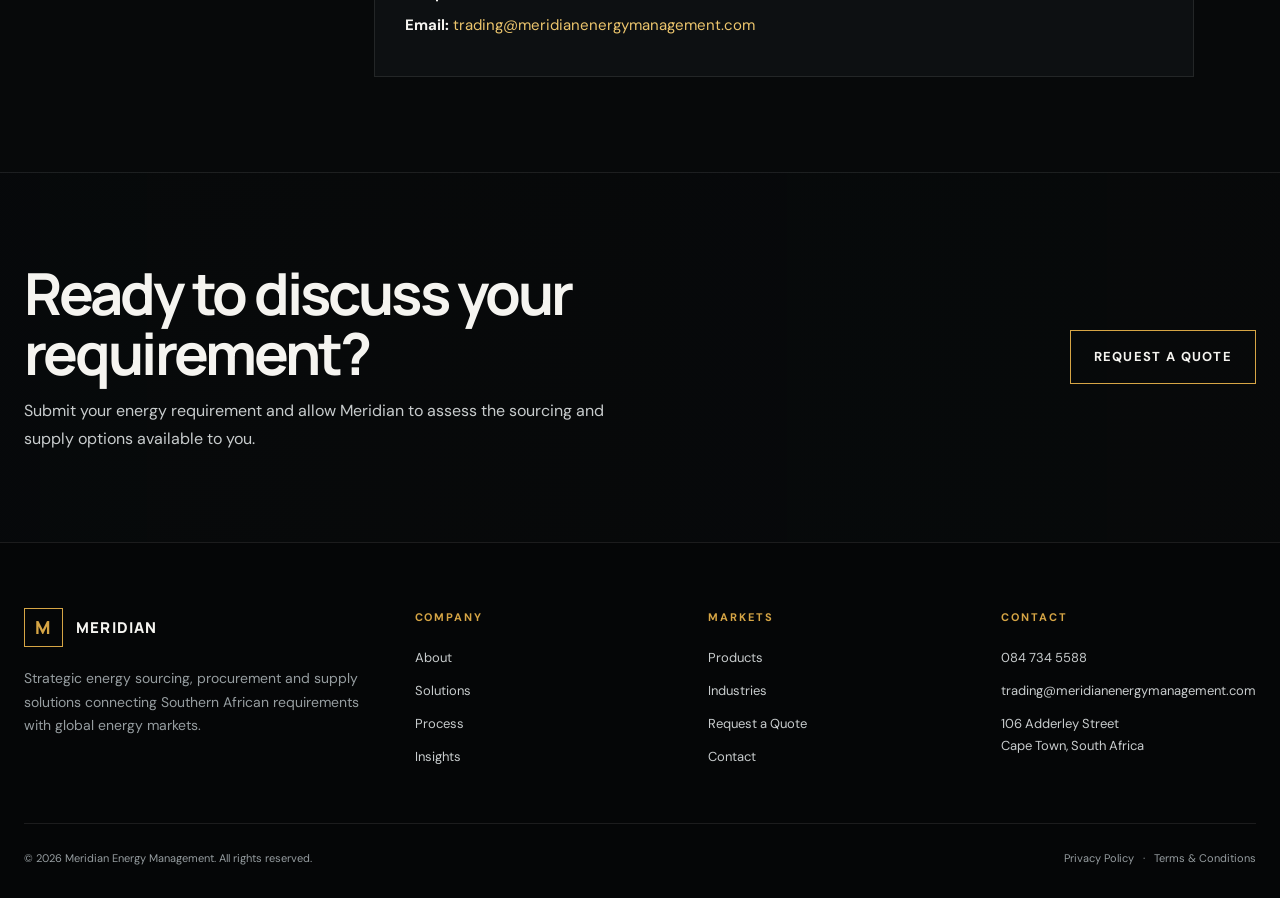
<file: terms.html>
<!DOCTYPE html>
<html lang="en">
<head>
<meta charset="UTF-8">
<meta name="viewport" content="width=device-width, initial-scale=1.0">

<title>Terms & Conditions | Meridian Energy Management</title>
<meta name="description" content="Terms and Conditions governing use of the Meridian Energy Management website and related enquiries and services.">
<meta name="robots" content="index, follow">

<link rel="preconnect" href="https://fonts.googleapis.com">
<link rel="preconnect" href="https://fonts.gstatic.com" crossorigin>
<link href="https://fonts.googleapis.com/css2?family=DM+Sans:wght@400;500;600;700&family=Manrope:wght@400;500;600;700;800&display=swap" rel="stylesheet">

<style>
:root{
--black:#07090a;
--black2:#0d1012;
--black3:#14181b;
--white:#f5f4f0;
--grey:#969da0;
--grey-light:#c8cccd;
--gold:#d6a545;
--gold-light:#edc66d;
--border:rgba(255,255,255,.09);
--max:1240px
}

*{margin:0;padding:0;box-sizing:border-box}

html{scroll-behavior:smooth}

body{
font-family:"DM Sans",sans-serif;
background:var(--black);
color:var(--white);
line-height:1.7;
overflow-x:hidden
}

a{text-decoration:none;color:inherit}

.container{
width:min(var(--max),calc(100% - 48px));
margin:auto
}

/* HEADER */

header{
position:fixed;
top:0;
left:0;
width:100%;
z-index:1000;
background:rgba(7,9,10,.9);
backdrop-filter:blur(18px);
border-bottom:1px solid var(--border)
}

.nav{
height:82px;
display:flex;
align-items:center;
justify-content:space-between
}

.logo{
display:flex;
align-items:center;
gap:13px;
font-family:"Manrope",sans-serif;
font-weight:800;
letter-spacing:.08em;
font-size:15px
}

.logo-mark{
width:39px;
height:39px;
border:1px solid var(--gold);
display:flex;
align-items:center;
justify-content:center;
color:var(--gold);
font-weight:800;
font-size:18px
}

.nav-links{
display:flex;
align-items:center;
gap:25px;
font-size:13px;
color:var(--grey-light)
}

.nav-links a{transition:.25s}

.nav-links a:hover{color:var(--gold-light)}

.nav-cta{
border:1px solid var(--gold);
padding:11px 17px
}

.menu{
display:none;
font-size:25px;
cursor:pointer;
color:var(--gold)
}

/* HERO */

.hero{
padding:175px 0 100px;
position:relative;
overflow:hidden;
background:
linear-gradient(90deg,rgba(7,9,10,.97),rgba(7,9,10,.78)),
url("https://images.unsplash.com/photo-1473341304170-971dccb5ac1e?auto=format&fit=crop&w=2200&q=85")
center/cover
}

.hero:after{
content:"";
position:absolute;
inset:0;
background:
linear-gradient(rgba(214,165,69,.035) 1px,transparent 1px),
linear-gradient(90deg,rgba(214,165,69,.035) 1px,transparent 1px);
background-size:70px 70px;
pointer-events:none
}

.hero-content{
position:relative;
z-index:2;
max-width:850px
}

.eyebrow{
display:flex;
align-items:center;
gap:12px;
font-size:12px;
text-transform:uppercase;
letter-spacing:.22em;
color:var(--gold-light);
font-weight:700;
margin-bottom:22px
}

.eyebrow:before{
content:"";
width:38px;
height:1px;
background:var(--gold)
}

h1{
font-family:"Manrope",sans-serif;
font-size:clamp(48px,7vw,78px);
line-height:1;
letter-spacing:-.055em;
margin-bottom:25px
}

.hero p{
font-size:18px;
color:var(--grey-light);
max-width:700px
}

/* CONTENT */

.content-section{
padding:95px 0
}

.content-layout{
display:grid;
grid-template-columns:280px 1fr;
gap:70px;
align-items:start
}

.sidebar{
position:sticky;
top:115px;
border:1px solid var(--border);
background:var(--black2);
padding:25px
}

.sidebar-title{
font-size:11px;
text-transform:uppercase;
letter-spacing:.18em;
color:var(--gold);
font-weight:700;
margin-bottom:18px
}

.sidebar a{
display:block;
font-size:13px;
color:var(--grey-light);
padding:9px 0;
border-bottom:1px solid rgba(255,255,255,.05);
transition:.2s
}

.sidebar a:last-child{border-bottom:0}

.sidebar a:hover{
color:var(--gold-light);
padding-left:5px
}

.terms{
max-width:820px
}

.last-updated{
display:inline-block;
border:1px solid var(--border);
background:var(--black2);
padding:9px 14px;
font-size:12px;
color:var(--gold-light);
margin-bottom:35px
}

.terms h2{
font-family:"Manrope";
font-size:30px;
line-height:1.15;
letter-spacing:-.025em;
margin:55px 0 18px
}

.terms h2:first-of-type{margin-top:0}

.terms h3{
font-family:"Manrope";
font-size:20px;
margin:30px 0 12px
}

.terms p{
color:var(--grey-light);
font-size:15px;
margin-bottom:18px
}

.terms ul,
.terms ol{
margin:15px 0 25px 22px;
color:var(--grey-light)
}

.terms li{
padding:5px 0;
padding-left:6px
}

.terms strong{color:var(--white)}

.highlight{
border-left:2px solid var(--gold);
background:var(--black2);
padding:22px 25px;
margin:25px 0 30px
}

.highlight p{margin:0}

.contact-box{
margin-top:45px;
padding:30px;
border:1px solid var(--border);
background:var(--black2)
}

.contact-box h3{
margin-top:0;
color:var(--white)
}

.contact-box p{margin-bottom:7px}

.contact-box a{color:var(--gold-light)}

/* CTA */

.cta{
padding:90px 0;
border-top:1px solid var(--border);
background:
linear-gradient(90deg,rgba(7,9,10,.95),rgba(7,9,10,.76)),
url("https://images.unsplash.com/photo-1508514177221-188b1cf16e9d?auto=format&fit=crop&w=2200&q=85")
center/cover
}

.cta-inner{
display:flex;
justify-content:space-between;
align-items:center;
gap:45px
}

.cta h2{
font-family:"Manrope";
font-size:clamp(34px,5vw,58px);
line-height:1.03;
letter-spacing:-.05em;
max-width:720px
}

.cta p{
color:var(--grey-light);
margin-top:15px;
max-width:600px
}

.btn{
display:inline-flex;
align-items:center;
justify-content:center;
padding:15px 23px;
border:1px solid var(--gold);
font-size:13px;
font-weight:700;
text-transform:uppercase;
letter-spacing:.1em;
transition:.25s;
white-space:nowrap
}

.btn:hover{
background:var(--gold);
color:var(--black)
}

/* FOOTER */

footer{
background:#050607;
border-top:1px solid var(--border);
padding:65px 0 30px
}

.footer-grid{
display:grid;
grid-template-columns:1.4fr 1fr 1fr 1fr;
gap:50px;
padding-bottom:55px
}

.footer-brand p{
color:var(--grey);
font-size:14px;
max-width:340px;
margin-top:20px
}

.footer-title{
font-size:11px;
text-transform:uppercase;
letter-spacing:.18em;
color:var(--gold);
margin-bottom:20px;
font-weight:700
}

.footer-links{
display:flex;
flex-direction:column;
gap:11px;
font-size:13px;
color:var(--grey-light)
}

.footer-links a:hover{color:var(--gold-light)}

.footer-bottom{
border-top:1px solid var(--border);
padding-top:25px;
display:flex;
justify-content:space-between;
gap:20px;
font-size:11px;
color:var(--grey)
}

/* MOBILE */

@media(max-width:900px){

.nav-links{
position:absolute;
top:82px;
left:0;
width:100%;
background:rgba(7,9,10,.98);
border-bottom:1px solid var(--border);
display:none;
flex-direction:column;
align-items:flex-start;
padding:25px
}

.nav-links.active{display:flex}

.menu{display:block}

.content-layout{
grid-template-columns:1fr;
gap:40px
}

.sidebar{
position:relative;
top:auto
}

.cta-inner{
flex-direction:column;
align-items:flex-start
}

.footer-grid{
grid-template-columns:1fr 1fr
}
}

@media(max-width:600px){

.container{
width:min(var(--max),calc(100% - 30px))
}

.hero{
padding:150px 0 80px
}

h1{font-size:48px}

.content-section{padding:70px 0}

.terms h2{font-size:27px}

.footer-grid{grid-template-columns:1fr}

.footer-bottom{flex-direction:column}
}
</style>
</head>

<body>

<header>
<div class="container nav">

<a href="index.html" class="logo">
<div class="logo-mark">M</div>
<span>MERIDIAN</span>
</a>

<div class="menu" onclick="toggleMenu()">☰</div>

<nav class="nav-links" id="navLinks">
<a href="about.html">About</a>
<a href="solutions.html">Solutions</a>
<a href="products.html">Products</a>
<a href="industries.html">Industries</a>
<a href="process.html">Process</a>
<a href="insights.html">Insights</a>
<a href="contact.html">Contact</a>
<a href="quote.html" class="nav-cta">Request a Quote</a>
</nav>

</div>
</header>

<main>

<section class="hero">
<div class="container hero-content">

<div class="eyebrow">Legal Framework</div>

<h1>Terms &<br>Conditions.</h1>

<p>
The terms governing access to and use of the Meridian Energy Management website and the information and services presented through it.
</p>

</div>
</section>

<section class="content-section">

<div class="container content-layout">

<aside class="sidebar">

<div class="sidebar-title">On this page</div>

<a href="#acceptance">Acceptance</a>
<a href="#website">Website Use</a>
<a href="#information">Information</a>
<a href="#quotes">Quotes & Enquiries</a>
<a href="#commercial">Commercial Transactions</a>
<a href="#suppliers">Suppliers & Third Parties</a>
<a href="#accuracy">Information Accuracy</a>
<a href="#intellectual">Intellectual Property</a>
<a href="#liability">Liability</a>
<a href="#external">External Links</a>
<a href="#law">Governing Law</a>
<a href="#contact">Contact</a>

</aside>

<article class="terms">

<div class="last-updated">
Last updated: September 2026
</div>

<h2 id="acceptance">1. Acceptance of These Terms</h2>

<p>
These Terms and Conditions ("Terms") govern your access to and use of the Meridian Energy Management website and related online services.
</p>

<p>
By accessing or using this website, you acknowledge that you have read, understood and agreed to be bound by these Terms. If you do not agree with these Terms, you should discontinue use of the website.
</p>

<p>
"Meridian", "we", "us" and "our" refer to Meridian Energy Management and its applicable business operations.
</p>

<h2 id="website">2. Website Use</h2>

<p>
The Meridian website is provided primarily for informational, commercial and communication purposes.
</p>

<p>
You agree to use the website lawfully and responsibly and not to:
</p>

<ul>
<li>Use the website for fraudulent, unlawful or malicious purposes.</li>
<li>Attempt to gain unauthorised access to the website or its systems.</li>
<li>Introduce malicious software, code or other harmful material.</li>
<li>Interfere with the operation or security of the website.</li>
<li>Copy, reproduce or commercially exploit website content without permission.</li>
<li>Submit information that you know to be false, misleading or fraudulent.</li>
<li>Use the website to infringe the rights of Meridian or any third party.</li>
</ul>

<h2 id="information">3. Website Information</h2>

<p>
Meridian makes reasonable efforts to ensure that information published on the website is useful and current. However, website content may change from time to time and should not automatically be regarded as a binding commercial representation, offer or contractual commitment.
</p>

<p>
Product availability, pricing, specifications, quantities, delivery arrangements, timelines, payment terms and other commercial conditions may be subject to market conditions, supplier confirmation, due diligence and individual transaction documentation.
</p>

<div class="highlight">
<p>
Information displayed on this website does not constitute a binding offer to sell any commodity, fuel product, service or other commercial offering unless expressly stated otherwise in a separate written agreement.
</p>
</div>

<h2 id="quotes">4. Requests for Quotations and Enquiries</h2>

<p>
Submitting a request through the website does not automatically create a contract between you and Meridian.
</p>

<p>
A request for quotation ("RFQ"), enquiry or other submission allows Meridian to assess the requirement and, where appropriate, engage with relevant suppliers, logistics providers or other parties.
</p>

<p>
Any quotation or commercial proposal issued by Meridian may be subject to:
</p>

<ul>
<li>Product availability.</li>
<li>Supplier confirmation.</li>
<li>Quantity and specification.</li>
<li>Delivery location and logistics.</li>
<li>Market pricing.</li>
<li>Counterparty verification.</li>
<li>Compliance and due diligence.</li>
<li>Applicable commercial terms.</li>
<li>Execution of appropriate transaction documentation.</li>
</ul>

<h2 id="commercial">5. Commercial Transactions</h2>

<p>
Actual purchases, sales, supply arrangements, procurement mandates and other commercial transactions are governed by the specific written agreements, contracts, purchase orders, sales agreements or other transaction documentation applicable to that transaction.
</p>

<p>
Where a transaction is subject to separate contractual documentation, those documents will govern the specific commercial relationship and obligations between the relevant parties.
</p>

<p>
Website content does not replace or override a signed commercial agreement.
</p>

<h2 id="suppliers">6. Suppliers and Third Parties</h2>

<p>
Meridian may work with independent suppliers, producers, logistics providers, storage facilities, terminals, professional advisers, financial institutions and other third parties in connection with its activities.
</p>

<p>
Third-party availability, performance, pricing, delivery schedules and contractual terms may be outside Meridian's direct control.
</p>

<p>
Where applicable, third-party services and transactions may be governed by separate terms and contractual arrangements.
</p>

<h2 id="accuracy">7. Accuracy of Submitted Information</h2>

<p>
When submitting an enquiry, RFQ or other information to Meridian, you are responsible for ensuring that the information supplied is accurate, complete and not misleading.
</p>

<p>
Where information is submitted on behalf of a company or organisation, you represent that you are authorised to provide that information and communicate with Meridian on the organisation's behalf.
</p>

<h2 id="intellectual">8. Intellectual Property</h2>

<p>
Unless otherwise stated, the content of this website, including text, branding, logos, graphics, layouts, photographs, design elements and other materials, is owned by or licensed to Meridian and is protected by applicable intellectual-property laws.
</p>

<p>
You may view and use website content for legitimate personal or internal business purposes. You may not reproduce, modify, distribute, republish, sell or commercially exploit material from this website without prior written permission.
</p>

<h2 id="liability">9. Limitation of Liability</h2>

<p>
To the extent permitted by applicable law, Meridian will not be liable for indirect, incidental, consequential or special losses arising from your use of, or inability to use, the website.
</p>

<p>
Meridian does not warrant that the website will always be available, uninterrupted, error-free or completely secure.
</p>

<p>
Nothing in these Terms is intended to exclude or limit liability where doing so would be unlawful under applicable South African law.
</p>

<h2 id="external">10. External Links</h2>

<p>
The website may contain links to third-party websites or resources. These links are provided for convenience or informational purposes.
</p>

<p>
Meridian does not necessarily control, endorse or accept responsibility for the content, security, availability or privacy practices of external websites.
</p>

<p>
You access third-party websites at your own discretion and subject to their applicable terms and policies.
</p>

<h2 id="law">11. Governing Law</h2>

<p>
These Terms shall be interpreted in accordance with the laws of the Republic of South Africa, unless otherwise required by applicable law or agreed in a separate written commercial agreement.
</p>

<p>
Any dispute arising from use of this website shall be subject to the applicable jurisdiction of the courts of South Africa.
</p>

<h2>12. Changes to These Terms</h2>

<p>
Meridian may update or amend these Terms from time to time. Changes will become effective when the updated version is published on this website, unless otherwise stated.
</p>

<p>
You are encouraged to review this page periodically to remain aware of the current Terms.
</p>

<h2 id="contact">13. Contact Meridian</h2>

<p>
For questions regarding these Terms, website use or Meridian's services, please contact us directly.
</p>

<div class="contact-box">

<h3>Meridian Energy Management</h3>

<p><strong>Address:</strong> 106 Adderley Street, Cape Town, South Africa</p>

<p><strong>Telephone:</strong> <a href="tel:0847345588">084 734 5588</a></p>

<p><strong>Email:</strong> <a href="mailto:trading@meridianenergymanagement.com">trading@meridianenergymanagement.com</a></p>

</div>

</article>

</div>

</section>

<section class="cta">

<div class="container cta-inner">

<div>

<h2>Ready to discuss your requirement?</h2>

<p>
Submit your energy requirement and allow Meridian to assess the sourcing and supply options available to you.
</p>

</div>

<a href="quote.html" class="btn">Request a Quote</a>

</div>

</section>

</main>

<footer>

<div class="container">

<div class="footer-grid">

<div class="footer-brand">

<a href="index.html" class="logo">
<div class="logo-mark">M</div>
<span>MERIDIAN</span>
</a>

<p>
Strategic energy sourcing, procurement and supply solutions connecting Southern African requirements with global energy markets.
</p>

</div>

<div>

<div class="footer-title">Company</div>

<div class="footer-links">
<a href="about.html">About</a>
<a href="solutions.html">Solutions</a>
<a href="process.html">Process</a>
<a href="insights.html">Insights</a>
</div>

</div>

<div>

<div class="footer-title">Markets</div>

<div class="footer-links">
<a href="products.html">Products</a>
<a href="industries.html">Industries</a>
<a href="quote.html">Request a Quote</a>
<a href="contact.html">Contact</a>
</div>

</div>

<div>

<div class="footer-title">Contact</div>

<div class="footer-links">
<a href="tel:0847345588">084 734 5588</a>
<a href="mailto:trading@meridianenergymanagement.com">trading@meridianenergymanagement.com</a>
<span>106 Adderley Street<br>Cape Town, South Africa</span>
</div>

</div>

</div>

<div class="footer-bottom">

<span>© 2026 Meridian Energy Management. All rights reserved.</span>

<div>
<a href="privacy.html">Privacy Policy</a>
&nbsp;&nbsp;·&nbsp;&nbsp;
<a href="terms.html">Terms &amp; Conditions</a>
</div>

</div>

</div>

</footer>

<script>
function toggleMenu(){
document.getElementById("navLinks").classList.toggle("active");
}

document.querySelectorAll(".nav-links a").forEach(link=>{
link.addEventListener("click",()=>{
document.getElementById("navLinks").classList.remove("active");
});
});
</script>

</body>
</html>
</file>
